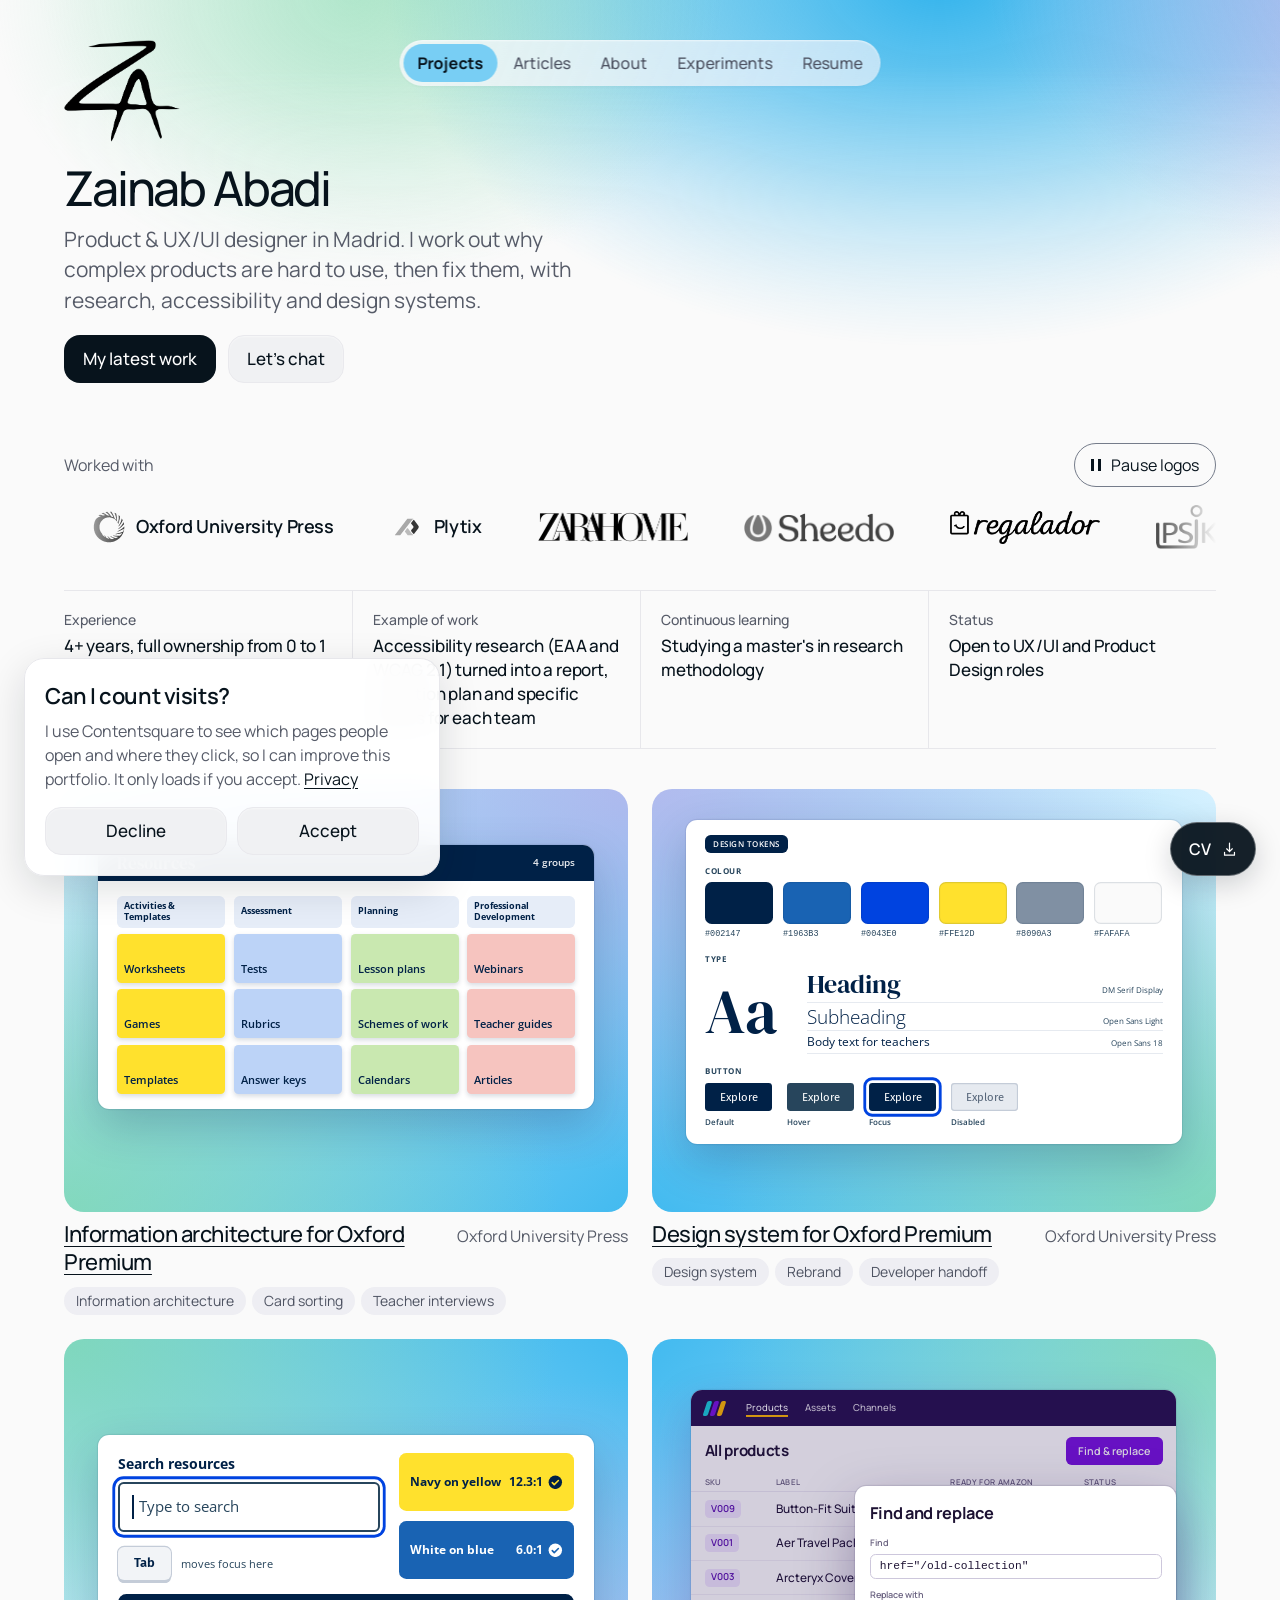
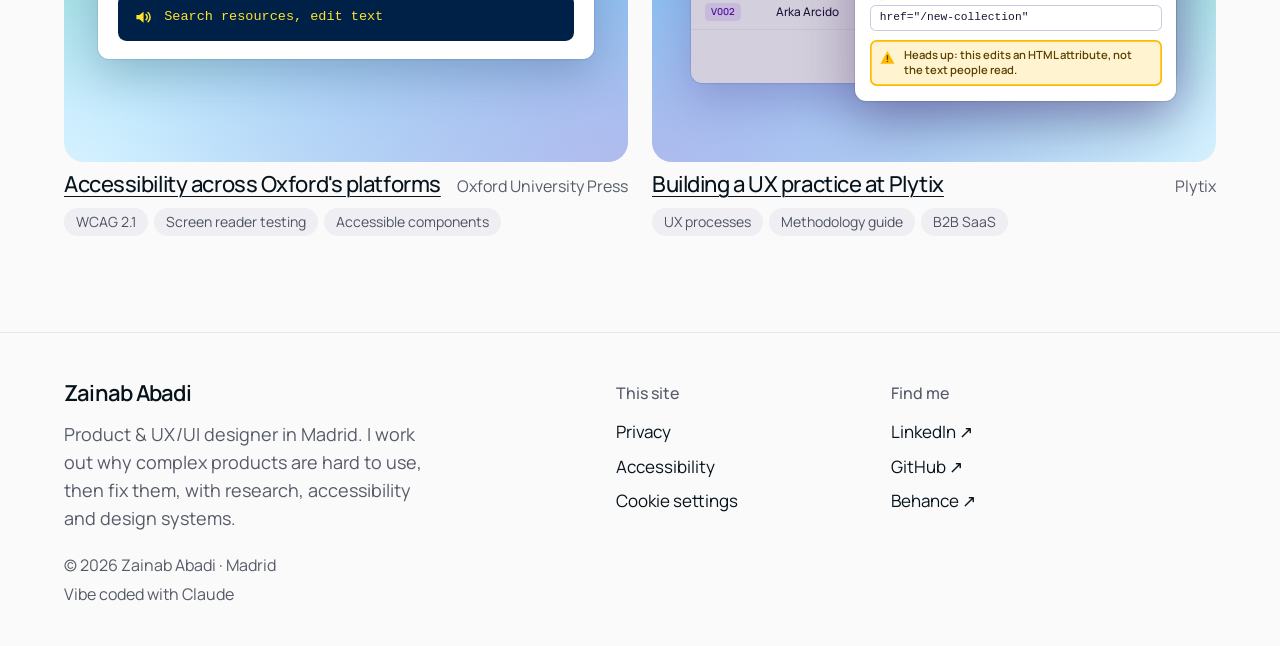
<file: index.html>
<!doctype html>
<html lang="en"><head>
<meta charset="utf-8"><meta name="viewport" content="width=device-width,initial-scale=1">
<title>Zainab Abadi | Product &amp; UX/UI Designer</title><meta name="description" content="Zainab Abadi, Product &amp; UX/UI designer in Madrid. Case studies on research, information architecture, accessibility and design systems.">
<meta name="theme-color" content="#fafafa"><link rel="icon" type="image/svg+xml" href="favicon.svg">
<link rel="preconnect" href="https://fonts.googleapis.com"><link rel="preconnect" href="https://fonts.gstatic.com" crossorigin>
<link href="https://fonts.googleapis.com/css2?family=Manrope:wght@400;500;600;700&display=swap" rel="stylesheet">
<link rel="stylesheet" href="style.css?v=20261103a"><link rel="stylesheet" href="glass.css?v=20261103a">
<link rel="stylesheet" href="extras.css?v=20261028d">
<link href="https://fonts.googleapis.com/css2?family=DM+Serif+Display&family=Open+Sans:wght@300;400;600;700&family=Fira+Sans:wght@400;600&display=swap" rel="stylesheet">
<link rel="stylesheet" href="thumbs.css?v=20261030a">
<script>document.documentElement.classList.add("js");setTimeout(function(){if(!window.__thumbs)document.documentElement.classList.remove("js")},3000)</script>
<link rel="stylesheet" href="type.css?v=20261112b">
</head><body><div class="brand-atmosphere" aria-hidden="true"></div><a class="skip-link" href="#main">Skip to content</a>
<header class="topbar"><nav class="dock-links" aria-label="Primary navigation"><a href="index.html" class="is-current" aria-current="page">Projects</a><a href="articles.html">Articles</a><a href="about.html">About</a><a href="experiments.html">Experiments</a><a href="resume.html">Resume</a></nav></header>
<a class="cv-bubble" href="assets/Zainab-Abadi-CV.pdf" download="Zainab-Abadi-CV.pdf" aria-label="Download CV (PDF)" title="Download CV (PDF)"><span>CV</span><svg width="17" height="17" viewBox="0 0 24 24" fill="none" stroke="currentColor" stroke-width="1.7" stroke-linecap="round" stroke-linejoin="round" aria-hidden="true"><path d="M12 3v12m-4-4 4 4 4-4M5 16v4h14v-4"/></svg></a>
<main id="main"><section class="container hero" aria-labelledby="profile-name">
  <a class="profile-link" href="index.html" aria-label="Zainab Abadi, home"><img class="profile-logo" src="assets/logo-white.png" width="663" height="582" alt="Zainab Abadi logo" fetchpriority="high"></a>
  <h1 id="profile-name">Zainab Abadi</h1>
  <p class="intro">Product &amp; UX/UI designer in Madrid. I work out why complex products are hard to use, then fix them, with research, accessibility and design systems.</p>
  <div class="hero-actions"><a class="button" href="index.html#work">My latest work</a><a class="button button-secondary" href="mailto:zainab.abadi.s@gmail.com" data-contact>Let's chat</a></div>
</section>
<section class="container trust" aria-labelledby="trust-label">
  <div class="trust-head"><p id="trust-label">Worked with</p><button type="button" class="ribbon-toggle" aria-controls="ribbon-track"><span class="ribbon-toggle-icon" aria-hidden="true"></span><span class="ribbon-toggle-text">Pause logos</span></button></div>
  <div class="ribbon"><div class="ribbon-inner" id="ribbon-track">
    <ul class="ribbon-list"><li><span class="rl-mark"><img src="assets/oup-logo.svg" alt="" width="34" height="34"><span>Oxford University Press</span></span></li><li><span class="rl-mark"><img src="assets/plytix-logo.svg" alt="" width="34" height="34"><span>Plytix</span></span></li><li><img class="rl rl-zara" src="assets/logos/logo-zara-home.png" alt="Zara Home" width="605" height="120"></li><li><img class="rl rl-sheedo" src="assets/logos/logo-sheedo.png" alt="Sheedo" width="619" height="120"></li><li><img class="rl rl-regalador" src="assets/logos/logo-regalador.png" alt="Regalador" width="545" height="120"></li><li><img class="rl rl-ipsik" src="assets/logos/logo-ipsik.png" alt="IPSIK" width="168" height="120"></li><li><img class="rl rl-alma" src="assets/logos/logo-alma-en-pena.png" alt="Alma en Pena" width="1366" height="120"></li><li><img class="rl rl-cam" src="assets/logos/logo-ca-minando-fronteras.png" alt="Ca-minando Fronteras" width="282" height="120"></li><li><img class="rl rl-pop" src="assets/logos/logo-poplockslay.png" alt="Poplockslay" width="560" height="160"></li></ul>
    <ul class="ribbon-list ribbon-dup" aria-hidden="true"><li><span class="rl-mark"><img src="assets/oup-logo.svg" alt="" width="34" height="34"><span>Oxford University Press</span></span></li><li><span class="rl-mark"><img src="assets/plytix-logo.svg" alt="" width="34" height="34"><span>Plytix</span></span></li><li><img class="rl rl-zara" src="assets/logos/logo-zara-home.png" alt="" width="605" height="120"></li><li><img class="rl rl-sheedo" src="assets/logos/logo-sheedo.png" alt="" width="619" height="120"></li><li><img class="rl rl-regalador" src="assets/logos/logo-regalador.png" alt="" width="545" height="120"></li><li><img class="rl rl-ipsik" src="assets/logos/logo-ipsik.png" alt="" width="168" height="120"></li><li><img class="rl rl-alma" src="assets/logos/logo-alma-en-pena.png" alt="" width="1366" height="120"></li><li><img class="rl rl-cam" src="assets/logos/logo-ca-minando-fronteras.png" alt="" width="282" height="120"></li><li><img class="rl rl-pop" src="assets/logos/logo-poplockslay.png" alt="" width="560" height="160"></li></ul>
  </div></div>
</section>
<section class="container glance" aria-label="At a glance"><dl>
  <div><dt>Experience</dt><dd>4+ years, full ownership from 0 to 1</dd></div>
  <div><dt>Example of work</dt><dd>Accessibility research (EAA and WCAG 2.1) turned into a report, an action plan and specific guides for each team</dd></div>
  <div><dt>Continuous learning</dt><dd>Studying a master's in research methodology</dd></div>
  <div><dt>Status</dt><dd>Open to UX/UI and Product Design roles</dd></div>
</dl></section>
<section id="work" class="container work-section" aria-labelledby="work-heading"><h2 id="work-heading" class="sr-only">Selected projects</h2><div class="work-grid"><a class="work-card" href="project.html?slug=oxford-platform" aria-label="Read case study: Information architecture for Oxford Premium">
  <div class="card-art card-art-1">
<div class="thumb thumb-rs" aria-hidden="true">
  <div class="rs-board">
    <div class="rs-top"><span>Resources</span><small>4 groups</small></div>
    <div class="rs-cols">
      <div class="rs-col rs-c1"><div class="rs-h" style="--i:0">Activities &amp; Templates</div>
        <div class="rs-n" style="--j:0;--sx:30cqw;--sy:12cqw;--sr:-9deg">Worksheets</div>
        <div class="rs-n" style="--j:4;--sx:44cqw;--sy:-4cqw;--sr:6deg">Games</div>
        <div class="rs-n" style="--j:8;--sx:20cqw;--sy:-14cqw;--sr:-3deg">Templates</div></div>
      <div class="rs-col rs-c2"><div class="rs-h" style="--i:1">Assessment</div>
        <div class="rs-n" style="--j:1;--sx:-26cqw;--sy:9cqw;--sr:8deg">Tests</div>
        <div class="rs-n" style="--j:5;--sx:18cqw;--sy:16cqw;--sr:-7deg">Rubrics</div>
        <div class="rs-n" style="--j:9;--sx:-12cqw;--sy:-12cqw;--sr:4deg">Answer keys</div></div>
      <div class="rs-col rs-c3"><div class="rs-h" style="--i:2">Planning</div>
        <div class="rs-n" style="--j:2;--sx:-30cqw;--sy:15cqw;--sr:5deg">Lesson plans</div>
        <div class="rs-n" style="--j:6;--sx:-6cqw;--sy:8cqw;--sr:-10deg">Schemes of work</div>
        <div class="rs-n" style="--j:10;--sx:-34cqw;--sy:-10cqw;--sr:7deg">Calendars</div></div>
      <div class="rs-col rs-c4"><div class="rs-h" style="--i:3">Professional Development</div>
        <div class="rs-n" style="--j:3;--sx:-52cqw;--sy:12cqw;--sr:-6deg">Webinars</div>
        <div class="rs-n" style="--j:7;--sx:-38cqw;--sy:-2cqw;--sr:9deg">Teacher guides</div>
        <div class="rs-n" style="--j:11;--sx:-58cqw;--sy:-14cqw;--sr:-4deg">Articles</div></div>
    </div>
  </div>
</div>
</div>
  <div class="work-meta"><h3>Information architecture for Oxford Premium</h3><span class="year">Oxford University Press</span></div><ul class="chips" aria-label="Topics"><li>Information architecture</li><li>Card sorting</li><li>Teacher interviews</li></ul>
</a>
<a class="work-card" href="project.html?slug=oxford-system" aria-label="Read case study: Design system for Oxford Premium">
  <div class="card-art card-art-2">
<div class="thumb thumb-ds" aria-hidden="true">
  <div class="ds-board">
    <span class="ds-tag">Design tokens</span>
    <div><div class="ds-label">Colour</div><div class="ds-swatches">
      <div class="ds-sw" style="--i:0"><i style="background:#002147"></i><span>#002147</span></div>
      <div class="ds-sw" style="--i:1"><i style="background:#1963B3"></i><span>#1963B3</span></div>
      <div class="ds-sw" style="--i:2"><i style="background:#0043E0"></i><span>#0043E0</span></div>
      <div class="ds-sw" style="--i:3"><i style="background:#FFE12D"></i><span>#FFE12D</span></div>
      <div class="ds-sw" style="--i:4"><i style="background:#8090A3"></i><span>#8090A3</span></div>
      <div class="ds-sw" style="--i:5"><i style="background:#FAFAFA"></i><span>#FAFAFA</span></div>
    </div></div>
    <div><div class="ds-label">Type</div><div class="ds-type">
      <div class="ds-aa">Aa</div>
      <div class="ds-lines">
        <div class="ds-line" style="--i:0"><b class="f-display">Heading</b><small>DM Serif Display</small></div>
        <div class="ds-line" style="--i:1"><b class="f-light">Subheading</b><small>Open Sans Light</small></div>
        <div class="ds-line" style="--i:2"><b class="f-body">Body text for teachers</b><small>Open Sans 18</small></div>
      </div></div></div>
    <div><div class="ds-label">Button</div><div class="ds-buttons">
      <div class="ds-b" style="--i:0"><span class="ds-btn">Explore</span><small>Default</small></div>
      <div class="ds-b" style="--i:1"><span class="ds-btn ds-hover">Explore</span><small>Hover</small></div>
      <div class="ds-b" style="--i:2"><span class="ds-btn ds-focus">Explore</span><small>Focus</small></div>
      <div class="ds-b" style="--i:3"><span class="ds-btn ds-off">Explore</span><small>Disabled</small></div>
    </div></div>
  </div>
</div>
</div>
  <div class="work-meta"><h3>Design system for Oxford Premium</h3><span class="year">Oxford University Press</span></div><ul class="chips" aria-label="Topics"><li>Design system</li><li>Rebrand</li><li>Developer handoff</li></ul>
</a>
<a class="work-card" href="project.html?slug=oxford-accessibility" aria-label="Read case study: Accessibility across Oxford&#39;s platforms">
  <div class="card-art card-art-3">
<div class="thumb thumb-ax" aria-hidden="true">
  <div class="ax-board">
    <div class="ax-form">
      <div class="ax-label">Search resources</div>
      <div class="ax-input"><i></i>Type to search</div>
      <div class="ax-keyrow"><span class="ax-key">Tab</span><span class="ax-hint">moves focus here</span></div>
    </div>
    <div class="ax-chips">
      <div class="ax-chip c1" style="--i:0"><span>Navy on yellow</span><em>12.3:1 <svg viewBox="0 0 24 24"><circle cx="12" cy="12" r="11" fill="#002147"/><path d="m7 12.5 3.2 3.2L17 9" fill="none" stroke="#ffe12d" stroke-width="2.6" stroke-linecap="round" stroke-linejoin="round"/></svg></em></div>
      <div class="ax-chip c2" style="--i:1"><span>White on blue</span><em>6.0:1 <svg viewBox="0 0 24 24"><circle cx="12" cy="12" r="11" fill="#fff"/><path d="m7 12.5 3.2 3.2L17 9" fill="none" stroke="#1963b3" stroke-width="2.6" stroke-linecap="round" stroke-linejoin="round"/></svg></em></div>
    </div>
    <div class="ax-sr">
      <svg viewBox="0 0 24 24"><path d="M4 9.5v5h3.6l4.9 4V5.5l-4.9 4H4Z" fill="#ffe12d"/><path d="M15.5 9a4 4 0 0 1 0 6M17.8 6.5a7.5 7.5 0 0 1 0 11" fill="none" stroke="#ffe12d" stroke-width="1.8" stroke-linecap="round"/></svg>
      <q>Search resources, edit text</q>
    </div>
  </div>
</div>
</div>
  <div class="work-meta"><h3>Accessibility across Oxford&#39;s platforms</h3><span class="year">Oxford University Press</span></div><ul class="chips" aria-label="Topics"><li>WCAG 2.1</li><li>Screen reader testing</li><li>Accessible components</li></ul>
</a>
<a class="work-card" href="project.html?slug=plytix" aria-label="Read case study: Building a UX practice at Plytix">
  <div class="card-art card-art-4">
<div class="thumb thumb-plytix" aria-hidden="true">
  <div class="tp-window">
    <div class="tp-nav"><span class="tp-logo"><i></i><i></i><i></i></span><span class="is-on">Products</span><span>Assets</span><span>Channels</span></div>
    <div class="tp-bar"><span class="tp-title">All products</span><span class="tp-btn">Find &amp; replace</span></div>
    <div class="tp-head"><span>SKU</span><span>Label</span><span>Ready for Amazon</span><span>Status</span></div>
    <div class="tp-row" style="--i:0"><span class="tp-sku">V009</span><span>Button-Fit Suit Jacket</span><span class="tp-bar-track" style="--p:87%">87.5%</span><span class="tp-chip ok">Completed</span></div>
    <div class="tp-row" style="--i:1"><span class="tp-sku">V001</span><span>Aer Travel Pack 2</span><span class="tp-bar-track" style="--p:87%">87.5%</span><span class="tp-chip ok">Completed</span></div>
    <div class="tp-row" style="--i:2"><span class="tp-sku">V003</span><span>Arcteryx Covert Case</span><span class="tp-bar-track" style="--p:75%">75.0%</span><span class="tp-chip draft">Draft</span></div>
    <div class="tp-row" style="--i:3"><span class="tp-sku">V002</span><span>Arka Arcido</span><span class="tp-bar-track" style="--p:62%">62.5%</span><span class="tp-chip draft">Draft</span></div>
    <div class="tp-scrim"></div>
  </div>
  <div class="tp-dialog">
    <div class="tp-dialog-title">Find and replace</div>
    <div class="tp-label">Find</div>
    <div class="tp-input"><span class="tp-type-1">href="/old-collection"</span></div>
    <div class="tp-label">Replace with</div>
    <div class="tp-input"><span class="tp-type-2">href="/new-collection"</span></div>
    <div class="tp-warning">
      <svg viewBox="0 0 24 24" aria-hidden="true"><path d="M12 3 2 21h20L12 3Z" fill="#ffb900"/><path d="M12 9.5v5M12 17.6v.1" stroke="#5b4100" stroke-width="2" stroke-linecap="round"/></svg>
      <span>Heads up: this edits an HTML attribute, not the text people read.</span>
    </div>
  </div>
  <svg class="tp-cursor" viewBox="0 0 24 24" aria-hidden="true"><path d="M3 2l7.5 19 2.7-7.8L21 10.5 3 2Z" fill="#111" stroke="#fff" stroke-width="1.6" stroke-linejoin="round"/></svg>
</div>
</div>
  <div class="work-meta"><h3>Building a UX practice at Plytix</h3><span class="year">Plytix</span></div><ul class="chips" aria-label="Topics"><li>UX processes</li><li>Methodology guide</li><li>B2B SaaS</li></ul>
</a></div></section>
</main>
<footer class="footer"><div class="container footer-grid">
  <div class="footer-profile"><a class="footer-name" href="index.html">Zainab Abadi</a><p>Product &amp; UX/UI designer in Madrid. I work out why complex products are hard to use, then fix them, with research, accessibility and design systems.</p><small>© 2026 Zainab Abadi · Madrid</small><small class="footer-credit">Vibe coded with Claude</small></div>
  <nav class="footer-links" aria-label="Site information"><h2>This site</h2><a href="privacy.html">Privacy</a><a href="accessibility.html">Accessibility</a><button type="button" class="cookie-settings" data-cookie-settings>Cookie settings</button></nav>
  <div class="footer-contact"><h2>Find me</h2><a href="https://www.linkedin.com/in/zainab-abadi-7878951b0/" target="_blank" rel="noopener noreferrer">LinkedIn <span aria-hidden="true">↗</span></a><a href="https://github.com/Abadisedraoui" target="_blank" rel="noopener noreferrer">GitHub <span aria-hidden="true">↗</span></a><a href="https://www.behance.net/az119" target="_blank" rel="noopener noreferrer">Behance <span aria-hidden="true">↗</span></a></div>
</div></footer>
<script defer src="navigation.js?v=20261021-tabfolio"></script><script defer src="thumbs.js?v=20261029"></script><script defer src="ribbon.js?v=20261029"></script><script defer src="consent.js?v=20261028"></script><script defer src="contact.js?v=20261028c"></script>
</body></html>
</file>
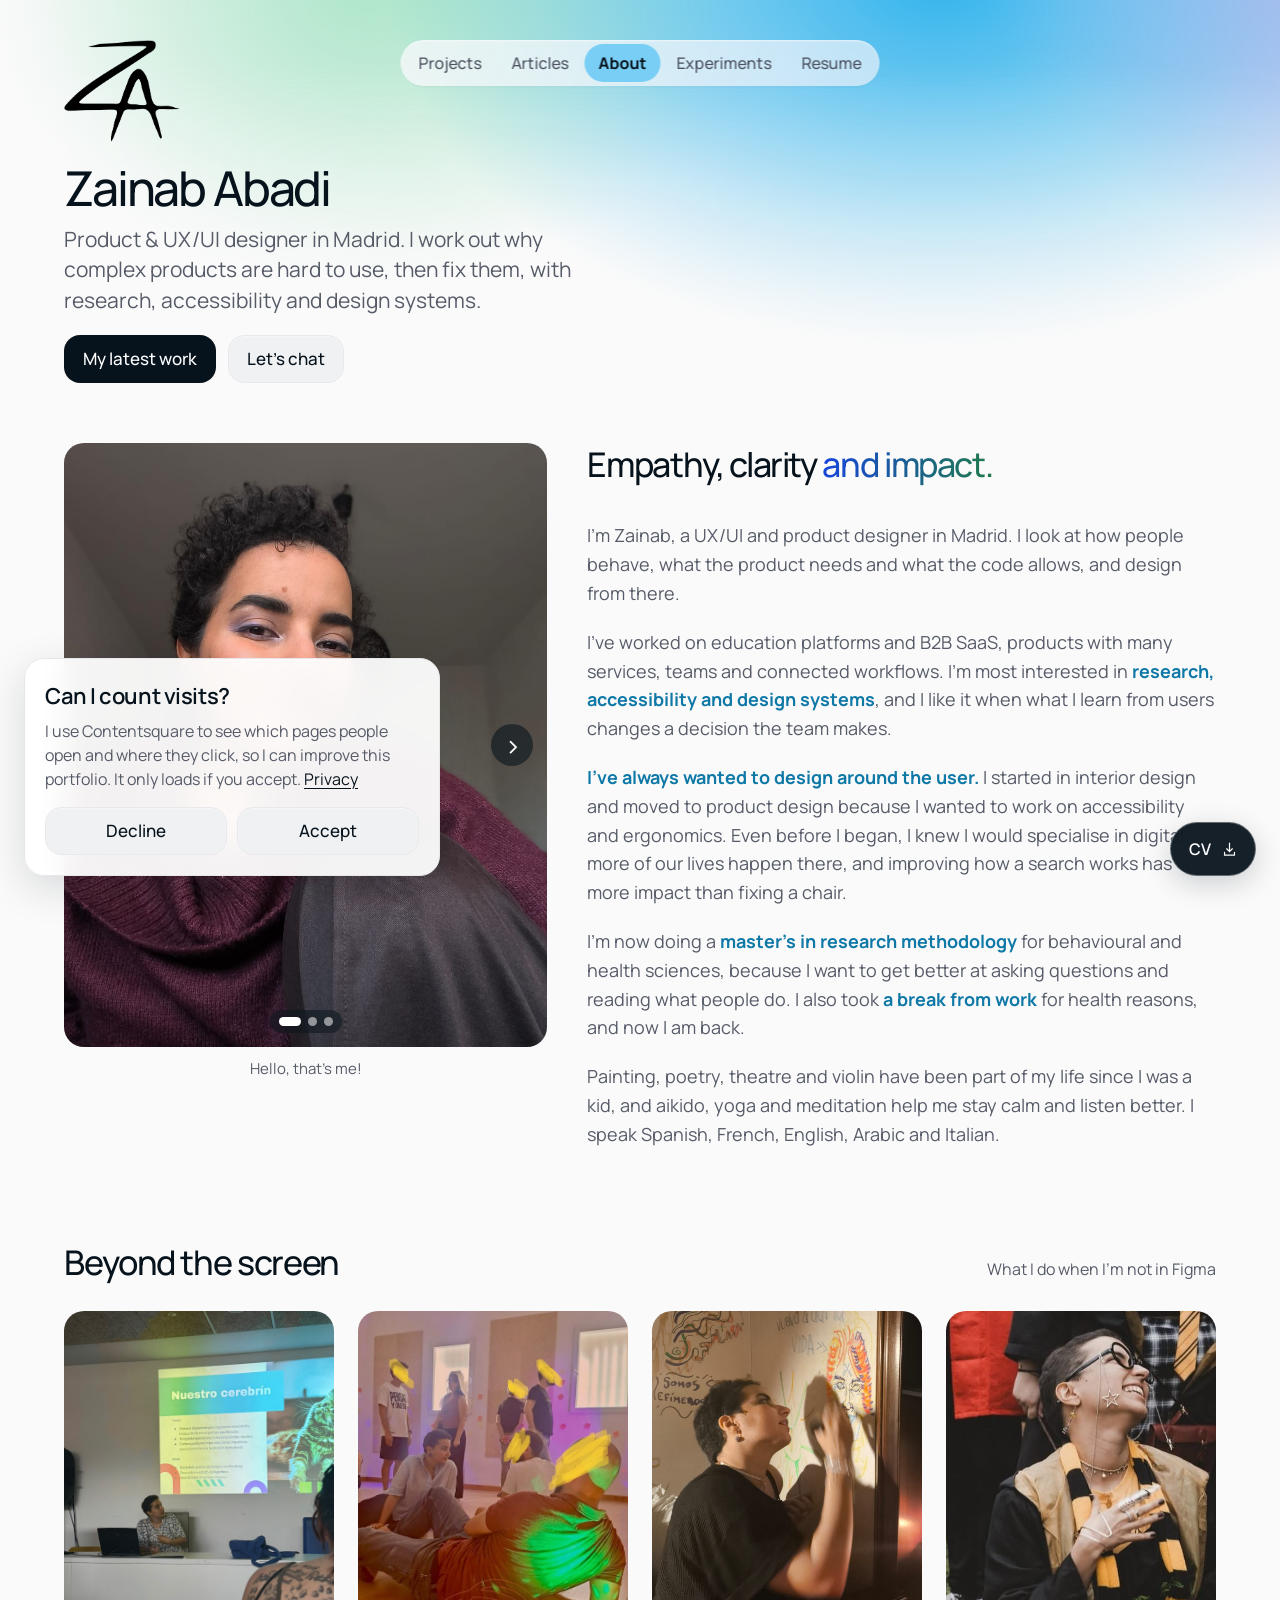
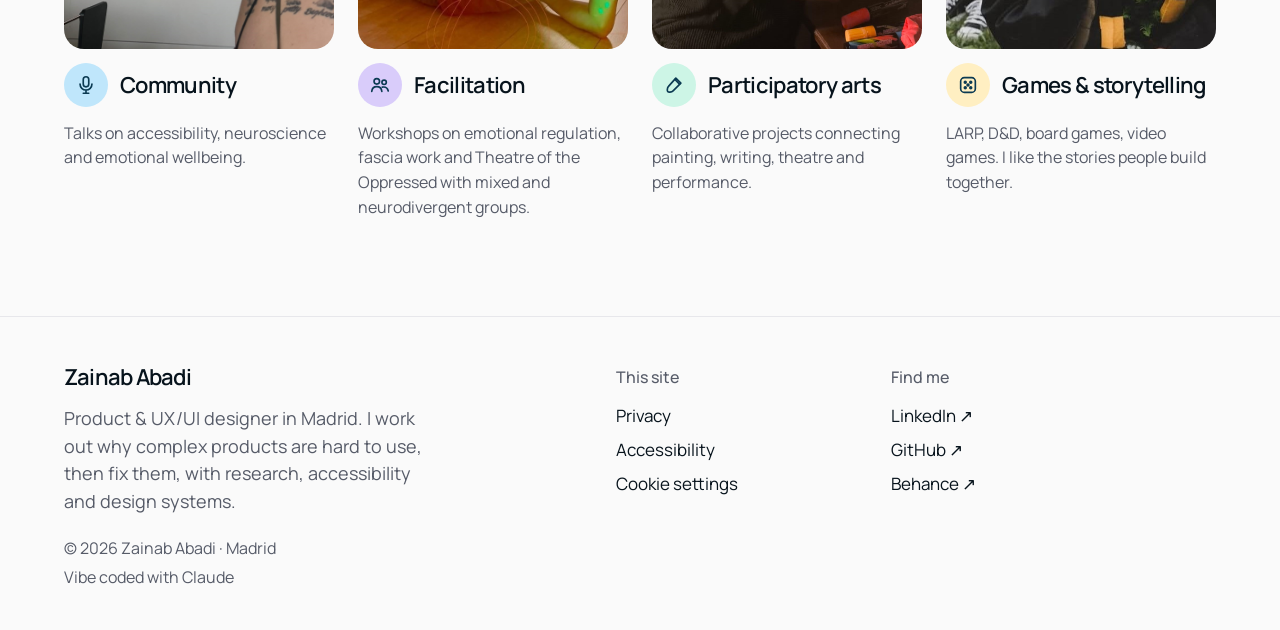
<file: about.html>
<!doctype html>
<html lang="en"><head>
<meta charset="utf-8"><meta name="viewport" content="width=device-width,initial-scale=1">
<title>About | Zainab Abadi</title><meta name="description" content="About Zainab Abadi, Product &amp; UX/UI Designer: experience, research, accessibility and creative practice.">
<meta name="theme-color" content="#fafafa"><link rel="icon" type="image/svg+xml" href="favicon.svg">
<link rel="preconnect" href="https://fonts.googleapis.com"><link rel="preconnect" href="https://fonts.gstatic.com" crossorigin>
<link href="https://fonts.googleapis.com/css2?family=Manrope:wght@400;500;600;700&display=swap" rel="stylesheet">
<link rel="stylesheet" href="style.css?v=20261103a"><link rel="stylesheet" href="glass.css?v=20261103a">
<link rel="stylesheet" href="extras.css?v=20261028d">
<link rel="stylesheet" href="type.css?v=20261112b">
</head><body><div class="brand-atmosphere" aria-hidden="true"></div><a class="skip-link" href="#main">Skip to content</a>
<header class="topbar"><nav class="dock-links" aria-label="Primary navigation"><a href="index.html">Projects</a><a href="articles.html">Articles</a><a href="about.html" class="is-current" aria-current="page">About</a><a href="experiments.html">Experiments</a><a href="resume.html">Resume</a></nav></header>
<a class="cv-bubble" href="assets/Zainab-Abadi-CV.pdf" download="Zainab-Abadi-CV.pdf" aria-label="Download CV (PDF)" title="Download CV (PDF)"><span>CV</span><svg width="17" height="17" viewBox="0 0 24 24" fill="none" stroke="currentColor" stroke-width="1.7" stroke-linecap="round" stroke-linejoin="round" aria-hidden="true"><path d="M12 3v12m-4-4 4 4 4-4M5 16v4h14v-4"/></svg></a>
<main id="main"><section class="container hero" aria-labelledby="profile-name">
  <a class="profile-link" href="index.html" aria-label="Zainab Abadi, home"><img class="profile-logo" src="assets/logo-white.png" width="663" height="582" alt="Zainab Abadi logo" fetchpriority="high"></a>
  <h1 id="profile-name">Zainab Abadi</h1>
  <p class="intro">Product &amp; UX/UI designer in Madrid. I work out why complex products are hard to use, then fix them, with research, accessibility and design systems.</p>
  <div class="hero-actions"><a class="button" href="index.html#work">My latest work</a><a class="button button-secondary" href="mailto:zainab.abadi.s@gmail.com" data-contact>Let's chat</a></div>
</section>
<section class="container about-story">
  <figure class="about-photo about-carousel" data-about-carousel tabindex="0" aria-roledescription="carousel" aria-label="A few things about me">
    <div class="about-carousel-viewport">
      <div class="about-carousel-slide is-active" data-caption="Hello, that's me!" aria-hidden="false">
        <img class="about-portrait" src="assets/zainab-portrait.jpg" alt="Zainab wearing a purple sweater" fetchpriority="high">
      </div>
      <div class="about-carousel-slide" data-caption="I'm an adopted chulapa living in Madrid!" aria-hidden="true">
        <img class="about-portrait" src="assets/zainab-chulapa.jpg" alt="Zainab dressed as a chulapa in Madrid" loading="lazy">
      </div>
      <div class="about-carousel-slide" data-caption="I like to analyse my surroundings and the usability of public services." aria-hidden="true">
        <img class="about-portrait" src="assets/zainab-public-transport.gif" alt="Zainab on public transport" loading="lazy">
      </div>
      <button class="about-carousel-arrow about-carousel-prev" type="button" aria-label="Previous photo">‹</button>
      <button class="about-carousel-arrow about-carousel-next" type="button" aria-label="Next photo">›</button>
      <div class="about-carousel-dots" role="group" aria-label="Choose photo">
        <button class="is-active" type="button" aria-label="Show photo 1" aria-current="true"></button>
        <button type="button" aria-label="Show photo 2"></button>
        <button type="button" aria-label="Show photo 3"></button>
      </div>
    </div>
    <figcaption data-about-carousel-caption>Hello, that's me!</figcaption>
  </figure>
  <div class="about-story-copy">
    <h2>Empathy, clarity <span class="gradient-text">and impact.</span></h2>
    <p>I'm Zainab, a UX/UI and product designer in Madrid. I look at how people behave, what the product needs and what the code allows, and design from there.</p>
    <p>I've worked on education platforms and B2B SaaS, products with many services, teams and connected workflows. I'm most interested in <strong class="hl">research, accessibility and design systems</strong>, and I like it when what I learn from users changes a decision the team makes.</p>
    <p><strong class="hl">I've always wanted to design around the user.</strong> I started in interior design and moved to product design because I wanted to work on accessibility and ergonomics. Even before I began, I knew I would specialise in digital: more of our lives happen there, and improving how a search works has more impact than fixing a chair.</p>
    <p>I'm now doing a <strong class="hl">master's in research methodology</strong> for behavioural and health sciences, because I want to get better at asking questions and reading what people do. I also took <strong class="hl">a break from work</strong> for health reasons, and now I am back.</p>
    <p>Painting, poetry, theatre and violin have been part of my life since I was a kid, and aikido, yoga and meditation help me stay calm and listen better. I speak Spanish, French, English, Arabic and Italian.</p>
  </div>
</section><section class="container section" aria-labelledby="cards-title"><div class="section-heading"><h2 id="cards-title">Beyond the screen</h2><p>What I do when I'm not in Figma</p></div><div class="life-grid"><article class="life-item"><img src="assets/zainab-community-talk.jpg" alt="Zainab giving a talk on neuroscience" loading="lazy"><div class="life-head"><span class="life-icon li-blue" aria-hidden="true"><svg viewBox="0 0 24 24"><rect x="9" y="3" width="6" height="11" rx="3"/><path d="M5.5 11a6.5 6.5 0 0 0 13 0M12 17.5V21M9 21h6"/></svg></span><h3>Community</h3></div><p>Talks on accessibility, neuroscience and emotional wellbeing.</p></article><article class="life-item"><img src="assets/zainab-facilitating-workshop.jpg" alt="Zainab facilitating a workshop" loading="lazy"><div class="life-head"><span class="life-icon li-lilac" aria-hidden="true"><svg viewBox="0 0 24 24"><circle cx="8.5" cy="8" r="3"/><circle cx="16.5" cy="9" r="2.4"/><path d="M3 19c.4-3.4 2.6-5.2 5.5-5.2S13.6 15.6 14 19M14.5 14.3c2.8-.5 5.7.8 6.5 4.2"/></svg></span><h3>Facilitation</h3></div><p>Workshops on emotional regulation, fascia work and Theatre of the Oppressed with mixed and neurodivergent groups.</p></article><article class="life-item"><img src="assets/zainab-painting-mural.jpg" alt="Zainab painting a mural" loading="lazy"><div class="life-head"><span class="life-icon li-mint" aria-hidden="true"><svg viewBox="0 0 24 24"><path d="M14 4.5 19.5 10 11 18.5c-1 1-2.2 1.2-3.5 1.3-2 .2-3-.8-2.8-2.8.1-1.3.3-2.5 1.3-3.5Z"/><path d="m13 6 5 5"/></svg></span><h3>Participatory arts</h3></div><p>Collaborative projects connecting painting, writing, theatre and performance.</p></article><article class="life-item"><img src="assets/zainab-larp-event.jpg" alt="Zainab at a live-action role-playing event" loading="lazy"><div class="life-head"><span class="life-icon li-cream" aria-hidden="true"><svg viewBox="0 0 24 24"><rect x="4" y="4" width="16" height="16" rx="4"/><circle cx="9" cy="9" r="1" fill="currentColor"/><circle cx="15" cy="9" r="1" fill="currentColor"/><circle cx="12" cy="12" r="1" fill="currentColor"/><circle cx="9" cy="15" r="1" fill="currentColor"/><circle cx="15" cy="15" r="1" fill="currentColor"/></svg></span><h3>Games &amp; storytelling</h3></div><p>LARP, D&amp;D, board games, video games. I like the stories people build together.</p></article></div></section>


</main>
<footer class="footer"><div class="container footer-grid">
  <div class="footer-profile"><a class="footer-name" href="index.html">Zainab Abadi</a><p>Product &amp; UX/UI designer in Madrid. I work out why complex products are hard to use, then fix them, with research, accessibility and design systems.</p><small>© 2026 Zainab Abadi · Madrid</small><small class="footer-credit">Vibe coded with Claude</small></div>
  <nav class="footer-links" aria-label="Site information"><h2>This site</h2><a href="privacy.html">Privacy</a><a href="accessibility.html">Accessibility</a><button type="button" class="cookie-settings" data-cookie-settings>Cookie settings</button></nav>
  <div class="footer-contact"><h2>Find me</h2><a href="https://www.linkedin.com/in/zainab-abadi-7878951b0/" target="_blank" rel="noopener noreferrer">LinkedIn <span aria-hidden="true">↗</span></a><a href="https://github.com/Abadisedraoui" target="_blank" rel="noopener noreferrer">GitHub <span aria-hidden="true">↗</span></a><a href="https://www.behance.net/az119" target="_blank" rel="noopener noreferrer">Behance <span aria-hidden="true">↗</span></a></div>
</div></footer>
<script defer src="navigation.js?v=20261021-tabfolio"></script><script defer src="consent.js?v=20261028"></script><script defer src="contact.js?v=20261028c"></script>
<script defer src="about-carousel.js?v=20261023-fix"></script>
</body></html>
</file>
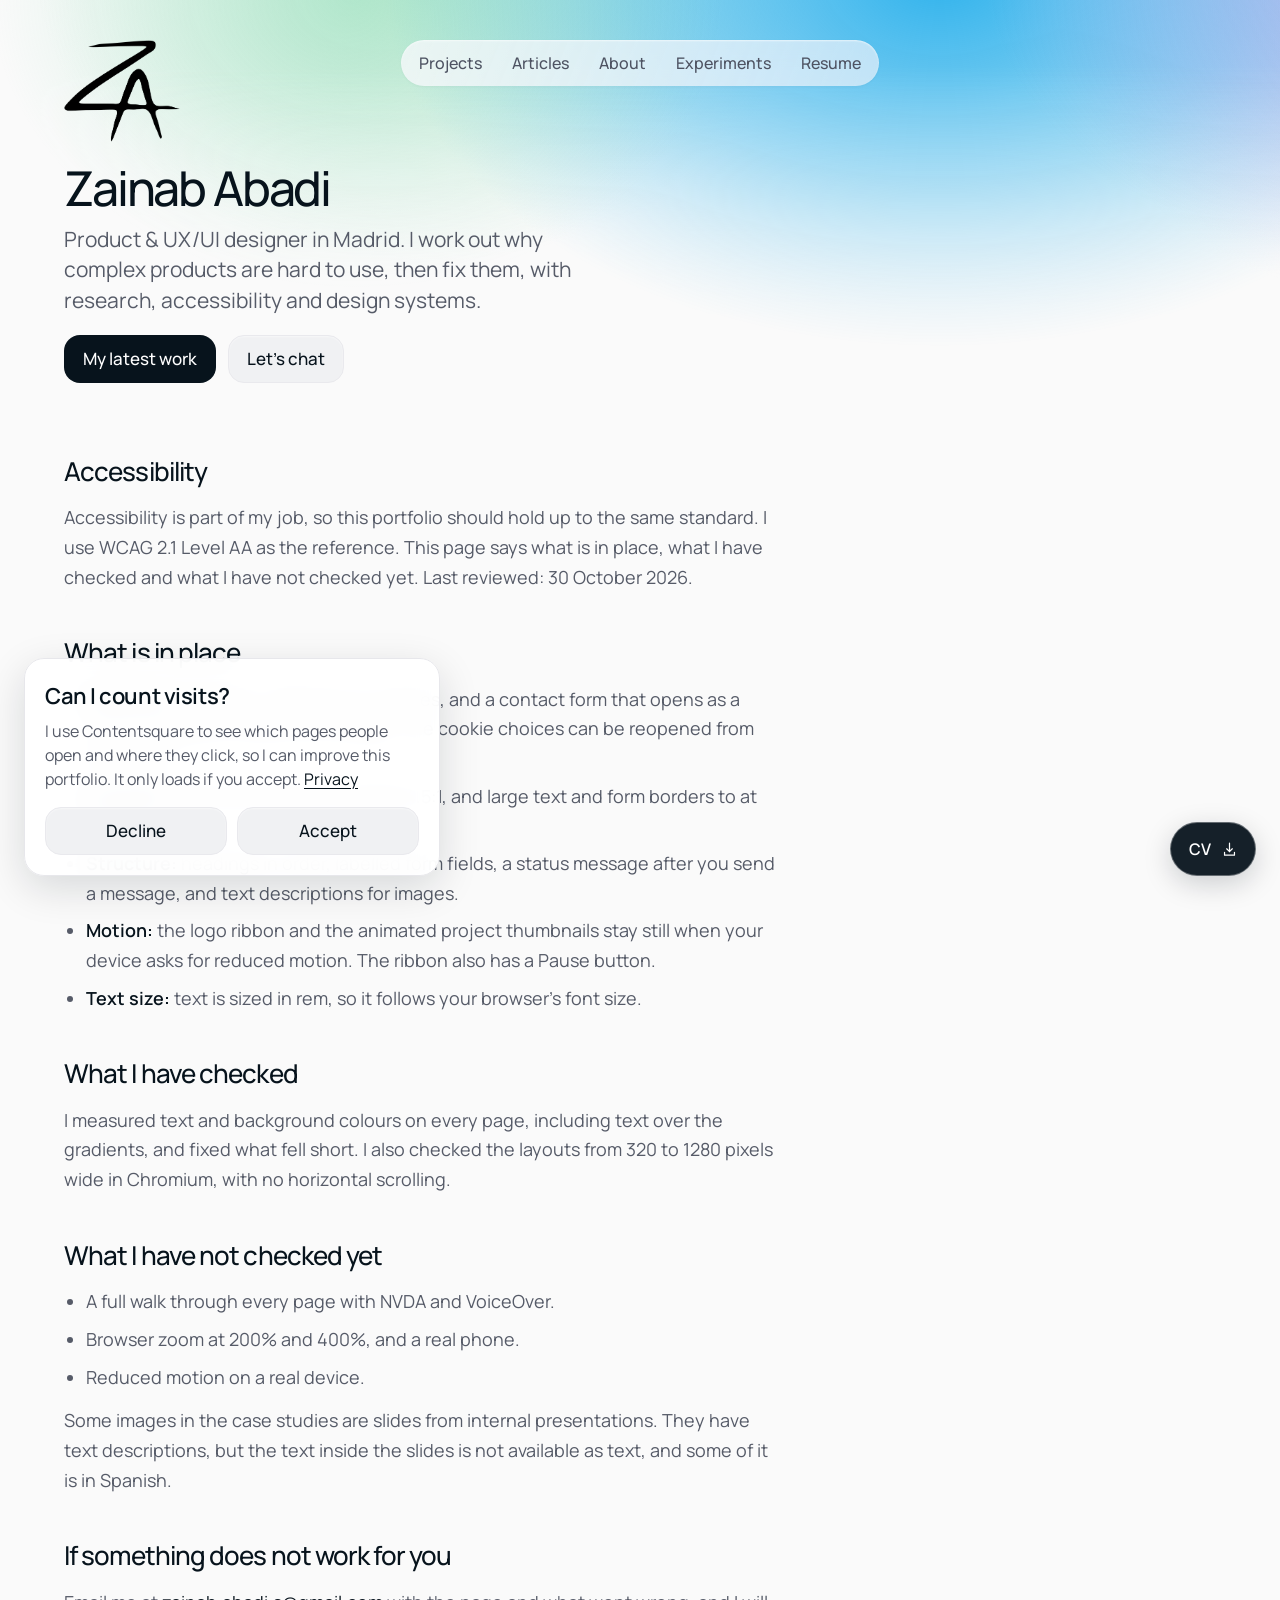
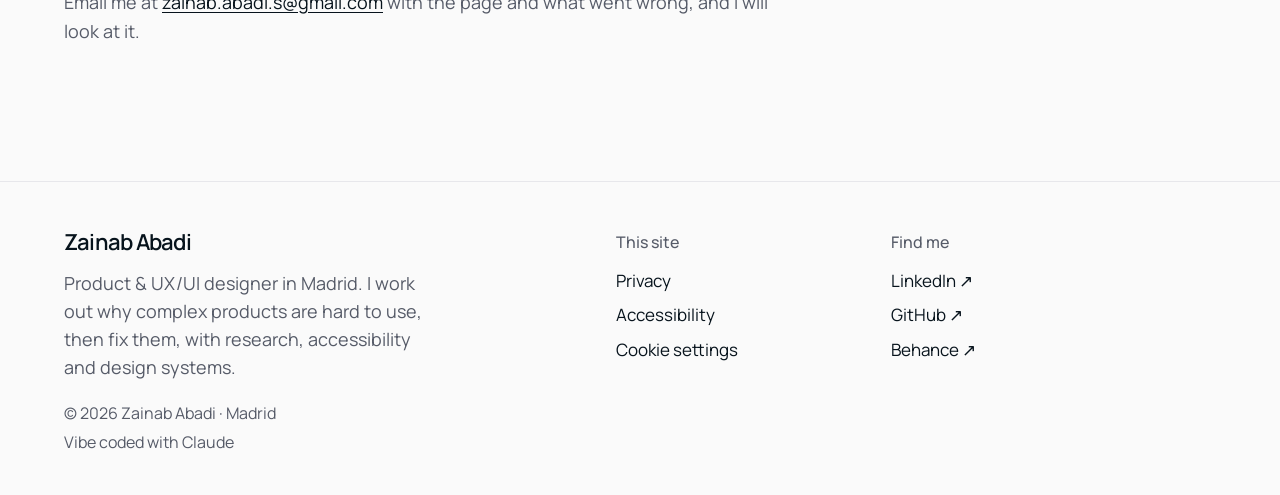
<file: accessibility.html>
<!doctype html>
<html lang="en"><head>
<meta charset="utf-8"><meta name="viewport" content="width=device-width,initial-scale=1">
<title>Accessibility | Zainab Abadi</title><meta name="description" content="What is in place, what has been checked and what has not been checked yet for accessibility on this portfolio.">
<meta name="theme-color" content="#fafafa"><link rel="icon" type="image/svg+xml" href="favicon.svg">
<link rel="preconnect" href="https://fonts.googleapis.com"><link rel="preconnect" href="https://fonts.gstatic.com" crossorigin>
<link href="https://fonts.googleapis.com/css2?family=Manrope:wght@400;500;600;700&display=swap" rel="stylesheet">
<link rel="stylesheet" href="style.css?v=20261103a"><link rel="stylesheet" href="glass.css?v=20261103a">
<link rel="stylesheet" href="extras.css?v=20261028d">
<link rel="stylesheet" href="type.css?v=20261112b">
</head><body><div class="brand-atmosphere" aria-hidden="true"></div><a class="skip-link" href="#main">Skip to content</a>
<header class="topbar"><nav class="dock-links" aria-label="Primary navigation"><a href="index.html">Projects</a><a href="articles.html">Articles</a><a href="about.html">About</a><a href="experiments.html">Experiments</a><a href="resume.html">Resume</a></nav></header>
<a class="cv-bubble" href="assets/Zainab-Abadi-CV.pdf" download="Zainab-Abadi-CV.pdf" aria-label="Download CV (PDF)" title="Download CV (PDF)"><span>CV</span><svg width="17" height="17" viewBox="0 0 24 24" fill="none" stroke="currentColor" stroke-width="1.7" stroke-linecap="round" stroke-linejoin="round" aria-hidden="true"><path d="M12 3v12m-4-4 4 4 4-4M5 16v4h14v-4"/></svg></a>
<main id="main"><section class="container hero" aria-labelledby="profile-name">
  <a class="profile-link" href="index.html" aria-label="Zainab Abadi, home"><img class="profile-logo" src="assets/logo-white.png" width="663" height="582" alt="Zainab Abadi logo" fetchpriority="high"></a>
  <h1 id="profile-name">Zainab Abadi</h1>
  <p class="intro">Product &amp; UX/UI designer in Madrid. I work out why complex products are hard to use, then fix them, with research, accessibility and design systems.</p>
  <div class="hero-actions"><a class="button" href="index.html#work">My latest work</a><a class="button button-secondary" href="mailto:zainab.abadi.s@gmail.com" data-contact>Let's chat</a></div>
</section>
<section class="container privacy-page" aria-labelledby="page-title">
<h2 id="page-title">Accessibility</h2>
<p>Accessibility is part of my job, so this portfolio should hold up to the same standard. I use WCAG 2.1 Level AA as the reference. This page says what is in place, what I have checked and what I have not checked yet. Last reviewed: 30 October 2026.</p>
<h2>What is in place</h2>
<ul>
<li><strong>Keyboard:</strong> a skip link, visible focus outlines, and a contact form that opens as a native dialog and closes with Escape. The cookie choices can be reopened from the footer.</li>
<li><strong>Contrast:</strong> body text is built to at least 4.5:1, and large text and form borders to at least 3:1.</li>
<li><strong>Structure:</strong> headings in order, labelled form fields, a status message after you send a message, and text descriptions for images.</li>
<li><strong>Motion:</strong> the logo ribbon and the animated project thumbnails stay still when your device asks for reduced motion. The ribbon also has a Pause button.</li>
<li><strong>Text size:</strong> text is sized in rem, so it follows your browser's font size.</li>
</ul>
<h2>What I have checked</h2>
<p>I measured text and background colours on every page, including text over the gradients, and fixed what fell short. I also checked the layouts from 320 to 1280 pixels wide in Chromium, with no horizontal scrolling.</p>
<h2>What I have not checked yet</h2>
<ul>
<li>A full walk through every page with NVDA and VoiceOver.</li>
<li>Browser zoom at 200% and 400%, and a real phone.</li>
<li>Reduced motion on a real device.</li>
</ul>
<p>Some images in the case studies are slides from internal presentations. They have text descriptions, but the text inside the slides is not available as text, and some of it is in Spanish.</p>
<h2>If something does not work for you</h2>
<p>Email me at <a href="mailto:zainab.abadi.s@gmail.com">zainab.abadi.s@gmail.com</a> with the page and what went wrong, and I will look at it.</p>
</section>
</main>
<footer class="footer"><div class="container footer-grid">
  <div class="footer-profile"><a class="footer-name" href="index.html">Zainab Abadi</a><p>Product &amp; UX/UI designer in Madrid. I work out why complex products are hard to use, then fix them, with research, accessibility and design systems.</p><small>© 2026 Zainab Abadi · Madrid</small><small class="footer-credit">Vibe coded with Claude</small></div>
  <nav class="footer-links" aria-label="Site information"><h2>This site</h2><a href="privacy.html">Privacy</a><a href="accessibility.html">Accessibility</a><button type="button" class="cookie-settings" data-cookie-settings>Cookie settings</button></nav>
  <div class="footer-contact"><h2>Find me</h2><a href="https://www.linkedin.com/in/zainab-abadi-7878951b0/" target="_blank" rel="noopener noreferrer">LinkedIn <span aria-hidden="true">↗</span></a><a href="https://github.com/Abadisedraoui" target="_blank" rel="noopener noreferrer">GitHub <span aria-hidden="true">↗</span></a><a href="https://www.behance.net/az119" target="_blank" rel="noopener noreferrer">Behance <span aria-hidden="true">↗</span></a></div>
</div></footer>
<script defer src="navigation.js?v=20261021-tabfolio"></script><script defer src="consent.js?v=20261028"></script><script defer src="contact.js?v=20261028c"></script>
</body></html>
</file>
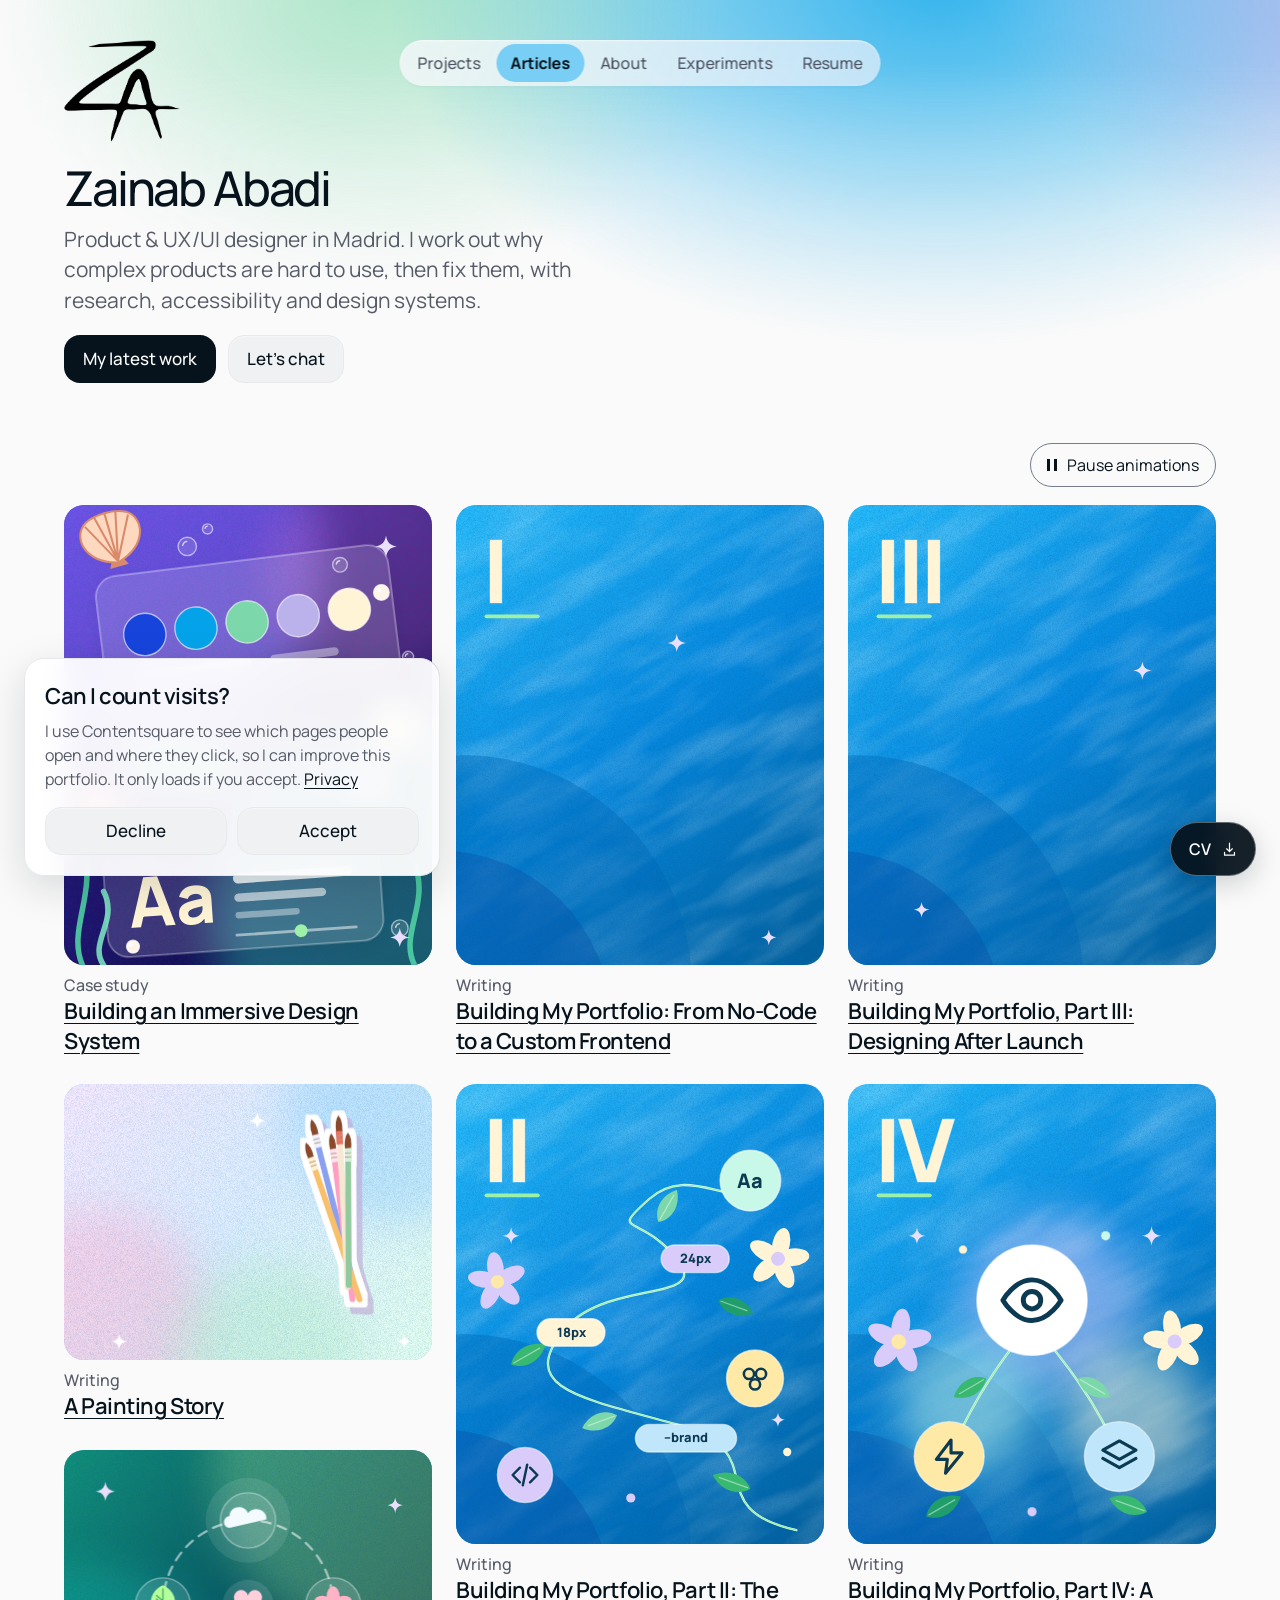
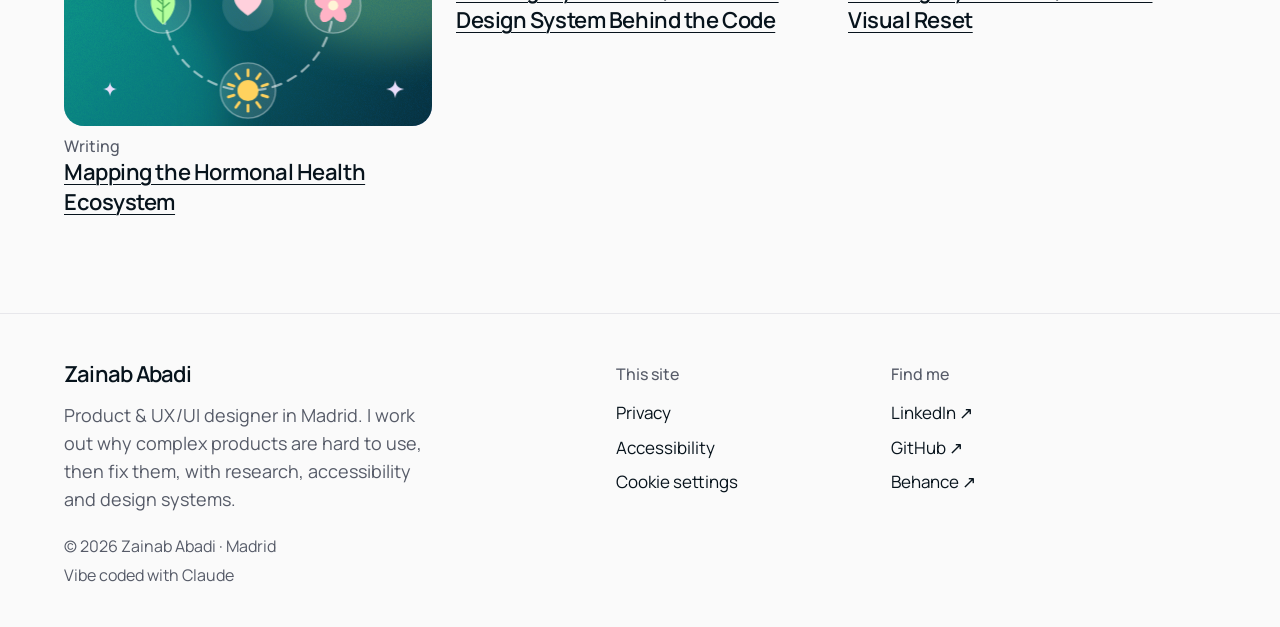
<file: articles.html>
<!doctype html>
<html lang="en"><head>
<meta charset="utf-8"><meta name="viewport" content="width=device-width,initial-scale=1">
<title>Articles | Zainab Abadi</title><meta name="description" content="Articles, visual case studies and reflections by Zainab Abadi, published on Behance and LinkedIn.">
<meta name="theme-color" content="#fafafa"><link rel="icon" type="image/svg+xml" href="favicon.svg">
<link rel="preconnect" href="https://fonts.googleapis.com"><link rel="preconnect" href="https://fonts.gstatic.com" crossorigin>
<link href="https://fonts.googleapis.com/css2?family=Manrope:wght@400;500;600;700&display=swap" rel="stylesheet">
<link rel="stylesheet" href="style.css?v=20261103a"><link rel="stylesheet" href="glass.css?v=20261103a">
<link rel="stylesheet" href="articles.css?v=20261022-blue-motion">
<link rel="stylesheet" href="extras.css?v=20261028d">
<link rel="stylesheet" href="thumbs.css?v=20261030a"><link rel="stylesheet" href="article-thumbs.css?v=20261106a">
<link rel="stylesheet" href="type.css?v=20261112b">
<script>document.documentElement.classList.add("js");setTimeout(function(){if(!window.__thumbs)document.documentElement.classList.remove("js")},3000)</script>
</head><body><div class="brand-atmosphere" aria-hidden="true"></div><a class="skip-link" href="#main">Skip to content</a>
<header class="topbar"><nav class="dock-links" aria-label="Primary navigation"><a href="index.html">Projects</a><a href="articles.html" class="is-current" aria-current="page">Articles</a><a href="about.html">About</a><a href="experiments.html">Experiments</a><a href="resume.html">Resume</a></nav></header>
<a class="cv-bubble" href="assets/Zainab-Abadi-CV.pdf" download="Zainab-Abadi-CV.pdf" aria-label="Download CV (PDF)" title="Download CV (PDF)"><span>CV</span><svg width="17" height="17" viewBox="0 0 24 24" fill="none" stroke="currentColor" stroke-width="1.7" stroke-linecap="round" stroke-linejoin="round" aria-hidden="true"><path d="M12 3v12m-4-4 4 4 4-4M5 16v4h14v-4"/></svg></a>
<main id="main"><section class="container hero" aria-labelledby="profile-name">
  <a class="profile-link" href="index.html" aria-label="Zainab Abadi, home"><img class="profile-logo" src="assets/logo-white.png" width="663" height="582" alt="Zainab Abadi logo" fetchpriority="high"></a>
  <h1 id="profile-name">Zainab Abadi</h1>
  <p class="intro">Product &amp; UX/UI designer in Madrid. I work out why complex products are hard to use, then fix them, with research, accessibility and design systems.</p>
  <div class="hero-actions"><a class="button" href="index.html#work">My latest work</a><a class="button button-secondary" href="mailto:zainab.abadi.s@gmail.com" data-contact>Let's chat</a></div>
</section>
<section class="container articles-section" aria-labelledby="page-title">
  <h2 id="page-title" class="sr-only">Articles</h2>
  <div class="motion-bar"><button type="button" class="ribbon-toggle motion-toggle"><span class="ribbon-toggle-icon" aria-hidden="true"></span><span class="ribbon-toggle-text">Pause animations</span></button></div>
  <div class="articles-grid">
    <a class="article-card" href="https://www.behance.net/gallery/255997619/Building-an-Immersive-Design-System" target="_blank" rel="noopener noreferrer" aria-label="Case study: Building an Immersive Design System (opens in a new tab)" title="Building an Immersive Design System">
      <div class="article-thumbnail" style="--thumbnail-ratio:4 / 5"><div class="thumb" aria-hidden="true"><svg viewBox="0 0 800 1000" xmlns="http://www.w3.org/2000/svg" preserveAspectRatio="xMidYMid slice" aria-hidden="true" focusable="false"><defs> <linearGradient id="g1" gradientUnits="userSpaceOnUse" x1="0" y1="0" x2="800" y2="1000"><stop offset="0" stop-color="#4b32c4"/><stop offset=".5" stop-color="#241475"/><stop offset="1" stop-color="#0d0a3b"/></linearGradient> <filter id="t1" x="0" y="0" width="100%" height="100%"><feTurbulence type="fractalNoise" baseFrequency=".004 .016" numOctaves="3" seed="3"/><feColorMatrix values="0 0 0 0 1 0 0 0 0 1 0 0 0 0 1 0 0 0 1.1 -.42"/></filter> <filter id="p1" x="0" y="0" width="100%" height="100%"><feTurbulence type="fractalNoise" baseFrequency=".85" numOctaves="2" seed="7"/><feColorMatrix values="0 0 0 0 0 0 0 0 0 0.1 0 0 0 0 0.3 0 0 0 0.55 -.2"/></filter> <filter id="r1" x="-10%" y="-10%" width="120%" height="120%"><feTurbulence type="fractalNoise" baseFrequency=".05" numOctaves="2" seed="1" result="n"/><feDisplacementMap in="SourceGraphic" in2="n" scale="9"/></filter> <filter id="b1" x="-30%" y="-30%" width="160%" height="160%"><feGaussianBlur stdDeviation="46"/></filter> <filter id="s1" x="-20%" y="-20%" width="140%" height="150%"><feDropShadow dx="0" dy="14" stdDeviation="16" flood-color="#05002a" flood-opacity=".35"/></filter> </defs><rect width="800" height="1000" fill="url(#g1)"/> <circle cx="120" cy="120" r="440.00000000000006" fill="#8a6bff" opacity=".6" filter="url(#b1)"/> <circle cx="720" cy="880" r="400" fill="#2fd0b2" opacity=".42" filter="url(#b1)"/> <circle cx="680" cy="150" r="240" fill="#ff7ac8" opacity=".22" filter="url(#b1)"/> <rect width="800" height="1000" filter="url(#p1)" opacity=".7"/><g transform="translate(400 270) rotate(-7)"><rect x="-320" y="-150" width="640" height="300" rx="46" fill="#ffffff" fill-opacity=".13" stroke="#ffffff" stroke-opacity=".4" stroke-width="3" filter="url(#s1)"/><circle cx="-224" cy="-16" r="46" fill="#1745dc" stroke="#fff" stroke-opacity=".6" stroke-width="3"/><circle cx="-112" cy="-16" r="46" fill="#04a3e9" stroke="#fff" stroke-opacity=".6" stroke-width="3"/><circle cx="0" cy="-16" r="46" fill="#7cd8aa" stroke="#fff" stroke-opacity=".6" stroke-width="3"/><circle cx="112" cy="-16" r="46" fill="#bcb2eb" stroke="#fff" stroke-opacity=".6" stroke-width="3"/><circle cx="224" cy="-16" r="46" fill="#fff4d6" stroke="#fff" stroke-opacity=".6" stroke-width="3"/><rect x="-250" y="62" width="250" height="18" rx="9" fill="#fff" fill-opacity=".7"/><rect x="40" y="62" width="150" height="18" rx="9" fill="#fff" fill-opacity=".4"/></g><g transform="translate(420 580) rotate(5)"><rect x="-320" y="-125" width="640" height="250" rx="46" fill="#ffffff" fill-opacity=".13" stroke="#ffffff" stroke-opacity=".4" stroke-width="3" filter="url(#s1)"/><rect x="-270" y="-40" width="210" height="80" rx="40" fill="#7cd8aa"/><text x="-165" y="14" font-size="34" font-weight="800" text-anchor="middle" fill="#0b3a52" font-family="Manrope, sans-serif">Explore</text><rect x="-30" y="-40" width="190" height="80" rx="40" fill="none" stroke="#fff" stroke-width="5"/><rect x="190" y="-26" width="96" height="52" rx="26" fill="#bcb2eb"/><circle cx="256" cy="0" r="18" fill="#fff"/></g><g transform="translate(390 850) rotate(-4)"><rect x="-300" y="-115" width="600" height="230" rx="46" fill="#ffffff" fill-opacity=".13" stroke="#ffffff" stroke-opacity=".4" stroke-width="3" filter="url(#s1)"/><text x="-250" y="52" font-size="150" font-weight="800" fill="#fff4d6" font-family="Manrope, sans-serif">Aa</text><rect x="-20" y="-50" width="260" height="22" rx="11" fill="#fff" fill-opacity=".85"/><rect x="-20" y="-6" width="200" height="18" rx="9" fill="#fff" fill-opacity=".6"/><rect x="-20" y="34" width="140" height="14" rx="7" fill="#fff" fill-opacity=".4"/><path d="M-20 84H240" stroke="#fff" stroke-opacity=".5" stroke-width="6" stroke-linecap="round"/><circle cx="120" cy="84" r="14" fill="#9cf0a8"/></g> <path d="M40 1000C6 922 74 844 40 740" fill="none" stroke="#4fd1a5" stroke-width="12" stroke-linecap="round" opacity=".9"/><path d="M86 1000C52 952 120 904 86 840" fill="none" stroke="#7be0c0" stroke-width="12" stroke-linecap="round" opacity=".9"/><path d="M762 1000C728 934 796 868 762 780" fill="none" stroke="#4fd1a5" stroke-width="12" stroke-linecap="round" opacity=".9"/><g transform="translate(110 96) rotate(-16) scale(1.5)"><path d="M-14 26h28l-4 -8h-20z" fill="#d98a6b"/><path d="M0 20C-48 8 -54 -34 -30 -48 -14 -56 14 -56 30 -48 54 -34 48 8 0 20Z" fill="#ffd9bf" stroke="#d98a6b" stroke-width="3"/><path d="M0 18L-32 -42M0 18L-16 -52M0 18V-54M0 18L16 -52M0 18L32 -42" stroke="#d98a6b" stroke-width="3" stroke-linecap="round" fill="none"/></g><g transform="translate(716 486) rotate(14) scale(1.25)"><path d="M-40 28C-56 -2 -34 -48 6 -46 44 -44 58 -4 38 24 22 46 -14 46 -24 22 -30 6 -14 -12 6 -8 18 -4 18 12 8 14" fill="#fff0d6" stroke="#c98f6a" stroke-width="4" stroke-linecap="round" stroke-linejoin="round"/><path d="M-30 20C-36 -8 -14 -34 8 -34M-12 28C-4 38 20 38 30 22" fill="none" stroke="#c98f6a" stroke-width="3" stroke-linecap="round" opacity=".7"/></g><g transform="translate(72 648) rotate(-12) scale(1.15)"><polygon points="0,-52 13,-18 49,-16 21,7 31,42 0,22 -31,42 -21,7 -49,-16 -13,-18" fill="#ff8f8f" stroke="#ff8f8f" stroke-width="14" stroke-linejoin="round"/><circle cx="0" cy="-32" r="3.500" fill="#ffd9d9"/><circle cx="0" cy="-16" r="3" fill="#ffd9d9"/><circle cx="30" cy="-10" r="3.500" fill="#ffd9d9"/><circle cx="15" cy="-5" r="3" fill="#ffd9d9"/><circle cx="19" cy="26" r="3.500" fill="#ffd9d9"/><circle cx="9" cy="13" r="3" fill="#ffd9d9"/><circle cx="-19" cy="26" r="3.500" fill="#ffd9d9"/><circle cx="-9" cy="13" r="3" fill="#ffd9d9"/><circle cx="-30" cy="-10" r="3.500" fill="#ffd9d9"/><circle cx="-15" cy="-5" r="3" fill="#ffd9d9"/></g><circle cx="690" cy="190" r="17" fill="#fff4ea" stroke="#ffffff" stroke-opacity=".7" stroke-width="3"/><circle cx="684.9" cy="184.9" r="4.760000000000001" fill="#ffffff" opacity=".9"/><circle cx="150" cy="960" r="14" fill="#fff4ea" stroke="#ffffff" stroke-opacity=".7" stroke-width="3"/><circle cx="145.8" cy="955.8" r="3.9200000000000004" fill="#ffffff" opacity=".9"/><circle cx="742" cy="700" r="12" fill="#fff4ea" stroke="#ffffff" stroke-opacity=".7" stroke-width="3"/><circle cx="738.4" cy="696.4" r="3.3600000000000003" fill="#ffffff" opacity=".9"/><circle cx="268" cy="90" r="20" fill="#ffffff" fill-opacity=".12" stroke="#ffffff" stroke-opacity=".55" stroke-width="3"/><path d="M258 88A11 11 0 0 1 267 79" stroke="#ffffff" stroke-opacity=".7" stroke-width="3" fill="none" stroke-linecap="round"/><circle cx="312" cy="52" r="11" fill="#ffffff" fill-opacity=".12" stroke="#ffffff" stroke-opacity=".55" stroke-width="3"/><path d="M306.5 50.9A6.050000000000001 6.050000000000001 0 0 1 311.45 45.95" stroke="#ffffff" stroke-opacity=".7" stroke-width="3" fill="none" stroke-linecap="round"/><circle cx="600" cy="130" r="16" fill="#ffffff" fill-opacity=".12" stroke="#ffffff" stroke-opacity=".55" stroke-width="3"/><path d="M592 128.4A8.8 8.8 0 0 1 599.2 121.2" stroke="#ffffff" stroke-opacity=".7" stroke-width="3" fill="none" stroke-linecap="round"/><circle cx="48" cy="420" r="14" fill="#ffffff" fill-opacity=".12" stroke="#ffffff" stroke-opacity=".55" stroke-width="3"/><path d="M41 418.6A7.700000000000001 7.700000000000001 0 0 1 47.3 412.3" stroke="#ffffff" stroke-opacity=".7" stroke-width="3" fill="none" stroke-linecap="round"/><circle cx="748" cy="330" r="12" fill="#ffffff" fill-opacity=".12" stroke="#ffffff" stroke-opacity=".55" stroke-width="3"/><path d="M742 328.8A6.6000000000000005 6.6000000000000005 0 0 1 747.4 323.4" stroke="#ffffff" stroke-opacity=".7" stroke-width="3" fill="none" stroke-linecap="round"/><circle cx="730" cy="920" r="18" fill="#ffffff" fill-opacity=".12" stroke="#ffffff" stroke-opacity=".55" stroke-width="3"/><path d="M721 918.2A9.9 9.9 0 0 1 729.1 910.1" stroke="#ffffff" stroke-opacity=".7" stroke-width="3" fill="none" stroke-linecap="round"/> <g transform="translate(700 90) scale(1.7)"><g><path d="M0-14C1.500-5 5-1.500 14 0 5 1.500 1.500 5 0 14-1.500 5-5 1.500-14 0-5-1.500-1.500-5 0-14z" fill="#e9defc"/></g></g><g transform="translate(80 420) scale(1.3)"><g><path d="M0-14C1.500-5 5-1.500 14 0 5 1.500 1.500 5 0 14-1.500 5-5 1.500-14 0-5-1.500-1.500-5 0-14z" fill="#e9defc"/></g></g><g transform="translate(730 940) scale(1.5)"><g><path d="M0-14C1.500-5 5-1.500 14 0 5 1.500 1.500 5 0 14-1.500 5-5 1.500-14 0-5-1.500-1.500-5 0-14z" fill="#e9defc"/></g></g></svg></div></div>
      <div class="article-caption"><p class="article-kind">Case study</p><h3>Building an Immersive Design System</h3></div>
    </a>
    <a class="article-card" href="https://www.linkedin.com/pulse/painting-story-zainab-abadi-6yqbe/" target="_blank" rel="noopener noreferrer" aria-label="Writing: A Painting Story (opens in a new tab)" title="A Painting Story">
      <div class="article-thumbnail" style="--thumbnail-ratio:4 / 3"><div class="thumb" aria-hidden="true"><svg viewBox="0 0 800 600" xmlns="http://www.w3.org/2000/svg" preserveAspectRatio="xMidYMid slice" aria-hidden="true" focusable="false"><defs> <linearGradient id="g2" gradientUnits="userSpaceOnUse" x1="0" y1="0" x2="800" y2="600"><stop offset="0" stop-color="#f6e9ff"/><stop offset=".5" stop-color="#dcefff"/><stop offset="1" stop-color="#e3fff0"/></linearGradient> <filter id="t2" x="0" y="0" width="100%" height="100%"><feTurbulence type="fractalNoise" baseFrequency=".004 .016" numOctaves="3" seed="4"/><feColorMatrix values="0 0 0 0 1 0 0 0 0 1 0 0 0 0 1 0 0 0 1.1 -.42"/></filter> <filter id="p2" x="0" y="0" width="100%" height="100%"><feTurbulence type="fractalNoise" baseFrequency=".85" numOctaves="2" seed="7"/><feColorMatrix values="0 0 0 0 0 0 0 0 0 0.1 0 0 0 0 0.3 0 0 0 0.55 -.2"/></filter> <filter id="r2" x="-10%" y="-10%" width="120%" height="120%"><feTurbulence type="fractalNoise" baseFrequency=".05" numOctaves="2" seed="2" result="n"/><feDisplacementMap in="SourceGraphic" in2="n" scale="9"/></filter> <filter id="b2" x="-30%" y="-30%" width="160%" height="160%"><feGaussianBlur stdDeviation="46"/></filter> <filter id="s2" x="-20%" y="-20%" width="140%" height="150%"><feDropShadow dx="0" dy="14" stdDeviation="16" flood-color="#05002a" flood-opacity=".35"/></filter> </defs><rect width="800" height="600" fill="url(#g2)"/> <circle cx="80" cy="510" r="240" fill="#ffb8d6" opacity=".45" filter="url(#b2)"/> <circle cx="720" cy="60" r="240" fill="#9fd8ff" opacity=".5" filter="url(#b2)"/> <circle cx="440.00000000000006" cy="588" r="200" fill="#b9f0cf" opacity=".5" filter="url(#b2)"/> <rect width="800" height="600" filter="url(#p2)" opacity=".55"/><defs><filter id="k2" x="-20%" y="-20%" width="140%" height="140%"><feMorphology in="SourceAlpha" operator="dilate" radius="11" result="d"/><feFlood flood-color="#ffffff"/><feComposite in2="d" operator="in" result="o"/><feOffset in="d" dx="14" dy="16" result="so"/><feFlood flood-color="#bfa6d4" flood-opacity=".6"/><feComposite in2="so" operator="in" result="sh"/><feMerge><feMergeNode in="sh"/><feMergeNode in="o"/><feMergeNode in="SourceGraphic"/></feMerge></filter></defs> <path class="at-a" d="M538 77C388 167 240 360 70 440" fill="none" stroke="#5b7bf0" stroke-width="28" stroke-linecap="round" pathLength="100" stroke-dasharray="100" filter="url(#r2)" opacity=".95" style="--a:at-draw5_26;"/><path class="at-a" d="M580 107C430 197 280 465 110 545" fill="none" stroke="#ff7fb0" stroke-width="24" stroke-linecap="round" pathLength="100" stroke-dasharray="100" filter="url(#r2)" opacity=".95" style="--a:at-draw13_26;"/><path class="at-a" d="M525 127C375 217 220 190 50 270" fill="none" stroke="#f7b44a" stroke-width="28" stroke-linecap="round" pathLength="100" stroke-dasharray="100" filter="url(#r2)" opacity=".95" style="--a:at-draw22_26;"/><path class="at-a" d="M596 67C446 157 320 30 150 110" fill="none" stroke="#ff8c78" stroke-width="24" stroke-linecap="round" pathLength="100" stroke-dasharray="100" filter="url(#r2)" opacity=".95" style="--a:at-draw30_26;"/><path class="at-a" d="M617 105C467 195 370 300 200 380" fill="none" stroke="#52bd84" stroke-width="28" stroke-linecap="round" pathLength="100" stroke-dasharray="100" filter="url(#r2)" opacity=".95" style="--a:at-draw38_26;"/> <g filter="url(#k2)"><g transform="translate(575 318) rotate(8) scale(0.86) translate(-200 -450)"><path d="M133,215 L278,566" stroke="#8aa0f0" stroke-width="15" stroke-linecap="round" fill="none"/> <path d="M132,213 L146,246" stroke="#eef1ff" stroke-width="17" fill="none"/><path d="M145,223 L130,229M149,232 L134,238" stroke="#b79f8a" stroke-width="2.5" fill="none"/> <path d="M118,178 Q113,195 126,218 L141,212 Q134,187 118,178Z" fill="#8a4a2a"/><path d="M183,245 L284,614" stroke="#ff9ec3" stroke-width="15" stroke-linecap="round" fill="none"/> <path d="M182,243 L192,277" stroke="#ffe3ee" stroke-width="17" fill="none"/><path d="M193,254 L178,258M196,264 L181,268" stroke="#b79f8a" stroke-width="2.5" fill="none"/> <path d="M172,206 Q165,222 175,247 L190,242 Q186,217 172,206Z" fill="#8a4a2a"/><path d="M130,274 L302,612" stroke="#f8c06a" stroke-width="15" stroke-linecap="round" fill="none"/> <path d="M129,272 L146,304" stroke="#fff1d2" stroke-width="17" fill="none"/><path d="M143,281 L128,288M147,290 L133,297" stroke="#b79f8a" stroke-width="2.5" fill="none"/> <path d="M112,238 Q109,255 123,277 L137,270 Q128,245 112,238Z" fill="#8a4a2a"/><path d="M192,197 L268,586" stroke="#f6e8d2" stroke-width="15" stroke-linecap="round" fill="none"/> <path d="M191,195 L198,231" stroke="#e8735f" stroke-width="17" fill="none"/><path d="M202,207 L186,211M204,217 L188,220" stroke="#b79f8a" stroke-width="2.5" fill="none"/> <path d="M184,158 Q176,174 184,199 L200,196 Q197,170 184,158Z" fill="#8a4a2a"/><path d="M220,238 L270,580" stroke="#92c99f" stroke-width="15" stroke-linecap="round" fill="none"/> <path d="M220,236 L225,271" stroke="#d7f0dc" stroke-width="17" fill="none"/><path d="M229,248 L214,251M231,258 L215,261" stroke="#b79f8a" stroke-width="2.5" fill="none"/> <path d="M214,198 Q205,213 212,239 L228,236 Q227,210 214,198Z" fill="#8a4a2a"/></g></g> <circle class="at-a" cx="80" cy="90" r="10" fill="#ff7fb0" style="transform-origin:80px 90px;--a:at-pop40;"/><circle class="at-a" cx="340" cy="520" r="9" fill="#5b7bf0" style="transform-origin:340px 520px;--a:at-pop47;"/><circle class="at-a" cx="700" cy="80" r="10" fill="#52bd84" style="transform-origin:700px 80px;--a:at-pop53;"/><circle class="at-a" cx="230" cy="190" r="8" fill="#f7b44a" style="transform-origin:230px 190px;--a:at-pop57;"/> <g transform="translate(420 80) scale(1.3)"><g><path d="M0-14C1.500-5 5-1.500 14 0 5 1.500 1.500 5 0 14-1.500 5-5 1.500-14 0-5-1.500-1.500-5 0-14z" fill="#ffffff"/></g></g><g transform="translate(120 560) scale(1.2)"><g><path d="M0-14C1.500-5 5-1.500 14 0 5 1.500 1.500 5 0 14-1.500 5-5 1.500-14 0-5-1.500-1.500-5 0-14z" fill="#ffffff"/></g></g><g transform="translate(740 560) scale(1.1)"><g><path d="M0-14C1.500-5 5-1.500 14 0 5 1.500 1.500 5 0 14-1.500 5-5 1.500-14 0-5-1.500-1.500-5 0-14z" fill="#ffffff"/></g></g></svg></div></div>
      <div class="article-caption"><p class="article-kind">Writing</p><h3>A Painting Story</h3></div>
    </a>
    <a class="article-card" href="https://www.linkedin.com/pulse/mapping-hormonal-health-ecosystem-zainab-abadi-k0nqe/" target="_blank" rel="noopener noreferrer" aria-label="Writing: Mapping the Hormonal Health Ecosystem (opens in a new tab)" title="Mapping the Hormonal Health Ecosystem">
      <div class="article-thumbnail" style="--thumbnail-ratio:4 / 3"><div class="thumb" aria-hidden="true"><svg viewBox="0 0 800 600" xmlns="http://www.w3.org/2000/svg" preserveAspectRatio="xMidYMid slice" aria-hidden="true" focusable="false"><defs> <linearGradient id="g3" gradientUnits="userSpaceOnUse" x1="0" y1="0" x2="800" y2="600"><stop offset="0" stop-color="#12907a"/><stop offset=".5" stop-color="#0a5a62"/><stop offset="1" stop-color="#07303f"/></linearGradient> <filter id="t3" x="0" y="0" width="100%" height="100%"><feTurbulence type="fractalNoise" baseFrequency=".004 .016" numOctaves="3" seed="5"/><feColorMatrix values="0 0 0 0 1 0 0 0 0 1 0 0 0 0 1 0 0 0 1.1 -.42"/></filter> <filter id="p3" x="0" y="0" width="100%" height="100%"><feTurbulence type="fractalNoise" baseFrequency=".85" numOctaves="2" seed="7"/><feColorMatrix values="0 0 0 0 0 0 0 0 0 0.1 0 0 0 0 0.3 0 0 0 0.55 -.2"/></filter> <filter id="r3" x="-10%" y="-10%" width="120%" height="120%"><feTurbulence type="fractalNoise" baseFrequency=".05" numOctaves="2" seed="3" result="n"/><feDisplacementMap in="SourceGraphic" in2="n" scale="9"/></filter> <filter id="b3" x="-30%" y="-30%" width="160%" height="160%"><feGaussianBlur stdDeviation="46"/></filter> <filter id="s3" x="-20%" y="-20%" width="140%" height="150%"><feDropShadow dx="0" dy="14" stdDeviation="16" flood-color="#05002a" flood-opacity=".35"/></filter> </defs><rect width="800" height="600" fill="url(#g3)"/> <circle cx="720" cy="30" r="400" fill="#b4ff9c" opacity=".3" filter="url(#b3)"/> <circle cx="40" cy="570" r="320" fill="#08d6c0" opacity=".28" filter="url(#b3)"/> <rect width="800" height="600" filter="url(#p3)" opacity=".7"/><circle cx="400" cy="153" r="92" fill="#ffffff" opacity=".09"/><g transform="translate(400 338)"><g class="at-a" style="--a:at-wheel;"><circle r="185" fill="none" stroke="#ffffff" stroke-opacity=".55" stroke-width="5" stroke-dasharray="20 16" stroke-linecap="round"/><g transform="translate(0 -185)"><g class="at-a" style="--a:at-wheelinv;"><circle r="60" fill="#ffffff" fill-opacity=".13" stroke="#ffffff" stroke-opacity=".4" stroke-width="3"/><path d="M-40 16C-54 16 -58 -6 -40 -10 -40 -32 -8 -36 0 -16 12 -32 42 -24 40 -2 56 -2 56 16Z" fill="#f4fbff"/></g></g><g transform="translate(185 0)"><g class="at-a" style="--a:at-wheelinv;"><circle r="60" fill="#ffffff" fill-opacity=".13" stroke="#ffffff" stroke-opacity=".4" stroke-width="3"/><ellipse cx="0" cy="-20" rx="14" ry="22" fill="#ffb3c6" transform="rotate(0)"/><ellipse cx="0" cy="-20" rx="14" ry="22" fill="#ffb3c6" transform="rotate(72)"/><ellipse cx="0" cy="-20" rx="14" ry="22" fill="#ffb3c6" transform="rotate(144)"/><ellipse cx="0" cy="-20" rx="14" ry="22" fill="#ffb3c6" transform="rotate(216)"/><ellipse cx="0" cy="-20" rx="14" ry="22" fill="#ffb3c6" transform="rotate(288)"/><circle r="11" fill="#fff4d6"/></g></g><g transform="translate(0 185)"><g class="at-a" style="--a:at-wheelinv;"><circle r="60" fill="#ffffff" fill-opacity=".13" stroke="#ffffff" stroke-opacity=".4" stroke-width="3"/><path d="M0 -32V-45" stroke="#ffd25e" stroke-width="6" stroke-linecap="round" transform="rotate(0)"/><path d="M0 -32V-45" stroke="#ffd25e" stroke-width="6" stroke-linecap="round" transform="rotate(36)"/><path d="M0 -32V-45" stroke="#ffd25e" stroke-width="6" stroke-linecap="round" transform="rotate(72)"/><path d="M0 -32V-45" stroke="#ffd25e" stroke-width="6" stroke-linecap="round" transform="rotate(108)"/><path d="M0 -32V-45" stroke="#ffd25e" stroke-width="6" stroke-linecap="round" transform="rotate(144)"/><path d="M0 -32V-45" stroke="#ffd25e" stroke-width="6" stroke-linecap="round" transform="rotate(180)"/><path d="M0 -32V-45" stroke="#ffd25e" stroke-width="6" stroke-linecap="round" transform="rotate(216)"/><path d="M0 -32V-45" stroke="#ffd25e" stroke-width="6" stroke-linecap="round" transform="rotate(252)"/><path d="M0 -32V-45" stroke="#ffd25e" stroke-width="6" stroke-linecap="round" transform="rotate(288)"/><path d="M0 -32V-45" stroke="#ffd25e" stroke-width="6" stroke-linecap="round" transform="rotate(324)"/><circle r="23" fill="#ffd25e"/></g></g><g transform="translate(-185 0)"><g class="at-a" style="--a:at-wheelinv;"><circle r="60" fill="#ffffff" fill-opacity=".13" stroke="#ffffff" stroke-opacity=".4" stroke-width="3"/><path d="M0 -44C32 -30 38 8 0 42 -38 8 -32 -30 0 -44Z" fill="#b4ff9c"/><path d="M0 -36V36M0 -10L-14 -22M0 6L14 -6M0 -2L-14 -14M0 14L-12 6" stroke="#4fae5a" stroke-width="3" stroke-linecap="round" fill="none"/></g></g></g></g><g transform="translate(400 338)"><circle r="56" fill="#ffffff" fill-opacity=".12"/><path d="M0 22S-30 4 -30 -14A15 15 0 0 1 0 -22 15 15 0 0 1 30 -14C30 4 0 22 0 22Z" fill="#ffd0dc"/></g><g transform="translate(400 153)"><circle class="at-a" cx="-58" cy="72" r="6.5" fill="#ffffff" opacity=".95" style="--a:at-snow0;"/><circle class="at-a" cx="-34" cy="72" r="5" fill="#ffffff" opacity=".95" style="--a:at-snow1;"/><circle class="at-a" cx="-12" cy="72" r="5" fill="#ffffff" opacity=".95" style="--a:at-snow2;"/><circle class="at-a" cx="12" cy="72" r="6.5" fill="#ffffff" opacity=".95" style="--a:at-snow3;"/><circle class="at-a" cx="36" cy="72" r="5" fill="#ffffff" opacity=".95" style="--a:at-snow4;"/><circle class="at-a" cx="58" cy="72" r="5" fill="#ffffff" opacity=".95" style="--a:at-snow5;"/><circle class="at-a" cx="-46" cy="72" r="6.5" fill="#ffffff" opacity=".95" style="--a:at-snow6;"/><circle class="at-a" cx="4" cy="72" r="5" fill="#ffffff" opacity=".95" style="--a:at-snow7;"/><circle class="at-a" cx="46" cy="72" r="5" fill="#ffffff" opacity=".95" style="--a:at-snow8;"/></g><g transform="translate(400 153)"><g class="at-a" opacity="0" style="offset-path:path('M0 0C60 -64 150 -76 212 -12S244 70 160 92');offset-rotate:0deg;--a:at-bee;"><ellipse cx="-9" cy="-13" rx="10" ry="6" fill="#ffffff" fill-opacity=".85" transform="rotate(-28 -9 -13)"/><ellipse cx="3" cy="-14" rx="10" ry="6" fill="#ffffff" fill-opacity=".75" transform="rotate(14 3 -14)"/><ellipse rx="16" ry="11" fill="#ffd25e"/><rect x="-6" y="-9" width="5" height="18" rx="2" fill="#3b2a14"/><rect x="4" y="-8" width="5" height="16" rx="2" fill="#3b2a14"/><circle cx="15" cy="-1" r="5.5" fill="#3b2a14"/></g></g><g transform="translate(400 153)"> <circle class="at-a" r="110" fill="#ffe27a" opacity="0" style="--a:at-sunglow;"/> <g class="at-a" opacity="0" style="--a:at-sunburst;"><path d="M0 -66V-98" stroke="#ffe27a" stroke-width="6" stroke-linecap="round" transform="rotate(0)"/><path d="M0 -66V-98" stroke="#ffe27a" stroke-width="6" stroke-linecap="round" transform="rotate(25.714285714285715)"/><path d="M0 -66V-98" stroke="#ffe27a" stroke-width="6" stroke-linecap="round" transform="rotate(51.42857142857143)"/><path d="M0 -66V-98" stroke="#ffe27a" stroke-width="6" stroke-linecap="round" transform="rotate(77.14285714285714)"/><path d="M0 -66V-98" stroke="#ffe27a" stroke-width="6" stroke-linecap="round" transform="rotate(102.85714285714286)"/><path d="M0 -66V-98" stroke="#ffe27a" stroke-width="6" stroke-linecap="round" transform="rotate(128.57142857142858)"/><path d="M0 -66V-98" stroke="#ffe27a" stroke-width="6" stroke-linecap="round" transform="rotate(154.28571428571428)"/><path d="M0 -66V-98" stroke="#ffe27a" stroke-width="6" stroke-linecap="round" transform="rotate(180)"/><path d="M0 -66V-98" stroke="#ffe27a" stroke-width="6" stroke-linecap="round" transform="rotate(205.71428571428572)"/><path d="M0 -66V-98" stroke="#ffe27a" stroke-width="6" stroke-linecap="round" transform="rotate(231.42857142857142)"/><path d="M0 -66V-98" stroke="#ffe27a" stroke-width="6" stroke-linecap="round" transform="rotate(257.14285714285717)"/><path d="M0 -66V-98" stroke="#ffe27a" stroke-width="6" stroke-linecap="round" transform="rotate(282.85714285714283)"/><path d="M0 -66V-98" stroke="#ffe27a" stroke-width="6" stroke-linecap="round" transform="rotate(308.57142857142856)"/><path d="M0 -66V-98" stroke="#ffe27a" stroke-width="6" stroke-linecap="round" transform="rotate(334.2857142857143)"/></g> <circle class="at-a" r="64" fill="none" stroke="#fff1a8" stroke-width="4" opacity="0" style="--a:at-sunring;"/></g><g transform="translate(400 153)"><path class="at-a" d="M40 -6C94 -34 146 22 214 -8" fill="none" stroke="#e8fff3" stroke-width="5" stroke-linecap="round" pathLength="100" stroke-dasharray="100" opacity="0" style="--a:at-wind0;"/><path class="at-a" d="M32 14C92 -10 152 46 232 16" fill="none" stroke="#e8fff3" stroke-width="4" stroke-linecap="round" pathLength="100" stroke-dasharray="100" opacity="0" style="--a:at-wind1;"/><path class="at-a" d="M46 32C82 22 124 60 182 40" fill="none" stroke="#e8fff3" stroke-width="3" stroke-linecap="round" pathLength="100" stroke-dasharray="100" opacity="0" style="--a:at-wind2;"/></g><g transform="translate(400 153)"><g class="at-a" opacity="0" style="offset-path:path('M32 6C92 -28 152 28 232 -10');offset-rotate:auto;--a:at-mini;"><path d="M-15 0C-7 -13 9 -13 16 0 9 13 -7 13 -15 0Z" fill="#b4ff9c"/><path d="M-11 0H12" stroke="#4fae5a" stroke-width="2" fill="none"/></g></g><path transform="translate(90 90) scale(1.5)" d="M0-14C1.500-5 5-1.500 14 0 5 1.500 1.500 5 0 14-1.500 5-5 1.500-14 0-5-1.500-1.500-5 0-14z" fill="#e9defc"/><path transform="translate(720 120) scale(1.2)" d="M0-14C1.500-5 5-1.500 14 0 5 1.500 1.500 5 0 14-1.500 5-5 1.500-14 0-5-1.500-1.500-5 0-14z" fill="#e9defc"/><path transform="translate(100 520) scale(1.1)" d="M0-14C1.500-5 5-1.500 14 0 5 1.500 1.500 5 0 14-1.500 5-5 1.500-14 0-5-1.500-1.500-5 0-14z" fill="#e9defc"/><path transform="translate(720 520) scale(1.4)" d="M0-14C1.500-5 5-1.500 14 0 5 1.500 1.500 5 0 14-1.500 5-5 1.500-14 0-5-1.500-1.500-5 0-14z" fill="#e9defc"/></svg></div></div>
      <div class="article-caption"><p class="article-kind">Writing</p><h3>Mapping the Hormonal Health Ecosystem</h3></div>
    </a>
    <a class="article-card" href="https://www.linkedin.com/pulse/building-my-portfolio-from-no-code-custom-frontend-zainab-abadi-5rase/?trackingId=xO3gOS4kRi%2BT9iT3BFJZiA%3D%3D" target="_blank" rel="noopener noreferrer" aria-label="Writing: Building My Portfolio: From No-Code to a Custom Frontend (opens in a new tab)" title="Building My Portfolio: From No-Code to a Custom Frontend">
      <div class="article-thumbnail" style="--thumbnail-ratio:4 / 5"><div class="thumb" aria-hidden="true"><svg viewBox="0 0 800 1000" xmlns="http://www.w3.org/2000/svg" preserveAspectRatio="xMidYMid slice" aria-hidden="true" focusable="false"><defs> <linearGradient id="g4" gradientUnits="userSpaceOnUse" x1="0" y1="0" x2="800" y2="1000"><stop offset="0" stop-color="#27bcfc"/><stop offset=".5" stop-color="#0689e0"/><stop offset="1" stop-color="#035f9c"/></linearGradient> <filter id="t4" x="0" y="0" width="100%" height="100%"><feTurbulence type="fractalNoise" baseFrequency=".004 .016" numOctaves="3" seed="6"/><feColorMatrix values="0 0 0 0 1 0 0 0 0 1 0 0 0 0 1 0 0 0 1.1 -.42"/></filter> <filter id="p4" x="0" y="0" width="100%" height="100%"><feTurbulence type="fractalNoise" baseFrequency=".85" numOctaves="2" seed="7"/><feColorMatrix values="0 0 0 0 0 0 0 0 0 0.1 0 0 0 0 0.3 0 0 0 0.55 -.2"/></filter> <filter id="r4" x="-10%" y="-10%" width="120%" height="120%"><feTurbulence type="fractalNoise" baseFrequency=".05" numOctaves="2" seed="4" result="n"/><feDisplacementMap in="SourceGraphic" in2="n" scale="9"/></filter> <filter id="b4" x="-30%" y="-30%" width="160%" height="160%"><feGaussianBlur stdDeviation="46"/></filter> <filter id="s4" x="-20%" y="-20%" width="140%" height="150%"><feDropShadow dx="0" dy="14" stdDeviation="16" flood-color="#05002a" flood-opacity=".35"/></filter> </defs><rect width="800" height="1000" fill="url(#g4)"/> <g transform="rotate(-30 400 500)"><rect x="-800" y="-1000" width="2400" height="3000" filter="url(#t4)" opacity=".42"/></g> <circle cx="16" cy="1040" r="496" fill="#0069b8" opacity=".42"/> <circle cx="-32" cy="1120" r="368" fill="#0b4fa5" opacity=".38"/> <rect width="800" height="1000" filter="url(#p4)" opacity=".8"/><text x="58" y="212" font-family="Manrope, sans-serif" font-weight="800" font-size="190" letter-spacing="-6" fill="#fff4d6" stroke="#ffffff" stroke-opacity=".35" stroke-width="2">I</text><rect x="62" y="238" width="120" height="8" rx="4" fill="#9cf0a8"/> <path class="at-a" d="M190 830C350 830 340 640 470 600S560 450 620 400" pathLength="100" fill="none" stroke="#d5fbef" stroke-width="5" stroke-linecap="round" stroke-dasharray="100" style="--a:at-draw7_34;"/><path class="at-a" d="M190 830C350 830 340 640 470 600S560 450 620 400" pathLength="100" fill="none" stroke="#9cf0a8" stroke-width="2.6" stroke-linecap="round" stroke-dasharray="100" style="--a:at-draw13_34;"/> <g transform="translate(260 920) rotate(-30) scale(1.4)"><g class="at-a" style="--a:at-grow20;"><g> <path d="M0 0C14-17 42-19 62 0 42 19 14 17 0 0Z" fill="#38b870"/><path d="M4 0H52" stroke="#ffffff" stroke-opacity=".45" stroke-width="2" fill="none"/> </g></g></g> <g transform="translate(400 740) rotate(200) scale(1.3)"><g class="at-a" style="--a:at-grow30;"><g> <path d="M0 0C14-17 42-19 62 0 42 19 14 17 0 0Z" fill="#7cd8aa"/><path d="M4 0H52" stroke="#ffffff" stroke-opacity=".45" stroke-width="2" fill="none"/> </g></g></g> <g transform="translate(560 560) rotate(20) scale(1.3)"><g class="at-a" style="--a:at-grow40;"><g> <path d="M0 0C14-17 42-19 62 0 42 19 14 17 0 0Z" fill="#38b870"/><path d="M4 0H52" stroke="#ffffff" stroke-opacity=".45" stroke-width="2" fill="none"/> </g></g></g> <g transform="translate(110 700) rotate(-80) scale(1.3)"><g class="at-a" style="--a:at-grow27;"><g> <path d="M0 0C14-17 42-19 62 0 42 19 14 17 0 0Z" fill="#1f9d6a"/><path d="M4 0H52" stroke="#ffffff" stroke-opacity=".45" stroke-width="2" fill="none"/> </g></g></g> <g transform="translate(700 520) rotate(80) scale(1.2)"><g class="at-a" style="--a:at-grow50;"><g> <path d="M0 0C14-17 42-19 62 0 42 19 14 17 0 0Z" fill="#7cd8aa"/><path d="M4 0H52" stroke="#ffffff" stroke-opacity=".45" stroke-width="2" fill="none"/> </g></g></g> <g transform="translate(190 830)"><g class="at-a" style="--a:at-pop17;"><g> <circle r="90" fill="#fff4d6" stroke="#ffffff" stroke-opacity=".55" stroke-width="3"/> <g transform="scale(4.737) translate(-12 -12)" fill="none" stroke="#0b3a52" stroke-width="1.7" stroke-linecap="round" stroke-linejoin="round" style="color:#0b3a52"><rect x="3.500" y="3.500" width="7" height="7" rx="1.500"/><rect x="13.500" y="3.500" width="7" height="7" rx="1.500"/><rect x="3.500" y="13.500" width="17" height="7" rx="1.500"/></g> </g></g></g> <g transform="translate(620 400)"><g class="at-a" style="--a:at-pop50;"><g> <circle r="90" fill="#c8f8e8" stroke="#ffffff" stroke-opacity=".55" stroke-width="3"/> <g transform="scale(4.737) translate(-12 -12)" fill="none" stroke="#0b3a52" stroke-width="1.7" stroke-linecap="round" stroke-linejoin="round" style="color:#0b3a52"><path d="M8.500 7 3.500 12l5 5M15.500 7l5 5-5 5M13.500 5l-3 14"/></g> </g></g></g> <g class="at-travel" opacity="0" style="offset-path:path('M190 830C350 830 340 640 470 600S560 450 620 400');offset-rotate:0deg;"><g><circle r="40" fill="#bfe6fb" stroke="#fff" stroke-opacity=".6" stroke-width="3"/><g transform="scale(1.45) translate(-12 -12)" fill="none" stroke="#0b3a52" stroke-width="1.7" stroke-linecap="round" stroke-linejoin="round"><path d="M6 3.500l12.500 7-5.500 1.600 3.200 5.800-2.400 1.400-3.200-5.800L6 17.500z"/></g></g></g> <g transform="translate(110 560) rotate(5) scale(2)"><g class="at-a" style="--a:at-pop25;"><g><ellipse cx="0" cy="-17" rx="10" ry="19" fill="#d9ccfa" transform="rotate(0)"/><ellipse cx="0" cy="-17" rx="10" ry="19" fill="#d9ccfa" transform="rotate(72)"/><ellipse cx="0" cy="-17" rx="10" ry="19" fill="#d9ccfa" transform="rotate(144)"/><ellipse cx="0" cy="-17" rx="10" ry="19" fill="#d9ccfa" transform="rotate(216)"/><ellipse cx="0" cy="-17" rx="10" ry="19" fill="#d9ccfa" transform="rotate(288)"/><circle r="8" fill="#ffe9a6"/></g></g></g><g transform="translate(690 800) rotate(-10) scale(1.8)"><g class="at-a" style="--a:at-pop37;"><g><ellipse cx="0" cy="-17" rx="10" ry="19" fill="#fff4d6" transform="rotate(0)"/><ellipse cx="0" cy="-17" rx="10" ry="19" fill="#fff4d6" transform="rotate(72)"/><ellipse cx="0" cy="-17" rx="10" ry="19" fill="#fff4d6" transform="rotate(144)"/><ellipse cx="0" cy="-17" rx="10" ry="19" fill="#fff4d6" transform="rotate(216)"/><ellipse cx="0" cy="-17" rx="10" ry="19" fill="#fff4d6" transform="rotate(288)"/><circle r="8" fill="#d9ccfa"/></g></g></g> <circle class="at-a" cx="480" cy="900" r="9" fill="#fff4d6" style="transform-origin:480px 900px;--a:at-pop37;"/><circle class="at-a" cx="700" cy="660" r="10" fill="#d9ccfa" style="transform-origin:700px 660px;--a:at-pop43;"/><circle class="at-a" cx="330" cy="460" r="8" fill="#c8f8e8" style="transform-origin:330px 460px;--a:at-pop53;"/> <g transform="translate(480 300) scale(1.4)"><g><path d="M0-14C1.500-5 5-1.500 14 0 5 1.500 1.500 5 0 14-1.500 5-5 1.500-14 0-5-1.500-1.500-5 0-14z" fill="#e9defc"/></g></g><g transform="translate(680 940) scale(1.2)"><g><path d="M0-14C1.500-5 5-1.500 14 0 5 1.500 1.500 5 0 14-1.500 5-5 1.500-14 0-5-1.500-1.500-5 0-14z" fill="#e9defc"/></g></g></svg></div></div>
      <div class="article-caption"><p class="article-kind">Writing</p><h3>Building My Portfolio: From No-Code to a Custom Frontend</h3></div>
    </a>
    <a class="article-card" href="https://www.linkedin.com/pulse/building-my-portfolio-part-ii-design-system-behind-code-zainab-abadi-lrfqe/?trackingId=xO3gOS4kRi%2BT9iT3BFJZiA%3D%3D" target="_blank" rel="noopener noreferrer" aria-label="Writing: Building My Portfolio, Part II: The Design System Behind the Code (opens in a new tab)" title="Building My Portfolio, Part II: The Design System Behind the Code">
      <div class="article-thumbnail" style="--thumbnail-ratio:4 / 5"><div class="thumb" aria-hidden="true"><svg viewBox="0 0 800 1000" xmlns="http://www.w3.org/2000/svg" preserveAspectRatio="xMidYMid slice" aria-hidden="true" focusable="false"><defs> <linearGradient id="g5" gradientUnits="userSpaceOnUse" x1="0" y1="0" x2="800" y2="1000"><stop offset="0" stop-color="#27bcfc"/><stop offset=".5" stop-color="#0689e0"/><stop offset="1" stop-color="#035f9c"/></linearGradient> <filter id="t5" x="0" y="0" width="100%" height="100%"><feTurbulence type="fractalNoise" baseFrequency=".004 .016" numOctaves="3" seed="7"/><feColorMatrix values="0 0 0 0 1 0 0 0 0 1 0 0 0 0 1 0 0 0 1.1 -.42"/></filter> <filter id="p5" x="0" y="0" width="100%" height="100%"><feTurbulence type="fractalNoise" baseFrequency=".85" numOctaves="2" seed="7"/><feColorMatrix values="0 0 0 0 0 0 0 0 0 0.1 0 0 0 0 0.3 0 0 0 0.55 -.2"/></filter> <filter id="r5" x="-10%" y="-10%" width="120%" height="120%"><feTurbulence type="fractalNoise" baseFrequency=".05" numOctaves="2" seed="5" result="n"/><feDisplacementMap in="SourceGraphic" in2="n" scale="9"/></filter> <filter id="b5" x="-30%" y="-30%" width="160%" height="160%"><feGaussianBlur stdDeviation="46"/></filter> <filter id="s5" x="-20%" y="-20%" width="140%" height="150%"><feDropShadow dx="0" dy="14" stdDeviation="16" flood-color="#05002a" flood-opacity=".35"/></filter> </defs><rect width="800" height="1000" fill="url(#g5)"/> <g transform="rotate(-30 400 500)"><rect x="-800" y="-1000" width="2400" height="3000" filter="url(#t5)" opacity=".42"/></g> <circle cx="16" cy="1040" r="496" fill="#0069b8" opacity=".42"/> <circle cx="-32" cy="1120" r="368" fill="#0b4fa5" opacity=".38"/> <rect width="800" height="1000" filter="url(#p5)" opacity=".8"/><text x="58" y="212" font-family="Manrope, sans-serif" font-weight="800" font-size="190" letter-spacing="-6" fill="#fff4d6" stroke="#ffffff" stroke-opacity=".35" stroke-width="2">II</text><rect x="62" y="238" width="120" height="8" rx="4" fill="#9cf0a8"/> <path d="M740 970C520 920 700 800 480 740S140 660 230 540 560 480 480 380 330 330 420 250 600 280 680 220" pathLength="100" fill="none" stroke="#d5fbef" stroke-width="5" stroke-linecap="round" stroke-dasharray="100"/><path d="M740 970C520 920 700 800 480 740S140 660 230 540 560 480 480 380 330 330 420 250 600 280 680 220" pathLength="100" fill="none" stroke="#9cf0a8" stroke-width="2.6" stroke-linecap="round" stroke-dasharray="100"/> <g transform="translate(640 880) rotate(200) scale(1.4)"><g><g> <path d="M0 0C14-17 42-19 62 0 42 19 14 17 0 0Z" fill="#38b870"/><path d="M4 0H52" stroke="#ffffff" stroke-opacity=".45" stroke-width="2" fill="none"/> </g></g></g> <g transform="translate(350 720) rotate(160) scale(1.3)"><g><g> <path d="M0 0C14-17 42-19 62 0 42 19 14 17 0 0Z" fill="#7cd8aa"/><path d="M4 0H52" stroke="#ffffff" stroke-opacity=".45" stroke-width="2" fill="none"/> </g></g></g> <g transform="translate(120 610) rotate(-30) scale(1.4)"><g><g> <path d="M0 0C14-17 42-19 62 0 42 19 14 17 0 0Z" fill="#38b870"/><path d="M4 0H52" stroke="#ffffff" stroke-opacity=".45" stroke-width="2" fill="none"/> </g></g></g> <g transform="translate(570 470) rotate(20) scale(1.3)"><g><g> <path d="M0 0C14-17 42-19 62 0 42 19 14 17 0 0Z" fill="#1f9d6a"/><path d="M4 0H52" stroke="#ffffff" stroke-opacity=".45" stroke-width="2" fill="none"/> </g></g></g> <g transform="translate(440 300) rotate(-60) scale(1.3)"><g><g> <path d="M0 0C14-17 42-19 62 0 42 19 14 17 0 0Z" fill="#7cd8aa"/><path d="M4 0H52" stroke="#ffffff" stroke-opacity=".45" stroke-width="2" fill="none"/> </g></g></g> <g transform="translate(500 770)"><g><g><rect x="-110" y="-30" width="220" height="60" rx="30" fill="#bfe6fb" stroke="#fff" stroke-opacity=".55" stroke-width="3"/><text x="0" y="9" font-size="28" font-weight="800" text-anchor="middle" fill="#0b3a52" font-family="Manrope, sans-serif">--brand</text></g></g></g><g transform="translate(250 540)"><g><g><rect x="-74" y="-30" width="148" height="60" rx="30" fill="#fff4d6" stroke="#fff" stroke-opacity=".55" stroke-width="3"/><text x="0" y="9" font-size="28" font-weight="800" text-anchor="middle" fill="#0b3a52" font-family="Manrope, sans-serif">18px</text></g></g></g><g transform="translate(520 380)"><g><g><rect x="-74" y="-30" width="148" height="60" rx="30" fill="#d9ccfa" stroke="#fff" stroke-opacity=".55" stroke-width="3"/><text x="0" y="9" font-size="28" font-weight="800" text-anchor="middle" fill="#0b3a52" font-family="Manrope, sans-serif">24px</text></g></g></g> <g transform="translate(640 210)"><g><g> <circle r="66" fill="#c8f8e8" stroke="#ffffff" stroke-opacity=".55" stroke-width="3"/> <g transform="scale(3.474) translate(-12 -12)" fill="none" stroke="#0b3a52" stroke-width="1.7" stroke-linecap="round" stroke-linejoin="round" style="color:#0b3a52"><text x="12" y="16.8" font-size="12.5" font-weight="800" text-anchor="middle" fill="currentColor" stroke="none" font-family="Manrope, sans-serif">Aa</text></g> </g></g></g> <g transform="translate(650 640)"><g><g> <circle r="62" fill="#ffe9a6" stroke="#ffffff" stroke-opacity=".55" stroke-width="3"/> <g transform="scale(3.263) translate(-12 -12)" fill="none" stroke="#0b3a52" stroke-width="1.7" stroke-linecap="round" stroke-linejoin="round" style="color:#0b3a52"><circle cx="8" cy="9" r="3.4"/><circle cx="16" cy="9" r="3.4"/><circle cx="12" cy="16" r="3.4"/></g> </g></g></g> <g transform="translate(150 850)"><g><g> <circle r="60" fill="#d9ccfa" stroke="#ffffff" stroke-opacity=".55" stroke-width="3"/> <g transform="scale(3.158) translate(-12 -12)" fill="none" stroke="#0b3a52" stroke-width="1.7" stroke-linecap="round" stroke-linejoin="round" style="color:#0b3a52"><path d="M8.500 7 3.500 12l5 5M15.500 7l5 5-5 5M13.500 5l-3 14"/></g> </g></g></g> <g transform="translate(700 380) rotate(12) scale(1.9)"><g><g><ellipse cx="0" cy="-17" rx="10" ry="19" fill="#fff4d6" transform="rotate(0)"/><ellipse cx="0" cy="-17" rx="10" ry="19" fill="#fff4d6" transform="rotate(72)"/><ellipse cx="0" cy="-17" rx="10" ry="19" fill="#fff4d6" transform="rotate(144)"/><ellipse cx="0" cy="-17" rx="10" ry="19" fill="#fff4d6" transform="rotate(216)"/><ellipse cx="0" cy="-17" rx="10" ry="19" fill="#fff4d6" transform="rotate(288)"/><circle r="8" fill="#d9ccfa"/></g></g></g><g transform="translate(90 430) rotate(-8) scale(1.8)"><g><g><ellipse cx="0" cy="-17" rx="10" ry="19" fill="#d9ccfa" transform="rotate(0)"/><ellipse cx="0" cy="-17" rx="10" ry="19" fill="#d9ccfa" transform="rotate(72)"/><ellipse cx="0" cy="-17" rx="10" ry="19" fill="#d9ccfa" transform="rotate(144)"/><ellipse cx="0" cy="-17" rx="10" ry="19" fill="#d9ccfa" transform="rotate(216)"/><ellipse cx="0" cy="-17" rx="10" ry="19" fill="#d9ccfa" transform="rotate(288)"/><circle r="8" fill="#ffe9a6"/></g></g></g> <circle cx="380" cy="900" r="10" fill="#d9ccfa" style="transform-origin:380px 900px;"/><circle cx="720" cy="800" r="9" fill="#fff4d6" style="transform-origin:720px 800px;"/> <g transform="translate(120 330) scale(1.3)"><g><path d="M0-14C1.500-5 5-1.500 14 0 5 1.500 1.500 5 0 14-1.500 5-5 1.500-14 0-5-1.500-1.500-5 0-14z" fill="#e9defc"/></g></g><g transform="translate(700 730) scale(1.1)"><g><path d="M0-14C1.500-5 5-1.500 14 0 5 1.500 1.500 5 0 14-1.500 5-5 1.500-14 0-5-1.500-1.500-5 0-14z" fill="#e9defc"/></g></g></svg></div></div>
      <div class="article-caption"><p class="article-kind">Writing</p><h3>Building My Portfolio, Part II: The Design System Behind the Code</h3></div>
    </a>
    <a class="article-card" href="https://www.linkedin.com/feed/update/urn:li:ugcPost:7496167441899896834/" target="_blank" rel="noopener noreferrer" aria-label="Writing: Building My Portfolio, Part III: Designing After Launch (opens in a new tab)" title="Building My Portfolio, Part III: Designing After Launch">
      <div class="article-thumbnail" style="--thumbnail-ratio:4 / 5"><div class="thumb" aria-hidden="true"><svg viewBox="0 0 800 1000" xmlns="http://www.w3.org/2000/svg" preserveAspectRatio="xMidYMid slice" aria-hidden="true" focusable="false"><defs> <linearGradient id="g6" gradientUnits="userSpaceOnUse" x1="0" y1="0" x2="800" y2="1000"><stop offset="0" stop-color="#27bcfc"/><stop offset=".5" stop-color="#0689e0"/><stop offset="1" stop-color="#035f9c"/></linearGradient> <filter id="t6" x="0" y="0" width="100%" height="100%"><feTurbulence type="fractalNoise" baseFrequency=".004 .016" numOctaves="3" seed="8"/><feColorMatrix values="0 0 0 0 1 0 0 0 0 1 0 0 0 0 1 0 0 0 1.1 -.42"/></filter> <filter id="p6" x="0" y="0" width="100%" height="100%"><feTurbulence type="fractalNoise" baseFrequency=".85" numOctaves="2" seed="7"/><feColorMatrix values="0 0 0 0 0 0 0 0 0 0.1 0 0 0 0 0.3 0 0 0 0.55 -.2"/></filter> <filter id="r6" x="-10%" y="-10%" width="120%" height="120%"><feTurbulence type="fractalNoise" baseFrequency=".05" numOctaves="2" seed="6" result="n"/><feDisplacementMap in="SourceGraphic" in2="n" scale="9"/></filter> <filter id="b6" x="-30%" y="-30%" width="160%" height="160%"><feGaussianBlur stdDeviation="46"/></filter> <filter id="s6" x="-20%" y="-20%" width="140%" height="150%"><feDropShadow dx="0" dy="14" stdDeviation="16" flood-color="#05002a" flood-opacity=".35"/></filter> </defs><rect width="800" height="1000" fill="url(#g6)"/> <g transform="rotate(-30 400 500)"><rect x="-800" y="-1000" width="2400" height="3000" filter="url(#t6)" opacity=".42"/></g> <circle cx="16" cy="1040" r="496" fill="#0069b8" opacity=".42"/> <circle cx="-32" cy="1120" r="368" fill="#0b4fa5" opacity=".38"/> <rect width="800" height="1000" filter="url(#p6)" opacity=".8"/><text x="58" y="212" font-family="Manrope, sans-serif" font-weight="800" font-size="190" letter-spacing="-6" fill="#fff4d6" stroke="#ffffff" stroke-opacity=".35" stroke-width="2">III</text><rect x="62" y="238" width="120" height="8" rx="4" fill="#9cf0a8"/> <g transform="translate(90 900) rotate(-30) scale(1.5)"><g class="at-a" style="--a:at-grow17;"><g> <path d="M0 0C14-17 42-19 62 0 42 19 14 17 0 0Z" fill="#38b870"/><path d="M4 0H52" stroke="#ffffff" stroke-opacity=".45" stroke-width="2" fill="none"/> </g></g></g> <g transform="translate(710 900) rotate(210) scale(1.5)"><g class="at-a" style="--a:at-grow23;"><g> <path d="M0 0C14-17 42-19 62 0 42 19 14 17 0 0Z" fill="#7cd8aa"/><path d="M4 0H52" stroke="#ffffff" stroke-opacity=".45" stroke-width="2" fill="none"/> </g></g></g> <g transform="translate(100 350) rotate(30) scale(1.3)"><g class="at-a" style="--a:at-grow30;"><g> <path d="M0 0C14-17 42-19 62 0 42 19 14 17 0 0Z" fill="#7cd8aa"/><path d="M4 0H52" stroke="#ffffff" stroke-opacity=".45" stroke-width="2" fill="none"/> </g></g></g> <g transform="translate(700 330) rotate(150) scale(1.3)"><g class="at-a" style="--a:at-grow37;"><g> <path d="M0 0C14-17 42-19 62 0 42 19 14 17 0 0Z" fill="#38b870"/><path d="M4 0H52" stroke="#ffffff" stroke-opacity=".45" stroke-width="2" fill="none"/> </g></g></g> <g class="at-a" style="--a:at-fade3;"><rect x="120" y="390" width="560" height="420" rx="40" fill="#d9e4ef"/><rect x="170" y="450" width="260" height="30" rx="15" fill="#aebdcc"/><rect x="170" y="520" width="440" height="22" rx="11" fill="#bccad8"/><rect x="170" y="564" width="400" height="22" rx="11" fill="#bccad8"/><rect x="170" y="670" width="150" height="56" rx="14" fill="#9fb0c2"/></g> <clipPath id="wipeclip"><rect class="at-wipe" x="0" y="0" width="800" height="1000"/></clipPath><g clip-path="url(#wipeclip)"><g class="at-a" style="--a:at-fade3;"><rect x="120" y="390" width="560" height="420" rx="40" fill="#ffffff"/><rect x="170" y="450" width="260" height="30" rx="15" fill="#0b3a52"/><rect x="170" y="520" width="440" height="22" rx="11" fill="#cfe9f7"/><rect x="170" y="564" width="400" height="22" rx="11" fill="#cfe9f7"/><rect x="170" y="670" width="170" height="56" rx="28" fill="#7cd8aa"/><circle cx="560" cy="698" r="30" fill="#d9ccfa"/></g></g> <g class="at-handle" opacity="0"><rect x="-3" y="350" width="6" height="500" rx="3" fill="#d5fbef"/><g transform="translate(0 600)"><circle r="44" fill="#fff4d6" stroke="#fff" stroke-opacity=".6" stroke-width="3"/><g transform="scale(1.7) translate(-12 -12)" fill="none" stroke="#0b3a52" stroke-width="1.7" stroke-linecap="round" stroke-linejoin="round"><rect x="3" y="5" width="18" height="14" rx="2.500"/><path d="M12 5v14M6.500 10v4M16 10h2"/></g></g></g> <g transform="translate(660 840)"><g class="at-a" style="--a:at-pop57;"><g> <circle r="62" fill="#c8f8e8" stroke="#ffffff" stroke-opacity=".55" stroke-width="3"/> <g transform="scale(3.263) translate(-12 -12)" fill="none" stroke="#0b3a52" stroke-width="1.7" stroke-linecap="round" stroke-linejoin="round" style="color:#0b3a52"><path d="M5 12.500l4.500 4.500L19 7.500"/></g> </g></g></g> <g transform="translate(65 640) rotate(6) scale(1.8)"><g class="at-a" style="--a:at-pop30;"><g><ellipse cx="0" cy="-17" rx="10" ry="19" fill="#d9ccfa" transform="rotate(0)"/><ellipse cx="0" cy="-17" rx="10" ry="19" fill="#d9ccfa" transform="rotate(72)"/><ellipse cx="0" cy="-17" rx="10" ry="19" fill="#d9ccfa" transform="rotate(144)"/><ellipse cx="0" cy="-17" rx="10" ry="19" fill="#d9ccfa" transform="rotate(216)"/><ellipse cx="0" cy="-17" rx="10" ry="19" fill="#d9ccfa" transform="rotate(288)"/><circle r="8" fill="#ffe9a6"/></g></g></g><g transform="translate(740 490) rotate(-10) scale(1.7)"><g class="at-a" style="--a:at-pop40;"><g><ellipse cx="0" cy="-17" rx="10" ry="19" fill="#fff4d6" transform="rotate(0)"/><ellipse cx="0" cy="-17" rx="10" ry="19" fill="#fff4d6" transform="rotate(72)"/><ellipse cx="0" cy="-17" rx="10" ry="19" fill="#fff4d6" transform="rotate(144)"/><ellipse cx="0" cy="-17" rx="10" ry="19" fill="#fff4d6" transform="rotate(216)"/><ellipse cx="0" cy="-17" rx="10" ry="19" fill="#fff4d6" transform="rotate(288)"/><circle r="8" fill="#d9ccfa"/></g></g></g> <circle class="at-a" cx="400" cy="900" r="10" fill="#d9ccfa" style="transform-origin:400px 900px;--a:at-pop47;"/><circle class="at-a" cx="700" cy="330" r="9" fill="#fff4d6" style="transform-origin:700px 330px;--a:at-pop43;"/> <g transform="translate(640 360) scale(1.4)"><g><path d="M0-14C1.500-5 5-1.500 14 0 5 1.500 1.500 5 0 14-1.500 5-5 1.500-14 0-5-1.500-1.500-5 0-14z" fill="#e9defc"/></g></g><g transform="translate(160 880) scale(1.2)"><g><path d="M0-14C1.500-5 5-1.500 14 0 5 1.500 1.500 5 0 14-1.500 5-5 1.500-14 0-5-1.500-1.500-5 0-14z" fill="#e9defc"/></g></g></svg></div></div>
      <div class="article-caption"><p class="article-kind">Writing</p><h3>Building My Portfolio, Part III: Designing After Launch</h3></div>
    </a>
    <a class="article-card" href="https://www.linkedin.com/pulse/building-my-portfolio-part-iv-visual-reset-zainab-abadi-iyibe" target="_blank" rel="noopener noreferrer" aria-label="Writing: Building My Portfolio, Part IV: A Visual Reset (opens in a new tab)" title="Building My Portfolio, Part IV: A Visual Reset">
      <div class="article-thumbnail" style="--thumbnail-ratio:4 / 5"><div class="thumb" aria-hidden="true"><svg viewBox="0 0 800 1000" xmlns="http://www.w3.org/2000/svg" preserveAspectRatio="xMidYMid slice" aria-hidden="true" focusable="false"><defs> <linearGradient id="g7" gradientUnits="userSpaceOnUse" x1="0" y1="0" x2="800" y2="1000"><stop offset="0" stop-color="#27bcfc"/><stop offset=".5" stop-color="#0689e0"/><stop offset="1" stop-color="#035f9c"/></linearGradient> <filter id="t7" x="0" y="0" width="100%" height="100%"><feTurbulence type="fractalNoise" baseFrequency=".004 .016" numOctaves="3" seed="9"/><feColorMatrix values="0 0 0 0 1 0 0 0 0 1 0 0 0 0 1 0 0 0 1.1 -.42"/></filter> <filter id="p7" x="0" y="0" width="100%" height="100%"><feTurbulence type="fractalNoise" baseFrequency=".85" numOctaves="2" seed="7"/><feColorMatrix values="0 0 0 0 0 0 0 0 0 0.1 0 0 0 0 0.3 0 0 0 0.55 -.2"/></filter> <filter id="r7" x="-10%" y="-10%" width="120%" height="120%"><feTurbulence type="fractalNoise" baseFrequency=".05" numOctaves="2" seed="7" result="n"/><feDisplacementMap in="SourceGraphic" in2="n" scale="9"/></filter> <filter id="b7" x="-30%" y="-30%" width="160%" height="160%"><feGaussianBlur stdDeviation="46"/></filter> <filter id="s7" x="-20%" y="-20%" width="140%" height="150%"><feDropShadow dx="0" dy="14" stdDeviation="16" flood-color="#05002a" flood-opacity=".35"/></filter> </defs><rect width="800" height="1000" fill="url(#g7)"/> <g transform="rotate(-30 400 500)"><rect x="-800" y="-1000" width="2400" height="3000" filter="url(#t7)" opacity=".42"/></g> <circle cx="16" cy="1040" r="496" fill="#0069b8" opacity=".42"/> <circle cx="-32" cy="1120" r="368" fill="#0b4fa5" opacity=".38"/> <rect width="800" height="1000" filter="url(#p7)" opacity=".8"/><text x="58" y="212" font-family="Manrope, sans-serif" font-weight="800" font-size="190" letter-spacing="-6" fill="#fff4d6" stroke="#ffffff" stroke-opacity=".35" stroke-width="2">IV</text><rect x="62" y="238" width="120" height="8" rx="4" fill="#9cf0a8"/> <circle cx="440" cy="470" r="190" fill="#d9ccfa" opacity=".5" filter="url(#b7)" style="transform-origin:440px 470px;"/><circle cx="260" cy="700" r="150" fill="#c8f8e8" opacity=".5" filter="url(#b7)" style="transform-origin:260px 700px;"/><circle cx="620" cy="720" r="150" fill="#fff4d6" opacity=".5" filter="url(#b7)" style="transform-origin:620px 720px;"/> <path d="M400 520C330 600 270 690 220 810" pathLength="100" fill="none" stroke="#d5fbef" stroke-width="5" stroke-linecap="round" stroke-dasharray="100"/><path d="M400 520C470 600 540 690 590 810" pathLength="100" fill="none" stroke="#d5fbef" stroke-width="5" stroke-linecap="round" stroke-dasharray="100"/><path d="M400 520C330 600 270 690 220 810" pathLength="100" fill="none" stroke="#9cf0a8" stroke-width="2.6" stroke-linecap="round" stroke-dasharray="100"/><path d="M400 520C470 600 540 690 590 810" pathLength="100" fill="none" stroke="#9cf0a8" stroke-width="2.6" stroke-linecap="round" stroke-dasharray="100"/> <g transform="translate(300 640) rotate(150) scale(1.3)"><g><g> <path d="M0 0C14-17 42-19 62 0 42 19 14 17 0 0Z" fill="#38b870"/><path d="M4 0H52" stroke="#ffffff" stroke-opacity=".45" stroke-width="2" fill="none"/> </g></g></g> <g transform="translate(500 640) rotate(30) scale(1.3)"><g><g> <path d="M0 0C14-17 42-19 62 0 42 19 14 17 0 0Z" fill="#7cd8aa"/><path d="M4 0H52" stroke="#ffffff" stroke-opacity=".45" stroke-width="2" fill="none"/> </g></g></g> <g transform="translate(170 940) rotate(-30) scale(1.4)"><g><g> <path d="M0 0C14-17 42-19 62 0 42 19 14 17 0 0Z" fill="#1f9d6a"/><path d="M4 0H52" stroke="#ffffff" stroke-opacity=".45" stroke-width="2" fill="none"/> </g></g></g> <g transform="translate(650 930) rotate(200) scale(1.4)"><g><g> <path d="M0 0C14-17 42-19 62 0 42 19 14 17 0 0Z" fill="#38b870"/><path d="M4 0H52" stroke="#ffffff" stroke-opacity=".45" stroke-width="2" fill="none"/> </g></g></g> <g transform="translate(400 470)"><g><g> <circle r="120" fill="#ffffff" stroke="#ffffff" stroke-opacity=".55" stroke-width="3"/> <g transform="scale(6.316) translate(-12 -12)" fill="none" stroke="#0b3a52" stroke-width="1.7" stroke-linecap="round" stroke-linejoin="round" style="color:#0b3a52"><path d="M2 12s4-7 10-7 10 7 10 7-4 7-10 7S2 12 2 12z"/><circle cx="12" cy="12" r="3"/></g> </g></g></g> <g transform="translate(220 810)"><g><g> <circle r="76" fill="#ffe9a6" stroke="#ffffff" stroke-opacity=".55" stroke-width="3"/> <g transform="scale(4.000) translate(-12 -12)" fill="none" stroke="#0b3a52" stroke-width="1.7" stroke-linecap="round" stroke-linejoin="round" style="color:#0b3a52"><path d="M13 3 5 13.500h6L10 21l9-11h-6z"/></g> </g></g></g> <g transform="translate(590 810)"><g><g> <circle r="76" fill="#bfe6fb" stroke="#ffffff" stroke-opacity=".55" stroke-width="3"/> <g transform="scale(4.000) translate(-12 -12)" fill="none" stroke="#0b3a52" stroke-width="1.7" stroke-linecap="round" stroke-linejoin="round" style="color:#0b3a52"><path d="m12 3.500 9 5-9 5-9-5z"/><path d="m3 13 9 5 9-5"/></g> </g></g></g> <g transform="translate(110 560) rotate(8) scale(2)"><g><g><ellipse cx="0" cy="-17" rx="10" ry="19" fill="#d9ccfa" transform="rotate(0)"/><ellipse cx="0" cy="-17" rx="10" ry="19" fill="#d9ccfa" transform="rotate(72)"/><ellipse cx="0" cy="-17" rx="10" ry="19" fill="#d9ccfa" transform="rotate(144)"/><ellipse cx="0" cy="-17" rx="10" ry="19" fill="#d9ccfa" transform="rotate(216)"/><ellipse cx="0" cy="-17" rx="10" ry="19" fill="#d9ccfa" transform="rotate(288)"/><circle r="8" fill="#ffe9a6"/></g></g></g><g transform="translate(710 560) rotate(-10) scale(1.9)"><g><g><ellipse cx="0" cy="-17" rx="10" ry="19" fill="#fff4d6" transform="rotate(0)"/><ellipse cx="0" cy="-17" rx="10" ry="19" fill="#fff4d6" transform="rotate(72)"/><ellipse cx="0" cy="-17" rx="10" ry="19" fill="#fff4d6" transform="rotate(144)"/><ellipse cx="0" cy="-17" rx="10" ry="19" fill="#fff4d6" transform="rotate(216)"/><ellipse cx="0" cy="-17" rx="10" ry="19" fill="#fff4d6" transform="rotate(288)"/><circle r="8" fill="#d9ccfa"/></g></g></g> <circle cx="560" cy="330" r="10" fill="#c8f8e8" style="transform-origin:560px 330px;"/><circle cx="250" cy="360" r="9" fill="#fff4d6" style="transform-origin:250px 360px;"/><circle cx="400" cy="930" r="10" fill="#d9ccfa" style="transform-origin:400px 930px;"/> <g transform="translate(660 330) scale(1.5)"><g><path d="M0-14C1.500-5 5-1.500 14 0 5 1.500 1.500 5 0 14-1.500 5-5 1.500-14 0-5-1.500-1.500-5 0-14z" fill="#e9defc"/></g></g><g transform="translate(150 330) scale(1.3)"><g><path d="M0-14C1.500-5 5-1.500 14 0 5 1.500 1.500 5 0 14-1.500 5-5 1.500-14 0-5-1.500-1.500-5 0-14z" fill="#e9defc"/></g></g></svg></div></div>
      <div class="article-caption"><p class="article-kind">Writing</p><h3>Building My Portfolio, Part IV: A Visual Reset</h3></div>
    </a>
  </div>
</section>
</main>
<footer class="footer"><div class="container footer-grid">
  <div class="footer-profile"><a class="footer-name" href="index.html">Zainab Abadi</a><p>Product &amp; UX/UI designer in Madrid. I work out why complex products are hard to use, then fix them, with research, accessibility and design systems.</p><small>© 2026 Zainab Abadi · Madrid</small><small class="footer-credit">Vibe coded with Claude</small></div>
  <nav class="footer-links" aria-label="Site information"><h2>This site</h2><a href="privacy.html">Privacy</a><a href="accessibility.html">Accessibility</a><button type="button" class="cookie-settings" data-cookie-settings>Cookie settings</button></nav>
  <div class="footer-contact"><h2>Find me</h2><a href="https://www.linkedin.com/in/zainab-abadi-7878951b0/" target="_blank" rel="noopener noreferrer">LinkedIn <span aria-hidden="true">↗</span></a><a href="https://github.com/Abadisedraoui" target="_blank" rel="noopener noreferrer">GitHub <span aria-hidden="true">↗</span></a><a href="https://www.behance.net/az119" target="_blank" rel="noopener noreferrer">Behance <span aria-hidden="true">↗</span></a></div>
</div></footer>
<script defer src="navigation.js?v=20261021-tabfolio"></script><script defer src="thumbs.js?v=20261029"></script><script defer src="article-motion.js?v=20261102a"></script><script defer src="consent.js?v=20261028"></script><script defer src="contact.js?v=20261028c"></script>
</body></html>
</file>
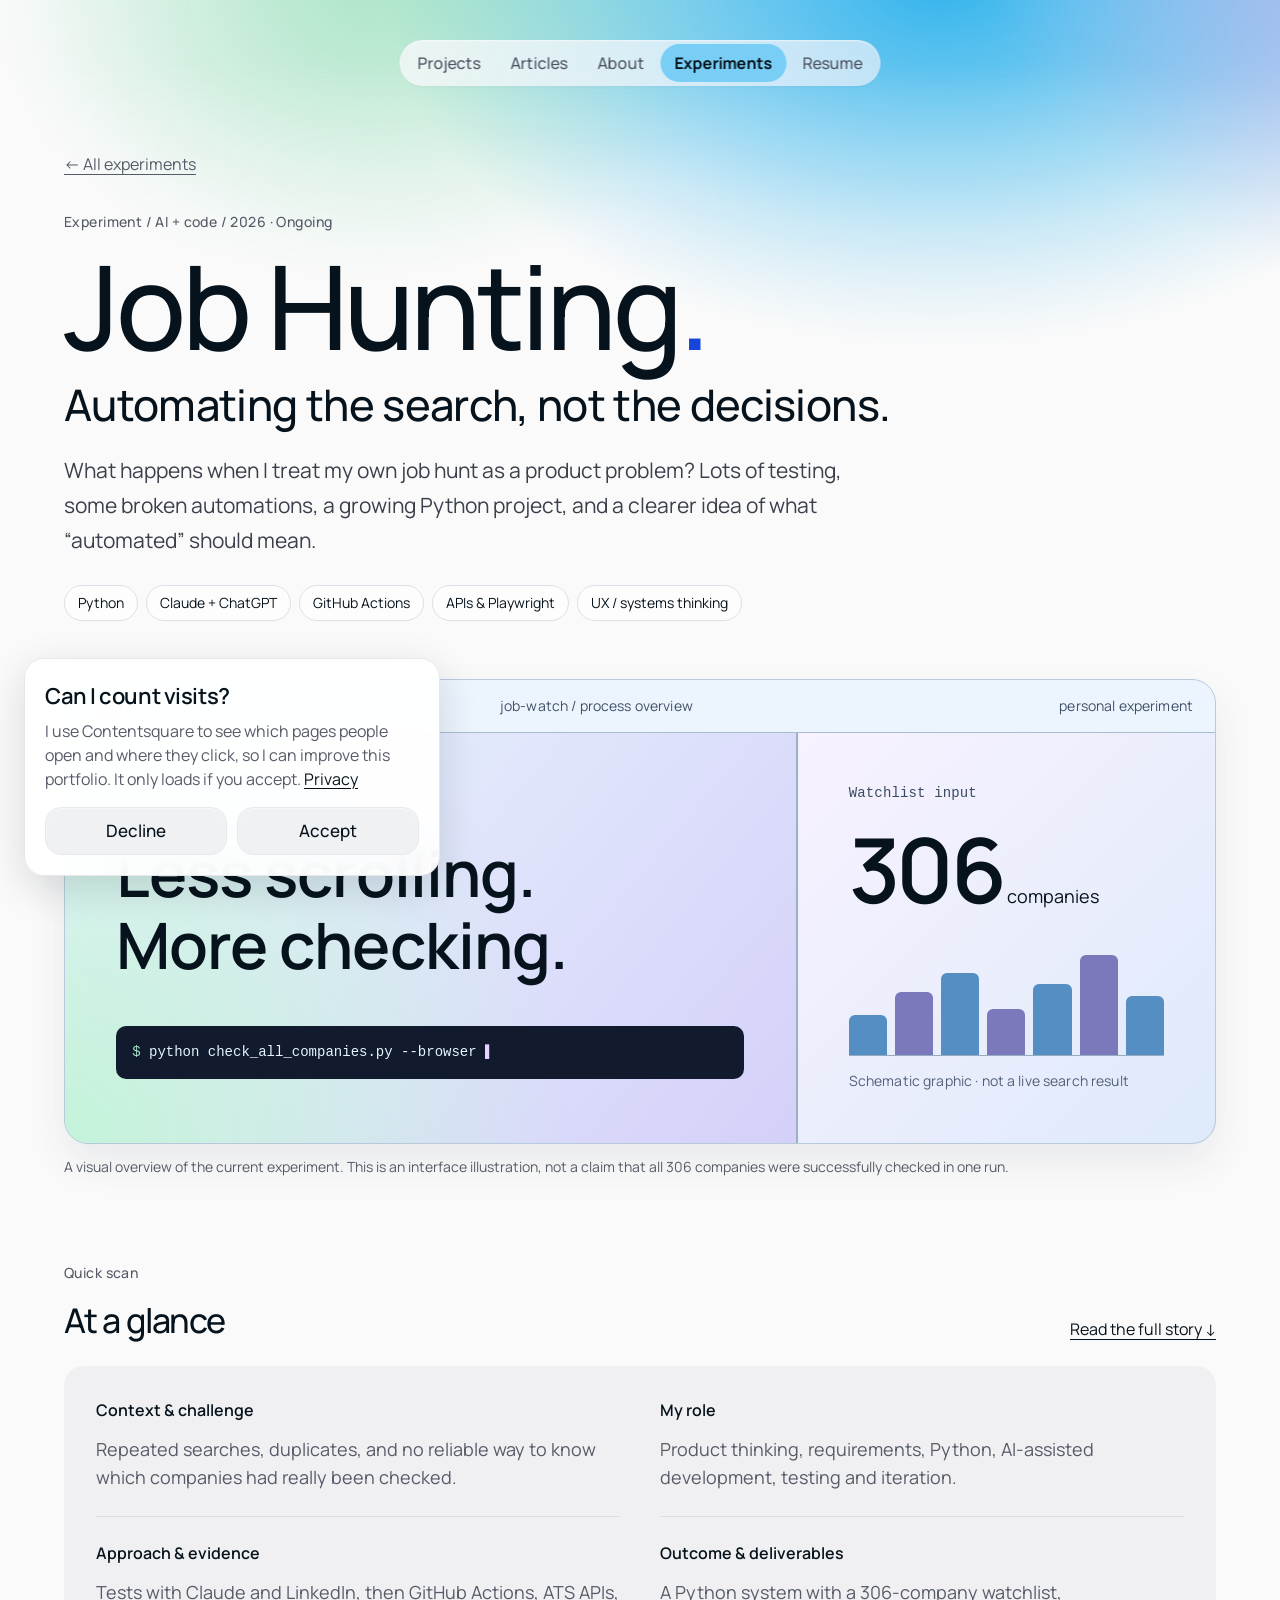
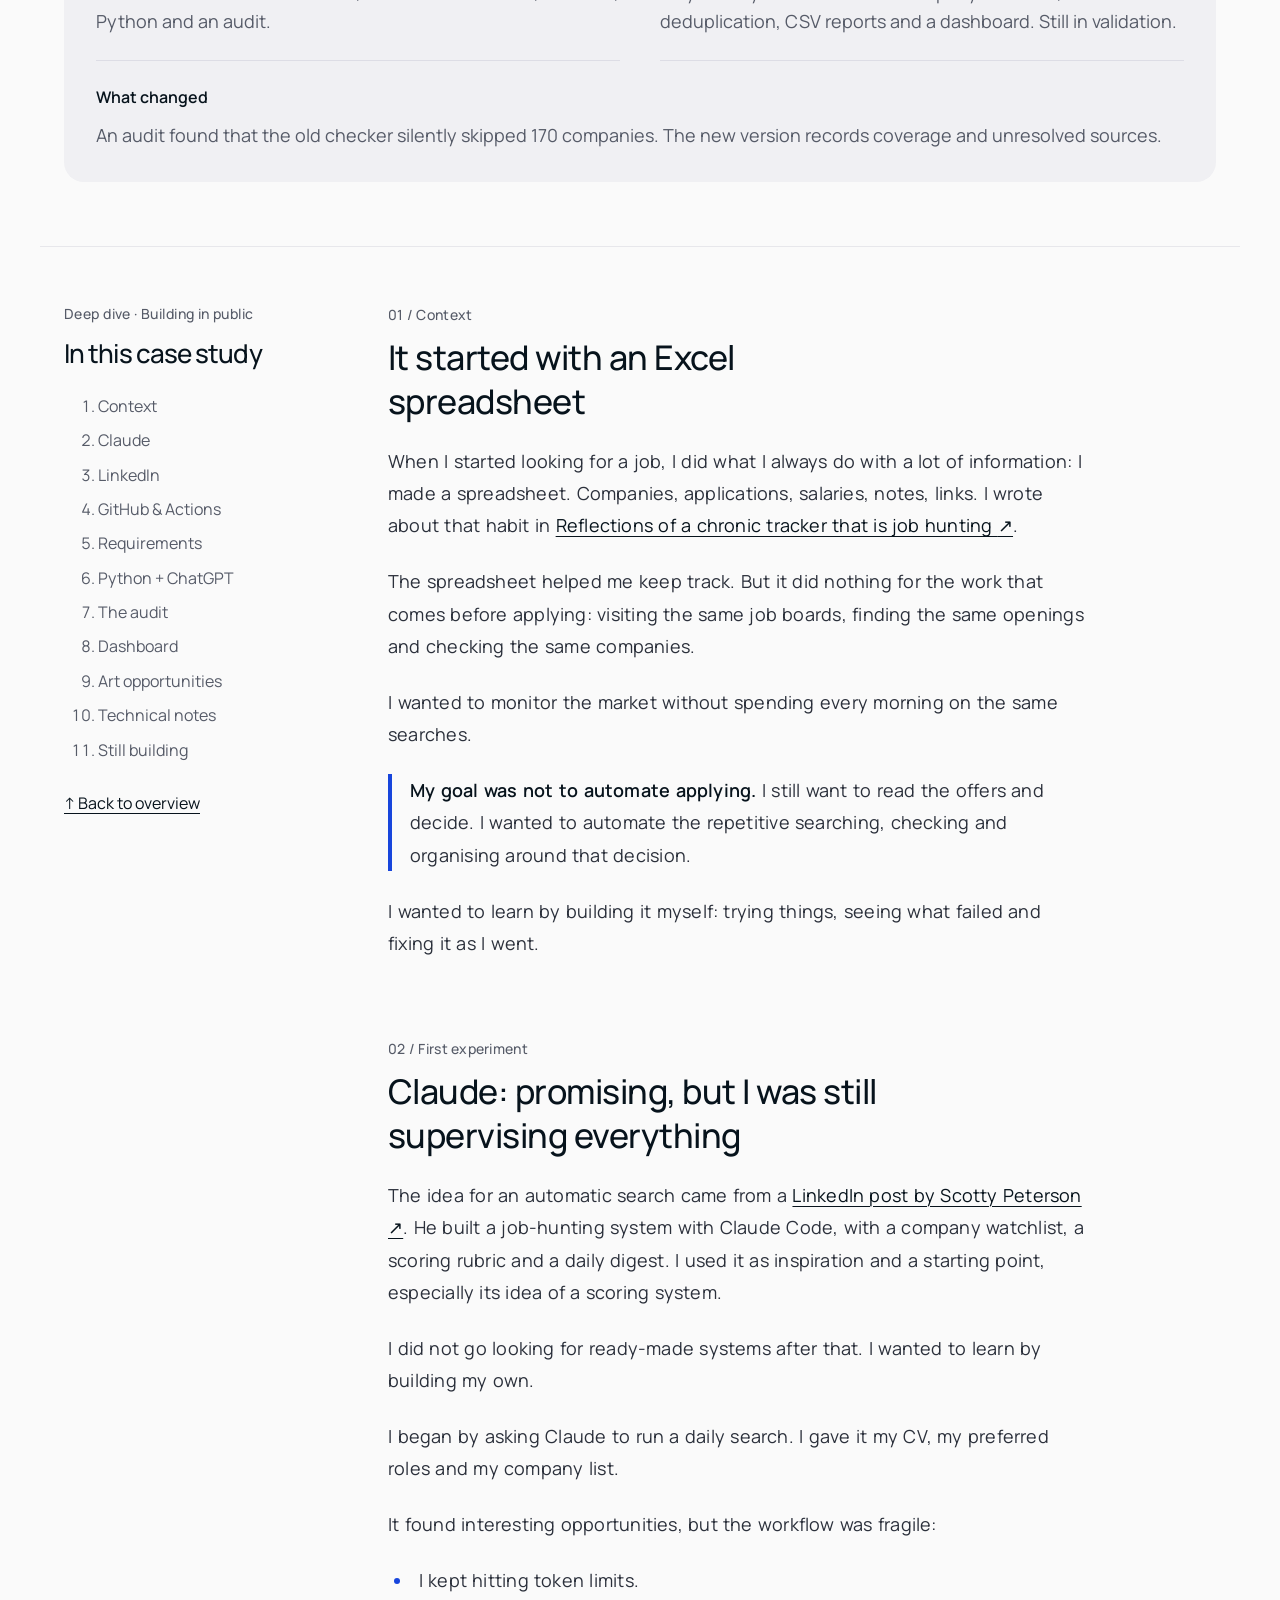
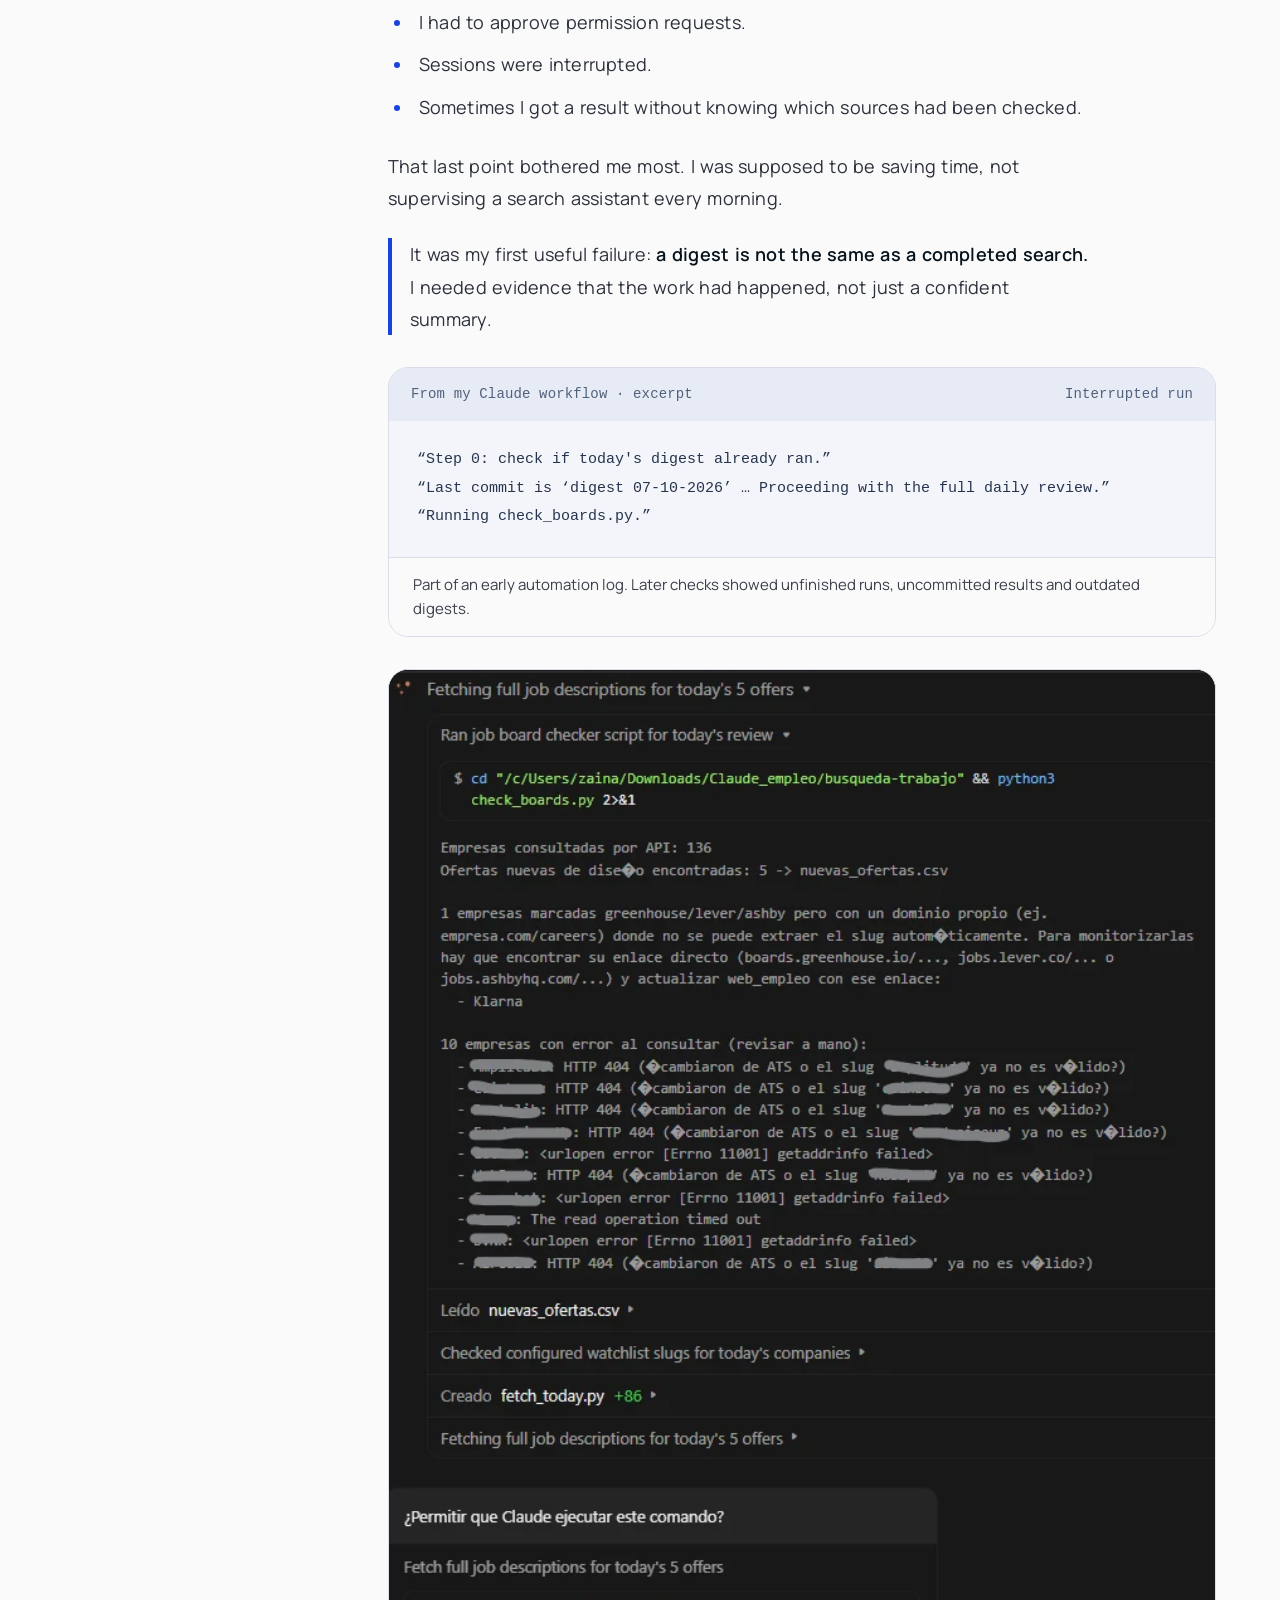
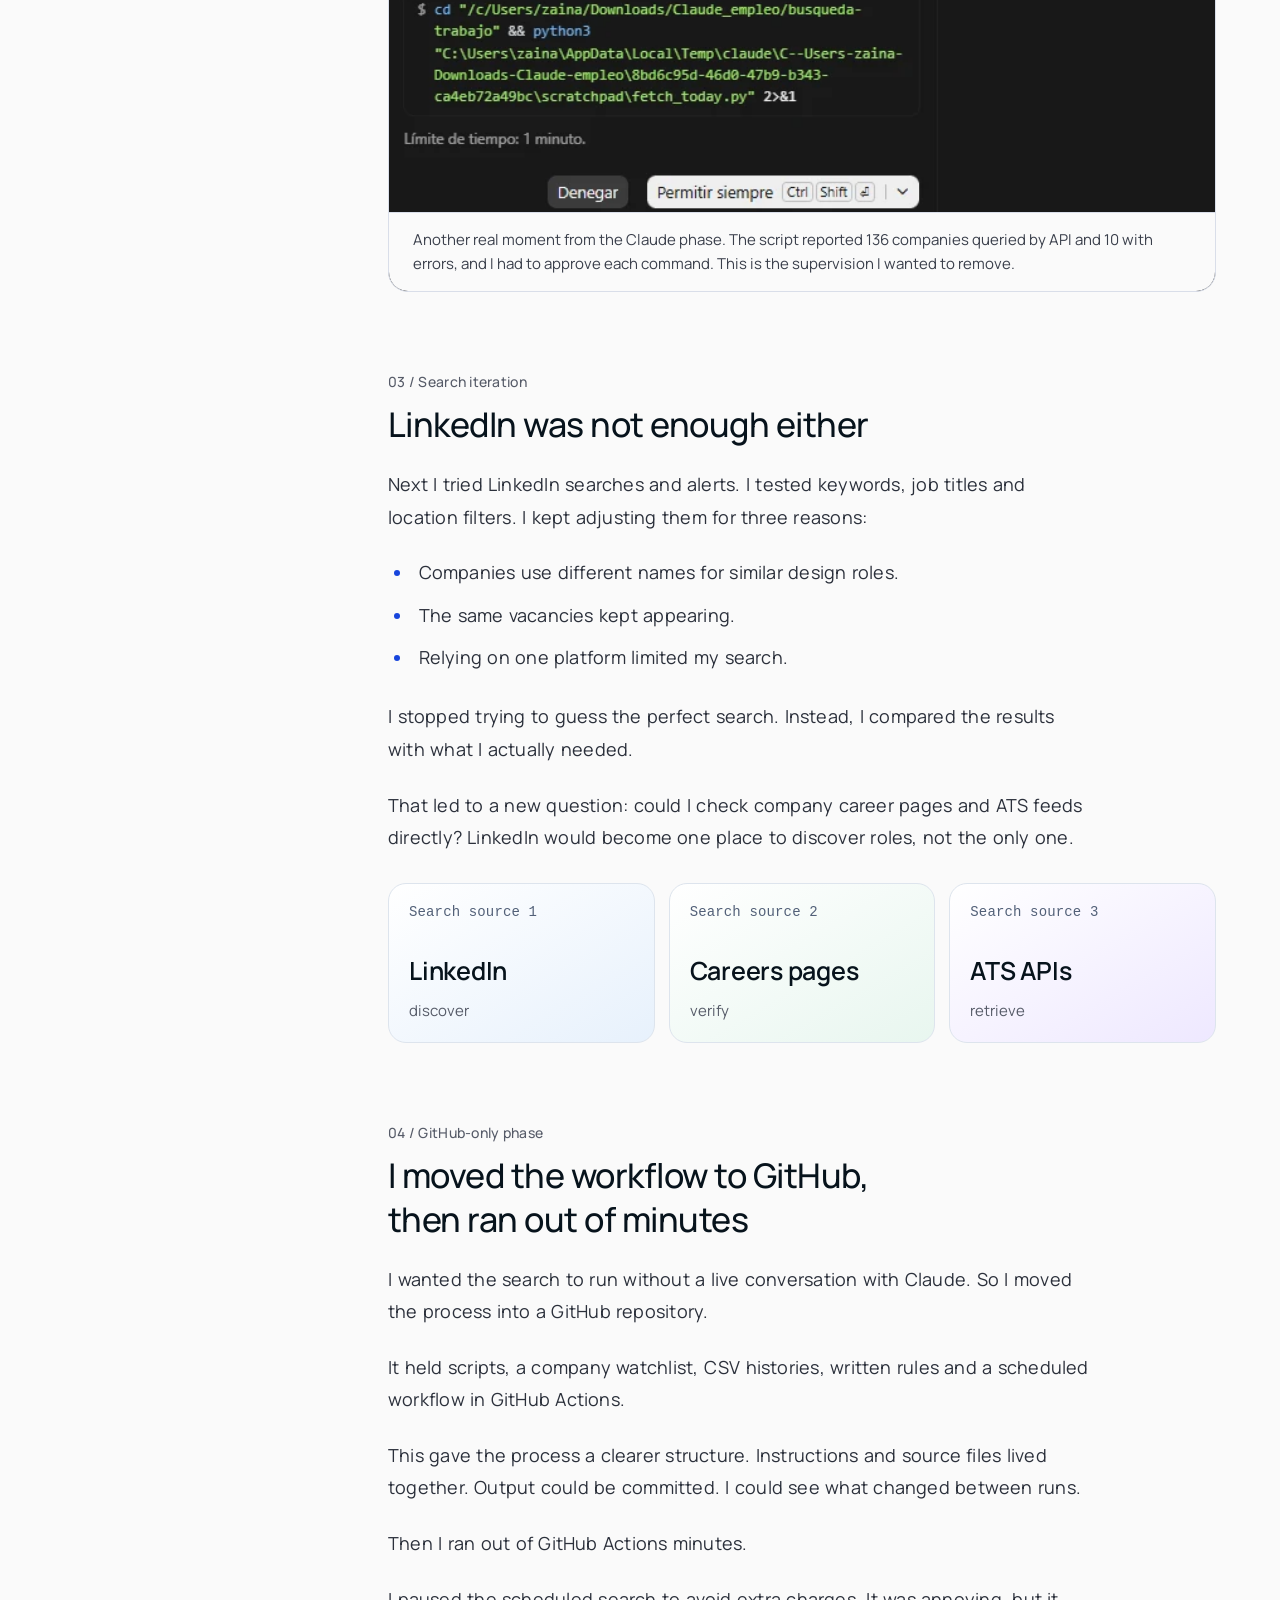
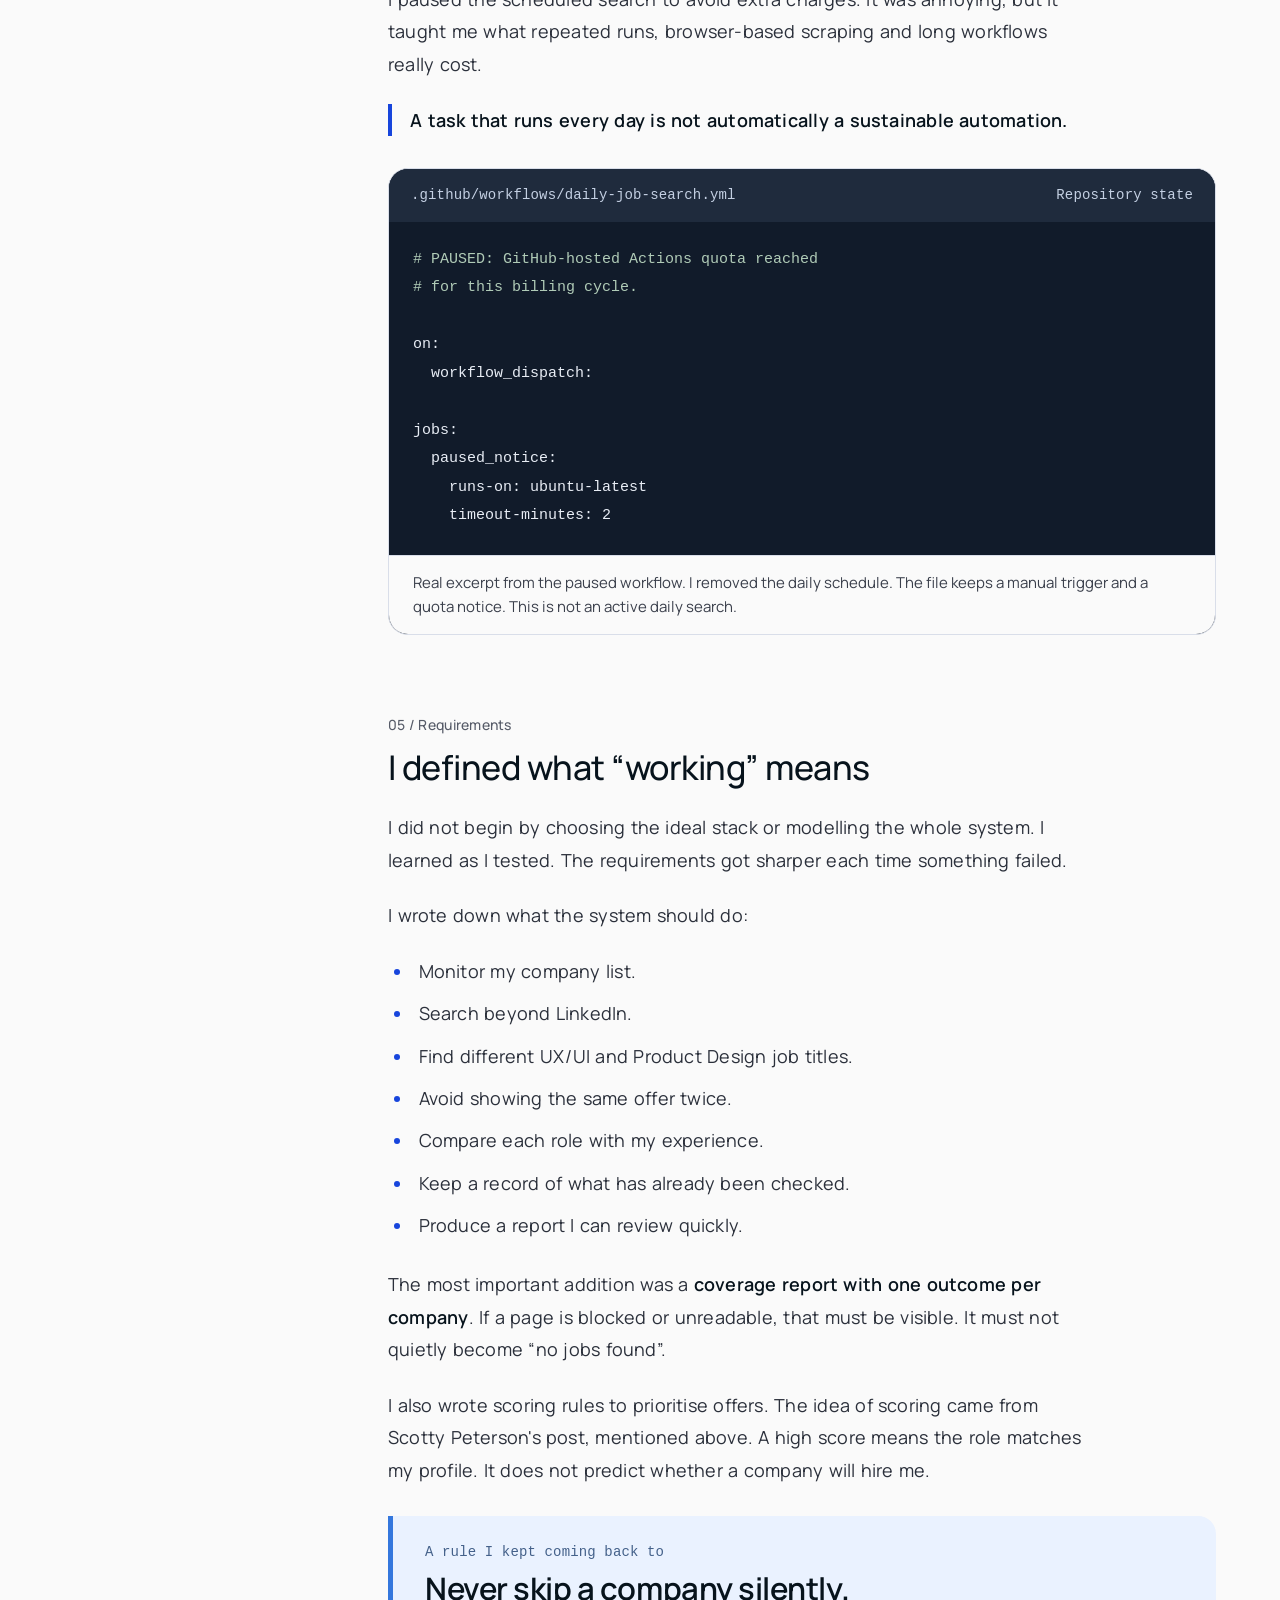
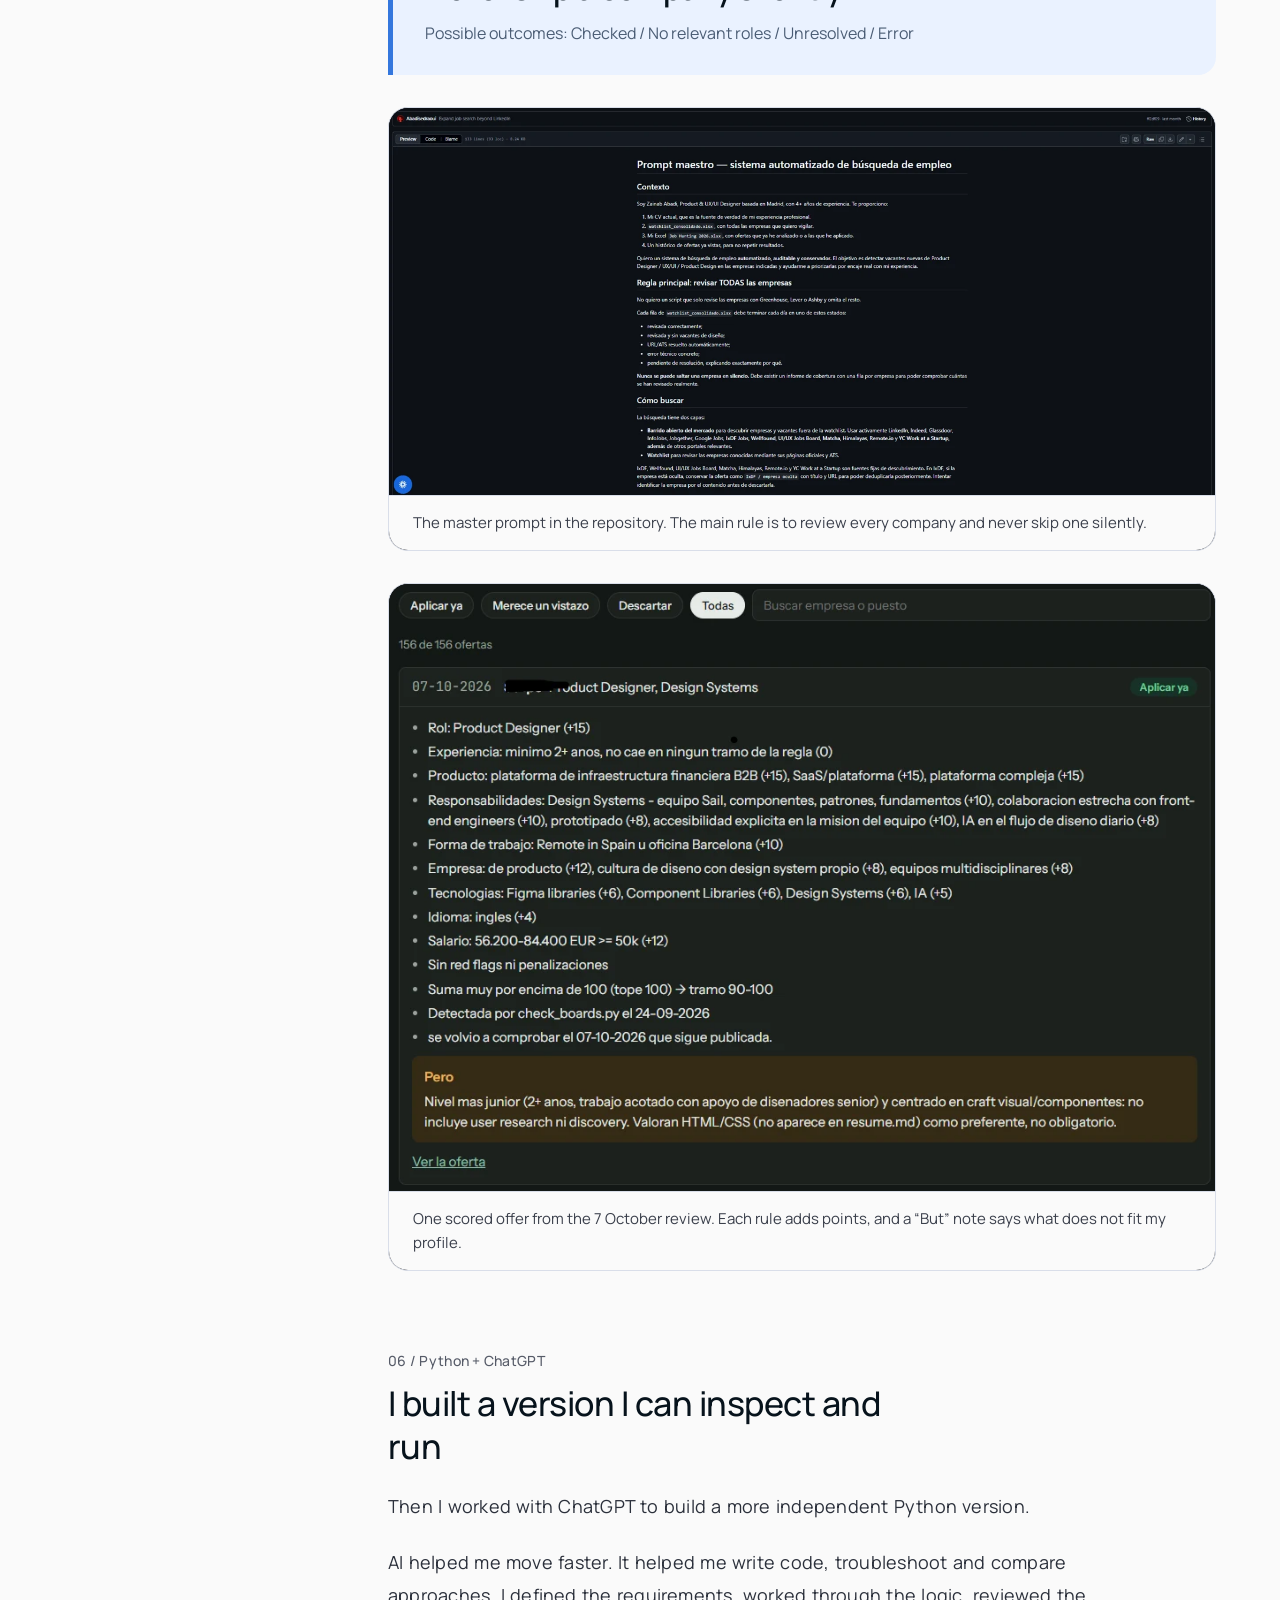
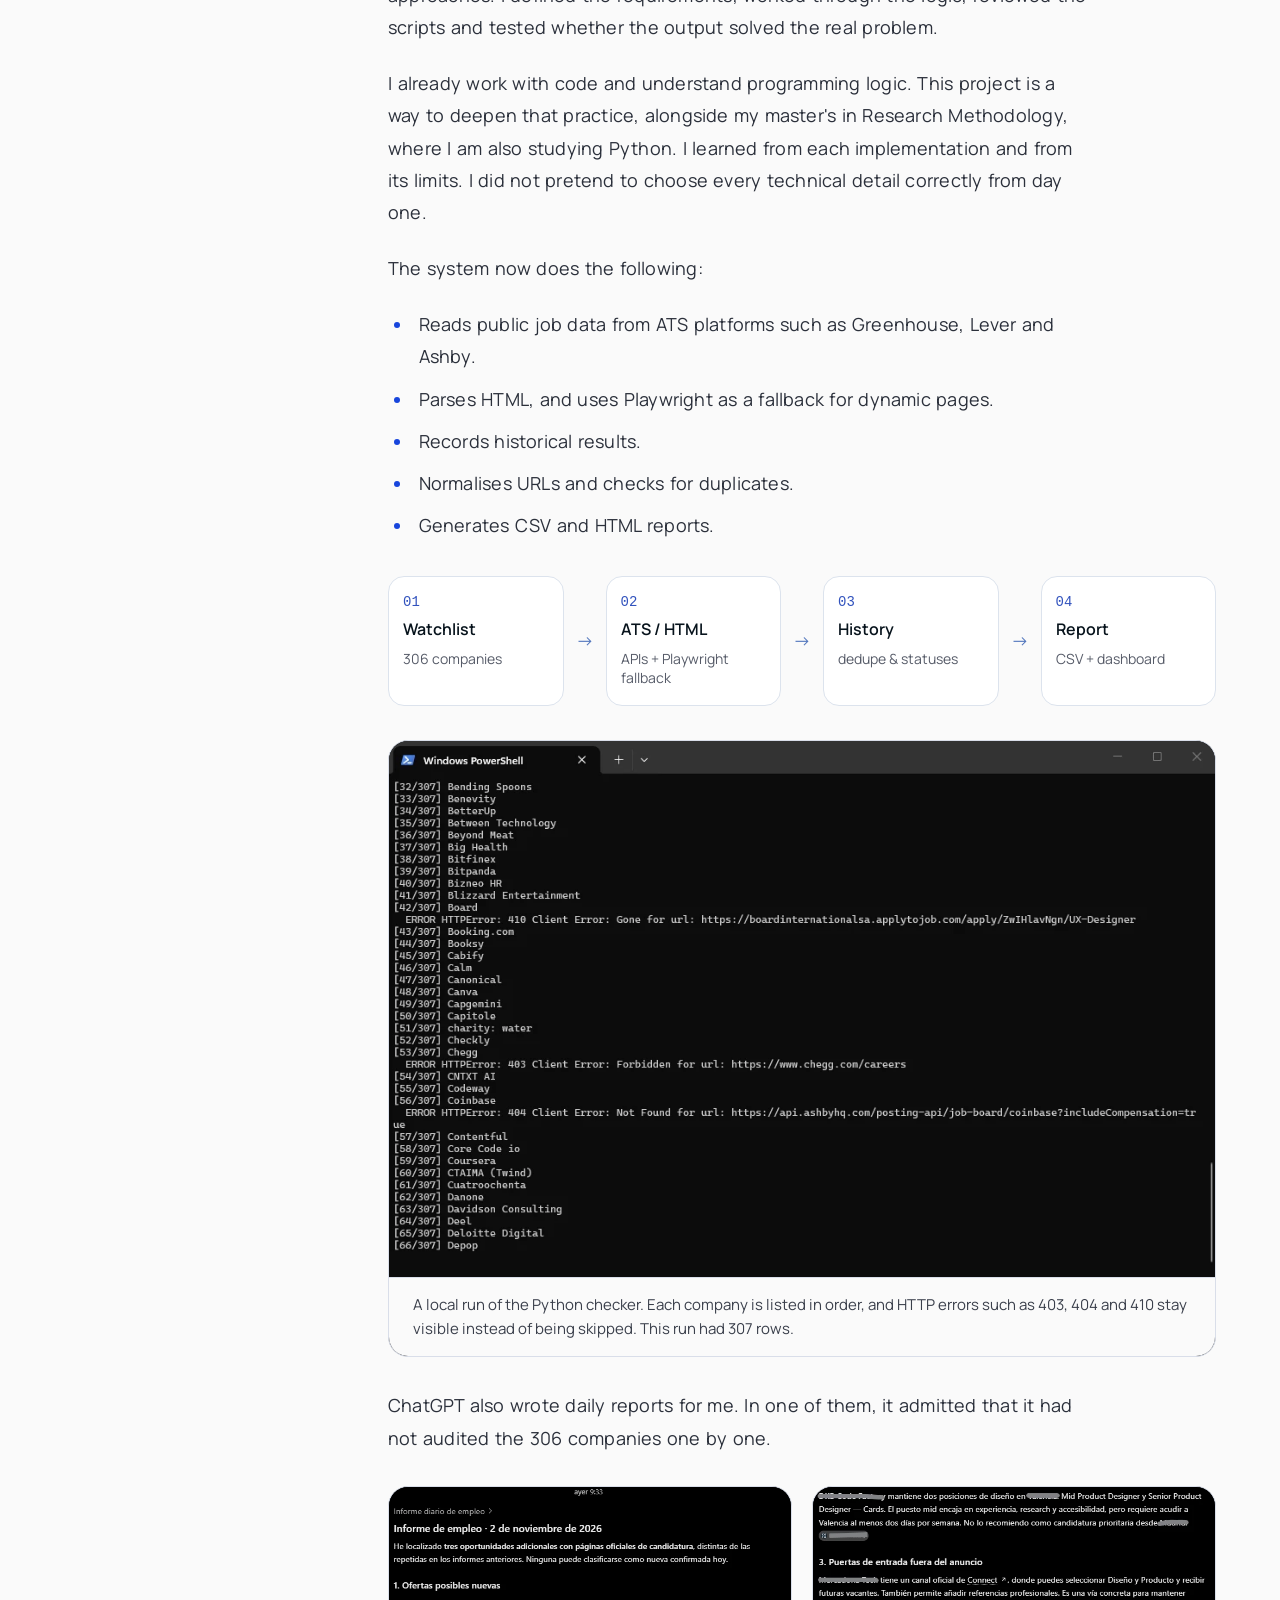
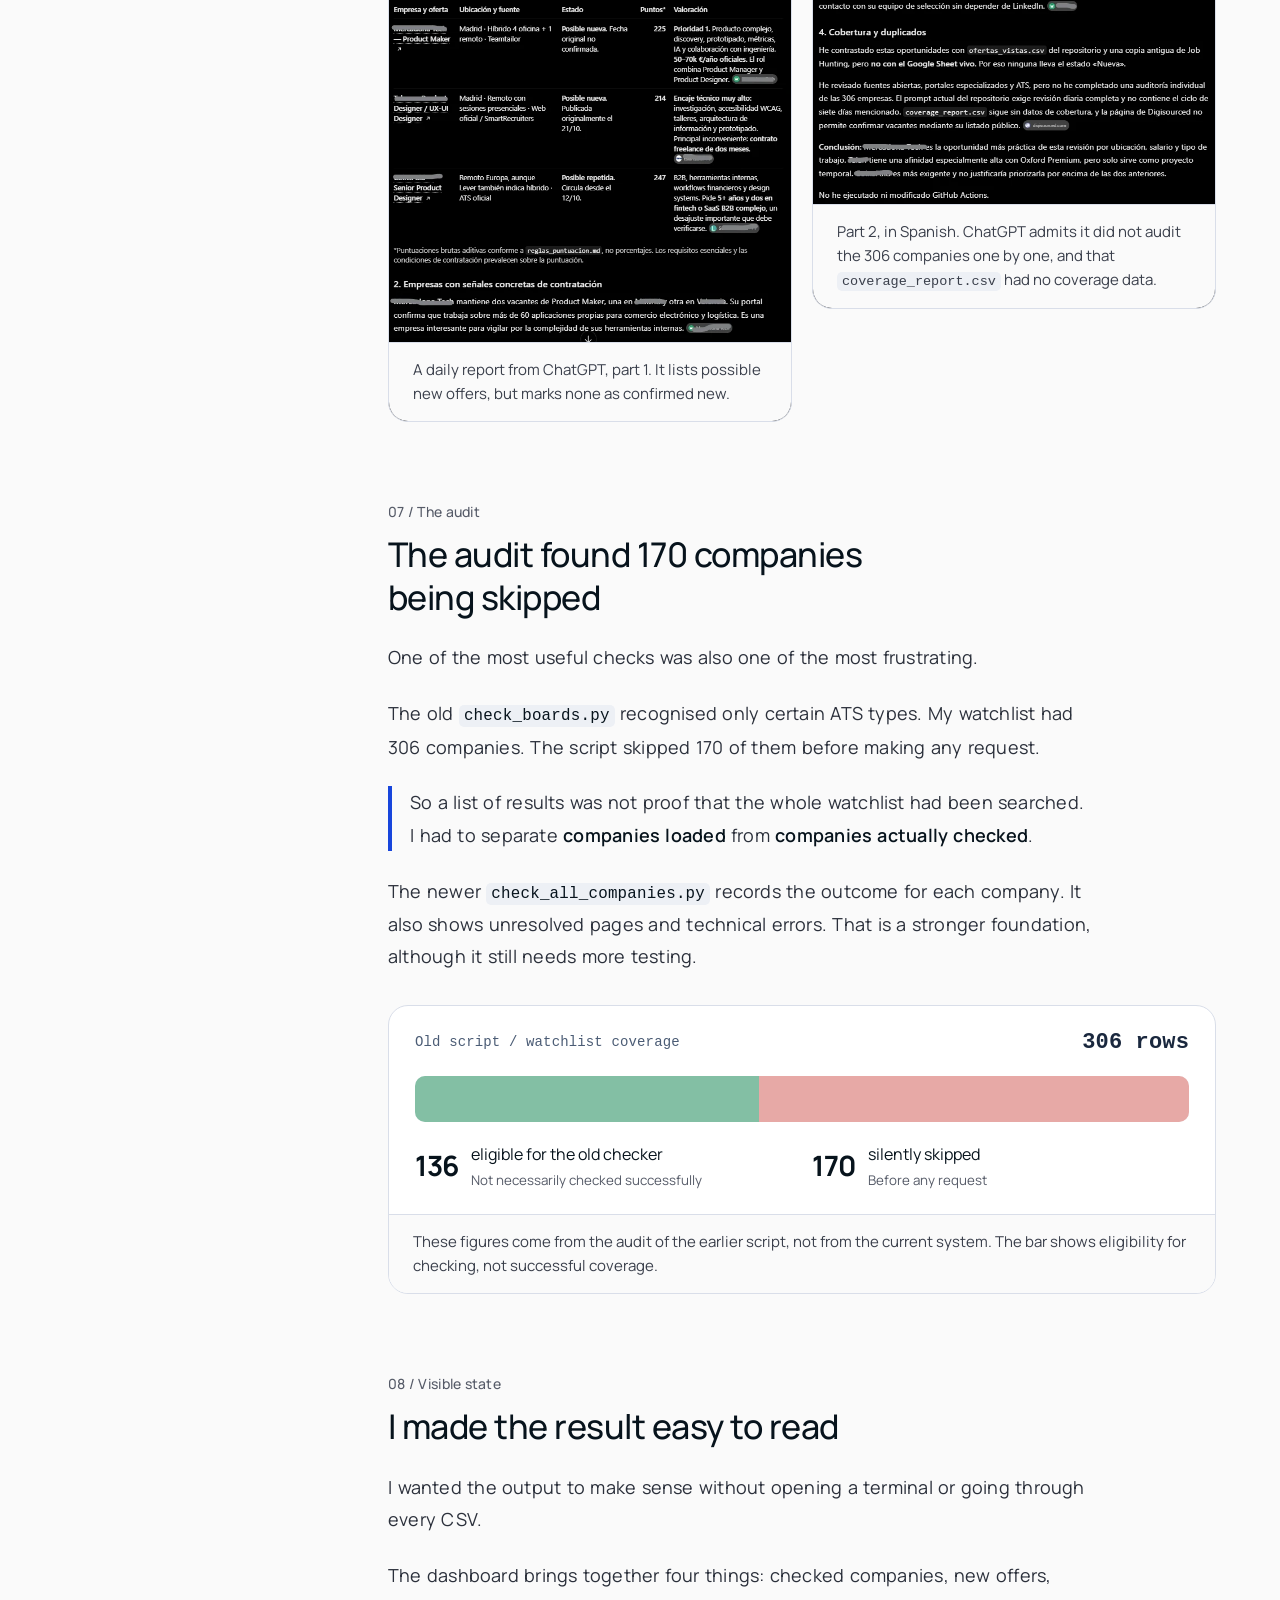
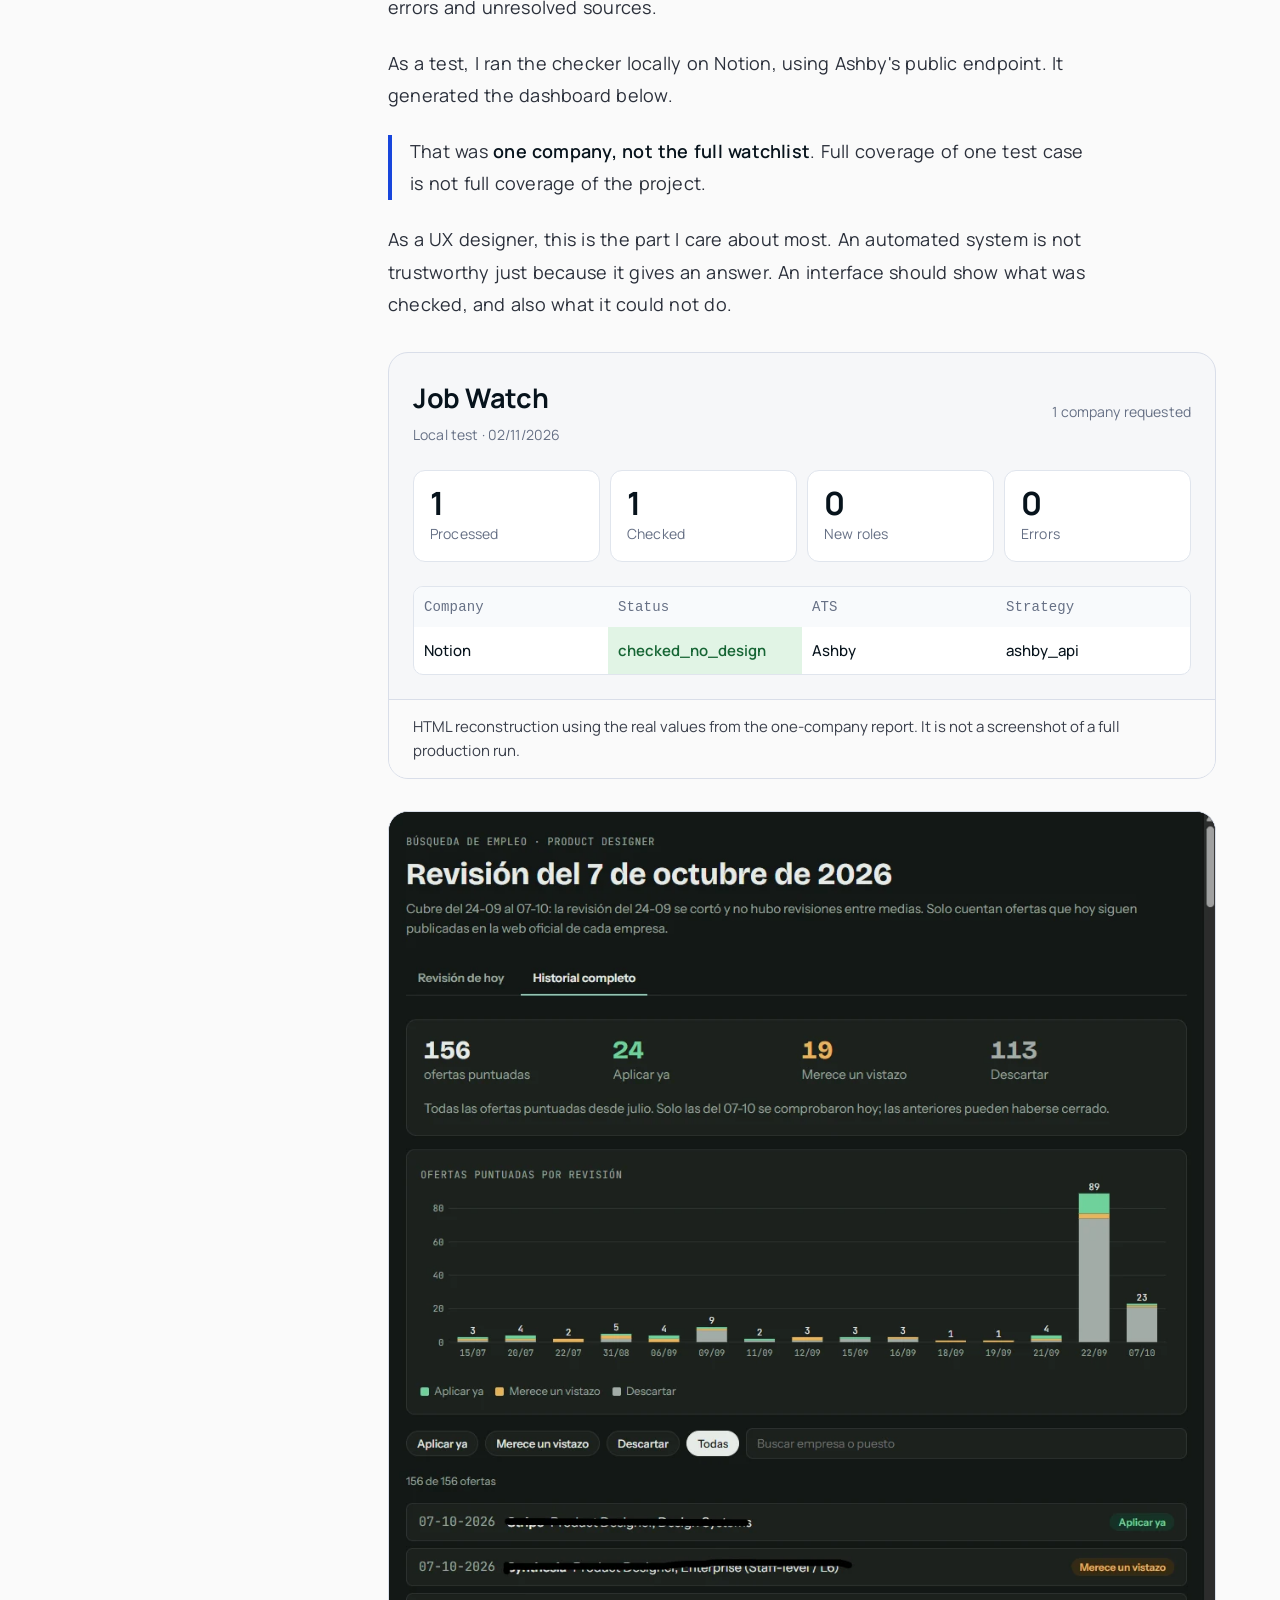
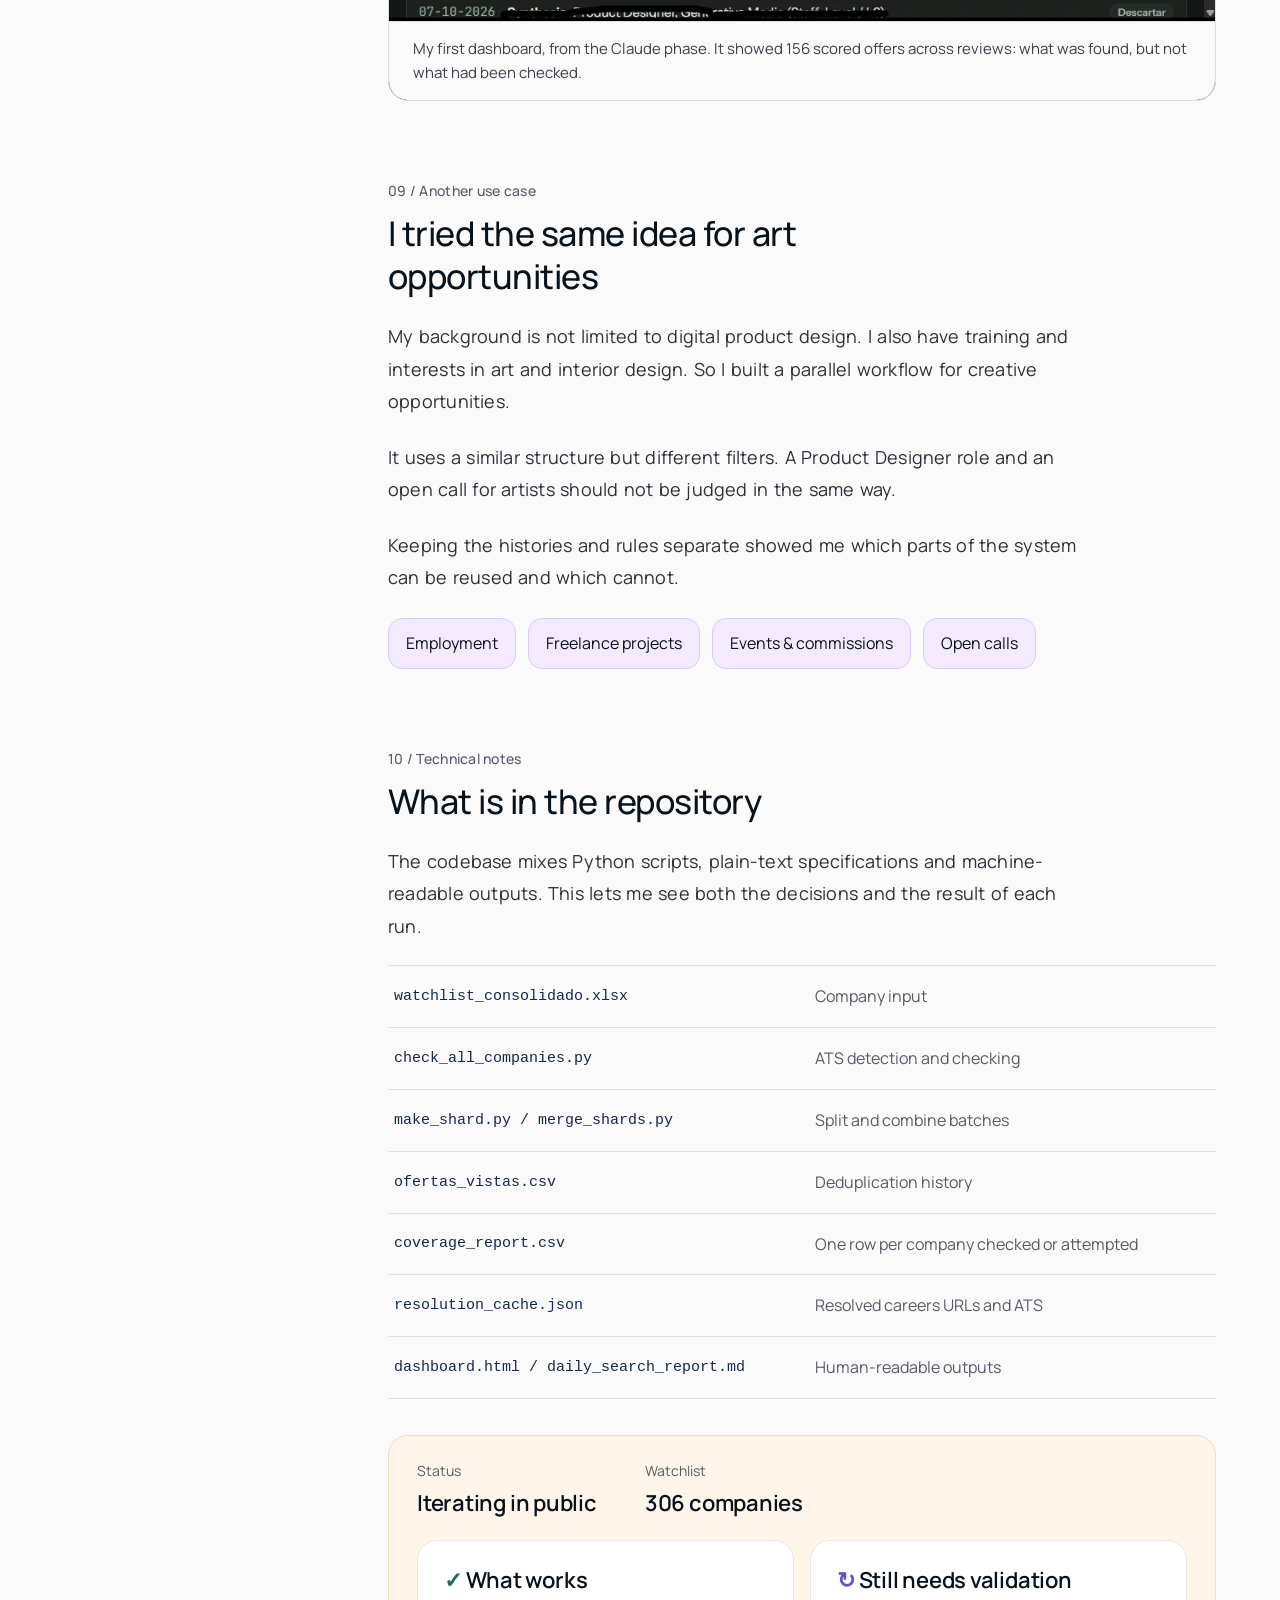
<file: experiment-job-hunting.html>
<!doctype html>
<html lang="en"><head>
<meta charset="utf-8"><meta name="viewport" content="width=device-width,initial-scale=1">
<title>Job Hunting — an automation experiment | Zainab Abadi</title>
<meta name="description" content="Building in public: how I turned my job search into an AI-assisted Python experiment, from Claude and LinkedIn to GitHub Actions, ATS APIs and auditable coverage.">
<meta name="theme-color" content="#fafafa"><link rel="icon" type="image/svg+xml" href="favicon.svg">
<link rel="preconnect" href="https://fonts.googleapis.com"><link rel="preconnect" href="https://fonts.gstatic.com" crossorigin>
<link href="https://fonts.googleapis.com/css2?family=Manrope:wght@400;500;600;700&display=swap" rel="stylesheet">
<link rel="stylesheet" href="style.css?v=20261103a"><link rel="stylesheet" href="glass.css?v=20261103a"><link rel="stylesheet" href="extras.css?v=20261028d"><link rel="stylesheet" href="type.css?v=20261112b"><link rel="stylesheet" href="experiments-job-hunting.css?v=16">
</head><body><div class="brand-atmosphere" aria-hidden="true"></div><a class="skip-link" href="#main">Skip to content</a>
<header class="topbar"><nav class="dock-links" aria-label="Primary navigation"><a href="index.html">Projects</a><a href="articles.html">Articles</a><a href="about.html">About</a><a href="experiments.html" class="is-current" aria-current="page">Experiments</a><a href="resume.html">Resume</a></nav></header>
<main id="main">
<article class="jh-article">
<header class="container jh-hero">
<a class="jh-back" href="experiments.html">← All experiments</a>
<p class="eyebrow">Experiment / AI + code / 2026 · Ongoing</p>
<h1>Job Hunting<span class="jh-hero-dot">.</span></h1>
<p class="jh-lede">Automating the search, not the decisions.</p>
<p class="jh-leadcopy">What happens when I treat my own job hunt as a product problem? Lots of testing, some broken automations, a growing Python project, and a clearer idea of what “automated” should mean.</p>
<div class="jh-pills" aria-label="Project technologies"><span>Python</span><span>Claude + ChatGPT</span><span>GitHub Actions</span><span>APIs &amp; Playwright</span><span>UX / systems thinking</span></div>
</header>
<section class="container jh-wide-figure" aria-label="Overview of the automation">
<figure class="jh-artboard">
  <div class="jh-board-top"><span class="jh-board-dots" aria-hidden="true">● ● ●</span><span>job-watch / process overview</span><span>personal experiment</span></div>
  <div class="jh-board-grid">
    <div class="jh-board-main"><p class="jh-ui-kicker">Job search / v3</p><p class="jh-ui-display">Less scrolling.<br>More checking.</p><div class="jh-ui-command"><span>$</span> python check_all_companies.py --browser <span class="jh-blink" aria-hidden="true">▌</span></div></div>
    <div class="jh-board-side"><div class="jh-small-label">Watchlist input</div><div class="jh-big-number">306<span> companies</span></div><div class="jh-chart" aria-hidden="true"><span style="--h:37%"></span><span style="--h:58%"></span><span style="--h:76%"></span><span style="--h:43%"></span><span style="--h:66%"></span><span style="--h:92%"></span><span style="--h:55%"></span></div><p class="jh-ui-sub">Schematic graphic · not a live search result</p></div>
  </div>
</figure><p class="jh-caption">A visual overview of the current experiment. This is an interface illustration, not a claim that all 306 companies were successfully checked in one run.</p>
</section>
<section class="container quick-scan-wrap jh-quick-scan" aria-labelledby="quick-title"><div class="quick-scan-head"><div><p class="eyebrow">Quick scan</p><h2 id="quick-title">At a glance</h2></div><a href="#case-study" class="jump-link">Read the full story ↓</a></div><div class="quick-summary">
<div class="quick-cell"><h3>Context &amp; challenge</h3><p>Repeated searches, duplicates, and no reliable way to know which companies had really been checked.</p></div>
<div class="quick-cell"><h3>My role</h3><p>Product thinking, requirements, Python, AI-assisted development, testing and iteration.</p></div>
<div class="quick-cell"><h3>Approach &amp; evidence</h3><p>Tests with Claude and LinkedIn, then GitHub Actions, ATS APIs, Python and an audit.</p></div>
<div class="quick-cell"><h3>Outcome &amp; deliverables</h3><p>A Python system with a 306-company watchlist, deduplication, CSV reports and a dashboard. Still in validation.</p></div>
<div class="quick-cell impact-cell"><h3>What changed</h3><p>An audit found that the old checker silently skipped 170 companies. The new version records coverage and unresolved sources.</p></div>
</div></section><div id="case-study" class="container study-layout jh-study-layout"><aside class="study-toc jh-study-toc"><div class="eyebrow">Deep dive · Building in public</div><h2>In this case study</h2><nav aria-label="Case study contents"><ol><li><a href="#context">Context</a></li><li><a href="#claude">Claude</a></li><li><a href="#linkedin">LinkedIn</a></li><li><a href="#github">GitHub &amp; Actions</a></li><li><a href="#requirements">Requirements</a></li><li><a href="#python">Python + ChatGPT</a></li><li><a href="#audit">The audit</a></li><li><a href="#dashboard">Dashboard</a></li><li><a href="#art">Art opportunities</a></li><li><a href="#technical">Technical notes</a></li><li><a href="#outcome">Still building</a></li></ol></nav><a class="jump-link" href="#quick-title">↑ Back to overview</a></aside><div class="study-body jh-study-body"><section class="study-section jh-text-section" id="context">
  <p class="eyebrow">01 / Context</p><h2>It started with an Excel spreadsheet</h2>
  <div class="jh-copy"><p>When I started looking for a job, I did what I always do with a lot of information: I made a spreadsheet. Companies, applications, salaries, notes, links. I wrote about that habit in <a href="https://www.linkedin.com/pulse/reflections-chronic-tracker-job-hunting-zainab-abadi-1p54e/" target="_blank" rel="noopener noreferrer">Reflections of a chronic tracker that is job hunting <span aria-hidden="true">↗</span><span class="sr-only"> (LinkedIn article, opens in a new tab)</span></a>.</p>
  <p>The spreadsheet helped me keep track. But it did nothing for the work that comes before applying: visiting the same job boards, finding the same openings and checking the same companies.</p>
  <p>I wanted to monitor the market without spending every morning on the same searches.</p>
  <p class="jh-key"><strong>My goal was not to automate applying.</strong> I still want to read the offers and decide. I wanted to automate the repetitive searching, checking and organising around that decision.</p>
  <p>I wanted to learn by building it myself: trying things, seeing what failed and fixing it as I went.</p></div>
</section>
<section class="study-section jh-text-section" id="claude">
<p class="eyebrow">02 / First experiment</p><h2>Claude: promising, but I was still supervising everything</h2>
<div class="jh-copy"><p>The idea for an automatic search came from a <a href="https://www.linkedin.com/posts/scotty-peterson_job-hunting-is-a-funnel-problem-so-i-automated-activity-7480274973845192705-EHM_" target="_blank" rel="noopener noreferrer">LinkedIn post by Scotty Peterson <span aria-hidden="true">↗</span><span class="sr-only"> (opens in a new tab)</span></a>. He built a job-hunting system with Claude Code, with a company watchlist, a scoring rubric and a daily digest. I used it as inspiration and a starting point, especially its idea of a scoring system.</p>
<p>I did not go looking for ready-made systems after that. I wanted to learn by building my own.</p>
<p>I began by asking Claude to run a daily search. I gave it my CV, my preferred roles and my company list.</p>
<p>It found interesting opportunities, but the workflow was fragile:</p>
<ul class="jh-list"><li>I kept hitting token limits.</li><li>I had to approve permission requests.</li><li>Sessions were interrupted.</li><li>Sometimes I got a result without knowing which sources had been checked.</li></ul>
<p>That last point bothered me most. I was supposed to be saving time, not supervising a search assistant every morning.</p>
<p class="jh-key">It was my first useful failure: <strong>a digest is not the same as a completed search.</strong> I needed evidence that the work had happened, not just a confident summary.</p></div>
<figure class="jh-code-figure"><div class="jh-figure-label"><span>From my Claude workflow · excerpt</span><span>Interrupted run</span></div><blockquote>“Step 0: check if today's digest already ran.”<br>“Last commit is ‘digest 07-10-2026’ … Proceeding with the full daily review.”<br>“Running check_boards.py.”</blockquote><figcaption>Part of an early automation log. Later checks showed unfinished runs, uncommitted results and outdated digests.</figcaption></figure><figure class="jh-shot"><a href="assets/jh-claude-permission.webp" target="_blank" rel="noopener noreferrer" aria-label="Open full-size image: Claude Code asking permission to run a Python script, after the checker listed ten companies with errors (opens in a new tab)"><img src="assets/jh-claude-permission.webp" width="656" height="907" loading="lazy" alt="Claude Code asking permission to run a Python script, after the checker listed ten companies with errors"></a><figcaption>Another real moment from the Claude phase. The script reported 136 companies queried by API and 10 with errors, and I had to approve each command. This is the supervision I wanted to remove.</figcaption></figure>
</section>
<section class="study-section jh-text-section" id="linkedin">
<p class="eyebrow">03 / Search iteration</p><h2>LinkedIn was not enough either</h2>
<div class="jh-copy"><p>Next I tried LinkedIn searches and alerts. I tested keywords, job titles and location filters. I kept adjusting them for three reasons:</p>
<ul class="jh-list"><li>Companies use different names for similar design roles.</li><li>The same vacancies kept appearing.</li><li>Relying on one platform limited my search.</li></ul>
<p>I stopped trying to guess the perfect search. Instead, I compared the results with what I actually needed.</p>
<p>That led to a new question: could I check company career pages and ATS feeds directly? LinkedIn would become one place to discover roles, not the only one.</p></div>
<div class="jh-search-visual" role="img" aria-label="Illustration of overlapping job searches across LinkedIn, company career pages and ATS feeds"><div><span>Search source 1</span><b>LinkedIn</b><small>discover</small></div><div><span>Search source 2</span><b>Careers pages</b><small>verify</small></div><div><span>Search source 3</span><b>ATS APIs</b><small>retrieve</small></div></div>
</section>
<section class="study-section jh-text-section" id="github">
<p class="eyebrow">04 / GitHub-only phase</p><h2>I moved the workflow to GitHub, then ran out of minutes</h2>
<div class="jh-copy"><p>I wanted the search to run without a live conversation with Claude. So I moved the process into a GitHub repository.</p>
<p>It held scripts, a company watchlist, CSV histories, written rules and a scheduled workflow in GitHub Actions.</p>
<p>This gave the process a clearer structure. Instructions and source files lived together. Output could be committed. I could see what changed between runs.</p>
<p>Then I ran out of GitHub Actions minutes.</p>
<p>I paused the scheduled search to avoid extra charges. It was annoying, but it taught me what repeated runs, browser-based scraping and long workflows really cost.</p>
<p class="jh-key"><strong>A task that runs every day is not automatically a sustainable automation.</strong></p></div>
<figure class="jh-code-figure jh-code-figure-dark"><div class="jh-figure-label"><span>.github/workflows/daily-job-search.yml</span><span>Repository state</span></div><pre><code><span class="cmt"># PAUSED: GitHub-hosted Actions quota reached</span>
<span class="cmt"># for this billing cycle.</span>

on:
  workflow_dispatch:

jobs:
  paused_notice:
    runs-on: ubuntu-latest
    timeout-minutes: 2</code></pre><figcaption>Real excerpt from the paused workflow. I removed the daily schedule. The file keeps a manual trigger and a quota notice. This is not an active daily search.</figcaption></figure>
</section>
<section class="study-section jh-text-section" id="requirements">
<p class="eyebrow">05 / Requirements</p><h2>I defined what “working” means</h2>
<div class="jh-copy"><p>I did not begin by choosing the ideal stack or modelling the whole system. I learned as I tested. The requirements got sharper each time something failed.</p>
<p>I wrote down what the system should do:</p>
<ul class="jh-list"><li>Monitor my company list.</li><li>Search beyond LinkedIn.</li><li>Find different UX/UI and Product Design job titles.</li><li>Avoid showing the same offer twice.</li><li>Compare each role with my experience.</li><li>Keep a record of what has already been checked.</li><li>Produce a report I can review quickly.</li></ul>
<p>The most important addition was a <strong>coverage report with one outcome per company</strong>. If a page is blocked or unreadable, that must be visible. It must not quietly become “no jobs found”.</p>
<p>I also wrote scoring rules to prioritise offers. The idea of scoring came from Scotty Peterson's post, mentioned above. A high score means the role matches my profile. It does not predict whether a company will hire me.</p></div>
<div class="jh-rulebox"><p class="jh-rulelabel">A rule I kept coming back to</p><p>Never skip a company silently.</p><span>Possible outcomes: Checked / No relevant roles / Unresolved / Error</span></div><figure class="jh-shot"><a href="assets/jh-master-prompt.webp" target="_blank" rel="noopener noreferrer" aria-label="Open full-size image: The master prompt in the GitHub repository, with the rule to review all companies and never skip one silently (opens in a new tab)"><img src="assets/jh-master-prompt.webp" width="1400" height="656" loading="lazy" alt="The master prompt in the GitHub repository, with the rule to review all companies and never skip one silently"></a><figcaption>The master prompt in the repository. The main rule is to review every company and never skip one silently.</figcaption></figure><figure class="jh-shot"><a href="assets/jh-scoring-offer.webp" target="_blank" rel="noopener noreferrer" aria-label="Open full-size image: One scored job offer from the 7 October review, with points for each rule and a note on what does not fit (opens in a new tab)"><img src="assets/jh-scoring-offer.webp" width="935" height="687" loading="lazy" alt="One scored job offer from the 7 October review, with points for each rule and a note on what does not fit"></a><figcaption>One scored offer from the 7 October review. Each rule adds points, and a “But” note says what does not fit my profile.</figcaption></figure>
</section>
<section class="study-section jh-text-section" id="python">
<p class="eyebrow">06 / Python + ChatGPT</p><h2>I built a version I can inspect and run</h2>
<div class="jh-copy"><p>Then I worked with ChatGPT to build a more independent Python version.</p>
<p>AI helped me move faster. It helped me write code, troubleshoot and compare approaches. I defined the requirements, worked through the logic, reviewed the scripts and tested whether the output solved the real problem.</p>
<p>I already work with code and understand programming logic. This project is a way to deepen that practice, alongside my master's in Research Methodology, where I am also studying Python. I learned from each implementation and from its limits. I did not pretend to choose every technical detail correctly from day one.</p>
<p>The system now does the following:</p>
<ul class="jh-list"><li>Reads public job data from ATS platforms such as Greenhouse, Lever and Ashby.</li><li>Parses HTML, and uses Playwright as a fallback for dynamic pages.</li><li>Records historical results.</li><li>Normalises URLs and checks for duplicates.</li><li>Generates CSV and HTML reports.</li></ul></div>
<div class="jh-flow" role="group" aria-label="Current Python workflow"><div><span>01</span><strong>Watchlist</strong><small>306 companies</small></div><i aria-hidden="true">→</i><div><span>02</span><strong>ATS / HTML</strong><small>APIs + Playwright fallback</small></div><i aria-hidden="true">→</i><div><span>03</span><strong>History</strong><small>dedupe &amp; statuses</small></div><i aria-hidden="true">→</i><div><span>04</span><strong>Report</strong><small>CSV + dashboard</small></div></div><figure class="jh-shot"><a href="assets/jh-python-run.webp" target="_blank" rel="noopener noreferrer" aria-label="Open full-size image: Terminal output of a local run listing companies one by one, with HTTP errors 403, 404 and 410 shown (opens in a new tab)"><img src="assets/jh-python-run.webp" width="958" height="622" loading="lazy" alt="Terminal output of a local run listing companies one by one, with HTTP errors 403, 404 and 410 shown"></a><figcaption>A local run of the Python checker. Each company is listed in order, and HTTP errors such as 403, 404 and 410 stay visible instead of being skipped. This run had 307 rows.</figcaption></figure><div class="jh-copy jh-after-shot"><p>ChatGPT also wrote daily reports for me. In one of them, it admitted that it had not audited the 306 companies one by one.</p></div><div class="jh-shot-pair"><figure class="jh-shot"><a href="assets/jh-report-1.webp" target="_blank" rel="noopener noreferrer" aria-label="Open full-size image: First part of a daily job report written by ChatGPT, with a table of possible new offers and their scores (opens in a new tab)"><img src="assets/jh-report-1.webp" width="713" height="807" loading="lazy" alt="First part of a daily job report written by ChatGPT, with a table of possible new offers and their scores"></a><figcaption>A daily report from ChatGPT, part 1. It lists possible new offers, but marks none as confirmed new.</figcaption></figure><figure class="jh-shot"><a href="assets/jh-report-2.webp" target="_blank" rel="noopener noreferrer" aria-label="Open full-size image: Second part of the daily report, saying that it did not complete an individual audit of the 306 companies and that coverage_report.csv had no coverage data (opens in a new tab)"><img src="assets/jh-report-2.webp" width="709" height="560" loading="lazy" alt="Second part of the daily report, saying that it did not complete an individual audit of the 306 companies and that coverage_report.csv had no coverage data"></a><figcaption>Part 2, in Spanish. ChatGPT admits it did not audit the 306 companies one by one, and that <code>coverage_report.csv</code> had no coverage data.</figcaption></figure></div>
</section>
<section class="study-section jh-text-section" id="audit">
<p class="eyebrow">07 / The audit</p><h2>The audit found 170 companies being skipped</h2>
<div class="jh-copy"><p>One of the most useful checks was also one of the most frustrating.</p>
<p>The old <code>check_boards.py</code> recognised only certain ATS types. My watchlist had 306 companies. The script skipped 170 of them before making any request.</p>
<p class="jh-key">So a list of results was not proof that the whole watchlist had been searched. I had to separate <strong>companies loaded</strong> from <strong>companies actually checked</strong>.</p>
<p>The newer <code>check_all_companies.py</code> records the outcome for each company. It also shows unresolved pages and technical errors. That is a stronger foundation, although it still needs more testing.</p></div>
<figure class="jh-audit" aria-label="Earlier system audit: 136 of 306 companies eligible for checking, 170 skipped before a request"><div class="jh-audit-head"><span>Old script / watchlist coverage</span><strong>306 rows</strong></div><div class="jh-audit-track"><span class="jh-audit-handled" title="136 eligible for checking"></span><span class="jh-audit-skipped" title="170 skipped"></span></div><div class="jh-audit-legend"><p><i class="dot-ok"></i><strong>136</strong> eligible for the old checker <small>Not necessarily checked successfully</small></p><p><i class="dot-bad"></i><strong>170</strong> silently skipped <small>Before any request</small></p></div><figcaption>These figures come from the audit of the earlier script, not from the current system. The bar shows eligibility for checking, not successful coverage.</figcaption></figure>
</section>
<section class="study-section jh-text-section" id="dashboard">
<p class="eyebrow">08 / Visible state</p><h2>I made the result easy to read</h2>
<div class="jh-copy"><p>I wanted the output to make sense without opening a terminal or going through every CSV.</p>
<p>The dashboard brings together four things: checked companies, new offers, errors and unresolved sources.</p>
<p>As a test, I ran the checker locally on Notion, using Ashby's public endpoint. It generated the dashboard below.</p>
<p class="jh-key">That was <strong>one company, not the full watchlist</strong>. Full coverage of one test case is not full coverage of the project.</p>
<p>As a UX designer, this is the part I care about most. An automated system is not trustworthy just because it gives an answer. An interface should show what was checked, and also what it could not do.</p></div>
<figure class="jh-real-dashboard" aria-label="Recreated dashboard data from local one-company test on November 2, 2026">
<div class="jh-dashboard-head"><div><strong>Job Watch</strong><span>Local test · 02/11/2026</span></div><small>1 company requested</small></div>
<div class="jh-dashboard-stats"><div><b>1</b><span>Processed</span></div><div><b>1</b><span>Checked</span></div><div><b>0</b><span>New roles</span></div><div><b>0</b><span>Errors</span></div></div>
<div class="jh-dashboard-table"><span>Company</span><span>Status</span><span>ATS</span><span>Strategy</span><strong>Notion</strong><strong class="jh-status-pill">checked_no_design</strong><strong>Ashby</strong><strong>ashby_api</strong></div>
<figcaption>HTML reconstruction using the real values from the one-company report. It is not a screenshot of a full production run.</figcaption></figure><figure class="jh-shot"><a href="assets/jh-dashboard-history.webp" target="_blank" rel="noopener noreferrer" aria-label="Open full-size image: My first dashboard, from the 7 October review, with a bar chart of scored offers per review and a list of 156 offers (opens in a new tab)"><img src="assets/jh-dashboard-history.webp" width="972" height="952" loading="lazy" alt="My first dashboard, from the 7 October review, with a bar chart of scored offers per review and a list of 156 offers"></a><figcaption>My first dashboard, from the Claude phase. It showed 156 scored offers across reviews: what was found, but not what had been checked.</figcaption></figure>
</section>
<section class="study-section jh-text-section" id="art">
<p class="eyebrow">09 / Another use case</p><h2>I tried the same idea for art opportunities</h2>
<div class="jh-copy"><p>My background is not limited to digital product design. I also have training and interests in art and interior design. So I built a parallel workflow for creative opportunities.</p>
<p>It uses a similar structure but different filters. A Product Designer role and an open call for artists should not be judged in the same way.</p>
<p>Keeping the histories and rules separate showed me which parts of the system can be reused and which cannot.</p></div>
<div class="jh-taxonomy" aria-label="Categories for the art opportunities search"><span>Employment</span><span>Freelance projects</span><span>Events &amp; commissions</span><span>Open calls</span></div>
</section>
<section class="study-section jh-text-section" id="technical">
<p class="eyebrow">10 / Technical notes</p><h2>What is in the repository</h2>
<div class="jh-copy"><p>The codebase mixes Python scripts, plain-text specifications and machine-readable outputs. This lets me see both the decisions and the result of each run.</p></div>
<div class="jh-files"><div><code>watchlist_consolidado.xlsx</code><span>Company input</span></div><div><code>check_all_companies.py</code><span>ATS detection and checking</span></div><div><code>make_shard.py / merge_shards.py</code><span>Split and combine batches</span></div><div><code>ofertas_vistas.csv</code><span>Deduplication history</span></div><div><code>coverage_report.csv</code><span>One row per company checked or attempted</span></div><div><code>resolution_cache.json</code><span>Resolved careers URLs and ATS</span></div><div><code>dashboard.html / daily_search_report.md</code><span>Human-readable outputs</span></div></div>
<div class="jh-status" aria-label="Project status">
<div class="jh-status-head"><div><span>Status</span><strong>Iterating in public</strong></div><div><span>Watchlist</span><strong>306 companies</strong></div></div>
<div class="experiment-status jh-status-cols">
<div><h3>What works</h3><ul class="jh-list"><li>Checks company career pages and ATS feeds</li><li>Removes duplicate offers</li><li>Creates CSV reports and a dashboard</li></ul></div>
<div><h3>Still needs validation</h3><ul class="jh-list"><li>The scheduled workflow, paused because of the GitHub Actions quota</li><li>Broad source discovery</li><li>Complete end-to-end coverage</li><li>Deduplication against every tracker</li><li>Scoring</li></ul></div>
</div>
<p>Running a Python script is not the same as having a reliable daily service. I keep these gaps visible instead of claiming this runs perfectly.</p></div>
</section>
<section class="study-section jh-text-section jh-ending" id="outcome">
<p class="eyebrow">11 / Still building</p><h2>What I learned from iterating</h2>
<div class="jh-copy"><p>I built this project with AI. Getting code generated was not the hard part.</p>
<p>The hard part was learning which questions to ask, noticing when a result does not make sense, and adjusting the system until I could trust its output.</p>
<p>I am still improving coverage, execution costs and the way results are presented. I did not start with a perfect model of the solution. Each version showed me what the next one needs.</p>
<p>And yes, I still have my Excel.</p></div>
<div class="jh-end-links"><a class="button" href="https://github.com/Abadisedraoui/busqueda-trabajo" target="_blank" rel="noopener noreferrer">Explore the repository <span aria-hidden="true">↗</span></a><a class="button button-secondary" href="experiments.html">Back to Experiments</a></div>
</section>
</div></div>
</article>
</main>
<footer class="footer"><div class="container footer-grid"><div class="footer-profile"><a class="footer-name" href="index.html">Zainab Abadi</a><p>Product &amp; UX/UI designer in Madrid. I work out why complex products are hard to use, then fix them, with research, accessibility and design systems.</p><small>© 2026 Zainab Abadi · Madrid</small><small class="footer-credit">Vibe coded with Claude</small></div><nav class="footer-links" aria-label="Site information"><h2>This site</h2><a href="privacy.html">Privacy</a><a href="accessibility.html">Accessibility</a><button type="button" class="cookie-settings" data-cookie-settings>Cookie settings</button></nav><div class="footer-contact"><h2>Find me</h2><a href="https://www.linkedin.com/in/zainab-abadi-7878951b0/" target="_blank" rel="noopener noreferrer">LinkedIn <span aria-hidden="true">↗</span></a><a href="https://github.com/Abadisedraoui" target="_blank" rel="noopener noreferrer">GitHub <span aria-hidden="true">↗</span></a><a href="https://www.behance.net/az119" target="_blank" rel="noopener noreferrer">Behance <span aria-hidden="true">↗</span></a></div></div></footer>
<script defer src="navigation.js?v=20261021-tabfolio"></script><script defer src="consent.js?v=20261028"></script><script defer src="contact.js?v=20261028c"></script>
</body></html>
</file>
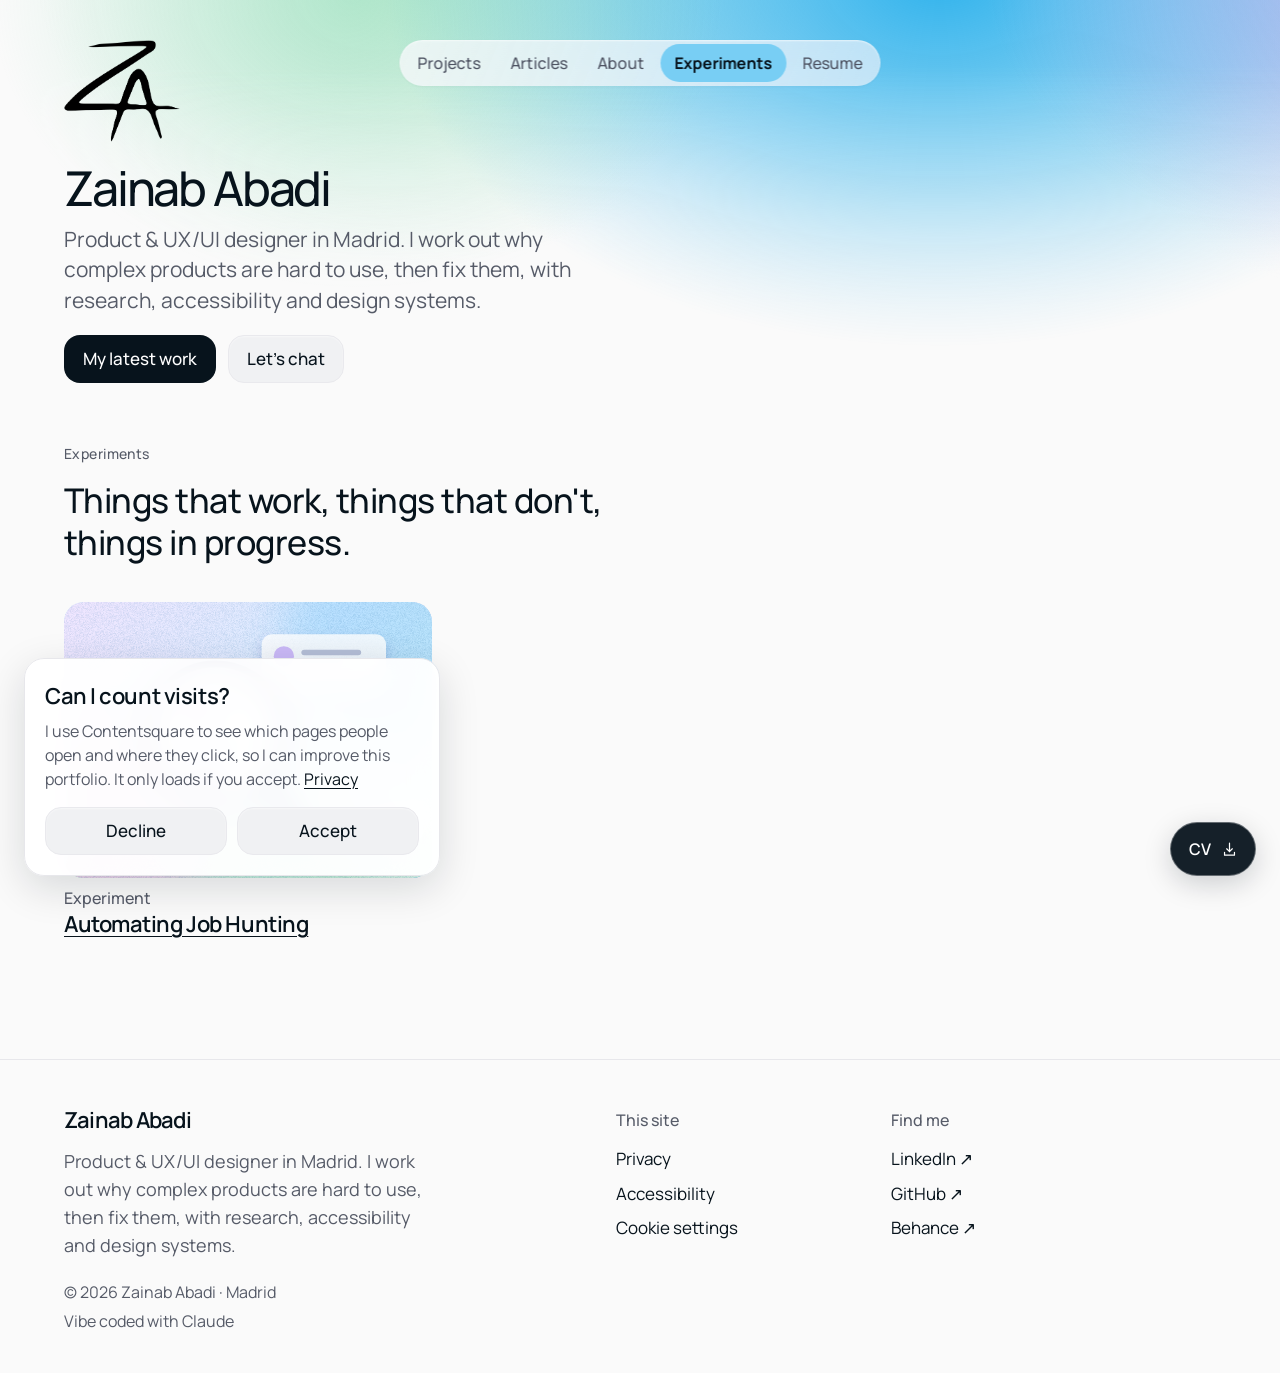
<file: experiments.html>
<!doctype html>
<html lang="en"><head>
<meta charset="utf-8"><meta name="viewport" content="width=device-width,initial-scale=1">
<title>Experiments | Zainab Abadi</title><meta name="description" content="Experiments in UX, AI-assisted development and automation. Automating Job Hunting: an iterative Python job-search system.">
<meta name="theme-color" content="#fafafa"><link rel="icon" type="image/svg+xml" href="favicon.svg">
<link rel="preconnect" href="https://fonts.googleapis.com"><link rel="preconnect" href="https://fonts.gstatic.com" crossorigin>
<link href="https://fonts.googleapis.com/css2?family=Manrope:wght@400;500;600;700&display=swap" rel="stylesheet">
<link rel="stylesheet" href="style.css?v=20261103a"><link rel="stylesheet" href="glass.css?v=20261103a">
<link rel="stylesheet" href="articles.css?v=20261022-blue-motion">
<link rel="stylesheet" href="extras.css?v=20261028d">
<link rel="stylesheet" href="thumbs.css?v=20261030a"><link rel="stylesheet" href="article-thumbs.css?v=20261106a">
<link rel="stylesheet" href="type.css?v=20261112b"><link rel="stylesheet" href="experiments-job-hunting.css?v=9">
</head><body><div class="brand-atmosphere" aria-hidden="true"></div><a class="skip-link" href="#main">Skip to content</a>
<header class="topbar"><nav class="dock-links" aria-label="Primary navigation"><a href="index.html">Projects</a><a href="articles.html">Articles</a><a href="about.html">About</a><a href="experiments.html" class="is-current" aria-current="page">Experiments</a><a href="resume.html">Resume</a></nav></header>
<a class="cv-bubble" href="assets/Zainab-Abadi-CV.pdf" download="Zainab-Abadi-CV.pdf" aria-label="Download CV (PDF)" title="Download CV (PDF)"><span>CV</span><svg width="17" height="17" viewBox="0 0 24 24" fill="none" stroke="currentColor" stroke-width="1.7" stroke-linecap="round" stroke-linejoin="round" aria-hidden="true"><path d="M12 3v12m-4-4 4 4 4-4M5 16v4h14v-4"/></svg></a>
<main id="main"><section class="container hero" aria-labelledby="profile-name">
  <a class="profile-link" href="index.html" aria-label="Zainab Abadi, home"><img class="profile-logo" src="assets/logo-white.png" width="663" height="582" alt="Zainab Abadi logo" fetchpriority="high"></a>
  <h1 id="profile-name">Zainab Abadi</h1>
  <p class="intro">Product &amp; UX/UI designer in Madrid. I work out why complex products are hard to use, then fix them, with research, accessibility and design systems.</p>
  <div class="hero-actions"><a class="button" href="index.html#work">My latest work</a><a class="button button-secondary" href="mailto:zainab.abadi.s@gmail.com" data-contact>Let's chat</a></div>
</section>
<section class="container experiment-index" aria-labelledby="page-title">
  <div class="experiment-intro"><p class="eyebrow">Experiments</p><h2 id="page-title">Things that work, things that don't, things in progress.</h2></div>
  <div class="articles-grid">
    <a class="article-card" href="experiment-job-hunting.html" aria-label="Read the Automating Job Hunting case study">
      <div class="article-thumbnail" style="--thumbnail-ratio:4 / 3"><div class="thumb" aria-hidden="true"><svg viewBox="0 0 800 600" xmlns="http://www.w3.org/2000/svg" preserveAspectRatio="xMidYMid slice" aria-hidden="true" focusable="false"><defs><linearGradient id="jg" gradientUnits="userSpaceOnUse" x1="0" y1="0" x2="800" y2="600"><stop offset="0" stop-color="#f1e6ff"/><stop offset=".5" stop-color="#d9ecff"/><stop offset="1" stop-color="#ddfbec"/></linearGradient><filter id="jb" x="-30%" y="-30%" width="160%" height="160%"><feGaussianBlur stdDeviation="46"/></filter><filter id="jp" x="0" y="0" width="100%" height="100%"><feTurbulence type="fractalNoise" baseFrequency=".85" numOctaves="2" seed="7"/><feColorMatrix values="0 0 0 0 0 0 0 0 0 0.1 0 0 0 0 0.3 0 0 0 0.55 -.2"/></filter><filter id="js" x="-20%" y="-20%" width="140%" height="150%"><feDropShadow dx="0" dy="12" stdDeviation="14" flood-color="#2a1d6e" flood-opacity=".22"/></filter><clipPath id="jl"><circle cx="330" cy="285" r="150"/></clipPath></defs>
<rect width="800" height="600" fill="url(#jg)"/><circle cx="90" cy="520" r="250" fill="#ffb8d6" opacity=".45" filter="url(#jb)"/><circle cx="730" cy="50" r="250" fill="#9fd8ff" opacity=".55" filter="url(#jb)"/><circle cx="470" cy="590" r="200" fill="#b9f0cf" opacity=".55" filter="url(#jb)"/><rect width="800" height="600" filter="url(#jp)" opacity=".5"/>
<g filter="url(#js)"><rect x="430" y="70" width="270" height="130" rx="22" fill="#fff" opacity=".78"/><circle cx="478" cy="118" r="22" fill="#c9b8f6"/><rect x="516" y="104" width="130" height="12" rx="6" fill="#b3bdd6"/><rect x="516" y="126" width="90" height="10" rx="5" fill="#d3d9e8"/><rect x="458" y="158" width="210" height="10" rx="5" fill="#d3d9e8"/></g>
<g filter="url(#js)" transform="translate(60 0)"><rect x="470" y="430" width="250" height="92" rx="22" fill="#fff" opacity=".82"/><rect x="496" y="456" width="44" height="44" rx="12" fill="#bdeed6"/><path d="M507 479l9 9 16-18" fill="none" stroke="#196e50" stroke-width="6" stroke-linecap="round" stroke-linejoin="round"/><rect x="556" y="462" width="130" height="12" rx="6" fill="#b3bdd6"/><rect x="556" y="484" width="90" height="10" rx="5" fill="#d3d9e8"/></g>
<g filter="url(#js)"><circle cx="330" cy="285" r="150" fill="#fff" opacity=".55"/></g>
<g clip-path="url(#jl)"><g filter="url(#js)" transform="rotate(-6 330 285)"><rect x="235" y="170" width="190" height="240" rx="18" fill="#fff"/><rect x="262" y="200" width="60" height="60" rx="14" fill="#c9b8f6"/><rect x="338" y="206" width="68" height="12" rx="6" fill="#8e9ac0"/><rect x="338" y="230" width="48" height="10" rx="5" fill="#c4cce0"/><rect x="262" y="284" width="136" height="10" rx="5" fill="#c4cce0"/><rect x="262" y="308" width="120" height="10" rx="5" fill="#c4cce0"/><rect x="262" y="332" width="136" height="10" rx="5" fill="#c4cce0"/><rect x="262" y="364" width="74" height="26" rx="13" fill="#5b4bd0"/></g></g>
<circle cx="330" cy="285" r="150" fill="none" stroke="#3b3f86" stroke-width="16"/><circle cx="330" cy="285" r="142" fill="none" stroke="#fff" stroke-opacity=".5" stroke-width="3"/>
<path d="M436 395l78 98" stroke="#3b3f86" stroke-width="30" stroke-linecap="round"/><path d="M440 400l72 90" stroke="#6f6fd0" stroke-width="10" stroke-linecap="round" opacity=".6"/>
<g fill="#fff"><path d="M120 120l6 18 18 6-18 6-6 18-6-18-18-6 18-6z" opacity=".9"/><path d="M700 330l5 14 14 5-14 5-5 14-5-14-14-5 14-5z" opacity=".9"/><path d="M590 250l4 11 11 4-11 4-4 11-4-11-11-4 11-4z" opacity=".8"/></g></svg></div></div>
      <div class="article-caption"><p class="article-kind">Experiment</p><h3>Automating Job Hunting</h3></div>
    </a>
  </div>
</section>
</main>
<footer class="footer"><div class="container footer-grid">
  <div class="footer-profile"><a class="footer-name" href="index.html">Zainab Abadi</a><p>Product &amp; UX/UI designer in Madrid. I work out why complex products are hard to use, then fix them, with research, accessibility and design systems.</p><small>© 2026 Zainab Abadi · Madrid</small><small class="footer-credit">Vibe coded with Claude</small></div>
  <nav class="footer-links" aria-label="Site information"><h2>This site</h2><a href="privacy.html">Privacy</a><a href="accessibility.html">Accessibility</a><button type="button" class="cookie-settings" data-cookie-settings>Cookie settings</button></nav>
  <div class="footer-contact"><h2>Find me</h2><a href="https://www.linkedin.com/in/zainab-abadi-7878951b0/" target="_blank" rel="noopener noreferrer">LinkedIn <span aria-hidden="true">↗</span></a><a href="https://github.com/Abadisedraoui" target="_blank" rel="noopener noreferrer">GitHub <span aria-hidden="true">↗</span></a><a href="https://www.behance.net/az119" target="_blank" rel="noopener noreferrer">Behance <span aria-hidden="true">↗</span></a></div>
</div></footer>
<script defer src="navigation.js?v=20261021-tabfolio"></script><script defer src="consent.js?v=20261028"></script><script defer src="contact.js?v=20261028c"></script>
</body></html>
</file>
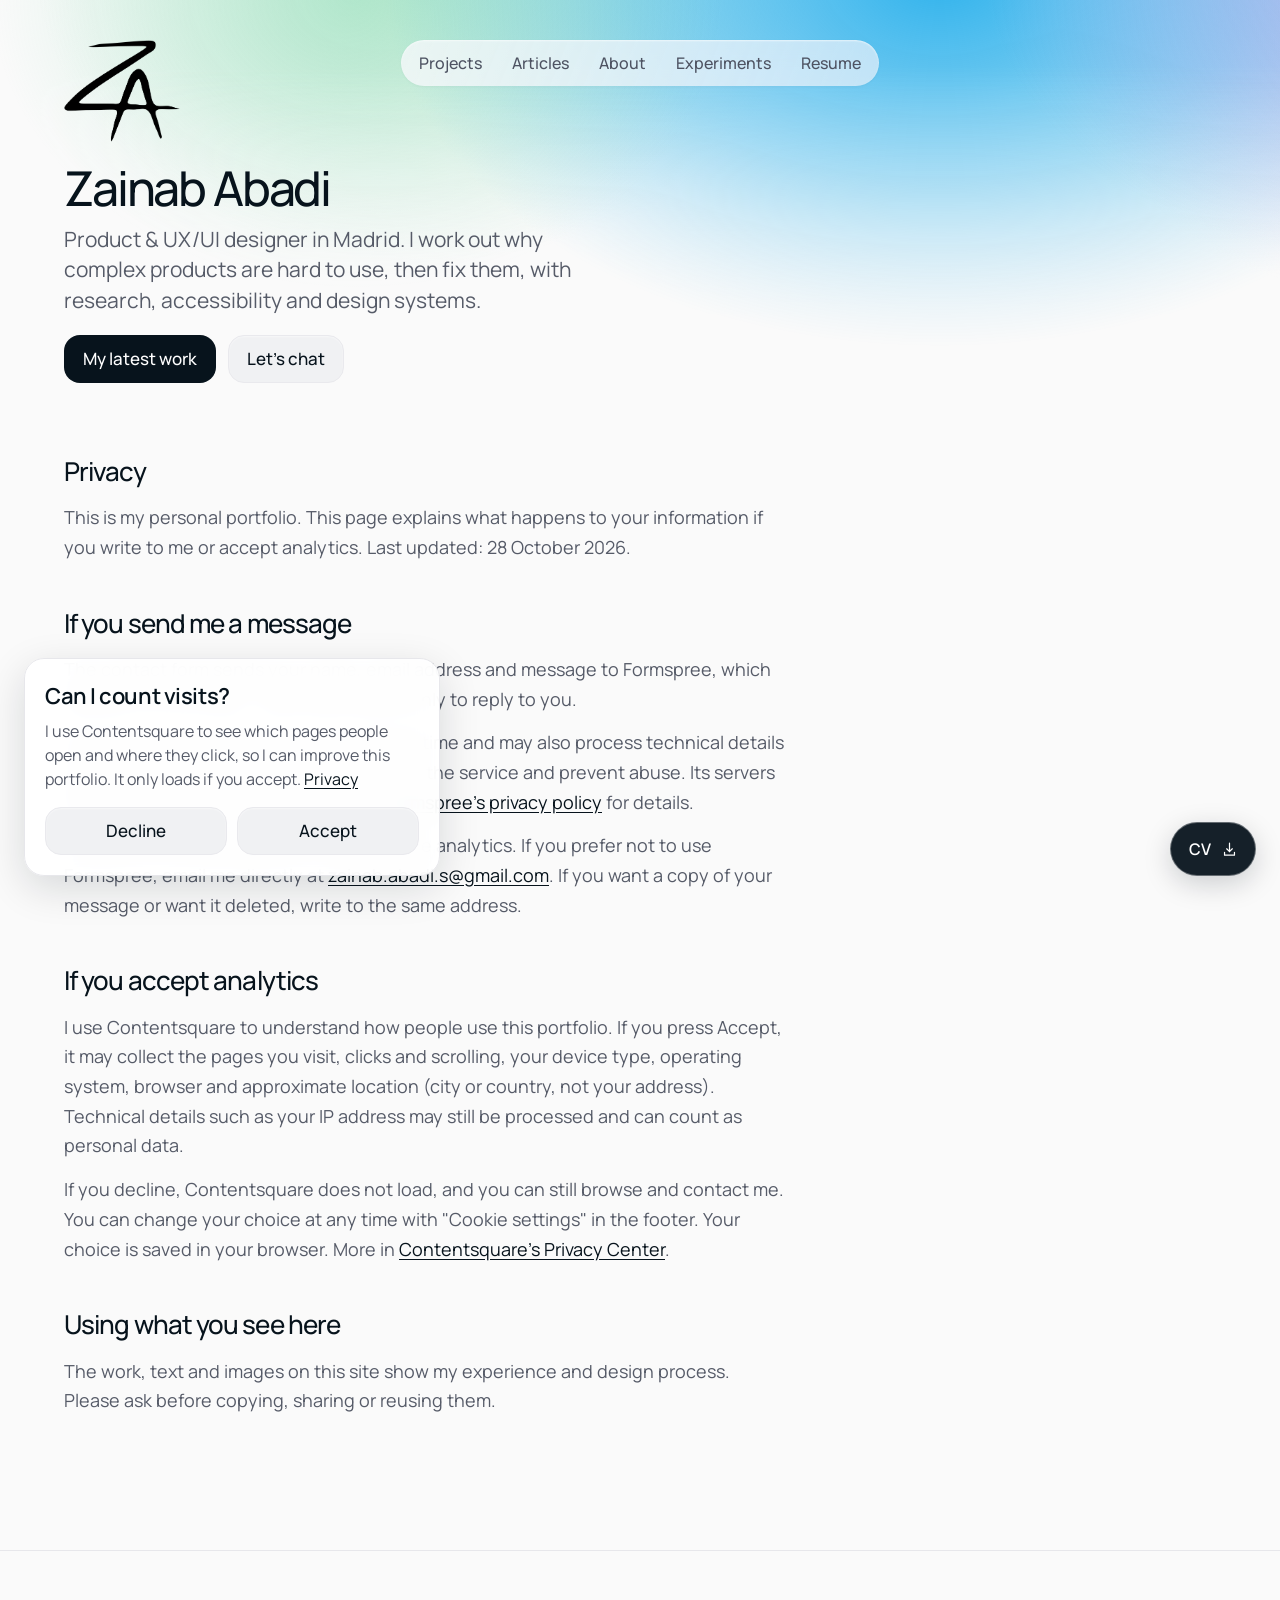
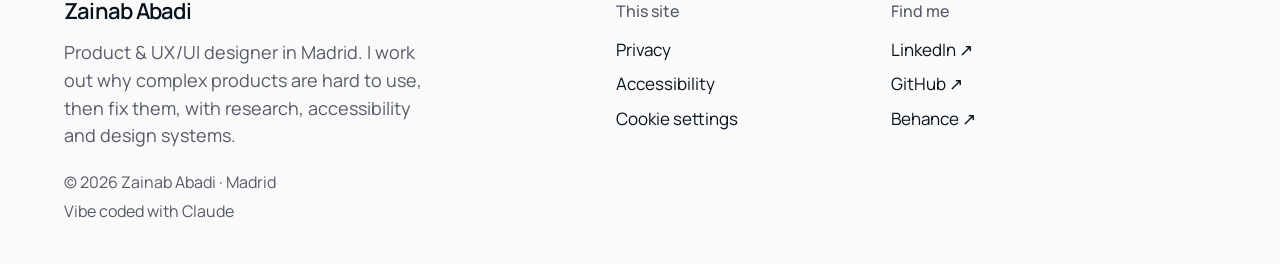
<file: privacy.html>
<!doctype html>
<html lang="en"><head>
<meta charset="utf-8"><meta name="viewport" content="width=device-width,initial-scale=1">
<title>Privacy | Zainab Abadi</title><meta name="description" content="How this portfolio handles your information when you contact me or accept analytics.">
<meta name="theme-color" content="#fafafa"><link rel="icon" type="image/svg+xml" href="favicon.svg">
<link rel="preconnect" href="https://fonts.googleapis.com"><link rel="preconnect" href="https://fonts.gstatic.com" crossorigin>
<link href="https://fonts.googleapis.com/css2?family=Manrope:wght@400;500;600;700&display=swap" rel="stylesheet">
<link rel="stylesheet" href="style.css?v=20261103a"><link rel="stylesheet" href="glass.css?v=20261103a">
<link rel="stylesheet" href="extras.css?v=20261028d">
<link rel="stylesheet" href="type.css?v=20261112b">
</head><body><div class="brand-atmosphere" aria-hidden="true"></div><a class="skip-link" href="#main">Skip to content</a>
<header class="topbar"><nav class="dock-links" aria-label="Primary navigation"><a href="index.html">Projects</a><a href="articles.html">Articles</a><a href="about.html">About</a><a href="experiments.html">Experiments</a><a href="resume.html">Resume</a></nav></header>
<a class="cv-bubble" href="assets/Zainab-Abadi-CV.pdf" download="Zainab-Abadi-CV.pdf" aria-label="Download CV (PDF)" title="Download CV (PDF)"><span>CV</span><svg width="17" height="17" viewBox="0 0 24 24" fill="none" stroke="currentColor" stroke-width="1.7" stroke-linecap="round" stroke-linejoin="round" aria-hidden="true"><path d="M12 3v12m-4-4 4 4 4-4M5 16v4h14v-4"/></svg></a>
<main id="main"><section class="container hero" aria-labelledby="profile-name">
  <a class="profile-link" href="index.html" aria-label="Zainab Abadi, home"><img class="profile-logo" src="assets/logo-white.png" width="663" height="582" alt="Zainab Abadi logo" fetchpriority="high"></a>
  <h1 id="profile-name">Zainab Abadi</h1>
  <p class="intro">Product &amp; UX/UI designer in Madrid. I work out why complex products are hard to use, then fix them, with research, accessibility and design systems.</p>
  <div class="hero-actions"><a class="button" href="index.html#work">My latest work</a><a class="button button-secondary" href="mailto:zainab.abadi.s@gmail.com" data-contact>Let's chat</a></div>
</section>
<section class="container privacy-page" aria-labelledby="page-title">
<h2 id="page-title">Privacy</h2>
<p>This is my personal portfolio. This page explains what happens to your information if you write to me or accept analytics. Last updated: 28 October 2026.</p>
<h2>If you send me a message</h2>
<p>The contact form sends your name, email address and message to Formspree, which delivers it to my inbox. I use those details only to reply to you.</p>
<p>Formspree stores submissions for a limited time and may also process technical details such as your IP address and browser to run the service and prevent abuse. Its servers are in the United States. You can read <a href="https://formspree.io/legal/privacy-policy/" target="_blank" rel="noopener noreferrer">Formspree's privacy policy</a> for details.</p>
<p>You can send a message even if you decline analytics. If you prefer not to use Formspree, email me directly at <a href="mailto:zainab.abadi.s@gmail.com">zainab.abadi.s@gmail.com</a>. If you want a copy of your message or want it deleted, write to the same address.</p>
<h2>If you accept analytics</h2>
<p>I use Contentsquare to understand how people use this portfolio. If you press Accept, it may collect the pages you visit, clicks and scrolling, your device type, operating system, browser and approximate location (city or country, not your address). Technical details such as your IP address may still be processed and can count as personal data.</p>
<p>If you decline, Contentsquare does not load, and you can still browse and contact me. You can change your choice at any time with "Cookie settings" in the footer. Your choice is saved in your browser. More in <a href="https://contentsquare.com/privacy-center/" target="_blank" rel="noopener noreferrer">Contentsquare's Privacy Center</a>.</p>
<h2>Using what you see here</h2>
<p>The work, text and images on this site show my experience and design process. Please ask before copying, sharing or reusing them.</p>
</section>
</main>
<footer class="footer"><div class="container footer-grid">
  <div class="footer-profile"><a class="footer-name" href="index.html">Zainab Abadi</a><p>Product &amp; UX/UI designer in Madrid. I work out why complex products are hard to use, then fix them, with research, accessibility and design systems.</p><small>© 2026 Zainab Abadi · Madrid</small><small class="footer-credit">Vibe coded with Claude</small></div>
  <nav class="footer-links" aria-label="Site information"><h2>This site</h2><a href="privacy.html">Privacy</a><a href="accessibility.html">Accessibility</a><button type="button" class="cookie-settings" data-cookie-settings>Cookie settings</button></nav>
  <div class="footer-contact"><h2>Find me</h2><a href="https://www.linkedin.com/in/zainab-abadi-7878951b0/" target="_blank" rel="noopener noreferrer">LinkedIn <span aria-hidden="true">↗</span></a><a href="https://github.com/Abadisedraoui" target="_blank" rel="noopener noreferrer">GitHub <span aria-hidden="true">↗</span></a><a href="https://www.behance.net/az119" target="_blank" rel="noopener noreferrer">Behance <span aria-hidden="true">↗</span></a></div>
</div></footer>
<script defer src="navigation.js?v=20261021-tabfolio"></script><script defer src="consent.js?v=20261028"></script><script defer src="contact.js?v=20261028c"></script>
</body></html>
</file>
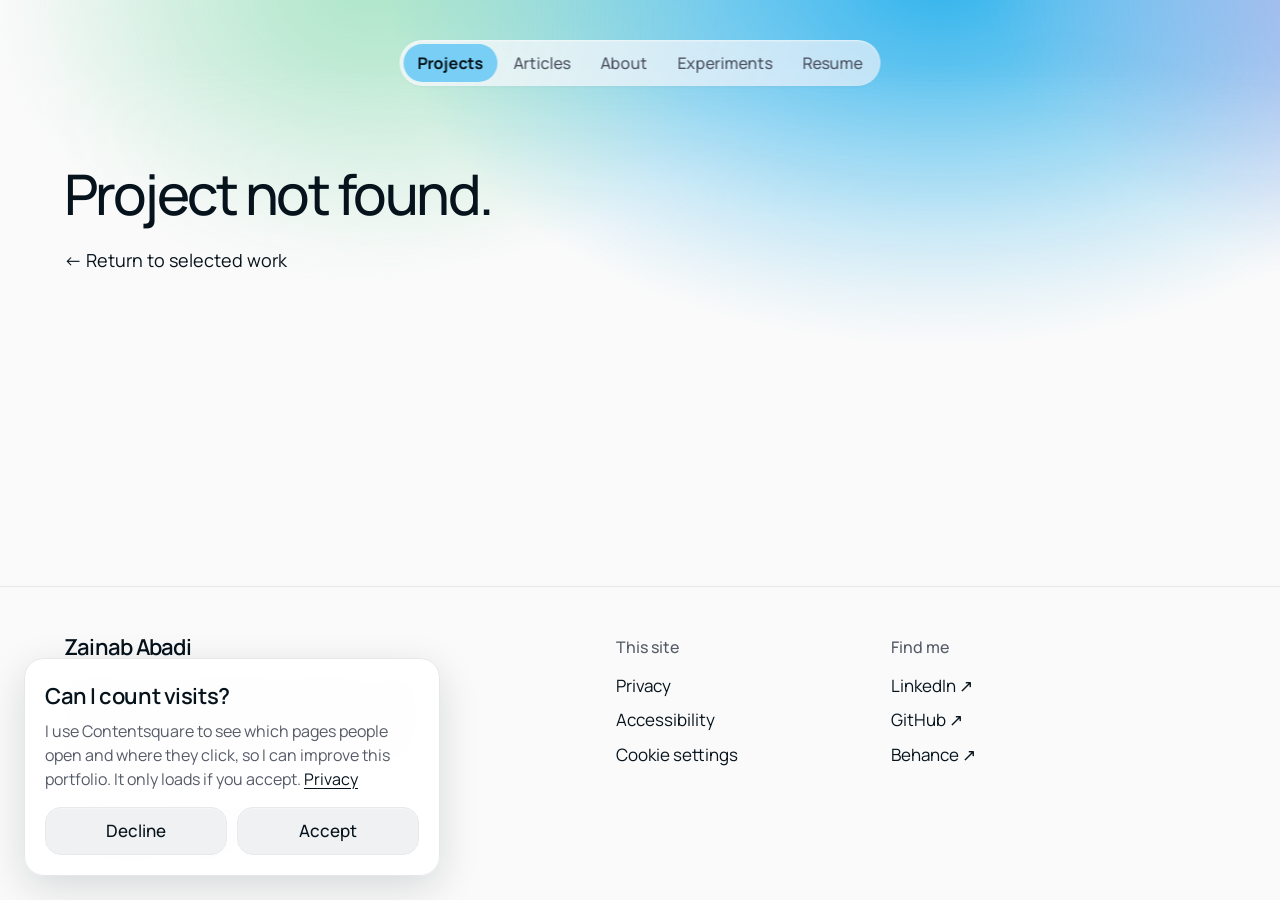
<file: project.html>
<!doctype html>
<html lang="en"><head>
<meta charset="utf-8"><meta name="viewport" content="width=device-width,initial-scale=1">
<title>Case study | Zainab Abadi</title><meta name="description" content="Selected product design case study by Zainab Abadi.">
<meta name="theme-color" content="#fafafa"><link rel="icon" type="image/svg+xml" href="favicon.svg">
<link rel="preconnect" href="https://fonts.googleapis.com"><link rel="preconnect" href="https://fonts.gstatic.com" crossorigin>
<link href="https://fonts.googleapis.com/css2?family=Manrope:wght@400;500;600;700&display=swap" rel="stylesheet">
<link rel="stylesheet" href="style.css?v=20261103a"><link rel="stylesheet" href="glass.css?v=20261103a">
<link rel="stylesheet" href="extras.css?v=20261028d">
<link rel="stylesheet" href="type.css?v=20261112b"><link rel="stylesheet" href="gallery.css?v=20261108a">
</head><body><div class="brand-atmosphere" aria-hidden="true"></div><a class="skip-link" href="#main">Skip to content</a>
<header class="topbar"><nav class="dock-links" aria-label="Primary navigation"><a href="index.html" class="is-current" aria-current="page">Projects</a><a href="articles.html">Articles</a><a href="about.html">About</a><a href="experiments.html">Experiments</a><a href="resume.html">Resume</a></nav></header>
<main id="main">
<noscript><section class="container project-hero"><h1>Case studies</h1><p>Enable JavaScript to read this case study, or <a class="underlined" href="projects.html">return to all projects</a>.</p></section></noscript>
</main>
<footer class="footer"><div class="container footer-grid">
  <div class="footer-profile"><a class="footer-name" href="index.html">Zainab Abadi</a><p>Product &amp; UX/UI designer in Madrid. I work out why complex products are hard to use, then fix them, with research, accessibility and design systems.</p><small>© 2026 Zainab Abadi · Madrid</small><small class="footer-credit">Vibe coded with Claude</small></div>
  <nav class="footer-links" aria-label="Site information"><h2>This site</h2><a href="privacy.html">Privacy</a><a href="accessibility.html">Accessibility</a><button type="button" class="cookie-settings" data-cookie-settings>Cookie settings</button></nav>
  <div class="footer-contact"><h2>Find me</h2><a href="https://www.linkedin.com/in/zainab-abadi-7878951b0/" target="_blank" rel="noopener noreferrer">LinkedIn <span aria-hidden="true">↗</span></a><a href="https://github.com/Abadisedraoui" target="_blank" rel="noopener noreferrer">GitHub <span aria-hidden="true">↗</span></a><a href="https://www.behance.net/az119" target="_blank" rel="noopener noreferrer">Behance <span aria-hidden="true">↗</span></a></div>
</div></footer>
<script defer src="navigation.js?v=20261021-tabfolio"></script><script defer src="consent.js?v=20261028"></script><script defer src="contact.js?v=20261028c"></script><script defer src="projects.js?v=20261103b"></script>
</body></html>
</file>
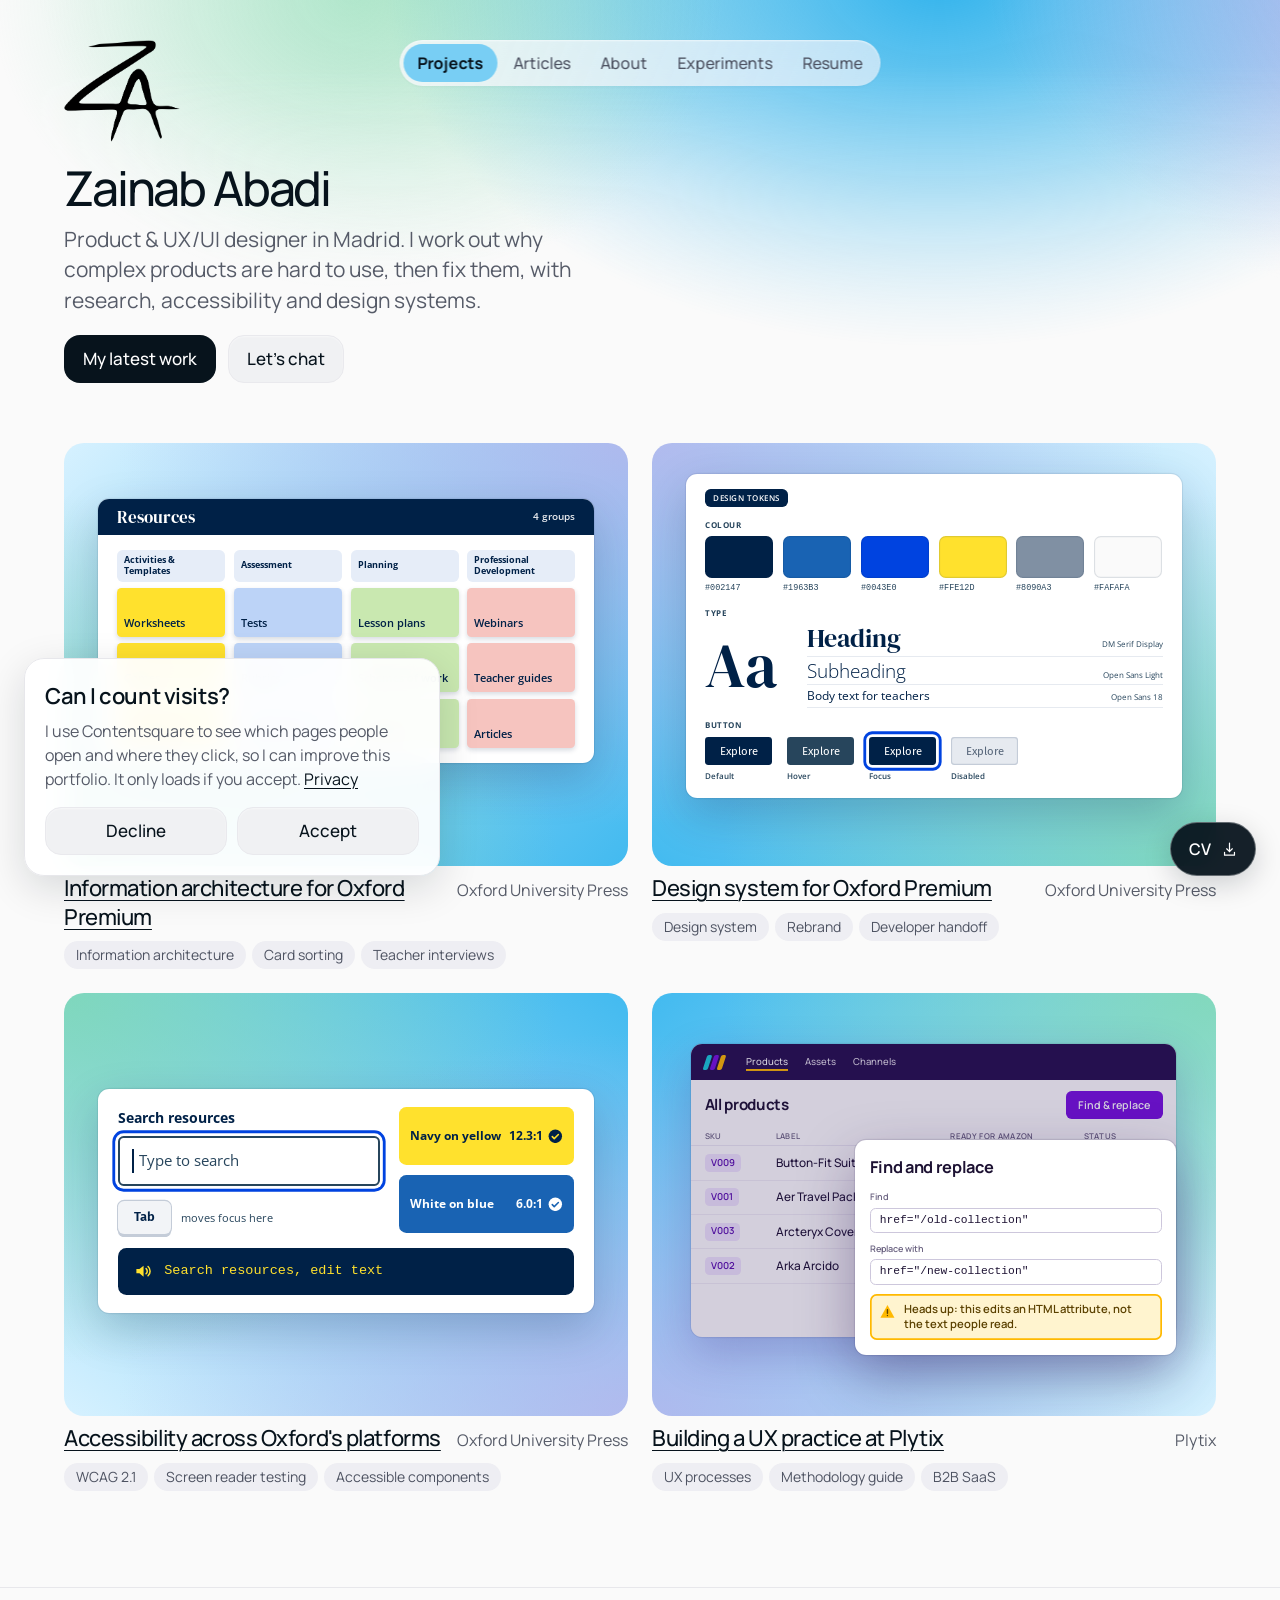
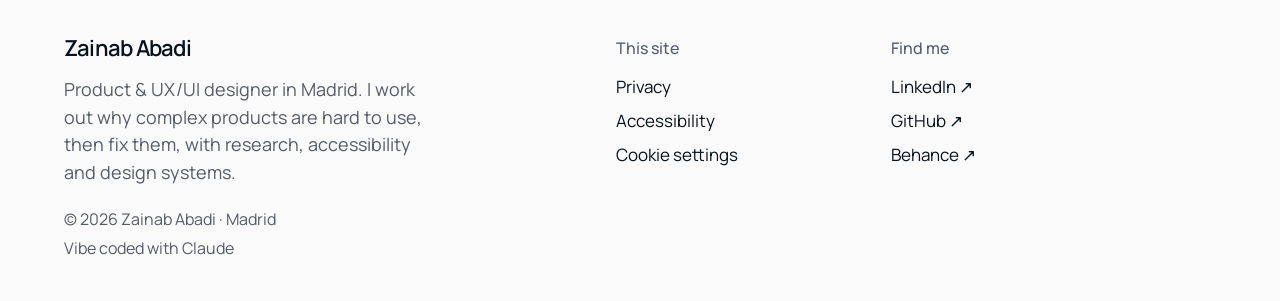
<file: projects.html>
<!doctype html>
<html lang="en"><head>
<meta charset="utf-8"><meta name="viewport" content="width=device-width,initial-scale=1">
<title>Projects | Zainab Abadi</title><meta name="description" content="Zainab Abadi, Product &amp; UX/UI designer in Madrid. Case studies on research, information architecture, accessibility and design systems.">
<meta name="theme-color" content="#fafafa"><link rel="icon" type="image/svg+xml" href="favicon.svg">
<link rel="preconnect" href="https://fonts.googleapis.com"><link rel="preconnect" href="https://fonts.gstatic.com" crossorigin>
<link href="https://fonts.googleapis.com/css2?family=Manrope:wght@400;500;600;700&display=swap" rel="stylesheet">
<link rel="stylesheet" href="style.css?v=20261103a"><link rel="stylesheet" href="glass.css?v=20261103a">
<link rel="stylesheet" href="extras.css?v=20261028d">
<link href="https://fonts.googleapis.com/css2?family=DM+Serif+Display&family=Open+Sans:wght@300;400;600;700&family=Fira+Sans:wght@400;600&display=swap" rel="stylesheet">
<link rel="stylesheet" href="thumbs.css?v=20261029">
<script>document.documentElement.classList.add("js");setTimeout(function(){if(!window.__thumbs)document.documentElement.classList.remove("js")},3000)</script>
<link rel="stylesheet" href="type.css?v=20261112b">
</head><body><div class="brand-atmosphere" aria-hidden="true"></div><a class="skip-link" href="#main">Skip to content</a>
<header class="topbar"><nav class="dock-links" aria-label="Primary navigation"><a href="index.html" class="is-current" aria-current="page">Projects</a><a href="articles.html">Articles</a><a href="about.html">About</a><a href="experiments.html">Experiments</a><a href="resume.html">Resume</a></nav></header>
<a class="cv-bubble" href="assets/Zainab-Abadi-CV.pdf" download="Zainab-Abadi-CV.pdf" aria-label="Download CV (PDF)" title="Download CV (PDF)"><span>CV</span><svg width="17" height="17" viewBox="0 0 24 24" fill="none" stroke="currentColor" stroke-width="1.7" stroke-linecap="round" stroke-linejoin="round" aria-hidden="true"><path d="M12 3v12m-4-4 4 4 4-4M5 16v4h14v-4"/></svg></a>
<main id="main"><section class="container hero" aria-labelledby="profile-name">
  <a class="profile-link" href="index.html" aria-label="Zainab Abadi, home"><img class="profile-logo" src="assets/logo-white.png" width="663" height="582" alt="Zainab Abadi logo" fetchpriority="high"></a>
  <h1 id="profile-name">Zainab Abadi</h1>
  <p class="intro">Product &amp; UX/UI designer in Madrid. I work out why complex products are hard to use, then fix them, with research, accessibility and design systems.</p>
  <div class="hero-actions"><a class="button" href="index.html#work">My latest work</a><a class="button button-secondary" href="mailto:zainab.abadi.s@gmail.com" data-contact>Let's chat</a></div>
</section>
<section id="work" class="container work-section" aria-labelledby="work-heading"><h2 id="work-heading" class="sr-only">Selected projects</h2><div class="work-grid"><a class="work-card" href="project.html?slug=oxford-platform" aria-label="Read case study: Information architecture for Oxford Premium">
  <div class="card-art card-art-1">
<div class="thumb thumb-rs" aria-hidden="true">
  <div class="rs-board">
    <div class="rs-top"><span>Resources</span><small>4 groups</small></div>
    <div class="rs-cols">
      <div class="rs-col rs-c1"><div class="rs-h" style="--i:0">Activities &amp; Templates</div>
        <div class="rs-n" style="--j:0;--sx:30cqw;--sy:12cqw;--sr:-9deg">Worksheets</div>
        <div class="rs-n" style="--j:4;--sx:44cqw;--sy:-4cqw;--sr:6deg">Games</div>
        <div class="rs-n" style="--j:8;--sx:20cqw;--sy:-14cqw;--sr:-3deg">Templates</div></div>
      <div class="rs-col rs-c2"><div class="rs-h" style="--i:1">Assessment</div>
        <div class="rs-n" style="--j:1;--sx:-26cqw;--sy:9cqw;--sr:8deg">Tests</div>
        <div class="rs-n" style="--j:5;--sx:18cqw;--sy:16cqw;--sr:-7deg">Rubrics</div>
        <div class="rs-n" style="--j:9;--sx:-12cqw;--sy:-12cqw;--sr:4deg">Answer keys</div></div>
      <div class="rs-col rs-c3"><div class="rs-h" style="--i:2">Planning</div>
        <div class="rs-n" style="--j:2;--sx:-30cqw;--sy:15cqw;--sr:5deg">Lesson plans</div>
        <div class="rs-n" style="--j:6;--sx:-6cqw;--sy:8cqw;--sr:-10deg">Schemes of work</div>
        <div class="rs-n" style="--j:10;--sx:-34cqw;--sy:-10cqw;--sr:7deg">Calendars</div></div>
      <div class="rs-col rs-c4"><div class="rs-h" style="--i:3">Professional Development</div>
        <div class="rs-n" style="--j:3;--sx:-52cqw;--sy:12cqw;--sr:-6deg">Webinars</div>
        <div class="rs-n" style="--j:7;--sx:-38cqw;--sy:-2cqw;--sr:9deg">Teacher guides</div>
        <div class="rs-n" style="--j:11;--sx:-58cqw;--sy:-14cqw;--sr:-4deg">Articles</div></div>
    </div>
  </div>
</div>
</div>
  <div class="work-meta"><h3>Information architecture for Oxford Premium</h3><span class="year">Oxford University Press</span></div><ul class="chips" aria-label="Topics"><li>Information architecture</li><li>Card sorting</li><li>Teacher interviews</li></ul>
</a>
<a class="work-card" href="project.html?slug=oxford-system" aria-label="Read case study: Design system for Oxford Premium">
  <div class="card-art card-art-2">
<div class="thumb thumb-ds" aria-hidden="true">
  <div class="ds-board">
    <span class="ds-tag">Design tokens</span>
    <div><div class="ds-label">Colour</div><div class="ds-swatches">
      <div class="ds-sw" style="--i:0"><i style="background:#002147"></i><span>#002147</span></div>
      <div class="ds-sw" style="--i:1"><i style="background:#1963B3"></i><span>#1963B3</span></div>
      <div class="ds-sw" style="--i:2"><i style="background:#0043E0"></i><span>#0043E0</span></div>
      <div class="ds-sw" style="--i:3"><i style="background:#FFE12D"></i><span>#FFE12D</span></div>
      <div class="ds-sw" style="--i:4"><i style="background:#8090A3"></i><span>#8090A3</span></div>
      <div class="ds-sw" style="--i:5"><i style="background:#FAFAFA"></i><span>#FAFAFA</span></div>
    </div></div>
    <div><div class="ds-label">Type</div><div class="ds-type">
      <div class="ds-aa">Aa</div>
      <div class="ds-lines">
        <div class="ds-line" style="--i:0"><b class="f-display">Heading</b><small>DM Serif Display</small></div>
        <div class="ds-line" style="--i:1"><b class="f-light">Subheading</b><small>Open Sans Light</small></div>
        <div class="ds-line" style="--i:2"><b class="f-body">Body text for teachers</b><small>Open Sans 18</small></div>
      </div></div></div>
    <div><div class="ds-label">Button</div><div class="ds-buttons">
      <div class="ds-b" style="--i:0"><span class="ds-btn">Explore</span><small>Default</small></div>
      <div class="ds-b" style="--i:1"><span class="ds-btn ds-hover">Explore</span><small>Hover</small></div>
      <div class="ds-b" style="--i:2"><span class="ds-btn ds-focus">Explore</span><small>Focus</small></div>
      <div class="ds-b" style="--i:3"><span class="ds-btn ds-off">Explore</span><small>Disabled</small></div>
    </div></div>
  </div>
</div>
</div>
  <div class="work-meta"><h3>Design system for Oxford Premium</h3><span class="year">Oxford University Press</span></div><ul class="chips" aria-label="Topics"><li>Design system</li><li>Rebrand</li><li>Developer handoff</li></ul>
</a>
<a class="work-card" href="project.html?slug=oxford-accessibility" aria-label="Read case study: Accessibility across Oxford&#39;s platforms">
  <div class="card-art card-art-3">
<div class="thumb thumb-ax" aria-hidden="true">
  <div class="ax-board">
    <div class="ax-form">
      <div class="ax-label">Search resources</div>
      <div class="ax-input"><i></i>Type to search</div>
      <div class="ax-keyrow"><span class="ax-key">Tab</span><span class="ax-hint">moves focus here</span></div>
    </div>
    <div class="ax-chips">
      <div class="ax-chip c1" style="--i:0"><span>Navy on yellow</span><em>12.3:1 <svg viewBox="0 0 24 24"><circle cx="12" cy="12" r="11" fill="#002147"/><path d="m7 12.5 3.2 3.2L17 9" fill="none" stroke="#ffe12d" stroke-width="2.6" stroke-linecap="round" stroke-linejoin="round"/></svg></em></div>
      <div class="ax-chip c2" style="--i:1"><span>White on blue</span><em>6.0:1 <svg viewBox="0 0 24 24"><circle cx="12" cy="12" r="11" fill="#fff"/><path d="m7 12.5 3.2 3.2L17 9" fill="none" stroke="#1963b3" stroke-width="2.6" stroke-linecap="round" stroke-linejoin="round"/></svg></em></div>
    </div>
    <div class="ax-sr">
      <svg viewBox="0 0 24 24"><path d="M4 9.5v5h3.6l4.9 4V5.5l-4.9 4H4Z" fill="#ffe12d"/><path d="M15.5 9a4 4 0 0 1 0 6M17.8 6.5a7.5 7.5 0 0 1 0 11" fill="none" stroke="#ffe12d" stroke-width="1.8" stroke-linecap="round"/></svg>
      <q>Search resources, edit text</q>
    </div>
  </div>
</div>
</div>
  <div class="work-meta"><h3>Accessibility across Oxford&#39;s platforms</h3><span class="year">Oxford University Press</span></div><ul class="chips" aria-label="Topics"><li>WCAG 2.1</li><li>Screen reader testing</li><li>Accessible components</li></ul>
</a>
<a class="work-card" href="project.html?slug=plytix" aria-label="Read case study: Building a UX practice at Plytix">
  <div class="card-art card-art-4">
<div class="thumb thumb-plytix" aria-hidden="true">
  <div class="tp-window">
    <div class="tp-nav"><span class="tp-logo"><i></i><i></i><i></i></span><span class="is-on">Products</span><span>Assets</span><span>Channels</span></div>
    <div class="tp-bar"><span class="tp-title">All products</span><span class="tp-btn">Find &amp; replace</span></div>
    <div class="tp-head"><span>SKU</span><span>Label</span><span>Ready for Amazon</span><span>Status</span></div>
    <div class="tp-row" style="--i:0"><span class="tp-sku">V009</span><span>Button-Fit Suit Jacket</span><span class="tp-bar-track" style="--p:87%">87.5%</span><span class="tp-chip ok">Completed</span></div>
    <div class="tp-row" style="--i:1"><span class="tp-sku">V001</span><span>Aer Travel Pack 2</span><span class="tp-bar-track" style="--p:87%">87.5%</span><span class="tp-chip ok">Completed</span></div>
    <div class="tp-row" style="--i:2"><span class="tp-sku">V003</span><span>Arcteryx Covert Case</span><span class="tp-bar-track" style="--p:75%">75.0%</span><span class="tp-chip draft">Draft</span></div>
    <div class="tp-row" style="--i:3"><span class="tp-sku">V002</span><span>Arka Arcido</span><span class="tp-bar-track" style="--p:62%">62.5%</span><span class="tp-chip draft">Draft</span></div>
    <div class="tp-scrim"></div>
  </div>
  <div class="tp-dialog">
    <div class="tp-dialog-title">Find and replace</div>
    <div class="tp-label">Find</div>
    <div class="tp-input"><span class="tp-type-1">href="/old-collection"</span></div>
    <div class="tp-label">Replace with</div>
    <div class="tp-input"><span class="tp-type-2">href="/new-collection"</span></div>
    <div class="tp-warning">
      <svg viewBox="0 0 24 24" aria-hidden="true"><path d="M12 3 2 21h20L12 3Z" fill="#ffb900"/><path d="M12 9.5v5M12 17.6v.1" stroke="#5b4100" stroke-width="2" stroke-linecap="round"/></svg>
      <span>Heads up: this edits an HTML attribute, not the text people read.</span>
    </div>
  </div>
  <svg class="tp-cursor" viewBox="0 0 24 24" aria-hidden="true"><path d="M3 2l7.5 19 2.7-7.8L21 10.5 3 2Z" fill="#111" stroke="#fff" stroke-width="1.6" stroke-linejoin="round"/></svg>
</div>
</div>
  <div class="work-meta"><h3>Building a UX practice at Plytix</h3><span class="year">Plytix</span></div><ul class="chips" aria-label="Topics"><li>UX processes</li><li>Methodology guide</li><li>B2B SaaS</li></ul>
</a></div></section>
</main>
<footer class="footer"><div class="container footer-grid">
  <div class="footer-profile"><a class="footer-name" href="index.html">Zainab Abadi</a><p>Product &amp; UX/UI designer in Madrid. I work out why complex products are hard to use, then fix them, with research, accessibility and design systems.</p><small>© 2026 Zainab Abadi · Madrid</small><small class="footer-credit">Vibe coded with Claude</small></div>
  <nav class="footer-links" aria-label="Site information"><h2>This site</h2><a href="privacy.html">Privacy</a><a href="accessibility.html">Accessibility</a><button type="button" class="cookie-settings" data-cookie-settings>Cookie settings</button></nav>
  <div class="footer-contact"><h2>Find me</h2><a href="https://www.linkedin.com/in/zainab-abadi-7878951b0/" target="_blank" rel="noopener noreferrer">LinkedIn <span aria-hidden="true">↗</span></a><a href="https://github.com/Abadisedraoui" target="_blank" rel="noopener noreferrer">GitHub <span aria-hidden="true">↗</span></a><a href="https://www.behance.net/az119" target="_blank" rel="noopener noreferrer">Behance <span aria-hidden="true">↗</span></a></div>
</div></footer>
<script defer src="navigation.js?v=20261021-tabfolio"></script><script defer src="thumbs.js?v=20261029"></script><script defer src="consent.js?v=20261028"></script><script defer src="contact.js?v=20261028c"></script>
</body></html>
</file>
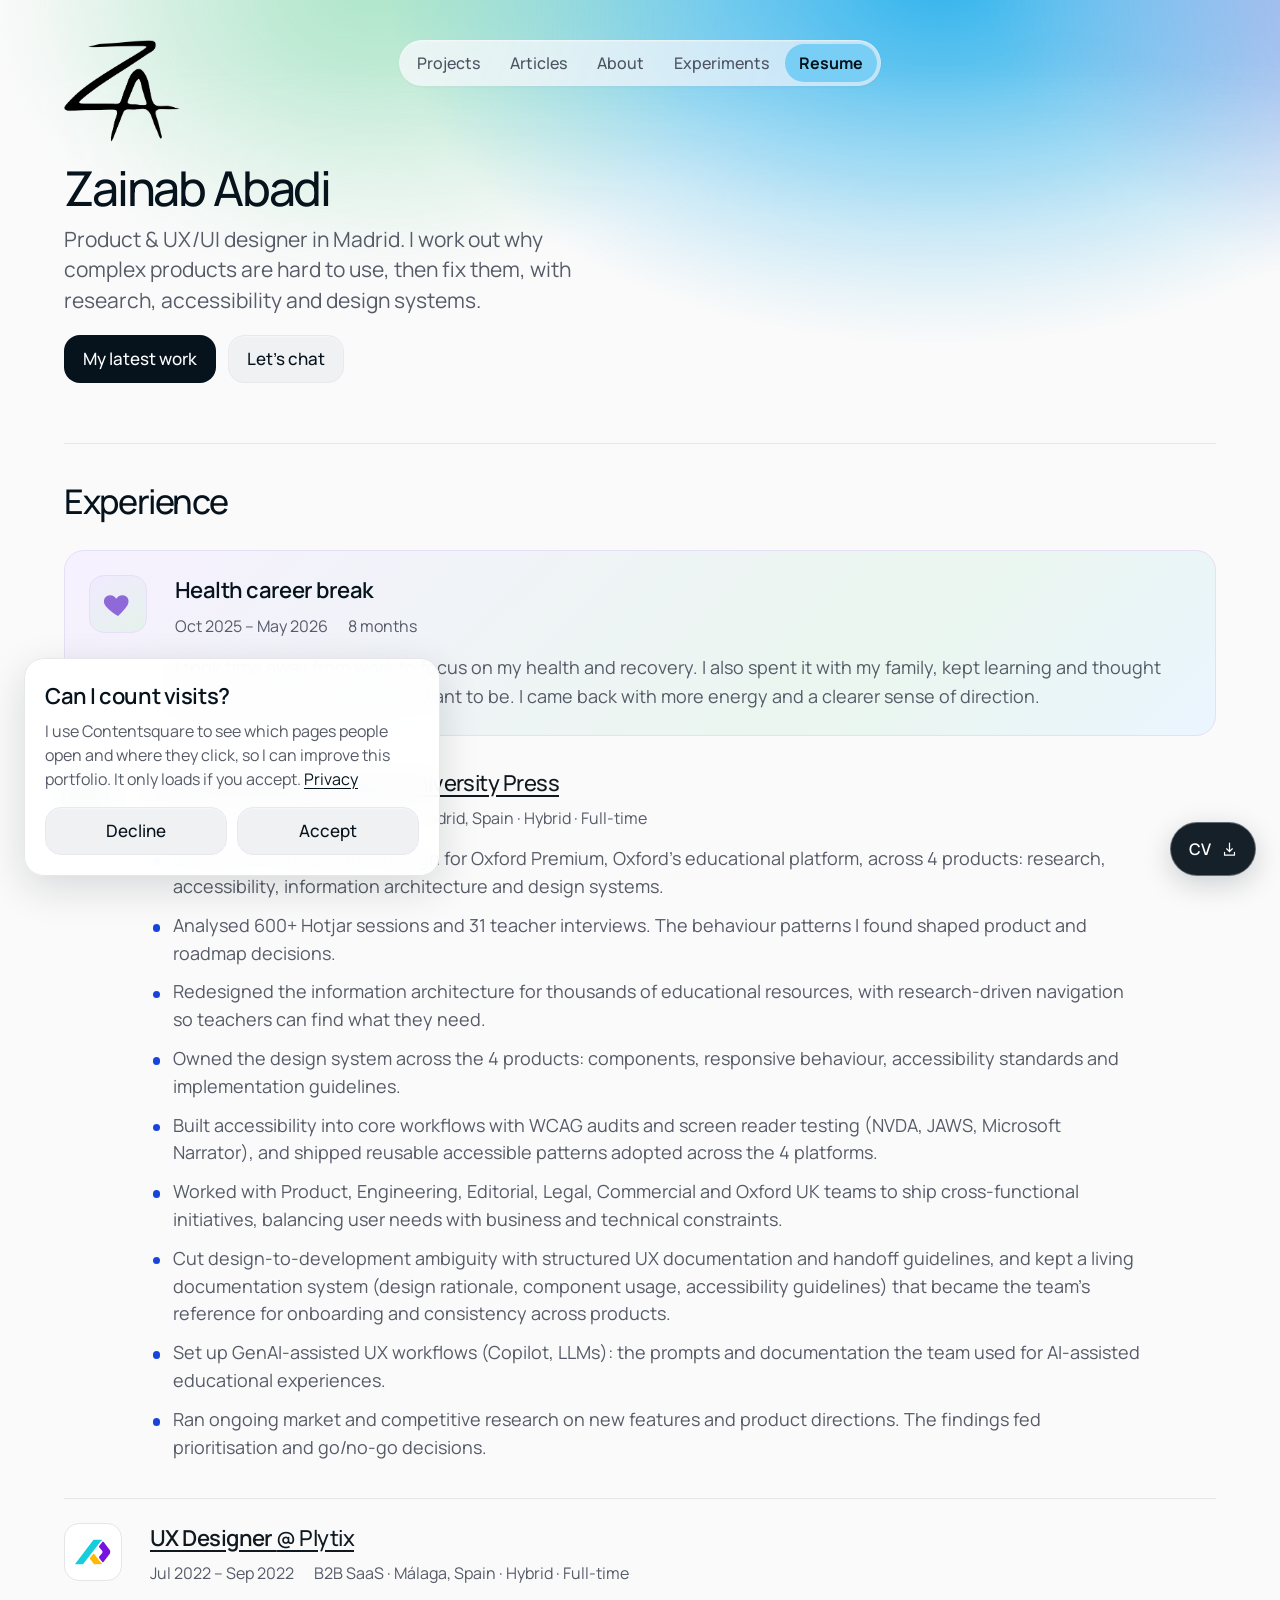
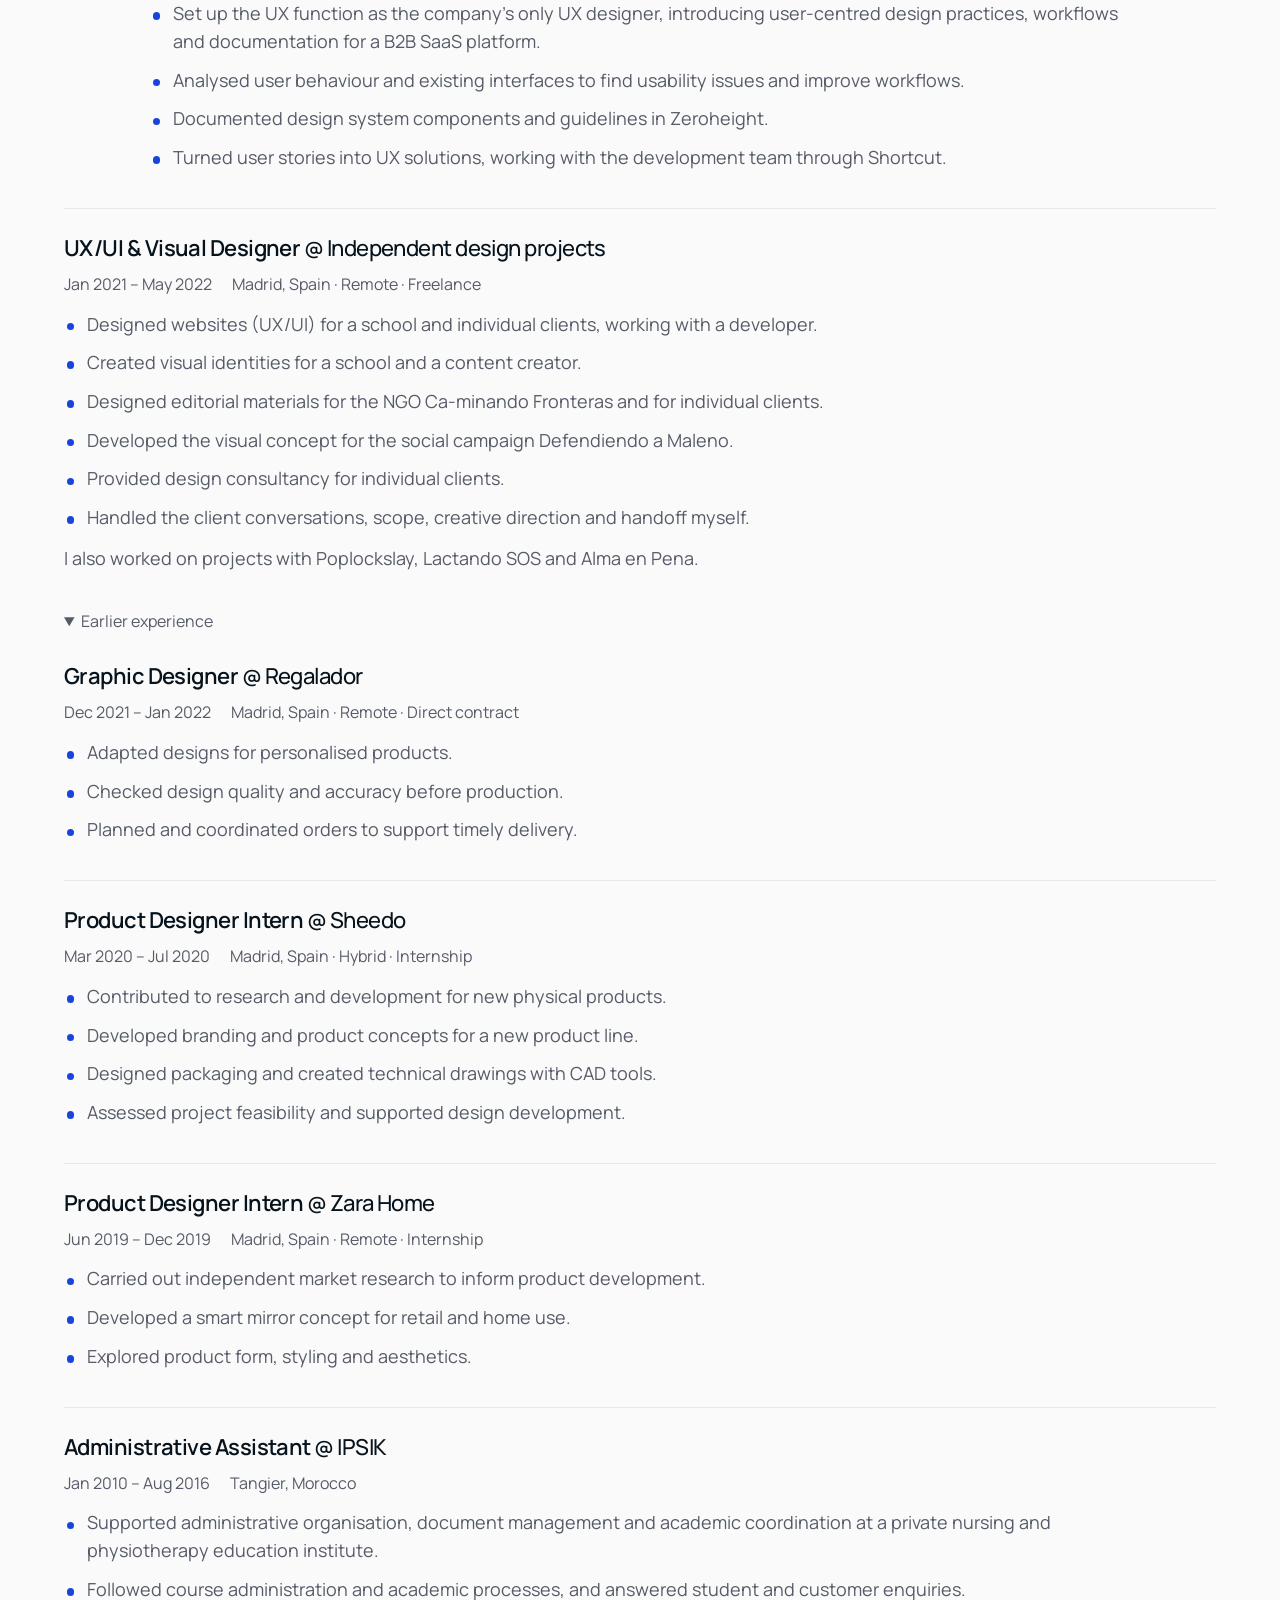
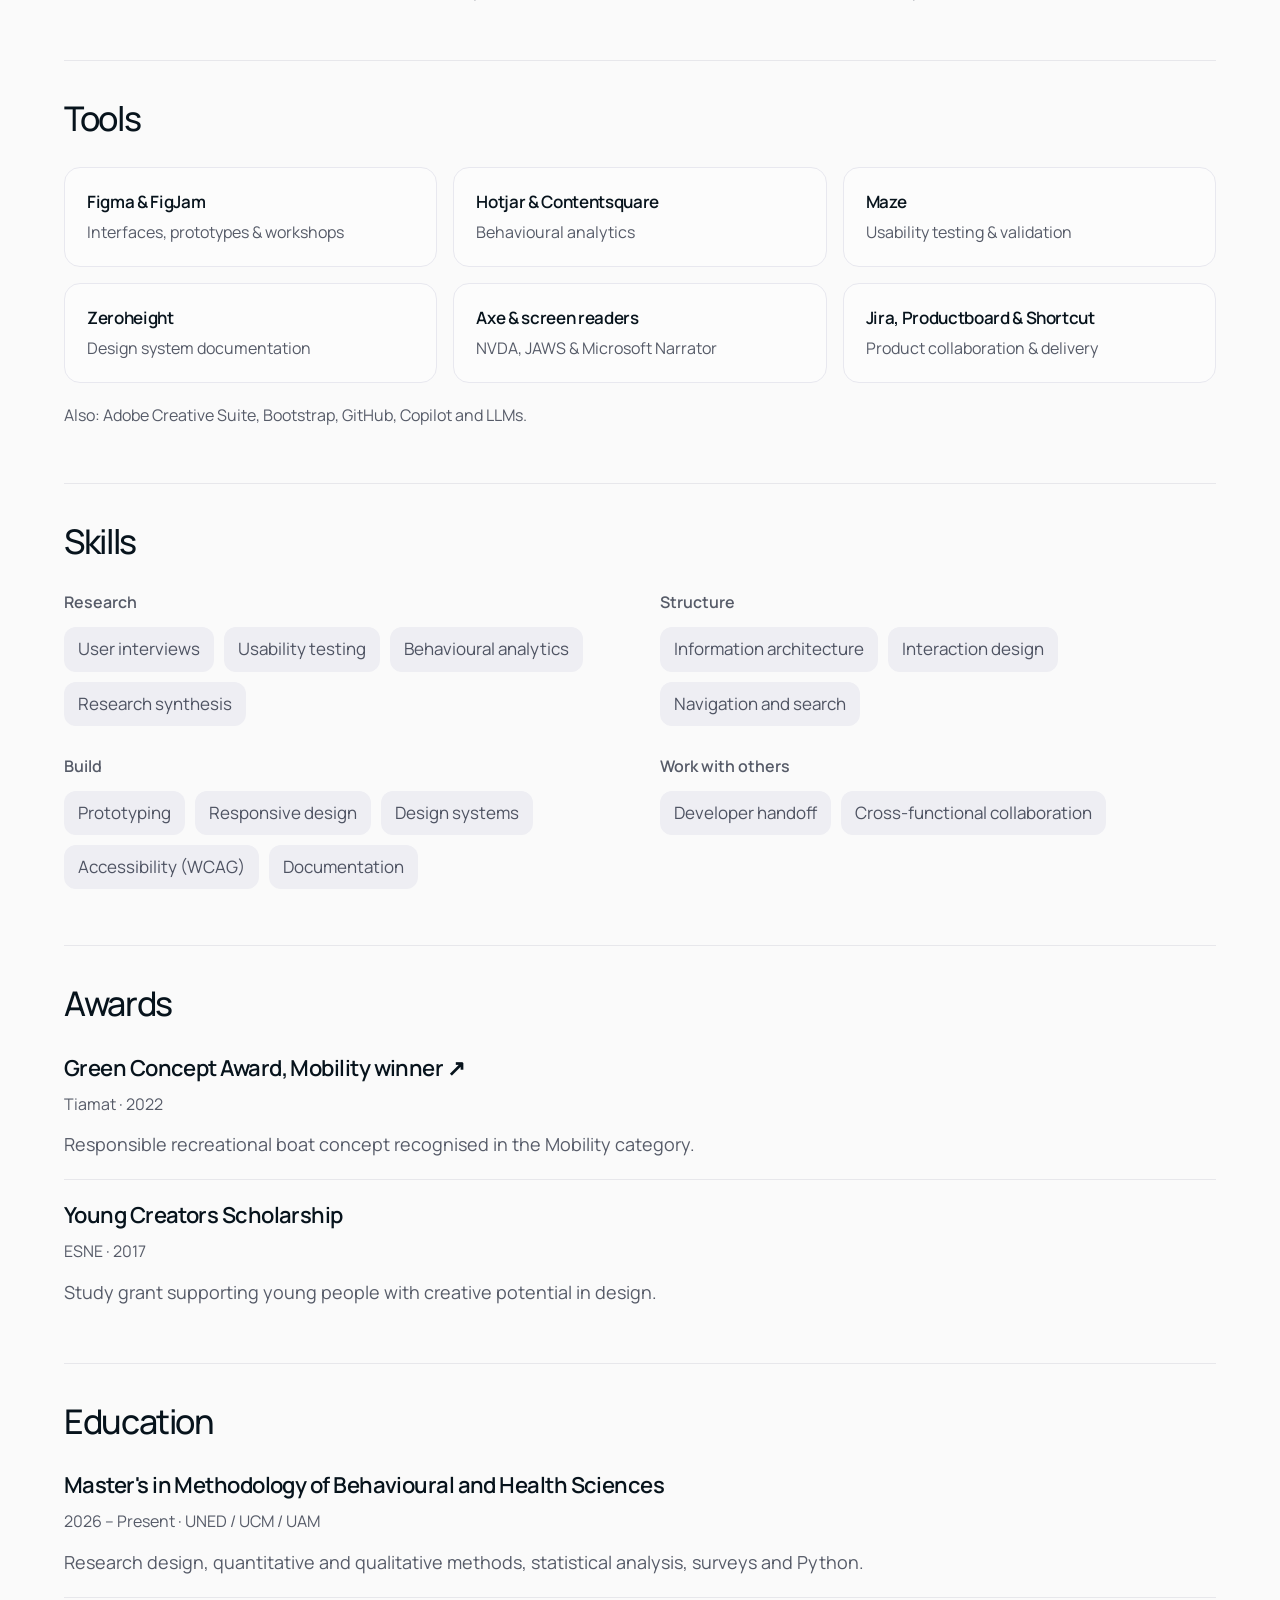
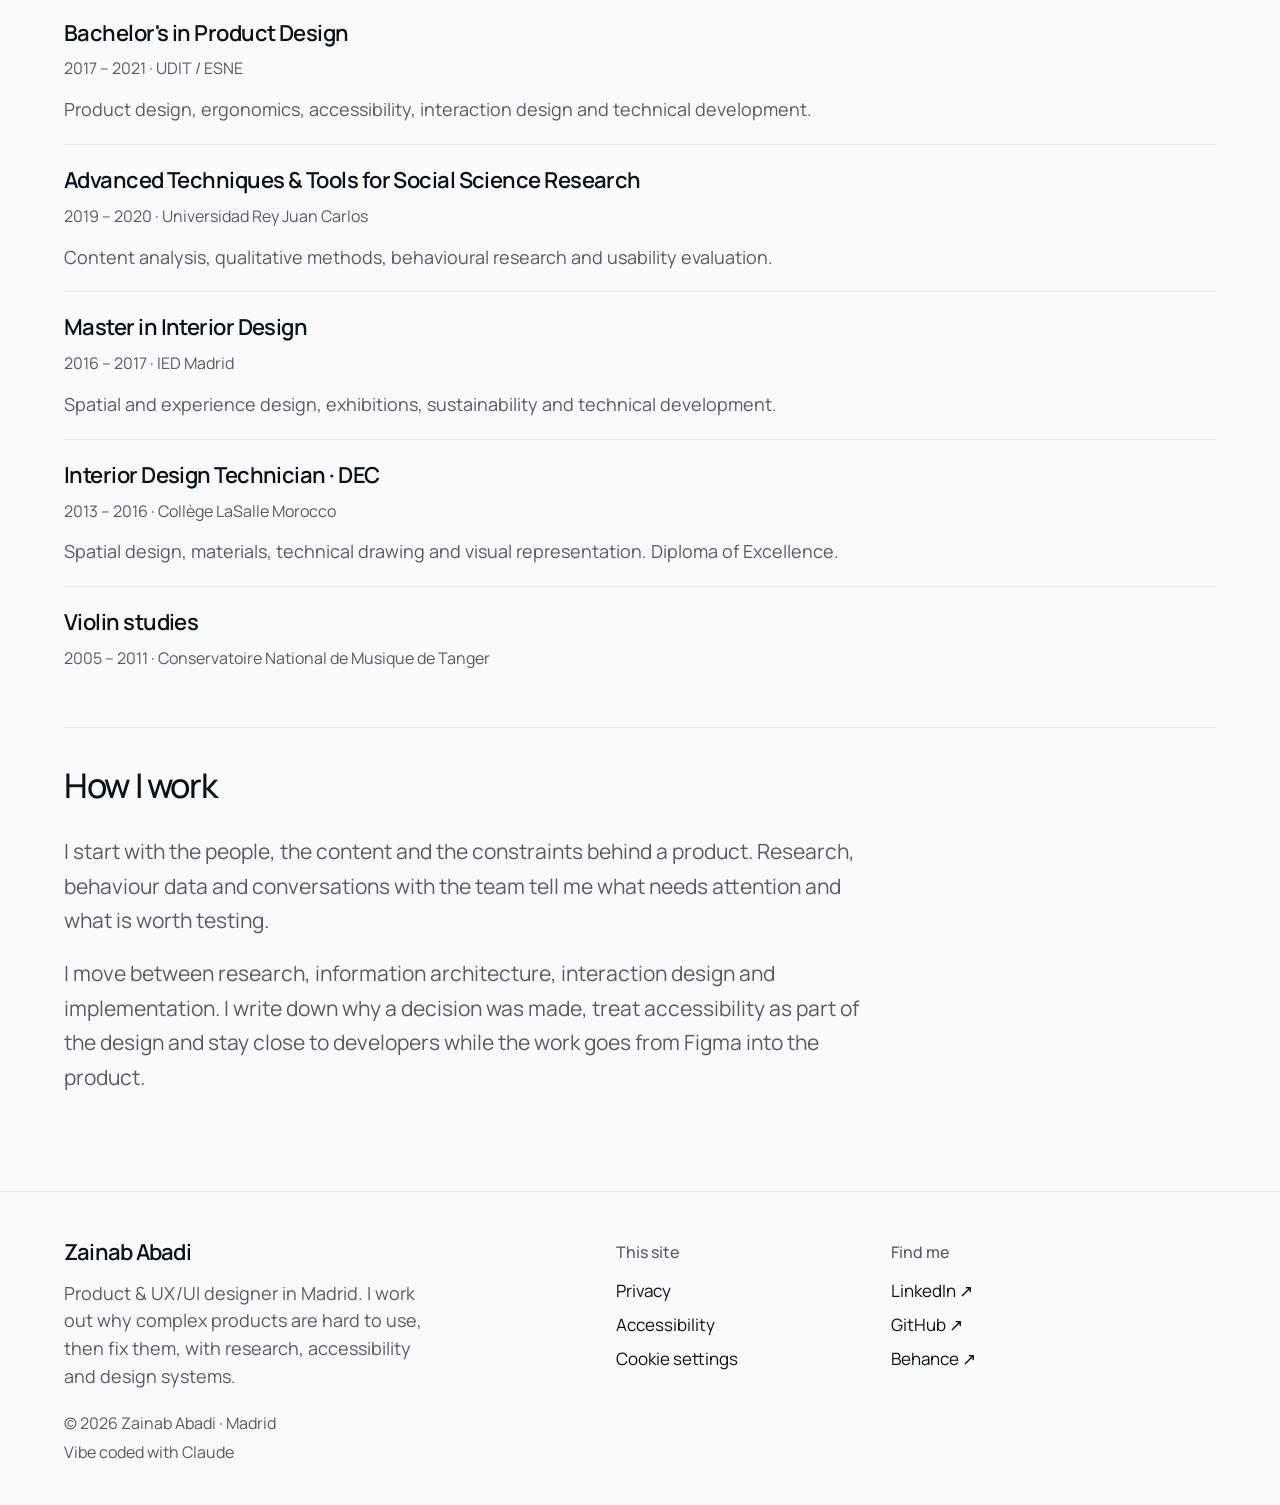
<file: resume.html>
<!doctype html>
<html lang="en"><head>
<meta charset="utf-8"><meta name="viewport" content="width=device-width,initial-scale=1">
<title>Resume | Zainab Abadi</title><meta name="description" content="Zainab Abadi’s experience, tools, skills, awards, education and approach to product design.">
<meta name="theme-color" content="#fafafa"><link rel="icon" type="image/svg+xml" href="favicon.svg">
<link rel="preconnect" href="https://fonts.googleapis.com"><link rel="preconnect" href="https://fonts.gstatic.com" crossorigin>
<link href="https://fonts.googleapis.com/css2?family=Manrope:wght@400;500;600;700&display=swap" rel="stylesheet">
<link rel="stylesheet" href="style.css?v=20261103a"><link rel="stylesheet" href="glass.css?v=20261103a">
<link rel="stylesheet" href="resume.css?v=20261023-logos">
<link rel="stylesheet" href="extras.css?v=20261028d">
<link rel="stylesheet" href="type.css?v=20261112b">
</head><body><div class="brand-atmosphere" aria-hidden="true"></div><a class="skip-link" href="#main">Skip to content</a>
<header class="topbar"><nav class="dock-links" aria-label="Primary navigation"><a href="index.html">Projects</a><a href="articles.html">Articles</a><a href="about.html">About</a><a href="experiments.html">Experiments</a><a href="resume.html" class="is-current" aria-current="page">Resume</a></nav></header>
<a class="cv-bubble" href="assets/Zainab-Abadi-CV.pdf" download="Zainab-Abadi-CV.pdf" aria-label="Download CV (PDF)" title="Download CV (PDF)"><span>CV</span><svg width="17" height="17" viewBox="0 0 24 24" fill="none" stroke="currentColor" stroke-width="1.7" stroke-linecap="round" stroke-linejoin="round" aria-hidden="true"><path d="M12 3v12m-4-4 4 4 4-4M5 16v4h14v-4"/></svg></a>
<main id="main"><section class="container hero" aria-labelledby="profile-name">
  <a class="profile-link" href="index.html" aria-label="Zainab Abadi, home"><img class="profile-logo" src="assets/logo-white.png" width="663" height="582" alt="Zainab Abadi logo" fetchpriority="high"></a>
  <h1 id="profile-name">Zainab Abadi</h1>
  <p class="intro">Product &amp; UX/UI designer in Madrid. I work out why complex products are hard to use, then fix them, with research, accessibility and design systems.</p>
  <div class="hero-actions"><a class="button" href="index.html#work">My latest work</a><a class="button button-secondary" href="mailto:zainab.abadi.s@gmail.com" data-contact>Let's chat</a></div>
</section>
<div class="container resume-content"><section class="resume-section" aria-labelledby="experience-title">
  <h2 id="experience-title">Experience</h2>
  <div class="resume-experience">
    <article class="resume-role resume-role--thumb resume-role--feature">
      <span class="resume-thumb resume-thumb--health" aria-hidden="true">
        <svg viewBox="0 0 24 24" focusable="false" aria-hidden="true"><path d="M12 21s-7.5-4.5-9.7-8.15C.35 9.62 2.02 5.5 6.08 5.5c2.28 0 3.72 1.29 4.62 2.58.9-1.29 2.34-2.58 4.62-2.58 4.06 0 5.73 4.12 3.78 7.35C16.9 16.5 12 21 12 21Z"/></svg>
      </span>
      <div class="resume-role-copy">
        <h3>Health career break</h3>
        <p class="resume-meta">Oct 2025 – May 2026 <span>8 months</span></p>
        <p>I took time away from work to focus on my health and recovery. I also spent it with my family, kept learning and thought about what kind of designer I want to be. I came back with more energy and a clearer sense of direction.</p>
      </div>
    </article>

    <article class="resume-role resume-role--thumb">
      <a class="resume-thumb resume-thumb--oup" href="https://oxfordpremium.oupe.es/" target="_blank" rel="noopener noreferrer" aria-label="Open Oxford Premium">
        <img src="assets/oup-logo.svg" alt="" width="50" height="50">
      </a>
      <div class="resume-role-copy">
        <h3><a class="resume-role-title-link" href="https://oxfordpremium.oupe.es/" target="_blank" rel="noopener noreferrer">UX/UI Designer <span>@ Oxford University Press</span></a></h3>
        <p class="resume-meta">Jan 2023 – Oct 2025 <span>B2B EdTech · Madrid, Spain · Hybrid · Full-time</span></p>
        <ul class="resume-bullets"><li>Led end-to-end product design for Oxford Premium, Oxford's educational platform, across 4 products: research, accessibility, information architecture and design systems.</li><li>Analysed 600+ Hotjar sessions and 31 teacher interviews. The behaviour patterns I found shaped product and roadmap decisions.</li><li>Redesigned the information architecture for thousands of educational resources, with research-driven navigation so teachers can find what they need.</li><li>Owned the design system across the 4 products: components, responsive behaviour, accessibility standards and implementation guidelines.</li><li>Built accessibility into core workflows with WCAG audits and screen reader testing (NVDA, JAWS, Microsoft Narrator), and shipped reusable accessible patterns adopted across the 4 platforms.</li><li>Worked with Product, Engineering, Editorial, Legal, Commercial and Oxford UK teams to ship cross-functional initiatives, balancing user needs with business and technical constraints.</li><li>Cut design-to-development ambiguity with structured UX documentation and handoff guidelines, and kept a living documentation system (design rationale, component usage, accessibility guidelines) that became the team's reference for onboarding and consistency across products.</li><li>Set up GenAI-assisted UX workflows (Copilot, LLMs): the prompts and documentation the team used for AI-assisted educational experiences.</li><li>Ran ongoing market and competitive research on new features and product directions. The findings fed prioritisation and go/no-go decisions.</li></ul>
      </div>
    </article>

    <article class="resume-role resume-role--thumb">
      <a class="resume-thumb resume-thumb--plytix" href="https://www.plytix.com/" target="_blank" rel="noopener noreferrer" aria-label="Open Plytix">
        <img src="assets/plytix-logo.svg" alt="" width="50" height="50">
      </a>
      <div class="resume-role-copy">
        <h3><a class="resume-role-title-link" href="https://www.plytix.com/" target="_blank" rel="noopener noreferrer">UX Designer <span>@ Plytix</span></a></h3>
        <p class="resume-meta">Jul 2022 – Sep 2022 <span>B2B SaaS · Málaga, Spain · Hybrid · Full-time</span></p>
        <ul class="resume-bullets"><li>Set up the UX function as the company's only UX designer, introducing user-centred design practices, workflows and documentation for a B2B SaaS platform.</li><li>Analysed user behaviour and existing interfaces to find usability issues and improve workflows.</li><li>Documented design system components and guidelines in Zeroheight.</li><li>Turned user stories into UX solutions, working with the development team through Shortcut.</li></ul>
      </div>
    </article>

    <article class="resume-role">
      <h3>UX/UI &amp; Visual Designer <span>@ Independent design projects</span></h3>
      <p class="resume-meta">Jan 2021 – May 2022 <span>Madrid, Spain · Remote · Freelance</span></p>
      <ul class="resume-bullets"><li>Designed websites (UX/UI) for a school and individual clients, working with a developer.</li><li>Created visual identities for a school and a content creator.</li><li>Designed editorial materials for the NGO <span class="nw">Ca-minando Fronteras</span> and for individual clients.</li><li>Developed the visual concept for the social campaign Defendiendo a Maleno.</li><li>Provided design consultancy for individual clients.</li><li>Handled the client conversations, scope, creative direction and handoff myself.</li></ul>
      <p>I also worked on projects with Poplockslay, Lactando SOS and Alma en Pena.</p>
    </article>
  </div>
  <details class="earlier-experience" open><summary>Earlier experience</summary><div>
    <article class="resume-role"><h3>Graphic Designer <span>@ Regalador</span></h3><p class="resume-meta">Dec 2021 – Jan 2022 <span>Madrid, Spain · Remote · Direct contract</span></p><ul class="resume-bullets"><li>Adapted designs for personalised products.</li><li>Checked design quality and accuracy before production.</li><li>Planned and coordinated orders to support timely delivery.</li></ul></article>
    <article class="resume-role"><h3>Product Designer Intern <span>@ Sheedo</span></h3><p class="resume-meta">Mar 2020 – Jul 2020 <span>Madrid, Spain · Hybrid · Internship</span></p><ul class="resume-bullets"><li>Contributed to research and development for new physical products.</li><li>Developed branding and product concepts for a new product line.</li><li>Designed packaging and created technical drawings with CAD tools.</li><li>Assessed project feasibility and supported design development.</li></ul></article>
    <article class="resume-role"><h3>Product Designer Intern <span>@ Zara Home</span></h3><p class="resume-meta">Jun 2019 – Dec 2019 <span>Madrid, Spain · Remote · Internship</span></p><ul class="resume-bullets"><li>Carried out independent market research to inform product development.</li><li>Developed a smart mirror concept for retail and home use.</li><li>Explored product form, styling and aesthetics.</li></ul></article>
    <article class="resume-role"><h3>Administrative Assistant <span>@ IPSIK</span></h3><p class="resume-meta">Jan 2010 – Aug 2016 <span>Tangier, Morocco</span></p><ul class="resume-bullets"><li>Supported administrative organisation, document management and academic coordination at a private nursing and physiotherapy education institute.</li><li>Followed course administration and academic processes, and answered student and customer enquiries.</li></ul></article>
  </div></details>
</section><section class="resume-section" aria-labelledby="tools-title"><h2 id="tools-title">Tools</h2><div class="tools-grid">
  <article><h3>Figma &amp; FigJam</h3><p>Interfaces, prototypes &amp; workshops</p></article>
  <article><h3>Hotjar &amp; Contentsquare</h3><p>Behavioural analytics</p></article>
  <article><h3>Maze</h3><p>Usability testing &amp; validation</p></article>
  <article><h3>Zeroheight</h3><p>Design system documentation</p></article>
  <article><h3>Axe &amp; screen readers</h3><p>NVDA, JAWS &amp; Microsoft Narrator</p></article>
  <article><h3>Jira, Productboard &amp; Shortcut</h3><p>Product collaboration &amp; delivery</p></article>
</div><p class="additional-tools">Also: Adobe Creative Suite, Bootstrap, GitHub, Copilot and LLMs.</p></section><section class="resume-section" aria-labelledby="skills-title"><h2 id="skills-title">Skills</h2><div class="skills-groups"><div><h3>Research</h3><ul class="skills-list"><li>User interviews</li><li>Usability testing</li><li>Behavioural analytics</li><li>Research synthesis</li></ul></div><div><h3>Structure</h3><ul class="skills-list"><li>Information architecture</li><li>Interaction design</li><li>Navigation and search</li></ul></div><div><h3>Build</h3><ul class="skills-list"><li>Prototyping</li><li>Responsive design</li><li>Design systems</li><li>Accessibility (WCAG)</li><li>Documentation</li></ul></div><div><h3>Work with others</h3><ul class="skills-list"><li>Developer handoff</li><li>Cross-functional collaboration</li></ul></div></div></section><section class="resume-section" aria-labelledby="awards-title"><h2 id="awards-title">Awards</h2>
  <article class="resume-entry"><h3><a href="https://www.gp-award.com/en/projects/tiamat" target="_blank" rel="noopener noreferrer">Green Concept Award, Mobility winner <span aria-hidden="true">↗</span></a></h3><p class="resume-meta">Tiamat · 2022</p><p>Responsible recreational boat concept recognised in the Mobility category.</p></article>
  <article class="resume-entry"><h3>Young Creators Scholarship</h3><p class="resume-meta">ESNE · 2017</p><p>Study grant supporting young people with creative potential in design.</p></article>
</section><section class="resume-section" aria-labelledby="education-title"><h2 id="education-title">Education</h2>
  <article class="resume-entry"><h3>Master's in Methodology of Behavioural and Health Sciences</h3><p class="resume-meta">2026 – Present · UNED / UCM / UAM</p><p>Research design, quantitative and qualitative methods, statistical analysis, surveys and Python.</p></article>
  <article class="resume-entry"><h3>Bachelor's in Product Design</h3><p class="resume-meta">2017 – 2021 · UDIT / ESNE</p><p>Product design, ergonomics, accessibility, interaction design and technical development.</p></article>
  <article class="resume-entry"><h3>Advanced Techniques &amp; Tools for Social Science Research</h3><p class="resume-meta">2019 – 2020 · Universidad Rey Juan Carlos</p><p>Content analysis, qualitative methods, behavioural research and usability evaluation.</p></article>
  <article class="resume-entry"><h3>Master in Interior Design</h3><p class="resume-meta">2016 – 2017 · IED Madrid</p><p>Spatial and experience design, exhibitions, sustainability and technical development.</p></article>
  <article class="resume-entry"><h3>Interior Design Technician · DEC</h3><p class="resume-meta">2013 – 2016 · Collège LaSalle Morocco</p><p>Spatial design, materials, technical drawing and visual representation. Diploma of Excellence.</p></article>
  <article class="resume-entry"><h3>Violin studies</h3><p class="resume-meta">2005 – 2011 · Conservatoire National de Musique de Tanger</p></article>
</section><section class="resume-section how-i-work" aria-labelledby="how-title"><h2 id="how-title">How I work</h2><div>
  <p>I start with the people, the content and the constraints behind a product. Research, behaviour data and conversations with the team tell me what needs attention and what is worth testing.</p>
  <p>I move between research, information architecture, interaction design and implementation. I write down why a decision was made, treat accessibility as part of the design and stay close to developers while the work goes from Figma into the product.</p>
</div></section></div>
</main>
<footer class="footer"><div class="container footer-grid">
  <div class="footer-profile"><a class="footer-name" href="index.html">Zainab Abadi</a><p>Product &amp; UX/UI designer in Madrid. I work out why complex products are hard to use, then fix them, with research, accessibility and design systems.</p><small>© 2026 Zainab Abadi · Madrid</small><small class="footer-credit">Vibe coded with Claude</small></div>
  <nav class="footer-links" aria-label="Site information"><h2>This site</h2><a href="privacy.html">Privacy</a><a href="accessibility.html">Accessibility</a><button type="button" class="cookie-settings" data-cookie-settings>Cookie settings</button></nav>
  <div class="footer-contact"><h2>Find me</h2><a href="https://www.linkedin.com/in/zainab-abadi-7878951b0/" target="_blank" rel="noopener noreferrer">LinkedIn <span aria-hidden="true">↗</span></a><a href="https://github.com/Abadisedraoui" target="_blank" rel="noopener noreferrer">GitHub <span aria-hidden="true">↗</span></a><a href="https://www.behance.net/az119" target="_blank" rel="noopener noreferrer">Behance <span aria-hidden="true">↗</span></a></div>
</div></footer>
<script defer src="navigation.js?v=20261021-tabfolio"></script><script defer src="consent.js?v=20261028"></script><script defer src="contact.js?v=20261028c"></script>
</body></html>
</file>
<file: style.css>
:root {
  color-scheme: light;
  --ink: #07131c;
  --muted: #60646f;
  --line: #e7e7eb;
  --surface: #f0f0f3;
  --brand: #1745dc;
  --brand-blue: 4 163 233;
  --brand-lilac: 188 178 235;
  --brand-green: 124 216 170;
  --radius: 20px;
}
* { box-sizing: border-box; }
html { scroll-behavior: smooth; background: #fafafa; }
body { position: relative; isolation: isolate; margin: 0; min-height: 100vh; display: flex; flex-direction: column; background: #fafafa; color: var(--ink); font-family: Manrope, "Helvetica Neue", Arial, sans-serif; font-size: 16px; line-height: 1.5; -webkit-font-smoothing: antialiased; }
/* Two clipped, moving layers keep the blue atmosphere soft and seamless. */
.brand-atmosphere { position: absolute; z-index: -1; inset: 0 0 auto; height: 560px; overflow: hidden; pointer-events: none; -webkit-mask-image: linear-gradient(#000 0%, #000 12%, transparent 100%); mask-image: linear-gradient(#000 0%, #000 12%, transparent 100%); }
.brand-atmosphere::before, .brand-atmosphere::after { content: ""; position: absolute; inset: -25% -15%; }
.brand-atmosphere::before {
  background: radial-gradient(ellipse 44% 58% at 68% 14%, rgb(var(--brand-blue) / .82) 0%, rgb(var(--brand-blue) / .42) 42%, transparent 76%), radial-gradient(ellipse 27% 48% at 96% 15%, rgb(var(--brand-lilac) / .68), transparent 78%), radial-gradient(ellipse 30% 46% at 37% 12%, rgb(var(--brand-green) / .36), transparent 78%);
  animation: atmosphere-flow 18s ease-in-out infinite alternate;
}
.brand-atmosphere::after {
  background: radial-gradient(ellipse 29% 46% at 33% 16%, rgb(var(--brand-green) / .42), transparent 76%), radial-gradient(ellipse 30% 45% at 94% 12%, rgb(var(--brand-lilac) / .56), transparent 78%);
  animation: atmosphere-current 24s ease-in-out infinite alternate;
}
@keyframes atmosphere-flow {
  from { transform: translate3d(4%, -3%, 0) scale(1.04); }
  to { transform: translate3d(-7%, 6%, 0) scale(1.16); }
}
@keyframes atmosphere-current {
  from { transform: translate3d(-8%, 4%, 0) scale(1.05); opacity: .55; }
  to { transform: translate3d(9%, -4%, 0) scale(1.14); opacity: .85; }
}
main { flex: 1; width: 100%; }
a { color: inherit; text-decoration: none; }
button { font: inherit; }
button, a { -webkit-tap-highlight-color: transparent; }
a:focus-visible, button:focus-visible { outline: 2px solid var(--brand); outline-offset: 5px; }
img { display: block; max-width: 100%; }
.container { width: 100%; max-width: 1200px; margin-inline: auto; padding-inline: 24px; }
.sr-only { position: absolute !important; width: 1px; height: 1px; padding: 0; margin: -1px; overflow: hidden; clip-path: inset(50%); white-space: nowrap; border: 0; }
.skip-link { position: fixed; top: 12px; left: 16px; z-index: 200; padding: 10px 16px; border-radius: 10px; background: var(--ink); color: white; transform: translateY(-180%); }
.skip-link:focus { transform: translateY(0); }
.hero { padding-top: 40px; padding-bottom: 60px; }
.profile-link { display: block; position: relative; width: 116px; }
.profile-logo { width: 100%; height: auto; filter: brightness(0); transition: opacity .2s ease; }
.profile-link::after { content: ""; position: absolute; inset: 0 0 auto; aspect-ratio: 663 / 582; background: #0e78a7; -webkit-mask: url(assets/logo-white.png) center / 100% 100% no-repeat; mask: url(assets/logo-white.png) center / 100% 100% no-repeat; opacity: 0; transition: opacity .2s ease; pointer-events: none; }
@media (hover: hover) { .profile-link:hover::after { opacity: 1; } .profile-link:hover .profile-logo { opacity: 0; } }
.hero h1 { margin: 20px 0 10px; font-size: 40px; font-weight: 500; line-height: 1.1; letter-spacing: -.045em; }
.intro { max-width: 450px; margin: 0; font-size: 16px; line-height: 24px; color: var(--muted); }
.hero-actions { display: flex; align-items: center; flex-wrap: wrap; gap: 12px; margin-top: 20px; }
.button { min-height: 44px; display: inline-flex; align-items: center; justify-content: center; gap: 10px; padding: 11px 14px; border: 1px solid transparent; border-radius: 16px; background: var(--ink); color: #fff; font-size: 14px; font-weight: 500; line-height: 20px; transition: background .18s, transform .18s, box-shadow .18s; }
.button:hover { background: #263641; transform: translateY(-1px); }
.button-secondary { background: #f0f1f3; color: var(--ink); border-color: #e9e9ed; box-shadow: inset 0 1px 2px #ffffff80; }
.button-secondary:hover { background: #e8e9ee; }
.work-section { scroll-margin-top: 24px; }
.work-grid { display: grid; grid-template-columns: repeat(2, minmax(0, 1fr)); gap: 24px; }
.work-card { display: block; min-width: 0; border-radius: 20px 20px 4px 4px; }
.card-art { aspect-ratio: 4 / 3; position: relative; overflow: hidden; border-radius: var(--radius); }
.card-art, .article-thumbnail {
  background-color: #d6f1ff;
  background-image: radial-gradient(ellipse at var(--thumb-green-position,0% 100%), rgb(var(--brand-green) / .76), transparent 62%), radial-gradient(ellipse at var(--thumb-lilac-position,100% 0%), rgb(var(--brand-lilac) / .76), transparent 64%), linear-gradient(var(--thumb-angle,135deg), #d6f1ff, rgb(var(--brand-blue) / .7));
}
.card-art img { width: 100%; height: 100%; padding: 16px; object-fit: contain; transform: scale(1.15); transition: transform .4s cubic-bezier(.2,.7,.3,1); }
.work-card:hover .card-art img { transform: scale(1.18); }
.work-meta { display: flex; align-items: baseline; justify-content: space-between; gap: 16px; margin-top: 8px; color: var(--muted); font-size: 14px; line-height: 22px; }
.work-meta h3 { min-width: 0; margin: 0; font-size: inherit; font-weight: 500; line-height: inherit; letter-spacing: -.02em; }
.year { flex: 0 0 auto; font-size: 13px; white-space: nowrap; }
.work-card:hover h3 { color: var(--ink); }
.footer { margin-top: 96px; padding-block: 48px 40px; border-top: 1px solid var(--line); }
.footer-grid { display: grid; grid-template-columns: 1.5fr .65fr 1fr; gap: 64px; }
.footer-name { display: inline-block; font-size: 20px; font-weight: 600; letter-spacing: -.035em; line-height: 24px; }
.footer-profile p { max-width: 380px; margin: 12px 0 20px; color: var(--muted); }
.footer-profile small { font-size: 12px; color: var(--muted); }
.footer h2 { font-size: 14px; font-weight: 500; color: var(--muted); margin: 0 0 12px; line-height: 24px; }
.footer-links, .footer-contact { display: flex; flex-direction: column; align-items: flex-start; gap: 6px; font-size: 14px; }
.footer-links h2, .footer-contact h2 { margin-bottom: 6px; }
.footer a:hover { text-decoration: underline; text-underline-offset: 4px; }
.email-line { display: flex; align-items: center; gap: 8px; max-width: 100%; }
.email-line a { overflow-wrap: anywhere; }
.copy-email { display: inline-grid; place-items: center; padding: 4px; border: 0; border-radius: 6px; background: transparent; color: var(--muted); cursor: pointer; }
.copy-email:hover { color: var(--ink); background: var(--surface); }
.cv-bubble { position: fixed; right: 24px; bottom: 24px; z-index: 90; display: inline-flex; align-items: center; justify-content: center; gap: 10px; min-height: 52px; min-width: 86px; padding: 13px 17px; border: 1px solid #ffffff55; border-radius: 999px; background: rgba(7,19,28,.94); color: white; backdrop-filter: blur(12px); -webkit-backdrop-filter: blur(12px); box-shadow: 0 8px 28px rgba(7,19,28,.18); font-size: 14px; font-weight: 600; transition: transform .18s, background .18s; }
.cv-bubble:hover { background: #263641; transform: translateY(-2px); }
.eyebrow { color: var(--muted); font-size: 12px; font-weight: 500; letter-spacing: .03em; }
.gradient-text { color: #1745dc; -webkit-box-decoration-break: clone; box-decoration-break: clone; }
@supports ((-webkit-background-clip: text) or (background-clip: text)) {
  .gradient-text { background: linear-gradient(90deg, #1745dc, #1f7a4a); -webkit-background-clip: text; background-clip: text; color: transparent; }
}
@media (forced-colors: active) { .gradient-text { background: none; color: inherit; } }
.section { padding-top: 72px; }
.section-heading { display: flex; justify-content: space-between; align-items: baseline; gap: 24px; margin-bottom: 28px; }
.section-heading h2 { margin: 0; font-size: 28px; font-weight: 500; line-height: 1.25; letter-spacing: -.04em; }
.section-heading p { margin: 0; font-size: 14px; color: var(--muted); }
.about-story { display: grid; grid-template-columns: minmax(0, 5fr) minmax(0, 6.5fr); align-items: start; gap: 40px; }
.about-photo { margin: 0; }
.about-portrait { width: 100%; height: 520px; object-fit: cover; object-position: center 35%; border-radius: 20px; }
.about-photo figcaption { text-align: center; color: var(--muted); font-size: 13px; margin-top: 10px; }
.about-story-copy h2 { font-size: 28px; font-weight: 500; line-height: 1.3; letter-spacing: -.04em; margin: 0 0 36px; }
.about-story-copy p { color: var(--muted); font-size: 16px; line-height: 1.5; margin: 0 0 20px; }
.about-story-copy .about-aside { color: var(--ink); margin-top: 24px; }
.life-grid { display: grid; grid-template-columns: repeat(4, minmax(0,1fr)); gap: 24px; }
.life-item { min-width: 0; display: flex; flex-direction: column; gap: 14px; }
.life-item img { width: 100%; aspect-ratio: 4/5; object-fit: cover; border-radius: 20px; }
.life-head { display: flex; align-items: center; gap: 12px; }
.life-item h3 { margin: 0; font-size: 20px; font-weight: 600; letter-spacing: -.03em; }
.life-item p { margin: 0; font-size: 14px; color: var(--muted); line-height: 1.5; }
.life-icon { display: grid; place-items: center; flex: 0 0 auto; width: 44px; height: 44px; border-radius: 50%; color: #0b3a52; }
.life-icon svg { width: 22px; height: 22px; fill: none; stroke: currentColor; stroke-width: 1.8; stroke-linecap: round; stroke-linejoin: round; }
.li-blue { background: #bfe6fb; } .li-lilac { background: #d9ccfa; } .li-mint { background: #cdf5e6; } .li-cream { background: #ffefc2; }
.experience-item { display: grid; grid-template-columns: 1fr 1.5fr; gap: 48px; padding-block: 28px; border-bottom: 1px solid var(--line); }
.experience-item:first-child { padding-top: 0; }
.experience-item h3 { font-size: 22px; font-weight: 500; letter-spacing: -.035em; margin: 8px 0; }
.experience-item p { margin: 8px 0; color: var(--muted); }
.underlined, .jump-link { text-decoration: underline; text-underline-offset: 4px; font-size: 14px; }
.underlined:hover, .jump-link:hover { color: var(--brand); }
.about-columns { display: grid; grid-template-columns: repeat(3,minmax(0,1fr)); gap: 32px; }
.about-columns h2 { font-size: 22px; font-weight: 500; letter-spacing: -.035em; line-height: 1.3; margin-block: 16px; }
.about-columns p { color: var(--muted); margin: 0; }
.coming-panel { min-height: 320px; padding: 60px 32px; border: 1px solid var(--line); border-radius: 20px; text-align: center; display: flex; flex-direction: column; align-items: center; justify-content: center; }
.coming-panel .eyebrow { margin: 0 0 12px; }
.coming-panel h2 { font-size: 32px; font-weight: 500; letter-spacing: -.04em; line-height: 1.2; margin: 0 0 20px; }
.coming-panel > p:not(.eyebrow) { max-width: 480px; margin: 0 0 24px; color: var(--muted); }
.project-hero { padding-block: 140px 40px; }
.project-hero .eyebrow { margin-bottom: 16px; }
.project-hero h1 { max-width: 960px; font-size: clamp(32px,4vw,48px); line-height: 1.2; font-weight: 500; letter-spacing: -.045em; margin: 20px 0; }
.project-hero .lede { max-width: 760px; font-size: 18px; color: var(--muted); margin: 0; }
.cover { padding: 24px; background: #e9edf5; border-radius: 20px; }
.cover img { width: 100%; max-height: 640px; object-fit: contain; }
.quick-scan-wrap { padding-block: 64px; scroll-margin-top: 32px; }
.quick-scan-head { display: flex; align-items: end; justify-content: space-between; gap: 32px; margin-bottom: 24px; }
.quick-scan-head h2 { font-size: 28px; font-weight: 500; line-height: 1.3; letter-spacing: -.035em; margin: 10px 0 0; }
.quick-badge { display: inline-block; vertical-align: middle; margin-left: 10px; padding: 4px 10px; background: #e8e8ef; border-radius: 12px; font-size: 11px; line-height: 18px; letter-spacing: 0; }
.quick-summary { display: grid; grid-template-columns: 1fr 1fr; gap: 0 40px; padding: 8px 32px 32px; background: var(--surface); border-radius: 20px; }
.quick-cell { padding-block: 24px; border-bottom: 1px solid #ddddE5; }
.quick-cell h3 { font-size: 13px; font-weight: 600; margin: 0 0 12px; }
.quick-cell p { margin: 0; color: #626970; line-height: 1.6; }
.quick-cell.impact-cell { grid-column: 1 / -1; border-bottom: 0; padding-bottom: 0; }
.quick-honesty { color: var(--muted); font-size: 12px; margin: 16px 0 0; }
.study-layout { display: grid; grid-template-columns: 240px minmax(0,1fr); gap: 64px; border-top: 1px solid var(--line); padding-top: 56px; }
.study-toc { position: sticky; top: 32px; align-self: start; }
.study-toc h2 { font-size: 22px; font-weight: 500; line-height: 1.3; letter-spacing: -.035em; margin: 12px 0 24px; }
.study-toc ol { padding-left: 20px; font-size: 13px; color: var(--muted); margin-bottom: 28px; }
.study-toc li { margin-bottom: 14px; }
.study-toc a:hover { color: var(--ink); text-decoration: underline; text-underline-offset: 4px; }
.study-body { min-width: 0; }
.study-section { margin-bottom: 48px; scroll-margin-top: 32px; }
.study-section h2 { font-size: 26px; font-weight: 500; line-height: 1.3; letter-spacing: -.035em; margin: 0 0 20px; }
.study-section > p { color: #626970; font-size: 17px; line-height: 1.7; margin: 0; }
.evidence-gallery { display: grid; gap: 24px; margin-top: 28px; }
.evidence-item { padding: 20px; border-radius: 16px; background: var(--surface); margin: 0; }
.evidence-item img { width: 100%; max-height: 600px; height: auto; object-fit: contain; }
.evidence-item figcaption { font-size: 13px; color: var(--muted); margin-top: 16px; }
.note { color: var(--muted); font-size: 13px; border-left: 2px solid #d8dbe3; padding-left: 20px; }
.next-project { display: flex; align-items: center; justify-content: space-between; gap: 32px; padding: 32px; background: var(--surface); border-radius: 20px; }
.next-project h2 { font-size: 26px; font-weight: 500; letter-spacing: -.035em; line-height: 1.3; margin: 10px 0 0; }
@media (max-width: 1000px) {
  .footer-grid { gap: 36px; grid-template-columns: 1.2fr .6fr 1fr; }
  .life-grid { grid-template-columns: repeat(2,minmax(0,1fr)); }
  .about-story { gap: 32px; }
  .about-portrait { height: 480px; }
  .work-meta { flex-direction: column; gap: 2px; }
}
@media (max-width: 760px) {
  .container { padding-inline: 20px; }
  .profile-link { width: 104px; }
  .cv-bubble { right: 16px; bottom: max(16px,env(safe-area-inset-bottom)); min-height: 48px; min-width: 80px; padding: 11px 15px; }
  .hero { padding-top: 100px; padding-bottom: 40px; }
  .work-grid { grid-template-columns: 1fr; gap: 28px; }
  .work-meta { flex-direction: row; align-items: start; gap: 14px; }
  .work-meta h3 { max-width: 75%; }
  .year { font-size: 12px; white-space: normal; text-align: right; max-width: 34%; }
  .footer { margin-top: 64px; padding-top: 36px; padding-bottom: 96px; }
  .footer-grid { grid-template-columns: 1fr 1fr; gap: 32px 24px; }
  .footer-profile { grid-column: 1/-1; }
  .footer-profile p { max-width: 450px; }
  .section { padding-top: 48px; }
  .section-heading { align-items: start; flex-direction: column; gap: 10px; margin-bottom: 24px; }
  .section-heading h2 { font-size: 26px; }
  .about-story { grid-template-columns: 1fr; gap: 32px; }
  .about-portrait { height: auto; max-height: 480px; aspect-ratio: 4/3; }
  .about-story-copy h2 { margin-bottom: 24px; }
  .experience-item { grid-template-columns: 1fr; gap: 12px; }
  .about-columns { grid-template-columns: 1fr; gap: 32px; }
  .coming-panel { min-height: 300px; padding: 40px 24px; }
  .coming-panel h2 { font-size: 28px; }
  .project-hero { padding-top: 112px; }
  .cover { padding: 16px; }
  .quick-scan-wrap { padding-block: 40px; }
  .quick-scan-head { flex-direction: column; align-items: start; gap: 20px; }
  .quick-summary { grid-template-columns: 1fr; padding: 0 24px 24px; }
  .quick-cell.impact-cell { grid-column: auto; }
  .study-layout { grid-template-columns: 1fr; gap: 32px; padding-top: 40px; }
  .study-toc { position: static; border-bottom: 1px solid var(--line); padding-bottom: 24px; }
  .next-project { flex-direction: column; align-items: start; padding: 24px; }
}
@media (max-width: 400px) {
  .container { padding-inline: 16px; }
  .hero h1 { font-size: 36px; }
  .life-grid { grid-template-columns: 1fr; }
  .life-item img { aspect-ratio: 4/3; object-position: center 30%; }
  .footer-grid { grid-template-columns: 1fr; }
  .footer-profile { grid-column: auto; }
  .work-meta { flex-direction: column; gap: 2px; }
  .work-meta h3, .year { max-width: 100%; text-align: left; }
}
@media (prefers-reduced-motion: reduce) {
  html { scroll-behavior: auto; }
  *, *::before, *::after { transition: none !important; animation: none !important; }
}


/* 2026-10-22: slightly larger type and About photo carousel */
body { font-size: 17px; }
.intro { font-size: 17px; line-height: 26px; }
.button { font-size: 15px; }
.work-meta { font-size: 15px; line-height: 23px; }
.year { font-size: 14px; }
.footer h2, .footer-links, .footer-contact { font-size: 15px; }
.footer-profile small { font-size: 13px; }
.section-heading p { font-size: 15px; }
.life-item p { font-size: 15px; }
.about-story-copy h2 { font-size: 30px; }
.about-story-copy p { font-size: 17px; line-height: 1.62; }

.about-carousel { min-width: 0; }
.about-carousel-viewport {
  position: relative;
  height: 520px;
  overflow: hidden;
  border-radius: 20px;
  background: #ececf0;
}
.about-carousel-slide {
  position: absolute;
  inset: 0;
  opacity: 0;
  pointer-events: none;
  transition: opacity .24s ease;
}
.about-carousel-slide.is-active {
  opacity: 1;
  pointer-events: auto;
}
.about-carousel .about-portrait {
  width: 100%;
  height: 100%;
  border-radius: 0;
  object-fit: cover;
  object-position: center top;
}
.about-carousel-arrow {
  position: absolute;
  z-index: 4;
  top: 50%;
  width: 42px;
  height: 42px;
  display: grid;
  place-items: center;
  border: 0;
  border-radius: 999px;
  background: rgba(7,19,28,.58);
  color: #fff;
  font-size: 28px;
  line-height: 1;
  cursor: pointer;
  transform: translateY(-50%);
  backdrop-filter: blur(8px);
  -webkit-backdrop-filter: blur(8px);
  transition: background .18s, transform .18s;
}
.about-carousel-arrow:hover { background: rgba(7,19,28,.78); transform: translateY(-50%) scale(1.04); }
.about-carousel-prev { left: 14px; }
.about-carousel-next { right: 14px; }
.about-carousel-dots {
  position: absolute;
  z-index: 4;
  left: 50%;
  bottom: 14px;
  display: flex;
  gap: 7px;
  padding: 7px 9px;
  border-radius: 999px;
  background: rgba(7,19,28,.48);
  transform: translateX(-50%);
  backdrop-filter: blur(8px);
  -webkit-backdrop-filter: blur(8px);
}
.about-carousel-dots button {
  width: 9px;
  height: 9px;
  padding: 0;
  border: 0;
  border-radius: 999px;
  background: rgba(255,255,255,.52);
  cursor: pointer;
}
.about-carousel-dots button.is-active {
  width: 22px;
  background: #fff;
}
.about-photo.about-carousel figcaption {
  min-height: 24px;
  margin-top: 11px;
  color: var(--muted);
  font-size: 15px;
  line-height: 22px;
  text-align: center;
}
.about-carousel:focus-visible { outline: 2px solid var(--brand); outline-offset: 6px; border-radius: 20px; }

@media (max-width: 1000px) {
  .about-carousel-viewport { height: 480px; }
}
@media (max-width: 760px) {
  .about-carousel-viewport { height: auto; aspect-ratio: 4 / 3; }
  .about-carousel-arrow { width: 40px; height: 40px; }
}
@media (prefers-reduced-motion: reduce) {
  .about-carousel-slide { transition: none; }
}

/* About uses the same hero as the other pages. Gallery photos always fill the frame, starting from the top. */
body:has(.about-story) .about-story { margin-top: 0; }
.about-carousel .about-portrait, .about-carousel-slide .about-portrait[src$=".gif"] { object-fit: cover !important; object-position: center top !important; }
@media(max-width:760px) { .about-carousel-viewport { aspect-ratio: 4/5; } }
</file>
<file: glass.css>
/* Restrained glass finish, matching the scale of the Tabfolio reference. */
.topbar {
  position: absolute;
  z-index: 100;
  top: 40px;
  left: 50%;
  transform: translateX(-50%);
  width: max-content;
  max-width: calc(100% - 32px);
}
.dock-links {
  display: flex;
  align-items: center;
  gap: 2px;
  padding: 4px;
  border-radius: 24px;
  background: rgba(245,245,251,.65);
  background-image: linear-gradient(112deg,rgba(255,255,255,.4) -21%,rgba(255,255,255,0) 100%);
  backdrop-filter: blur(10px);
  -webkit-backdrop-filter: blur(10px);
  box-shadow: inset 0 1px 2px rgba(255,255,255,.6), 0 1px 3px rgba(20,20,40,.035);
}
.dock-links a {
  display: block;
  position: relative;
  border-radius: 20px;
  padding: 7px 12px;
  color: #4e5362;
  font-size: 14px;
  font-weight: 500;
  line-height: 22px;
  white-space: nowrap;
  transition: background .18s,color .18s,box-shadow .18s;
}
.dock-links a:hover { color: var(--ink); background: rgb(var(--brand-blue) / .14); }
.dock-links a.is-current { color: var(--ink); font-weight: 700; background: #78cef4; }
.dock-links a:active { box-shadow: inset 0 0 0 1.5px #0a62b0; }
.card-art-1 { --thumb-green-position: 0% 100%; --thumb-lilac-position: 100% 0%; --thumb-angle: 135deg; }
.card-art-2 { --thumb-green-position: 100% 100%; --thumb-lilac-position: 0% 0%; --thumb-angle: 215deg; }
.card-art-3 { --thumb-green-position: 0% 0%; --thumb-lilac-position: 100% 100%; --thumb-angle: 35deg; }
.card-art-4 { --thumb-green-position: 100% 0%; --thumb-lilac-position: 0% 100%; --thumb-angle: 315deg; }
@media (max-width: 760px) {
  .topbar { top: 20px; }
  .dock-links { gap: 0; }
  .dock-links a { padding-inline: 11px; font-size: 13px; }
}
@media (max-width: 400px) {
  .dock-links a { padding-inline: 7px; font-size: 11.5px; }
}
@media (max-width: 340px) {
  .dock-links a { padding-inline: 5px; font-size: 11px; }
}

/* 2026-10-28: clearer card affordances, topic chips, trust strip, grouped skills */
.hero .intro { max-width: 520px; }
.work-card { position: relative; }
.card-art { transition: box-shadow .25s ease, transform .25s ease; }
.work-card:hover .card-art, .work-card:focus-visible .card-art { transform: translateY(-4px); box-shadow: 0 18px 40px rgba(23,69,220,.22); }
.work-card:hover h3 { color: var(--brand); }
.work-card:focus-visible { outline: 3px solid var(--brand); outline-offset: 6px; }
.work-meta h3 { font-size: 17px; color: var(--ink); }
.chips { display: flex; flex-wrap: wrap; gap: 6px; list-style: none; margin: 10px 0 0; padding: 0; }
.chips li { padding: 3px 10px; border-radius: 999px; background: #eeeef3; color: #4e5362; font-size: 12.5px; line-height: 20px; }
.chips-lg { margin-top: 24px; }
.chips-lg li { font-size: 14px; padding: 5px 14px; }
.trust { padding-bottom: 36px; }
.trust p { margin: 0 0 12px; color: var(--muted); font-size: 14px; }
.trust ul { display: flex; flex-wrap: wrap; gap: 12px 32px; list-style: none; margin: 0; padding: 0; }
.trust li { display: flex; align-items: center; gap: 10px; font-size: 15px; font-weight: 600; letter-spacing: -.02em; }
.trust img { width: 34px; height: 34px; object-fit: contain; }
.skills-groups { display: grid; grid-template-columns: repeat(2, minmax(0,1fr)); gap: 28px 40px; }
.skills-groups h3 { margin: 0 0 12px; font-size: 14px; font-weight: 600; color: var(--muted); }
.skills-link:hover { color: var(--brand); }
.button:focus-visible, .dock-links a:focus-visible { outline: 3px solid var(--brand); outline-offset: 3px; }
.about-story-copy h2 { max-width: 560px; }
@media (max-width: 760px) { .skills-groups { grid-template-columns: 1fr; } .hero .intro { max-width: none; } }
@media (hover: none) { .work-card:hover .card-art { transform: none; box-shadow: none; } }

/* 2026-10-28 (2): black underlined titles with blue hover, glance strip, featured break, photo framing */
.work-meta h3, .article-caption h3 { color: var(--ink); text-decoration: underline; text-decoration-thickness: 1px; text-underline-offset: 4px; }
.work-card:hover h3, .article-card:hover h3, .work-card:focus-visible h3, .article-card:focus-visible h3 { color: var(--brand); }
.glance { padding-bottom: 40px; }
.glance dl { display: grid; grid-template-columns: repeat(4, minmax(0,1fr)); gap: 0; margin: 0; border-top: 1px solid var(--line); border-bottom: 1px solid var(--line); }
.glance div { padding: 18px 20px 18px 0; }
.glance div + div { padding-left: 20px; border-left: 1px solid var(--line); }
.glance dt { margin: 0 0 4px; color: var(--muted); font-size: 13px; font-weight: 500; }
.glance dd { margin: 0; font-size: 15px; line-height: 1.45; font-weight: 500; letter-spacing: -.01em; }
.resume-role--feature { padding: 24px !important; margin-bottom: 8px; border: 1px solid #e6dff7 !important; border-radius: 20px; background: linear-gradient(135deg, #f6f1ff, #eaf6ef 70%, #eaf5ff); }
.resume-role--feature .resume-thumb { border-color: #e6dff7; }
.about-carousel-viewport { height: auto; aspect-ratio: 4 / 5; }
.about-carousel .about-portrait { object-position: center center; }
@media (max-width: 1000px) { .glance dl { grid-template-columns: repeat(2, minmax(0,1fr)); } .glance div:nth-child(3) { padding-left: 0; border-left: 0; } .glance div:nth-child(n+3) { border-top: 1px solid var(--line); } }
@media (max-width: 520px) { .glance { padding-bottom: 24px; } .glance dl { grid-template-columns: repeat(2, minmax(0,1fr)); } .glance div { padding: 12px 12px 12px 0; } .glance div + div { padding-left: 12px; } .glance div:nth-child(3) { padding-left: 0; border-left: 0; } .glance dt { font-size: 12px; } .glance dd { font-size: 13.5px; line-height: 1.4; } .resume-role--feature { padding: 18px !important; } }

/* 2026-10-28 (3): articles show the title first, never truncated; no empty-image icon */
.articles-grid .article-kind { font-size: 13px; font-weight: 500; letter-spacing: 0; line-height: 20px; color: var(--muted); }
.articles-grid .article-caption h3 { margin-top: 2px; color: var(--ink); font-size: 17px; font-weight: 600; line-height: 1.35; letter-spacing: -.02em; white-space: normal; overflow: visible; text-overflow: clip; }
.articles-grid .article-card:hover h3, .articles-grid .article-card:focus-visible h3 { color: var(--brand); text-decoration: underline; }
.articles-grid .article-card:focus-visible { outline: 3px solid var(--brand); outline-offset: 6px; }
.thumbnail-placeholder { display: none; }

/* 2026-10-29: case study intro facts, three decisions, takeaway */
.facts { display: grid; grid-template-columns: repeat(4, minmax(0,1fr)); margin: 0 0 20px; border-top: 1px solid var(--line); border-bottom: 1px solid var(--line); }
.facts div { padding: 16px 20px 16px 0; }
.facts div + div { padding-left: 20px; border-left: 1px solid var(--line); }
.facts dt { margin: 0 0 4px; color: var(--muted); font-size: 13px; font-weight: 500; }
.facts dd { margin: 0; font-size: 15px; line-height: 1.45; font-weight: 500; }
.decisions-title { margin: 40px 0 16px; font-size: 22px; font-weight: 500; letter-spacing: -.035em; }
.decisions { display: grid; grid-template-columns: repeat(3, minmax(0,1fr)); gap: 16px; margin: 0; padding: 0; list-style: none; }
.decisions li { padding: 20px; border-radius: 18px; background: var(--surface); }
.decision-n { display: block; margin-bottom: 10px; color: var(--muted); font-size: 13px; font-weight: 600; }
.decisions h4 { margin: 0 0 8px; font-size: 17px; font-weight: 600; letter-spacing: -.02em; line-height: 1.3; }
.decisions p { margin: 0; color: #4e5362; font-size: 15px; line-height: 1.55; }
.takeaway { margin: 8px 0 56px; padding: 4px 0 4px 24px; border-left: 3px solid var(--brand); }
.takeaway p { margin: 0; font-size: 22px; line-height: 1.4; font-weight: 500; letter-spacing: -.03em; }
.study-section > p { max-width: 68ch; }
@media (max-width: 1000px) { .facts { grid-template-columns: repeat(2, minmax(0,1fr)); } .facts div:nth-child(3) { padding-left: 0; border-left: 0; } .facts div:nth-child(n+3) { border-top: 1px solid var(--line); } .decisions { grid-template-columns: 1fr; } }
@media (max-width: 520px) { .facts { grid-template-columns: 1fr; } .facts div, .facts div + div { padding-left: 0; border-left: 0; } .facts div + div { border-top: 1px solid var(--line); } .takeaway p { font-size: 19px; } }
</file>
<file: extras.css>
/* Consent banner, contact dialog, footer utilities and privacy page */
.footer-links .cookie-settings { padding: 0; border: 0; background: none; color: inherit; font: inherit; text-align: left; cursor: pointer; }
.footer-links .cookie-settings:hover { text-decoration: underline; text-underline-offset: 4px; }
.footer-links .cookie-settings:focus-visible { outline: 2px solid var(--brand); outline-offset: 5px; }

.consent-banner { position: fixed; z-index: 120; left: 24px; bottom: 24px; width: min(380px, calc(100% - 32px)); padding: 20px; border: 1px solid var(--line); border-radius: 20px; background: rgba(255,255,255,.94); backdrop-filter: blur(14px); -webkit-backdrop-filter: blur(14px); box-shadow: 0 12px 40px rgba(7,19,28,.14); }
.consent-banner h2 { margin: 0 0 6px; font-size: 17px; font-weight: 600; letter-spacing: -.02em; }
.consent-banner p { margin: 0 0 16px; color: var(--muted); font-size: 14.5px; line-height: 1.5; }
.consent-banner p a { color: var(--ink); text-decoration: underline; text-underline-offset: 3px; }
.consent-banner p a:hover { color: var(--brand); }
.consent-actions { display: flex; gap: 10px; }
.consent-actions .button { flex: 1; }
@media (max-width: 560px) { .consent-banner { left: 12px; right: 12px; bottom: 12px; width: auto; } }

.contact-dialog { width: min(480px, calc(100% - 32px)); max-height: calc(100% - 32px); padding: 0; border: 0; border-radius: 24px; background: #fff; color: var(--ink); box-shadow: 0 24px 80px rgba(7,19,28,.28); overflow: auto; }
.contact-dialog::backdrop { background: rgba(7,19,28,.42); backdrop-filter: blur(3px); }
body:has(dialog.contact-dialog[open]) { overflow: hidden; }
.contact-panel { padding: 28px; }
.contact-head { display: flex; align-items: center; justify-content: space-between; gap: 16px; margin-bottom: 8px; }
.contact-head h2, .contact-done h2 { margin: 0; font-size: 26px; font-weight: 500; letter-spacing: -.04em; }
.contact-close { width: 44px; height: 44px; display: grid; place-items: center; border: 0; border-radius: 999px; background: #f0f1f3; color: var(--ink); font-size: 24px; line-height: 1; cursor: pointer; }
.contact-close:hover { background: #e4e6ec; }
.contact-note, .contact-fine { margin: 0 0 16px; color: var(--muted); font-size: 14.5px; line-height: 1.5; }
.contact-fine { margin: 16px 0 0; font-size: 13px; }
.contact-fine a { text-decoration: underline; text-underline-offset: 3px; }
.contact-fine a:hover { color: var(--brand); }
.contact-form label { display: block; margin: 14px 0 6px; font-size: 14px; font-weight: 500; }
.contact-form input:not(.contact-trap), .contact-form textarea { width: 100%; padding: 12px 14px; border: 1px solid #cfd3dc; border-radius: 14px; background: #fff; color: var(--ink); font: inherit; font-size: 16px; }
.contact-form textarea { resize: vertical; min-height: 120px; }
.contact-form input:focus-visible, .contact-form textarea:focus-visible { outline: 3px solid var(--brand); outline-offset: 1px; border-color: var(--brand); }
.contact-trap { position: absolute; left: -9999px; width: 1px; height: 1px; opacity: 0; }
.contact-actions { margin-top: 20px; }
.contact-form button[disabled] { opacity: .6; cursor: progress; }
.contact-status { min-height: 1.4em; margin: 12px 0 0; color: #b42318; font-size: 14px; }
.contact-done { padding: 8px 0 4px; }
.contact-done p { margin: 8px 0 20px; color: var(--muted); }
.contact-done:focus { outline: none; }

.privacy-page { padding-bottom: 24px; }
.privacy-page > * { max-width: 720px; }
.privacy-page h2 { margin: 40px 0 12px; font-size: 24px; font-weight: 500; letter-spacing: -.035em; }
.privacy-page h2:first-of-type { margin-top: 8px; }
.privacy-page p { margin: 0 0 14px; color: var(--muted); line-height: 1.65; }
.privacy-page a { color: var(--ink); text-decoration: underline; text-underline-offset: 3px; }
.privacy-page a:hover { color: var(--brand); }
</file>
<file: thumbs.css>
/* Animated thumbnails drawn in HTML/CSS. The resting state is the finished frame,
   so reduced motion and no-JS visitors see a complete image. Sizes use cqw
   (1% of the thumbnail width) so the scene scales with the card. */
.thumb { position: absolute; inset: 0; container-type: inline-size; overflow: hidden; font-family: Manrope, "Helvetica Neue", Arial, sans-serif; color: #1d1233; pointer-events: none; }
.thumb * { box-sizing: border-box; }

/* ---------- Plytix: the Find & Replace decision ---------- */
.tp-window { position: absolute; left: 7cqw; top: 9cqw; width: 86cqw; height: 52cqw; overflow: hidden; border-radius: 2cqw; background: #fff; box-shadow: 0 3cqw 8cqw rgba(60,20,120,.24), 0 0 0 .2cqw rgba(24,10,60,.08); }
.tp-nav { display: flex; align-items: center; gap: 3cqw; height: 6.4cqw; padding: 0 2.4cqw; background: #26104f; color: rgba(255,255,255,.86); font-size: 1.7cqw; font-weight: 500; }
.tp-logo { display: flex; gap: .35cqw; margin-right: 1cqw; }
.tp-logo i { display: block; width: .9cqw; height: 2.6cqw; border-radius: .3cqw; transform: skewX(-18deg); }
.tp-logo i:nth-child(1) { background: #18cddb; } .tp-logo i:nth-child(2) { background: #7812df; } .tp-logo i:nth-child(3) { background: #ffb900; }
.tp-nav .is-on { color: #fff; box-shadow: 0 .35cqw 0 #ffb900; }
.tp-bar { display: flex; align-items: center; justify-content: space-between; padding: 2cqw 2.4cqw 1.2cqw; }
.tp-title { font-size: 2.7cqw; font-weight: 700; letter-spacing: -.02em; }
.tp-btn { padding: 1cqw 2.2cqw; border-radius: 1cqw; background: #7812df; color: #fff; font-size: 1.9cqw; font-weight: 600; white-space: nowrap; }
.tp-head, .tp-row { display: grid; grid-template-columns: 11cqw 1fr 22cqw 14cqw; align-items: center; gap: 1.6cqw; padding: 0 2.4cqw; }
.tp-head { height: 3.6cqw; color: #6a6280; font-size: 1.4cqw; font-weight: 600; text-transform: uppercase; letter-spacing: .04em; border-bottom: .2cqw solid #eceaf3; }
.tp-row { height: 6.1cqw; border-bottom: .2cqw solid #f1eff6; font-size: 2.1cqw; font-weight: 500; }
.tp-sku { justify-self: start; padding: .3cqw 1.1cqw; border-radius: .8cqw; background: #f0e6fd; color: #5a0fb0; font-size: 1.7cqw; font-weight: 600; }
.tp-bar-track { position: relative; display: flex; align-items: center; gap: 1.2cqw; font-size: 1.8cqw; color: #4a4360; }
.tp-bar-track::before { content: ""; flex: 0 0 11cqw; height: 1.1cqw; border-radius: 1cqw; background: linear-gradient(90deg, #ffb900 var(--p), #ece9f3 var(--p)); }
.tp-chip { justify-self: start; padding: .4cqw 1.3cqw; border-radius: 1cqw; font-size: 1.7cqw; font-weight: 600; }
.tp-chip.ok { background: #d9f5e6; color: #14663d; } .tp-chip.draft { background: #fff1c2; color: #7a5200; }
.tp-scrim { position: absolute; inset: 0; background: rgba(38,16,79,.2); }

.tp-dialog { position: absolute; left: 36cqw; top: 26cqw; width: 57cqw; padding: 2.6cqw; border-radius: 2cqw; background: #fff; box-shadow: 0 4cqw 10cqw rgba(38,16,79,.36), 0 0 0 .2cqw rgba(24,10,60,.1); }
.tp-dialog-title { margin-bottom: 1.8cqw; font-size: 2.9cqw; font-weight: 700; letter-spacing: -.02em; }
.tp-label { margin: 0 0 .6cqw; color: #6a6280; font-size: 1.6cqw; font-weight: 600; }
.tp-input { position: relative; height: 4.6cqw; margin-bottom: 1.5cqw; padding: 0 1.6cqw; display: flex; align-items: center; border: .25cqw solid #cdc7dc; border-radius: 1cqw; font-size: 2cqw; font-family: "SFMono-Regular", Consolas, monospace; color: #1d1233; }
.tp-input span { display: block; white-space: nowrap; }
.tp-warning { display: flex; align-items: flex-start; gap: 1.4cqw; padding: 1.5cqw 1.7cqw; border-radius: 1.2cqw; background: #fff4cf; box-shadow: inset 0 0 0 .3cqw #ffb900; color: #5b4100; font-size: 2cqw; font-weight: 600; line-height: 1.3; }
.tp-warning svg { flex: 0 0 3cqw; width: 3cqw; height: 3cqw; margin-top: .1cqw; }

.tp-cursor { position: absolute; left: 83cqw; top: 19.5cqw; width: 3.4cqw; height: 3.4cqw; opacity: 0; filter: drop-shadow(0 .3cqw .5cqw rgba(0,0,0,.35)); }

/* ---------- Motion: only runs when the card sets .is-playing ---------- */
.thumb.is-playing .tp-window { animation: tp-rise .7s cubic-bezier(.2,.7,.3,1) both; }
.thumb.is-playing .tp-row { animation: tp-row .5s calc(.3s + var(--i) * .12s) cubic-bezier(.2,.7,.3,1) both; }
.thumb.is-playing .tp-cursor { animation: tp-cursor 1.7s .5s cubic-bezier(.4,0,.2,1) both; }
.thumb.is-playing .tp-btn { animation: tp-press .35s 1.45s ease-in-out both; }
.thumb.is-playing .tp-scrim { animation: tp-fade .4s 1.55s ease-out both; }
.thumb.is-playing .tp-dialog { animation: tp-pop .65s 1.6s cubic-bezier(.2,.9,.3,1.15) both; }
.thumb.is-playing .tp-type-1 { animation: tp-type .55s 2.15s steps(18, end) both; }
.thumb.is-playing .tp-type-2 { animation: tp-type .55s 2.5s steps(18, end) both; }
.thumb.is-playing .tp-warning { animation: tp-warn .5s 3.05s cubic-bezier(.2,.8,.3,1) both, tp-ring .9s 3.55s ease-out both; }

@keyframes tp-rise { from { opacity: 0; transform: translateY(3cqw) scale(.98); } }
@keyframes tp-row { from { opacity: 0; transform: translateY(1.2cqw); } }
@keyframes tp-cursor {
  0% { opacity: 0; left: 68cqw; top: 55cqw; }
  12% { opacity: 1; }
  55% { left: 83cqw; top: 19.5cqw; opacity: 1; }
  80% { left: 83cqw; top: 19.5cqw; opacity: 1; }
  100% { left: 83cqw; top: 19.5cqw; opacity: 0; }
}
@keyframes tp-press { 50% { transform: scale(.93); background: #5a0fb0; } }
@keyframes tp-fade { from { opacity: 0; } }
@keyframes tp-pop { from { opacity: 0; transform: translateY(2.4cqw) scale(.94); } }
@keyframes tp-type { from { clip-path: inset(0 100% 0 0); } to { clip-path: inset(0 0 0 0); } }
@keyframes tp-warn { from { opacity: 0; transform: translateY(-1.6cqw); } }
@keyframes tp-ring { from { box-shadow: inset 0 0 0 .3cqw #ffb900, 0 0 0 0 rgba(255,185,0,.55); } to { box-shadow: inset 0 0 0 .3cqw #ffb900, 0 0 0 2.2cqw rgba(255,185,0,0); } }

@media (prefers-reduced-motion: reduce) {
  .thumb.is-playing * { animation: none !important; }
}

/* ---------- Oxford design system: tokens board ----------
   Colours and type are the public Oxford Premium values: navy #002147, blue #1963B3,
   bright blue #0043E0, yellow #FFE12D, slate #8090A3, DM Serif Display / Open Sans / Fira Sans. */
.ds-board { position: absolute; left: 6cqw; top: 5.5cqw; width: 88cqw; padding: 2.6cqw 3.4cqw 2.8cqw; display: flex; flex-direction: column; gap: 1.8cqw; border-radius: 2cqw; background: #fff; box-shadow: 0 3cqw 8cqw rgba(0,33,71,.22), 0 0 0 .2cqw rgba(0,33,71,.08); color: #002147; font-family: "Open Sans", sans-serif; }
.ds-tag { display: inline-flex; align-self: flex-start; padding: .5cqw 1.4cqw; border-radius: 1cqw; background: #002147; color: #fff; font-size: 1.5cqw; font-weight: 600; letter-spacing: .06em; text-transform: uppercase; }
.ds-label { margin-bottom: 1cqw; color: #27455c; font-size: 1.5cqw; font-weight: 700; letter-spacing: .06em; text-transform: uppercase; }
.ds-swatches { display: flex; gap: 1.8cqw; }
.ds-sw { width: 12cqw; }
.ds-sw i { display: block; height: 7.4cqw; border-radius: 1.2cqw; box-shadow: inset 0 0 0 .2cqw rgba(0,33,71,.12); }
.ds-sw span { display: block; margin-top: .8cqw; font-family: "SFMono-Regular", Consolas, monospace; font-size: 1.5cqw; color: #27455c; }
.ds-type { display: flex; align-items: center; gap: 3cqw; }
.ds-aa { flex: 0 0 15cqw; font-family: "DM Serif Display", serif; font-size: 11cqw; line-height: 1; color: #002147; }
.ds-lines { flex: 1; display: flex; flex-direction: column; gap: .5cqw; }
.ds-line { display: flex; align-items: baseline; justify-content: space-between; gap: 2cqw; border-bottom: .2cqw solid #e6eaf0; padding-bottom: .5cqw; }
.ds-line b { font-weight: 400; white-space: nowrap; }
.ds-line small { color: #27455c; font-size: 1.4cqw; white-space: nowrap; }
.f-display { font-family: "DM Serif Display", serif; font-size: 4.6cqw; line-height: 1.1; }
.f-light { font-weight: 300 !important; font-size: 3.4cqw; line-height: 1.15; }
.f-body { font-size: 2.2cqw; line-height: 1.3; }
.ds-buttons { display: flex; gap: 2.6cqw; }
.ds-b { display: flex; flex-direction: column; align-items: flex-start; gap: .9cqw; }
.ds-btn { display: inline-block; padding: 1.2cqw 2.6cqw; border-radius: .6cqw; background: #002147; color: #fff; font-family: "Fira Sans", sans-serif; font-size: 2cqw; line-height: 1.3; }
.ds-hover { background: #27455c; }
.ds-focus { box-shadow: 0 0 0 .5cqw #fff, 0 0 0 1cqw #0043e0; }
.ds-off { background: #e6eaf0; color: #566579; box-shadow: inset 0 0 0 .2cqw #c4ccd8; }
.ds-b small { color: #27455c; font-size: 1.4cqw; font-weight: 600; }

.thumb.is-playing .ds-board { animation: tp-rise .6s cubic-bezier(.2,.7,.3,1) both; }
.thumb.is-playing .ds-sw { animation: ds-pop .45s calc(.5s + var(--i) * .13s) cubic-bezier(.2,.9,.3,1.2) both; }
.thumb.is-playing .ds-aa { animation: ds-pop .5s 1.45s cubic-bezier(.2,.9,.3,1.2) both; }
.thumb.is-playing .ds-line { animation: ds-slide .45s calc(1.65s + var(--i) * .18s) cubic-bezier(.2,.7,.3,1) both; }
.thumb.is-playing .ds-b { animation: ds-pop .45s calc(2.35s + var(--i) * .2s) cubic-bezier(.2,.9,.3,1.2) both; }
.thumb.is-playing .ds-focus { animation: ds-ring .5s 3.25s ease-out both; }
@keyframes ds-pop { from { opacity: 0; transform: translateY(1cqw) scale(.85); } }
@keyframes ds-slide { from { opacity: 0; transform: translateX(-2cqw); } }
@keyframes ds-ring { from { box-shadow: 0 0 0 .5cqw #fff, 0 0 0 .5cqw rgba(0,67,224,0); } }


/* ---------- Oxford resources: card sorting becomes four groups ---------- */
.rs-board { position: absolute; left: 6cqw; top: 10cqw; width: 88cqw; overflow: hidden; border-radius: 2cqw; background: #fff; box-shadow: 0 3cqw 8cqw rgba(0,33,71,.22), 0 0 0 .2cqw rgba(0,33,71,.08); color: #002147; font-family: "Open Sans", sans-serif; }
.rs-top { display: flex; align-items: center; justify-content: space-between; height: 6.4cqw; padding: 0 3.4cqw; background: #002147; color: #fff; font-family: "DM Serif Display", serif; font-size: 3.1cqw; }
.rs-top small { font-family: "Open Sans", sans-serif; font-size: 1.7cqw; font-weight: 600; opacity: .9; }
.rs-cols { display: grid; grid-template-columns: repeat(4, minmax(0, 1fr)); gap: 1.6cqw; padding: 2.6cqw 3.4cqw 2.8cqw; }
.rs-col { display: flex; flex-direction: column; gap: 1.2cqw; }
.rs-h { display: flex; align-items: center; height: 5.6cqw; padding: 0 1.3cqw; border-radius: 1cqw; background: #e6edf8; font-size: 1.65cqw; font-weight: 700; line-height: 1.15; }
.rs-n { display: flex; align-items: flex-end; height: 8.6cqw; padding: 1.2cqw; border-radius: .8cqw; font-size: 2cqw; font-weight: 600; line-height: 1.15; box-shadow: 0 .4cqw 1cqw rgba(0,33,71,.16); }
.rs-c1 .rs-n { background: #ffe12d; } .rs-c2 .rs-n { background: #bcd3f7; } .rs-c3 .rs-n { background: #c9e8b0; } .rs-c4 .rs-n { background: #f6c4bf; }

.thumb.is-playing .rs-board { animation: tp-rise .6s cubic-bezier(.2,.7,.3,1) both; }
.thumb.is-playing .rs-h { animation: ds-pop .5s calc(2.35s + var(--i) * .12s) cubic-bezier(.2,.9,.3,1.1) both; }
.thumb.is-playing .rs-n { animation: rs-sort 2.2s calc(.5s + var(--j) * .06s) both; }
@keyframes rs-sort {
  0% { opacity: 0; transform: translate(var(--sx), var(--sy)) rotate(var(--sr)) scale(.6); }
  18%, 46% { opacity: 1; transform: translate(var(--sx), var(--sy)) rotate(var(--sr)) scale(1); animation-timing-function: cubic-bezier(.3,.8,.3,1); }
  100% { opacity: 1; transform: none; }
}

/* ---------- Oxford accessibility: keyboard focus, contrast, screen reader ---------- */
.ax-board { position: absolute; left: 6cqw; top: 17cqw; width: 88cqw; padding: 3.2cqw 3.6cqw; display: grid; grid-template-columns: minmax(0, 1fr) 31cqw; gap: 2.6cqw 3.4cqw; border-radius: 2cqw; background: #fff; box-shadow: 0 3cqw 8cqw rgba(0,33,71,.22), 0 0 0 .2cqw rgba(0,33,71,.08); color: #002147; font-family: "Open Sans", sans-serif; }
.ax-label { margin-bottom: 1.2cqw; font-size: 2.5cqw; font-weight: 700; }
.ax-input { display: flex; align-items: center; height: 9cqw; padding: 0 2cqw; border: .4cqw solid #27455c; border-radius: 1cqw; background: #fff; font-size: 2.7cqw; color: #27455c; box-shadow: 0 0 0 .5cqw #fff, 0 0 0 1cqw #0043e0; }
.ax-input i { display: inline-block; width: .35cqw; height: 4.4cqw; margin-right: 1cqw; background: #002147; }
.ax-keyrow { display: flex; align-items: center; gap: 1.8cqw; margin-top: 2.6cqw; }
.ax-key { display: inline-block; padding: 1.1cqw 2.8cqw; border-radius: 1.1cqw; background: #f2f4f7; box-shadow: 0 .6cqw 0 #c4ccd8, 0 0 0 .2cqw #c4ccd8; font-family: "Fira Sans", sans-serif; font-size: 2.3cqw; font-weight: 600; }
.ax-hint { font-size: 2cqw; color: #27455c; }
.ax-chips { display: flex; flex-direction: column; gap: 1.8cqw; }
.ax-chip { display: flex; align-items: center; justify-content: space-between; flex: 1; padding: 0 2cqw; border-radius: 1.3cqw; font-size: 2.2cqw; font-weight: 700; }
.ax-chip.c1 { background: #ffe12d; color: #002147; } .ax-chip.c2 { background: #1963b3; color: #fff; }
.ax-chip em { display: inline-flex; align-items: center; gap: .9cqw; font-style: normal; }
.ax-chip svg { width: 2.6cqw; height: 2.6cqw; }
.ax-sr { grid-column: 1 / -1; display: flex; align-items: center; gap: 2cqw; padding: 2.3cqw 2.6cqw; border-radius: 1.5cqw; background: #002147; color: #fff; font-size: 2.4cqw; font-weight: 600; }
.ax-sr svg { flex: 0 0 3.6cqw; width: 3.6cqw; height: 3.6cqw; }
.ax-sr q { quotes: none; font-family: "SFMono-Regular", Consolas, monospace; font-weight: 400; color: #ffe12d; white-space: nowrap; }

.thumb.is-playing .ax-board { animation: tp-rise .6s cubic-bezier(.2,.7,.3,1) both; }
.thumb.is-playing .ax-key { animation: ax-press .45s .9s ease-in-out both; }
.thumb.is-playing .ax-input { animation: ax-ring .5s 1.2s ease-out both; }
.thumb.is-playing .ax-chip { animation: ds-pop .5s calc(1.9s + var(--i) * .3s) cubic-bezier(.2,.9,.3,1.15) both; }
.thumb.is-playing .ax-sr { animation: ds-pop .5s 2.75s cubic-bezier(.2,.8,.3,1) both; }
.thumb.is-playing .ax-sr q { animation: tp-type .8s 3.1s steps(26, end) both; }
@keyframes ax-press { 50% { transform: translateY(.5cqw); box-shadow: 0 .1cqw 0 #c4ccd8, 0 0 0 .2cqw #c4ccd8; } }
@keyframes ax-ring { from { box-shadow: 0 0 0 .5cqw #fff, 0 0 0 .5cqw rgba(0,67,224,0); border-color: #c4ccd8; } }

/* ---------- Loading states ----------
   html.js is set in <head>. Until thumbs.js arms a card it stays hidden, so the finished frame never flashes.
   Without JS (no html.js) or with reduced motion (.is-static) the finished frame is shown. */
html.js .thumb:not(.is-playing):not(.is-static) { visibility: hidden; }
.thumb.is-armed * { animation-play-state: paused !important; }
</file>
<file: type.css>
/* Type scale and contrast fixes. Loaded last on every page, so it wins over the older px values.
   Sizes are in rem: they follow the reader's browser font size (WCAG 1.4.4).
   9 steps only. Use a token, not a new number. Values in px assume the default 16px root. */
:root {
  --fs-caption: .875rem;   /* 14  chips, eyebrows, notes */
  --fs-small:   1rem;      /* 16  secondary text, nav, captions */
  --fs-ui:      1.0625rem; /* 17  buttons, footer links */
  --fs-body:    1.125rem;  /* 18  paragraphs */
  --fs-lead:    1.3125rem; /* 21  intros and ledes */
  --fs-h4:      1.375rem;  /* 22  card and item titles */
  --fs-h3:      1.625rem;  /* 26  sub-sections, pull quotes */
  --fs-h2:      2.125rem;  /* 34  section titles */
  --fs-h1:      3rem;      /* 48  page title */

  /* Contrast: secondary text darkened from #60646f (5.7:1) to #565b68 (6.6:1 on #fafafa, 6.0:1 on #f0f0f3). */
  --muted: #565b68;
  --field-border: #757c8a; /* 4.1:1 on white: form fields need 3:1 (WCAG 1.4.11); the old #cfd3dc gave 1.5:1 */
}

body { font-size: var(--fs-body); line-height: 1.55; }

/* ---------- Header, hero, buttons ---------- */
.dock-links a { font-size: var(--fs-small); padding: 8px 14px; }
.hero h1 { font-size: var(--fs-h1); line-height: 1.08; }
.hero .intro, .intro { max-width: 34rem; font-size: var(--fs-lead); line-height: 1.45; }
.button { min-height: 48px; padding: 12px 18px; font-size: var(--fs-ui); }
.cv-bubble { font-size: var(--fs-small); min-height: 54px; }
.eyebrow { font-size: var(--fs-caption); }
.skip-link { font-size: var(--fs-ui); }

/* ---------- Home: trust strip, facts, project cards ---------- */
.trust p { font-size: var(--fs-small); }
.trust li { font-size: var(--fs-body); }
.trust img { width: 38px; height: 38px; }
.glance dt { font-size: var(--fs-caption); }
.glance dd { font-size: var(--fs-ui); line-height: 1.4; }
.work-meta { font-size: var(--fs-body); line-height: 1.4; }
.work-meta h3 { font-size: var(--fs-h4); line-height: 1.3; }
.year { font-size: var(--fs-small); }
.chips li { font-size: var(--fs-caption); padding: 4px 12px; line-height: 20px; }
.chips-lg li { font-size: var(--fs-small); padding: 6px 16px; }

/* names without a logo, set as plain text */
.nw { white-space: nowrap; }
.trust .trust-more { margin: 18px 0 0; max-width: 46rem; font-size: var(--fs-small); line-height: 1.55; }

/* ---------- Sections and footer ---------- */
.section-heading h2 { font-size: var(--fs-h2); }
.section-heading p { font-size: var(--fs-small); }
.coming-panel h2 { font-size: var(--fs-h2); }
.coming-panel > p:not(.eyebrow) { font-size: var(--fs-body); }
.footer-name { font-size: var(--fs-h4); }
.footer h2 { font-size: var(--fs-small); }
.footer-links, .footer-contact { font-size: var(--fs-ui); gap: 8px; }
.footer-profile p { font-size: var(--fs-body); }
.footer-profile small { font-size: var(--fs-small); }
.footer-links .cookie-settings { font-size: var(--fs-ui); }

/* ---------- About ---------- */
.about-story-copy h2 { font-size: var(--fs-h2); line-height: 1.25; }
.about-story-copy p { font-size: var(--fs-body); line-height: 1.6; }
.about-photo figcaption { font-size: var(--fs-small); }
.life-item h3 { font-size: var(--fs-h4); }
.life-item p { font-size: var(--fs-small); line-height: 1.55; }

/* ---------- Case studies ---------- */
.project-hero h1 { font-size: clamp(2.25rem, 4.6vw, 3.5rem); }
.project-hero .lede { font-size: var(--fs-lead); }
.quick-scan-head h2 { font-size: var(--fs-h2); }
.quick-cell h3 { font-size: var(--fs-small); }
.quick-cell p { font-size: var(--fs-body); color: #4e5362; }
.facts dt { font-size: var(--fs-caption); }
.facts dd { font-size: var(--fs-ui); }
.decisions-title { font-size: var(--fs-h3); }
.decision-n { font-size: var(--fs-caption); }
.decisions h4 { font-size: var(--fs-h4); }
.decisions p { font-size: var(--fs-small); color: #4e5362; }
.study-layout { grid-template-columns: 260px minmax(0, 1fr); }
.study-toc h2 { font-size: var(--fs-h3); }
.study-toc ol { font-size: var(--fs-small); }
.study-section h2 { font-size: var(--fs-h2); line-height: 1.2; }
.study-section > p { font-size: var(--fs-lead); line-height: 1.65; max-width: 62ch; }
.takeaway p { font-size: var(--fs-h3); }
.evidence-item figcaption { font-size: var(--fs-small); }
.note { font-size: var(--fs-small); }
.underlined, .jump-link { font-size: var(--fs-small); }
.next-project h2 { font-size: var(--fs-h2); }

/* ---------- Resume ---------- */
.resume-section > h2 { font-size: var(--fs-h2); }
.resume-role h3, .resume-entry h3 { font-size: var(--fs-h4); }
.resume-meta { font-size: var(--fs-small); }
.resume-role-copy > p:not(.resume-meta), .resume-role > p:not(.resume-meta), .resume-entry > p:not(.resume-meta) { font-size: var(--fs-body); line-height: 1.6; }
.earlier-experience summary { font-size: var(--fs-small); }
.tools-grid h3 { font-size: var(--fs-ui); }
.tools-grid p, .additional-tools { font-size: var(--fs-small); }
.skills-groups h3 { font-size: var(--fs-small); }
.skills-list li { font-size: var(--fs-ui); }
.how-i-work p { font-size: var(--fs-lead); }

/* ---------- Articles ---------- */
.articles-grid .article-kind { font-size: var(--fs-small); }
.articles-grid .article-caption h3 { font-size: var(--fs-h4); }

/* ---------- Consent banner, contact dialog, privacy ---------- */
.consent-banner { width: min(26rem, calc(100% - 32px)); }
.consent-banner h2 { font-size: var(--fs-h4); }
.consent-banner p { font-size: var(--fs-small); }
.contact-head h2, .contact-done h2 { font-size: var(--fs-h3); }
.contact-note { font-size: var(--fs-small); }
.contact-form label { font-size: var(--fs-small); }
.contact-form input:not(.contact-trap), .contact-form textarea { font-size: var(--fs-body); border-color: var(--field-border); }
.contact-fine { font-size: var(--fs-caption); }
.contact-status { font-size: var(--fs-small); }
.contact-done p { font-size: var(--fs-body); }
.privacy-page h2 { font-size: var(--fs-h3); }
.privacy-page p { font-size: var(--fs-body); line-height: 1.65; }

/* ---------- Small screens ---------- */
@media (max-width: 760px) {
  .hero h1 { font-size: 2.5rem; }
  .dock-links { flex-wrap: wrap; justify-content: center; }
  .dock-links a { font-size: var(--fs-small); padding: 8px 12px; }
  .section-heading h2, .about-story-copy h2, .study-section h2, .resume-section > h2 { font-size: 1.875rem; }
  .study-layout { grid-template-columns: 1fr; }
}
/* below ~830px the centred nav gets close to the logo (and can wrap on phones): push the page down */
@media (max-width: 830px) {
  .hero { padding-top: 132px; }
  .project-hero { padding-top: 140px; }
}
@media (max-width: 480px) {
  .hero h1 { font-size: 2.25rem; }
  .hero .intro, .intro { font-size: 1.1875rem; }
  /* 3 + 2 instead of 4 + 1 */
  .dock-links { display: grid; grid-template-columns: repeat(3, auto); justify-content: center; justify-items: center; }
  .dock-links a { font-size: var(--fs-small); padding: 8px 12px; }
}
@media (max-width: 340px) {
  .dock-links a { padding: 8px 8px; }
}

/* ---------- Resume bullet lists ---------- */
.resume-bullets { margin: 0 0 12px; padding: 0; list-style: none; max-width: 62rem; }
.resume-bullets li { position: relative; margin: 0 0 .6em; padding-left: 1.3em; font-size: var(--fs-body); line-height: 1.55; color: var(--muted); }
.resume-bullets li::before { content: ""; position: absolute; left: .15em; top: .68em; width: .42em; height: .42em; border-radius: 50%; background: var(--brand); }
.resume-role > p:not(.resume-meta) { margin-top: 4px; }

/* ---------- "Worked with" logo ribbon ----------
   Static and wrapped by default (no JS, reduced motion). With JS it scrolls slowly; it stops on hover
   and with the Pause button (WCAG 2.2.2). The second list is a visual copy, hidden from screen readers. */
.trust .trust-head { display: flex; align-items: center; justify-content: space-between; gap: 16px; margin-bottom: 14px; }
.trust .trust-head p { margin: 0; }
.ribbon-toggle { display: none; align-items: center; gap: 10px; min-height: 44px; padding: 8px 16px; border: 1px solid var(--field-border); border-radius: 999px; background: transparent; color: var(--ink); font: inherit; font-size: var(--fs-small); cursor: pointer; }
.ribbon-toggle:hover { background: #eeeef3; }
.ribbon-toggle-icon { width: 10px; height: 12px; border-left: 3px solid currentColor; border-right: 3px solid currentColor; }
.ribbon-toggle.is-paused .ribbon-toggle-icon { width: 0; height: 0; border: 0; border-top: 7px solid transparent; border-bottom: 7px solid transparent; border-left: 11px solid currentColor; }
html.js .ribbon-toggle { display: inline-flex; }

.trust .ribbon { --k: 1; position: relative; overflow: hidden; }
.trust .ribbon-inner { display: flex; flex-wrap: wrap; }
.trust .ribbon-list { display: flex; flex-wrap: wrap; align-items: center; gap: 24px 56px; margin: 0; padding: 0; list-style: none; }
.trust .ribbon-list li { display: flex; align-items: center; flex: 0 0 auto; min-height: 48px; gap: 0; font-size: inherit; }
.trust .ribbon-dup { display: none; }
.trust .rl { display: block; height: auto; max-width: none; filter: grayscale(1) contrast(1.12); transition: filter .2s; }
.trust .ribbon-list li:hover .rl, .trust .ribbon-list li:hover .rl-mark img { filter: none; }
/* Alma en Pena is a black wordmark, so on hover it takes the pink of its brand (#f6c4c3) by masking the same image */
.trust .ribbon-list li:has(> .rl-alma) { position: relative; }
.trust .rl-alma { transition: filter .2s, opacity .2s; }
.trust .ribbon-list li:has(> .rl-alma)::after { content: ""; position: absolute; left: 0; top: 50%; width: calc(190px * var(--k)); aspect-ratio: 1366 / 120; transform: translateY(-50%); background: #f6c4c3; -webkit-mask: url(assets/logos/logo-alma-en-pena.png) center / 100% 100% no-repeat; mask: url(assets/logos/logo-alma-en-pena.png) center / 100% 100% no-repeat; opacity: 0; transition: opacity .2s; pointer-events: none; }
.trust .ribbon-list li:has(> .rl-alma):hover::after { opacity: 1; }
.trust .ribbon-list li:has(> .rl-alma):hover .rl-alma { opacity: 0; }
.trust .rl-zara { width: calc(150px * var(--k)); } .trust .rl-sheedo { width: calc(150px * var(--k)); }
.trust .rl-regalador { width: calc(150px * var(--k)); } .trust .rl-ipsik { width: calc(62px * var(--k)); }
.trust .rl-pop { width: calc(176px * var(--k)); } .trust .rl-alma { width: calc(190px * var(--k)); } .trust .rl-cam { width: calc(124px * var(--k)); }
.trust .rl-mark { display: flex; align-items: center; gap: 10px; font-size: var(--fs-body); font-weight: 600; letter-spacing: -.02em; white-space: nowrap; color: var(--ink); }
.trust .rl-mark img { width: calc(34px * var(--k)); height: calc(34px * var(--k)); filter: grayscale(1); transition: filter .2s; }
.trust .rl-text { font-size: var(--fs-h4); font-weight: 700; letter-spacing: -.03em; white-space: nowrap; color: var(--ink); }

html.js .trust .ribbon { -webkit-mask-image: linear-gradient(90deg, transparent, #000 6%, #000 94%, transparent); mask-image: linear-gradient(90deg, transparent, #000 6%, #000 94%, transparent); }
html.js .trust .ribbon-inner { flex-wrap: nowrap; width: max-content; animation: ribbon-scroll 60s linear infinite; }
html.js .trust .ribbon-list { flex-wrap: nowrap; flex: 0 0 auto; padding: 0 28px; }
html.js .trust .ribbon-dup { display: flex; }
html.js .trust .ribbon:hover .ribbon-inner, html.js .trust .ribbon.is-paused .ribbon-inner { animation-play-state: paused; }
@keyframes ribbon-scroll { to { transform: translateX(-50%); } }
@media (max-width: 600px) { .trust .ribbon { --k: .82; } .trust .ribbon-list { gap: 24px 40px; } }
@media (prefers-reduced-motion: reduce) {
  html.js .trust .ribbon { -webkit-mask-image: none; mask-image: none; }
  html.js .trust .ribbon-inner { animation: none; flex-wrap: wrap; width: auto; }
  html.js .trust .ribbon-list { flex-wrap: wrap; padding: 0; }
  html.js .trust .ribbon-dup, html.js .ribbon-toggle { display: none; }
}

/* ---------- Evidence labels ---------- */
.evidence-kind { display: inline-block; margin: 0 8px 4px 0; padding: 2px 12px; border-radius: 999px; background: #e6edf8; color: #27455c; font-size: var(--fs-caption); font-weight: 600; line-height: 22px; }
.evidence-item figcaption { line-height: 1.5; }

/* ---------- Footer credit, lists on text pages, document line in case studies ---------- */
.footer-profile small { display: block; }
.footer-profile small + small { margin-top: 4px; }
.privacy-page ul { margin: 0 0 14px; padding-left: 22px; color: var(--muted); font-size: var(--fs-body); line-height: 1.65; }
.privacy-page li { margin-bottom: 8px; }
.privacy-page li strong { color: var(--ink); font-weight: 600; }
.evidence-doc { margin: 20px 0 28px; }
.evidence-doc a { color: var(--ink); font-weight: 600; text-decoration: underline; text-underline-offset: 4px; }
.evidence-doc a:hover { color: var(--brand); }

/* ---------- Key phrases in the About text ----------
   Bold, in the blue of the menu (#78cef4) darkened along the same hue until it reads as text: #0e78a7 is 4.7:1 on #fafafa.
   The menu blue itself is only 1.7:1 on that background, so it is used as a fill there and never as text colour. */
.hl { font-weight: 700; color: #0e78a7; }

/* ---------- Case study body ----------
   Same as the body text on About, Resume and Privacy: 18px (--fs-body), regular, --muted (6.5:1 on #fafafa). The 21px lead size is kept for intros only.
   Short paragraphs and lists only add spacing. */
.study-section > p, .study-section > ul { font-size: var(--fs-body); line-height: 1.65; max-width: 66ch; color: var(--muted); margin: 0 0 1em; }
.study-section > p:last-child, .study-section > ul:last-child { margin-bottom: 0; }
.study-section > ul { padding-left: 1.3em; }
.study-section > ul li { margin-bottom: .45em; padding-left: .2em; }
.quick-cell ul { margin: 8px 0 0; padding-left: 1.2em; color: #4e5362; font-size: var(--fs-body); line-height: 1.55; }
.quick-cell p + ul { margin-top: 10px; }
.quick-cell li { margin-bottom: .3em; padding-left: .2em; }
.facts dd ul { margin: 4px 0 0; padding-left: 1.1em; }
.facts dd li { margin-bottom: .15em; }
</file>
<file: articles.css>
.articles-grid { column-count: 3; column-gap: 24px; }
.article-card { display: block; width: 100%; break-inside: avoid; margin-bottom: 28px; border-radius: 20px 20px 4px 4px; }
.article-thumbnail { width: 100%; aspect-ratio: var(--thumbnail-ratio,4 / 3); display: grid; place-items: center; overflow: hidden; border-radius: 20px; }
.article-card:nth-child(2) { --thumb-green-position: 100% 0%; --thumb-lilac-position: 0% 100%; --thumb-angle: 215deg; }
.article-card:nth-child(3) { --thumb-green-position: 0% 0%; --thumb-lilac-position: 100% 100%; --thumb-angle: 35deg; }
.article-card:nth-child(4) { --thumb-green-position: 100% 100%; --thumb-lilac-position: 0% 0%; --thumb-angle: 315deg; }
.article-card:nth-child(5) { --thumb-green-position: 100% 30%; --thumb-lilac-position: 0% 80%; --thumb-angle: 160deg; }
.article-card:nth-child(6) { --thumb-green-position: 10% 100%; --thumb-lilac-position: 90% 0%; --thumb-angle: 20deg; }
.article-thumbnail img, .article-thumbnail video { display: block; width: 100%; height: 100%; object-fit: cover; }
.article-caption { padding-top: 10px; }
.article-kind { margin: 0; font-size: 18px; font-weight: 700; line-height: 24px; letter-spacing: -.025em; }
.article-caption h3 { margin: 4px 0 0; color: var(--muted); font-size: 14px; font-weight: 400; line-height: 22px; white-space: nowrap; overflow: hidden; text-overflow: ellipsis; }
.article-card:hover h3 { color: var(--ink); text-decoration: underline; text-underline-offset: 4px; }
@media(max-width:900px) { .articles-grid { column-count: 2; } }
@media(max-width:560px) { .articles-grid { column-count: 1; } }
</file>
<file: article-thumbs.css>
/* Article thumbnails, drawn in SVG with the colours and motifs of the LinkedIn banner.
   Cards 2, 3, 4 and 6 loop every 6 seconds (the other three are still). Because that is more than 5 seconds of
   automatic movement, the page has a Pause button (WCAG 2.2.2). Paused, reduced motion and no JavaScript all show
   the finished frame. Loops also pause while the card is off screen.
   Same states as the project thumbnails: thumbs.js adds .is-playing / .is-armed / .is-static. */
.article-thumbnail { position: relative; }
.thumb svg { display: block; width: 100%; height: 100%; }
.thumb.is-playing .at-a { animation: var(--a) 6s infinite both; }
.thumb.is-playing .at-travel { animation: at-travel 6s ease-in-out infinite both; }
.thumb.is-playing .at-wipe { animation: at-wipe 6s ease-in-out infinite both; }
.thumb.is-playing .at-handle { animation: at-handle 6s ease-in-out infinite both; }
.thumb.is-away * { animation-play-state: paused !important; }
.articles-section[data-motion="paused"] .thumb .at-a, .articles-section[data-motion="paused"] .thumb .at-travel, .articles-section[data-motion="paused"] .thumb .at-wipe, .articles-section[data-motion="paused"] .thumb .at-handle { animation: none !important; }
@media (prefers-reduced-motion: reduce) { .thumb.is-playing .at-a, .thumb.is-playing .at-travel, .thumb.is-playing .at-wipe, .thumb.is-playing .at-handle { animation: none !important; } }
.motion-bar { display: flex; justify-content: flex-end; margin: 0 0 18px; }

@keyframes at-travel{0%{offset-distance:0%;opacity:0}6%,8%{offset-distance:0%;opacity:1}50%{offset-distance:100%;opacity:1}56%,100%{offset-distance:100%;opacity:0}}
@keyframes at-wipe{0%,8%{transform:translateX(-680px)}55%,100%{transform:translateX(0)}}
@keyframes at-handle{0%,8%{transform:translateX(120px);opacity:1}55%{transform:translateX(680px);opacity:1}62%,100%{transform:translateX(680px);opacity:0}}
@keyframes at-draw5_26{0%,5%{stroke-dashoffset:100;opacity:1}31%,90%{stroke-dashoffset:0;opacity:1}96%,100%{stroke-dashoffset:0;opacity:0}}
@keyframes at-draw13_26{0%,13%{stroke-dashoffset:100;opacity:1}39%,90%{stroke-dashoffset:0;opacity:1}96%,100%{stroke-dashoffset:0;opacity:0}}
@keyframes at-draw22_26{0%,22%{stroke-dashoffset:100;opacity:1}48%,90%{stroke-dashoffset:0;opacity:1}96%,100%{stroke-dashoffset:0;opacity:0}}
@keyframes at-draw30_26{0%,30%{stroke-dashoffset:100;opacity:1}56%,90%{stroke-dashoffset:0;opacity:1}96%,100%{stroke-dashoffset:0;opacity:0}}
@keyframes at-draw38_26{0%,38%{stroke-dashoffset:100;opacity:1}64%,90%{stroke-dashoffset:0;opacity:1}96%,100%{stroke-dashoffset:0;opacity:0}}
@keyframes at-pop40{0%,40%{opacity:0;transform:scale(0)}44%{opacity:1;transform:scale(1.14)}48%,90%{opacity:1;transform:scale(1)}96%,100%{opacity:0;transform:scale(.92)}}
@keyframes at-pop47{0%,47%{opacity:0;transform:scale(0)}51%{opacity:1;transform:scale(1.14)}55%,90%{opacity:1;transform:scale(1)}96%,100%{opacity:0;transform:scale(.92)}}
@keyframes at-pop53{0%,53%{opacity:0;transform:scale(0)}57%{opacity:1;transform:scale(1.14)}61%,90%{opacity:1;transform:scale(1)}96%,100%{opacity:0;transform:scale(.92)}}
@keyframes at-pop57{0%,57%{opacity:0;transform:scale(0)}61%{opacity:1;transform:scale(1.14)}65%,90%{opacity:1;transform:scale(1)}96%,100%{opacity:0;transform:scale(.92)}}
@keyframes at-wheel{0%,17.5%{transform:rotate(0deg);animation-timing-function:cubic-bezier(.5,0,.2,1)}25%,42.5%{transform:rotate(-90deg);animation-timing-function:cubic-bezier(.5,0,.2,1)}50%,67.5%{transform:rotate(-180deg);animation-timing-function:cubic-bezier(.5,0,.2,1)}75%,92.5%{transform:rotate(-270deg);animation-timing-function:cubic-bezier(.5,0,.2,1)}100%{transform:rotate(-360deg)}}
@keyframes at-wheelinv{0%,17.5%{transform:rotate(0deg);animation-timing-function:cubic-bezier(.5,0,.2,1)}25%,42.5%{transform:rotate(90deg);animation-timing-function:cubic-bezier(.5,0,.2,1)}50%,67.5%{transform:rotate(180deg);animation-timing-function:cubic-bezier(.5,0,.2,1)}75%,92.5%{transform:rotate(270deg);animation-timing-function:cubic-bezier(.5,0,.2,1)}100%{transform:rotate(360deg)}}
@keyframes at-snow0{0%,2%{opacity:0;transform:translate(0,-60px)}4%{opacity:.95}12%{opacity:.95;transform:translate(-8px,58px)}15%,100%{opacity:0;transform:translate(-8px,66px)}}
@keyframes at-snow1{0%,3%{opacity:0;transform:translate(0,-60px)}5%{opacity:.95}13%{opacity:.95;transform:translate(8px,58px)}16%,100%{opacity:0;transform:translate(8px,66px)}}
@keyframes at-snow2{0%,3%{opacity:0;transform:translate(0,-60px)}5%{opacity:.95}13%{opacity:.95;transform:translate(-8px,58px)}16%,100%{opacity:0;transform:translate(-8px,66px)}}
@keyframes at-snow3{0%,4%{opacity:0;transform:translate(0,-60px)}6%{opacity:.95}14%{opacity:.95;transform:translate(8px,58px)}17%,100%{opacity:0;transform:translate(8px,66px)}}
@keyframes at-snow4{0%,5%{opacity:0;transform:translate(0,-60px)}7%{opacity:.95}15%{opacity:.95;transform:translate(-8px,58px)}18%,100%{opacity:0;transform:translate(-8px,66px)}}
@keyframes at-snow5{0%,6%{opacity:0;transform:translate(0,-60px)}8%{opacity:.95}16%{opacity:.95;transform:translate(8px,58px)}19%,100%{opacity:0;transform:translate(8px,66px)}}
@keyframes at-snow6{0%,7%{opacity:0;transform:translate(0,-60px)}9%{opacity:.95}17%{opacity:.95;transform:translate(-8px,58px)}20%,100%{opacity:0;transform:translate(-8px,66px)}}
@keyframes at-snow7{0%,8%{opacity:0;transform:translate(0,-60px)}10%{opacity:.95}18%{opacity:.95;transform:translate(8px,58px)}21%,100%{opacity:0;transform:translate(8px,66px)}}
@keyframes at-snow8{0%,8%{opacity:0;transform:translate(0,-60px)}10%{opacity:.95}18%{opacity:.95;transform:translate(-8px,58px)}21%,100%{opacity:0;transform:translate(-8px,66px)}}
@keyframes at-bee{0%,28%{offset-distance:0%;opacity:0}29%{offset-distance:0%;opacity:1}40%{offset-distance:100%;opacity:1}42%,100%{offset-distance:100%;opacity:0}}
@keyframes at-sunglow{0%,50%{opacity:0;transform:scale(.5)}55%{opacity:.55}67%{opacity:0;transform:scale(1.7)}68%,100%{opacity:0}}
@keyframes at-sunburst{0%,51%{opacity:0;transform:scale(.7)}55%{opacity:1}66%{opacity:0;transform:scale(1.5)}67%,100%{opacity:0}}
@keyframes at-sunring{0%,54%{opacity:0;transform:scale(.8)}58%{opacity:.9}68%{opacity:0;transform:scale(1.9)}69%,100%{opacity:0}}
@keyframes at-wind0{0%,77%{stroke-dashoffset:100;opacity:1}85%{stroke-dashoffset:0;opacity:1}89%,100%{stroke-dashoffset:0;opacity:0}}
@keyframes at-wind1{0%,79%{stroke-dashoffset:100;opacity:1}87%{stroke-dashoffset:0;opacity:1}91%,100%{stroke-dashoffset:0;opacity:0}}
@keyframes at-wind2{0%,81%{stroke-dashoffset:100;opacity:1}89%{stroke-dashoffset:0;opacity:1}93%,100%{stroke-dashoffset:0;opacity:0}}
@keyframes at-mini{0%,77%{offset-distance:0%;opacity:0;transform:scale(.3)}80%{opacity:1;transform:scale(1)}90%{offset-distance:100%;opacity:1}93%,100%{offset-distance:100%;opacity:0;transform:scale(.6)}}
@keyframes at-draw7_34{0%,7%{stroke-dashoffset:100;opacity:1}41%,90%{stroke-dashoffset:0;opacity:1}96%,100%{stroke-dashoffset:0;opacity:0}}
@keyframes at-draw13_34{0%,13%{stroke-dashoffset:100;opacity:1}47%,90%{stroke-dashoffset:0;opacity:1}96%,100%{stroke-dashoffset:0;opacity:0}}
@keyframes at-grow20{0%,20%{opacity:0;transform:scale(0)}30%,90%{opacity:1;transform:scale(1)}96%,100%{opacity:0;transform:scale(.9)}}
@keyframes at-grow30{0%,30%{opacity:0;transform:scale(0)}40%,90%{opacity:1;transform:scale(1)}96%,100%{opacity:0;transform:scale(.9)}}
@keyframes at-grow40{0%,40%{opacity:0;transform:scale(0)}50%,90%{opacity:1;transform:scale(1)}96%,100%{opacity:0;transform:scale(.9)}}
@keyframes at-grow27{0%,27%{opacity:0;transform:scale(0)}37%,90%{opacity:1;transform:scale(1)}96%,100%{opacity:0;transform:scale(.9)}}
@keyframes at-grow50{0%,50%{opacity:0;transform:scale(0)}60%,90%{opacity:1;transform:scale(1)}96%,100%{opacity:0;transform:scale(.9)}}
@keyframes at-pop17{0%,17%{opacity:0;transform:scale(0)}21%{opacity:1;transform:scale(1.14)}25%,90%{opacity:1;transform:scale(1)}96%,100%{opacity:0;transform:scale(.92)}}
@keyframes at-pop50{0%,50%{opacity:0;transform:scale(0)}54%{opacity:1;transform:scale(1.14)}58%,90%{opacity:1;transform:scale(1)}96%,100%{opacity:0;transform:scale(.92)}}
@keyframes at-pop25{0%,25%{opacity:0;transform:scale(0)}29%{opacity:1;transform:scale(1.14)}33%,90%{opacity:1;transform:scale(1)}96%,100%{opacity:0;transform:scale(.92)}}
@keyframes at-pop37{0%,37%{opacity:0;transform:scale(0)}41%{opacity:1;transform:scale(1.14)}45%,90%{opacity:1;transform:scale(1)}96%,100%{opacity:0;transform:scale(.92)}}
@keyframes at-pop43{0%,43%{opacity:0;transform:scale(0)}47%{opacity:1;transform:scale(1.14)}51%,90%{opacity:1;transform:scale(1)}96%,100%{opacity:0;transform:scale(.92)}}
@keyframes at-grow23{0%,23%{opacity:0;transform:scale(0)}33%,90%{opacity:1;transform:scale(1)}96%,100%{opacity:0;transform:scale(.9)}}
@keyframes at-pop30{0%,30%{opacity:0;transform:scale(0)}34%{opacity:1;transform:scale(1.14)}38%,90%{opacity:1;transform:scale(1)}96%,100%{opacity:0;transform:scale(.92)}}
@keyframes at-grow17{0%,17%{opacity:0;transform:scale(0)}27%,90%{opacity:1;transform:scale(1)}96%,100%{opacity:0;transform:scale(.9)}}
@keyframes at-grow37{0%,37%{opacity:0;transform:scale(0)}47%,90%{opacity:1;transform:scale(1)}96%,100%{opacity:0;transform:scale(.9)}}
@keyframes at-fade3{0%,3%{opacity:0}11%,90%{opacity:1}96%,100%{opacity:0}}
</file>
<file: experiments-job-hunting.css>
/* Use the exact article card grid and caption styles; only the thumbnail illustration is custom. */
.experiment-index{padding-bottom:24px}.experiment-intro{margin:0 0 38px}.experiment-intro .eyebrow{margin:0 0 14px}.experiment-intro h2{font-size:clamp(2rem,4vw,3rem);line-height:1.15;letter-spacing:-.05em;font-weight:500;margin:0 0 14px}.experiment-intro>p:last-child{max-width:52ch;color:var(--muted);margin:0}
.experiment-article-thumbnail{container-type:inline-size;--thumb-green-position:4% 93%;--thumb-lilac-position:92% 4%}
.experiment-article-thumbnail .jh-thumb{height:100%;padding:7%;display:flex;flex-direction:column;gap:9px}.experiment-article-thumbnail .jh-thumb-browser{display:flex;gap:8px;align-items:center;padding:9px;border-radius:12px;background:#fffdf5d9;font-size:clamp(9px,2.9cqw,13px)}.experiment-article-thumbnail .jh-thumb-browser b{margin-left:auto}.experiment-article-thumbnail .jh-thumb-dots{display:flex;gap:3px}.experiment-article-thumbnail .jh-thumb-dots i{display:block;width:6px;height:6px;border-radius:50%;background:#b6aed0}.experiment-article-thumbnail .jh-thumb-heading{font-size:clamp(22px,8cqw,42px);font-weight:700;letter-spacing:-.075em;line-height:1.1;color:#172544}.experiment-article-thumbnail .jh-thumb-cursor{color:#1745dc}.experiment-article-thumbnail .jh-thumb-dashboard{display:grid;grid-template-columns:repeat(2,minmax(0,1fr));gap:8px}.experiment-article-thumbnail .jh-thumb-row{min-width:0;background:#fffffff0;border-radius:12px;padding:10px;display:flex;flex-direction:column;box-shadow:0 5px 18px #152d4822}.experiment-article-thumbnail .jh-thumb-row strong{font-size:clamp(18px,7cqw,32px);letter-spacing:-.04em}.experiment-article-thumbnail .jh-thumb-tag,.experiment-article-thumbnail .jh-thumb-row span:last-child{font-size:clamp(8px,2.5cqw,11px)}.experiment-article-thumbnail .jh-thumb-live{color:#196e50}.experiment-article-thumbnail .jh-thumb-code{margin-top:auto;margin-left:5%;background:#15233a;color:#fff;border-radius:12px;padding:10px;display:flex;gap:4px 10px;flex-wrap:wrap;font:clamp(9px,2.5cqw,12px)/1.5 monospace}.experiment-article-thumbnail .jh-code-ok{color:#97e3c2}.experiment-article-thumbnail .jh-code-pending{color:#ccbcf6}
.jh-article{overflow:clip}.jh-hero{padding-top:150px;padding-bottom:38px}.jh-back{font-size:var(--fs-small);color:var(--muted);text-decoration:underline;text-underline-offset:4px;display:inline-block;margin-bottom:34px}.jh-back:hover{color:var(--brand)}.jh-hero .eyebrow{margin:0 0 12px}.jh-hero h1{font-size:clamp(3.6rem,10vw,7.3rem);font-weight:500;line-height:1.05;letter-spacing:-.08em;margin:0 0 12px}.jh-hero-dot{color:var(--brand)}.jh-lede{font-size:clamp(1.5rem,3.4vw,2.8rem);letter-spacing:-.05em;font-weight:500;line-height:1.2;margin:0 0 22px}.jh-leadcopy{font-size:var(--fs-lead);line-height:1.65;max-width:780px;color:var(--muted);margin:0}.jh-pills{display:flex;gap:8px;flex-wrap:wrap;margin-top:28px}.jh-pills span{padding:6px 13px;border:1px solid #dbe0e8;border-radius:999px;background:#ffffffb8;font-size:var(--fs-caption)}.jh-wide-figure{margin-top:20px}.jh-wide-figure figure{margin:0}.jh-artboard{border-radius:24px;background:#d6e9fc;border:1px solid #b8c9dc;overflow:hidden;box-shadow:0 18px 40px #202b4815}.jh-board-top{padding:15px 22px;border-bottom:1px solid #a8bdd0;display:flex;justify-content:space-between;gap:14px;font-size:12px;color:#415068;background:#f7fbffb0}.jh-board-dots{letter-spacing:3px;color:#4b6f98}.jh-board-grid{display:grid;grid-template-columns:1.4fr .8fr;gap:2px;background:#9aafc8}.jh-board-main,.jh-board-side{background:radial-gradient(circle at 0 100%,#c4f3d9,transparent 60%),linear-gradient(130deg,#eaf7fd,#d4d0f9);padding:clamp(20px,4vw,60px)}.jh-ui-kicker,.jh-small-label{font:12px/1.4 ui-monospace,Consolas,monospace;color:#394b63;letter-spacing:.07em}.jh-ui-display{font-size:clamp(27px,5vw,64px);letter-spacing:-.075em;font-weight:600;line-height:1.12;margin:20px 0 45px}.jh-ui-command{background:#121b2d;color:#e4f3fd;padding:16px;border-radius:10px;font:clamp(10px,1.15vw,14px)/1.5 ui-monospace,Consolas,monospace;overflow-wrap:anywhere}.jh-ui-command span:first-child{color:#a2e3c8}.jh-blink{color:#e5d4ff}.jh-board-side{background:linear-gradient(135deg,#f8f2ff,#deeafa)}.jh-big-number{font-size:clamp(44px,7vw,94px);letter-spacing:-.09em;font-weight:600;line-height:1.15;margin:14px 0 26px}.jh-big-number span{font-size:clamp(12px,1.5vw,18px);letter-spacing:0;font-weight:400}.jh-chart{height:110px;display:flex;align-items:flex-end;gap:8px;border-bottom:1px solid #96aac0}.jh-chart span{flex:1;height:var(--h);background:#7c78bc;border-radius:6px 6px 0 0}.jh-chart span:nth-child(odd){background:#558ec2}.jh-ui-sub{font-size:12px;color:#536079;margin-bottom:0}.jh-caption{font-size:var(--fs-caption);color:var(--muted);margin:12px 0}
.jh-meta{display:grid;grid-template-columns:repeat(3,1fr);gap:30px;padding-top:54px;padding-bottom:45px;border-bottom:1px solid var(--line)}.jh-meta>div{display:flex;flex-direction:column;gap:6px}.jh-meta span{font-size:var(--fs-caption);color:var(--muted)}.jh-meta strong{font-weight:500;font-size:var(--fs-small)}.jh-text-section{padding-top:88px}.jh-text-section>.eyebrow{margin:0 0 10px}.jh-text-section>h2{max-width:900px;font-size:clamp(1.9rem,3.2vw,2.9rem);font-weight:500;line-height:1.18;letter-spacing:-.05em;margin:0 0 22px}.jh-copy{max-width:740px}.jh-copy p{font-size:var(--fs-body);line-height:1.78;color:var(--muted);margin:0 0 22px}.jh-copy strong{color:var(--ink);font-weight:600}.jh-copy code{font-size:.88em;background:#edf0f5;padding:2px 5px;border-radius:5px;color:var(--ink)}
.jh-code-figure,.jh-audit,.jh-real-dashboard{margin:32px 0 0;max-width:920px;border:1px solid #d9dee9;border-radius:20px;overflow:hidden;background:#f3f5fa}.jh-figure-label{padding:16px 22px;display:flex;justify-content:space-between;gap:15px;font:12px/1.5 ui-monospace,Consolas,monospace;color:#51617b;background:#e7ebf5}.jh-code-figure blockquote{margin:0;padding:25px 28px;color:#26354d;font:clamp(13px,1.5vw,16px)/2 ui-monospace,Consolas,monospace;overflow-wrap:anywhere}.jh-code-figure pre{margin:0;padding:24px;overflow:auto;color:#e8edf5;font:14px/1.75 ui-monospace,Consolas,monospace}.jh-code-figure-dark{background:#111b2a}.jh-code-figure-dark .jh-figure-label{background:#1f2b3d;color:#c4d0e3}.jh-code-figure .cmt{color:#b0cbb7}.jh-code-figure figcaption,.jh-audit figcaption,.jh-real-dashboard figcaption{font-size:var(--fs-caption);line-height:1.6;color:var(--muted);padding:15px 24px;border-top:1px solid #d9dee9;background:#fafafa}
.jh-search-visual{max-width:1000px;display:grid;grid-template-columns:repeat(3,1fr);gap:14px;margin:30px 0}.jh-search-visual>div{min-height:160px;padding:20px;border:1px solid #dde4ed;border-radius:18px;background:linear-gradient(150deg,#fff,#e7f1fc);display:flex;flex-direction:column}.jh-search-visual>div:nth-child(2){background:linear-gradient(150deg,#fff,#e8f6ef)}.jh-search-visual>div:nth-child(3){background:linear-gradient(150deg,#fff,#eee8ff)}.jh-search-visual span{font:11px ui-monospace,Consolas,monospace;color:#526078}.jh-search-visual b{font-size:clamp(17px,2vw,25px);font-weight:600;letter-spacing:-.04em;margin:auto 0 8px}.jh-search-visual small{color:var(--muted)}.jh-rulebox{max-width:900px;margin:30px 0;border-left:5px solid #3477dd;border-radius:0 18px 18px 0;padding:28px 32px;background:#eaf2ff}.jh-rulelabel{font:12px ui-monospace,Consolas,monospace;color:#44618a;margin:0 0 10px}.jh-rulebox p:nth-child(2){font-size:clamp(21px,3vw,31px);letter-spacing:-.04em;line-height:1.2;font-weight:600;margin:0 0 12px}.jh-rulebox span{font-size:var(--fs-small);color:#4b5d75}.jh-taxonomy{display:flex;flex-wrap:wrap;gap:12px;margin-top:24px}.jh-taxonomy span{background:#f3eaff;border:1px solid #decaf7;border-radius:14px;padding:12px 17px;font-size:var(--fs-small)}.jh-flow{display:flex;gap:12px;align-items:stretch;margin:34px 0}.jh-flow>div{flex:1;min-width:0;border:1px solid #dce3ed;border-radius:16px;padding:17px 14px;background:#fff;display:flex;flex-direction:column;gap:7px}.jh-flow>div>span{font:12px ui-monospace,Consolas,monospace;color:#3152bd}.jh-flow strong{font-size:var(--fs-small);font-weight:600}.jh-flow small{font-size:var(--fs-caption);line-height:1.4;color:var(--muted)}.jh-flow>i{font-style:normal;align-self:center;color:#5377bd}
.jh-audit{background:#fff;padding:0}.jh-audit-head{display:flex;justify-content:space-between;align-items:center;gap:12px;padding:24px 26px 15px;font:12px ui-monospace,Consolas,monospace;color:#4b5c75}.jh-audit-head strong{font-size:22px;color:#1a283e}.jh-audit-track{height:46px;display:flex;margin:6px 26px 20px;overflow:hidden;border-radius:10px;background:#e8edf3}.jh-audit-handled{width:44.44%;background:#83bfa4}.jh-audit-skipped{width:55.56%;background:#e7a9a6}.jh-audit-legend{display:grid;grid-template-columns:repeat(2,1fr);gap:20px;padding:0 26px 24px}.jh-audit-legend p{display:grid;grid-template-columns:12px auto;align-items:center;gap:3px 10px;margin:0;font-size:var(--fs-small)}.jh-audit-legend p strong{font-size:28px;grid-row:span 2;letter-spacing:-.06em}.jh-audit-legend p small{grid-column:2;color:var(--muted)}.jh-audit-legend i{display:none}.jh-real-dashboard{padding:0;background:#f6f7f9}.jh-dashboard-head{padding:24px;display:flex;justify-content:space-between;align-items:center;gap:20px}.jh-dashboard-head div{display:flex;flex-direction:column;gap:5px}.jh-dashboard-head div strong{font-size:27px;letter-spacing:-.05em}.jh-dashboard-head span,.jh-dashboard-head small{font-size:13px;color:#667085}.jh-dashboard-stats{display:grid;grid-template-columns:repeat(4,1fr);gap:10px;padding:0 24px 24px}.jh-dashboard-stats>div{background:white;border:1px solid #e0e5ed;border-radius:12px;padding:16px;display:flex;flex-direction:column;gap:4px}.jh-dashboard-stats b{font-size:32px;line-height:1;letter-spacing:-.05em}.jh-dashboard-stats span{font-size:13px;color:#667085}.jh-dashboard-table{margin:0 24px 24px;background:#fff;border:1px solid #e0e5ed;border-radius:10px;display:grid;grid-template-columns:repeat(4,minmax(0,1fr));overflow:hidden}.jh-dashboard-table>*{padding:12px 10px;min-width:0;overflow-wrap:anywhere}.jh-dashboard-table>span{font:11px ui-monospace,Consolas,monospace;color:#667085;background:#f8fafc}.jh-dashboard-table>strong{font-size:13px;font-weight:500}.jh-dashboard-table .jh-status-pill{background:#e1f4e5;color:#166534;font-weight:600}.jh-files{max-width:920px;border-top:1px solid #dde2e9}.jh-files>div{padding:15px 5px;border-bottom:1px solid #dde2e9;display:grid;grid-template-columns:1fr 1fr;gap:25px;align-items:center}.jh-files code{font-size:14px;overflow-wrap:anywhere;color:#15284e}.jh-files span{font-size:var(--fs-small);color:var(--muted)}.jh-caveat{max-width:920px;margin:36px 0 0;background:#fff5e9;border-radius:18px;padding:24px 28px;border:1px solid #f3dfc2}.jh-caveat strong{font-weight:600}.jh-caveat p{font-size:var(--fs-small);line-height:1.65;color:#4e5362;margin:10px 0 0}.jh-ending{padding-bottom:30px}.jh-end-links{display:flex;flex-wrap:wrap;gap:12px;margin:30px 0 0}
@media(max-width:760px){.jh-hero{padding-top:140px}.jh-meta{grid-template-columns:1fr;gap:20px}.jh-board-grid{grid-template-columns:1fr}.jh-board-side{padding-block:28px}.jh-chart{height:70px}.jh-text-section{padding-top:70px}.jh-search-visual{grid-template-columns:1fr}.jh-search-visual>div{min-height:120px}.jh-flow{display:grid;grid-template-columns:1fr 1fr}.jh-flow>i{display:none}.jh-audit-legend{grid-template-columns:1fr}.jh-dashboard-stats{grid-template-columns:1fr 1fr}.jh-dashboard-table{grid-template-columns:repeat(2,minmax(0,1fr))}.jh-dashboard-table>*:nth-child(1),.jh-dashboard-table>*:nth-child(2){order:1}.jh-dashboard-table>*:nth-child(3),.jh-dashboard-table>*:nth-child(4){order:3}.jh-dashboard-table>*:nth-child(5),.jh-dashboard-table>*:nth-child(6){order:2}.jh-dashboard-table>*:nth-child(7),.jh-dashboard-table>*:nth-child(8){order:4}.jh-files>div{grid-template-columns:1fr;gap:3px}.jh-thumb-heading{font-size:clamp(28px,7vw,48px)}}
@media(prefers-reduced-motion:reduce){.jh-blink,.jh-thumb-cursor{animation:none}}

/* Match Projects: Quick scan then sticky left table of contents and right deep dive. */
.jh-quick-scan{padding-top:58px}.jh-quick-scan .quick-cell p{font-size:var(--fs-body);line-height:1.6;color:var(--muted)}
.jh-study-layout .jh-study-toc{max-height:calc(100dvh - 64px);overflow-y:auto;scrollbar-width:thin}
.jh-study-layout .jh-study-toc ol{font-size:var(--fs-small);line-height:1.4}
.jh-study-layout .jh-study-toc li{margin-bottom:12px}
.jh-study-layout .jh-text-section{padding-top:0;margin-bottom:78px;scroll-margin-top:36px}
.jh-study-layout .jh-text-section>h2{font-size:var(--fs-h2);line-height:1.27}
.jh-study-layout .jh-copy{max-width:100%}
.jh-study-layout .jh-code-figure,.jh-study-layout .jh-audit,.jh-study-layout .jh-real-dashboard{max-width:100%}
@media(max-width:760px){.jh-study-layout .jh-study-toc{max-height:none;overflow:visible}.jh-study-layout .jh-study-toc ol{columns:2}.jh-study-layout .jh-text-section>h2{font-size:1.875rem}}
@media(max-width:430px){.jh-study-layout .jh-study-toc ol{columns:1}}

/* Readability pass (dyslexia-friendly): looser letter spacing, shorter lines, darker body text, no tiny type, no all-caps. */
.jh-hero h1{letter-spacing:-.035em}
.jh-lede,.jh-text-section>h2,.jh-study-layout .jh-text-section>h2,.jh-rulebox p:nth-child(2),.jh-ui-display{letter-spacing:-.015em}
.jh-big-number{letter-spacing:-.04em}
.jh-search-visual b,.jh-dashboard-head div strong,.jh-dashboard-stats b,.jh-audit-legend p strong{letter-spacing:-.01em}
.jh-leadcopy{max-width:62ch;color:#3a3f4b}
.jh-study-layout .jh-copy{max-width:64ch}
.jh-copy p,.jh-copy li{font-size:var(--fs-body);line-height:1.8;letter-spacing:.012em;word-spacing:.06em;color:#2b303b;text-align:left;hyphens:manual}
.jh-copy p{margin:0 0 1.3em}
.jh-copy strong{color:#07131c}
.jh-key{padding-left:18px;border-left:4px solid var(--brand)}
.jh-list{margin:0 0 1.5em;padding-left:1.4em}
.jh-list li{margin:0 0 .55em;padding-left:.3em}
.jh-list li::marker{color:var(--brand)}
.jh-caveat .jh-list{margin-top:12px}.jh-caveat .jh-list li,.jh-caveat p{font-size:var(--fs-small);line-height:1.7;color:#3a3f4b}
.jh-study-layout .jh-text-section>.eyebrow{font-size:var(--fs-caption);letter-spacing:.02em}
.jh-study-layout .jh-text-section>h2{max-width:24ch}
/* minimum 14px in every label */
.jh-board-top,.jh-ui-kicker,.jh-small-label,.jh-ui-sub,.jh-figure-label,.jh-search-visual span,.jh-rulelabel,.jh-flow>div>span,.jh-audit-head,.jh-dashboard-head span,.jh-dashboard-head small,.jh-dashboard-stats span,.jh-dashboard-table>span{font-size:.875rem;letter-spacing:.01em}
.jh-dashboard-table>strong,.jh-files code{font-size:.9375rem}
.jh-code-figure pre,.jh-code-figure blockquote{font-size:.9375rem;line-height:1.9}
.jh-code-figure figcaption,.jh-audit figcaption,.jh-real-dashboard figcaption{font-size:.9375rem;color:#3a3f4b}
.jh-files>div{padding:18px 6px}
@media(max-width:760px){.jh-copy p,.jh-copy li{line-height:1.75}.jh-study-layout .jh-text-section>h2{max-width:none}}

/* Experiments index: intro, status and a thumbnail that fits its 4:3 frame. */
.experiment-intro h2{font-size:clamp(1.5rem,3vw,2.125rem);line-height:1.25;letter-spacing:-.015em;font-weight:500;max-width:28ch;margin:0}


/* Case study status block */
.jh-status{max-width:920px;margin:36px 0 0;padding:24px 28px;border:1px solid #f3dfc2;border-radius:20px;background:#fff5e9}
.jh-status-head{display:flex;flex-wrap:wrap;gap:12px 48px;margin:0 0 20px}.jh-status-head div{display:flex;flex-direction:column;gap:4px}
.jh-status-head span{font-size:.875rem;color:#565b68}.jh-status-head strong{font-size:var(--fs-h4);font-weight:600;letter-spacing:-.01em}
.jh-status .jh-status-cols{max-width:none;margin:0 0 4px;gap:16px}.jh-status .jh-status-cols>div{background:#fff}
.jh-status>p{font-size:var(--fs-small);line-height:1.7;color:#3a3f4b;margin:16px 0 0}

/* Real screenshots */
.jh-shot{margin:32px 0 0;max-width:100%;border:1px solid #d9dee9;border-radius:20px;overflow:hidden;background:#0f1218}
.jh-shot a{display:block;line-height:0}.jh-shot img{display:block;width:100%;height:auto}
.jh-shot figcaption{font-size:.9375rem;line-height:1.6;color:#3a3f4b;padding:15px 24px;background:#fafafa;border-top:1px solid #d9dee9;text-align:left}
.jh-shot figcaption code{font-size:.9em;background:#edf0f5;padding:2px 5px;border-radius:5px}
.jh-shot a:focus-visible{outline:3px solid var(--brand);outline-offset:-3px}
.jh-shot-pair{align-items:start;display:grid;grid-template-columns:repeat(2,minmax(0,1fr));gap:20px;margin-top:32px}.jh-shot-pair .jh-shot{margin:0}
@media(max-width:760px){.jh-shot-pair{grid-template-columns:1fr}}

/* Case study status columns */
.jh-status-cols{display:grid;grid-template-columns:repeat(2,minmax(0,1fr))}
.jh-status-cols>div{padding:22px 26px;border:1px solid var(--line);border-radius:20px}
.jh-status-cols h3{font-size:var(--fs-h4);font-weight:600;letter-spacing:-.01em;margin:0 0 12px}
.jh-status-cols>div:first-child h3::before{content:"✓ ";color:#196e50}
.jh-status-cols>div:last-child h3::before{content:"↻ ";color:#6a4fc4}
.jh-status-cols .jh-list{margin:0}.jh-status-cols .jh-list li{font-size:var(--fs-small);line-height:1.6;color:#2b303b;margin:0 0 .5em}
@media(max-width:760px){.jh-status-cols{grid-template-columns:1fr}}
.jh-copy a{color:var(--ink);text-decoration:underline;text-underline-offset:4px;text-decoration-thickness:1px}.jh-copy a:hover{color:var(--brand)}
.jh-study-layout .jh-study-toc ol{padding-left:2.1em}

/* Audit legend: number and label no longer overlap (the dot is hidden, so the grid needs no 12px column) */
.jh-audit-legend p{grid-template-columns:auto 1fr;column-gap:12px;align-items:center}
.jh-audit-legend p strong{grid-row:span 2;min-width:2.2ch}
.jh-audit-legend p small{grid-column:2}
.jh-after-shot{margin-top:32px}.jh-after-shot p{margin:0 0 .6em}
</file>
<file: gallery.css>
/* Evidence galleries: one image at a time with arrows (swipe on touch, arrow keys when focused). Nothing moves on its own. */
.evidence-lead { margin: 24px 0 0; padding: 20px; border-radius: 16px; background: var(--surface); }
.evidence-lead img { display: block; width: 100%; height: auto; border-radius: 8px; }
.evidence-text { display: block; margin-top: 8px; }
.gallery { margin-top: 24px; }
.gallery-track { display: flex; gap: 16px; overflow-x: auto; scroll-snap-type: x mandatory; scrollbar-width: none; border-radius: 16px; }
.gallery-track::-webkit-scrollbar { display: none; }
.gallery-track:focus-visible { outline: 3px solid var(--brand); outline-offset: 4px; }
.gal-slide { flex: 0 0 100%; box-sizing: border-box; margin: 0; padding: 20px; border-radius: 16px; background: var(--surface); scroll-snap-align: start; }
.gal-slide a { display: block; }
.gal-slide img { display: block; width: 100%; aspect-ratio: 16 / 9; object-fit: contain; border-radius: 8px; }
.gal-slide figcaption { margin-top: 16px; font-size: var(--fs-small); line-height: 1.5; color: var(--muted); }
.gallery-per-3 .gal-slide { flex-basis: calc((100% - 32px) / 3); padding: 14px; }
.gallery-per-3 .gal-slide img { aspect-ratio: auto; height: auto; }
.gallery-bar { display: flex; align-items: center; justify-content: center; gap: 16px; margin-top: 14px; }
.gal-btn { display: grid; place-items: center; width: 44px; height: 44px; padding: 0; border: 1px solid var(--field-border); border-radius: 50%; background: transparent; color: var(--ink); cursor: pointer; }
.gal-btn:hover:not(:disabled) { background: #e8f4fc; }
.gal-btn:focus-visible { outline: 3px solid var(--brand); outline-offset: 3px; }
.gal-btn:disabled { opacity: .35; cursor: default; }
.gal-count { min-width: 6em; margin: 0; text-align: center; font-size: var(--fs-small); color: var(--muted); }
.gallery.is-static .gallery-bar { display: none; }
.evidence-sub { margin: 56px 0 0; font-size: var(--fs-h3); font-weight: 500; line-height: 1.2; letter-spacing: -.03em; }
.device-block h4 { margin: 28px 0 0; font-size: var(--fs-h4); font-weight: 600; letter-spacing: -.02em; }
.device-block .gallery { margin-top: 14px; }
@media (max-width: 700px) { .gallery-per-3 .gal-slide { flex-basis: 72%; } .gal-slide { padding: 14px; } }
@media (prefers-reduced-motion: no-preference) { .gallery-track { scroll-behavior: smooth; } }
</file>
<file: resume.css>
.resume-section { border-top: 1px solid var(--line); padding-top: 36px; margin-bottom: 56px; }
.resume-section:last-child { margin-bottom: 0; }
.resume-section > h2 { margin: 0 0 28px; font-size: 28px; font-weight: 500; line-height: 1.25; letter-spacing: -.04em; }
.resume-role { padding: 24px 0; border-bottom: 1px solid var(--line); }
.resume-role:first-child { padding-top: 0; }
.resume-role:last-child { border-bottom: 0; padding-bottom: 0; }
.resume-role h3, .resume-entry h3 { margin: 0 0 8px; font-size: 18px; font-weight: 600; line-height: 1.4; letter-spacing: -.025em; }
.resume-role h3 span { font-weight: 500; }
.resume-meta { display: flex; align-items: baseline; flex-wrap: wrap; gap: 8px 20px; margin: 0 0 14px; color: var(--muted); font-size: 14px; }
.resume-role > p:not(.resume-meta), .resume-entry > p:not(.resume-meta) { margin: 0 0 12px; max-width: 1040px; color: var(--muted); font-size: 16px; line-height: 1.6; }
.resume-role > p:last-child, .resume-entry > p:last-child { margin-bottom: 0; }
.earlier-experience { margin-top: 28px; }
.earlier-experience summary { cursor: pointer; width: fit-content; color: var(--muted); font-size: 14px; padding-block: 8px; }
.earlier-experience summary:hover { color: var(--ink); }
.earlier-experience > div { padding-top: 20px; }
.tools-grid { display: grid; grid-template-columns: repeat(3,minmax(0,1fr)); gap: 16px; }
.tools-grid article { min-width: 0; padding: 22px; border-radius: 16px; border: 1px solid #e8e8ef; background: rgba(255,255,255,.5); }
.tools-grid h3 { margin: 0 0 6px; font-size: 16px; font-weight: 600; letter-spacing: -.02em; line-height: 1.4; }
.tools-grid p, .additional-tools { margin: 0; color: var(--muted); font-size: 13px; line-height: 1.5; }
.additional-tools { margin-top: 20px; }
.skills-list { display: flex; flex-wrap: wrap; gap: 10px; list-style: none; padding: 0; margin: 0; }
.skills-list li { padding: 9px 14px; border-radius: 12px; background: #eeeeF3; color: #4e5362; font-size: 14px; }
.resume-entry { padding: 20px 0; border-bottom: 1px solid var(--line); }
.resume-entry:nth-child(2) { padding-top: 0; }
.resume-entry:last-child { padding-bottom: 0; border-bottom: 0; }
.resume-entry a:hover { text-decoration: underline; text-underline-offset: 4px; }
.how-i-work > div { max-width: 800px; }
.how-i-work p { color: var(--muted); line-height: 1.65; margin: 0 0 18px; }
.how-i-work p:last-child { margin-bottom: 0; }
@media(max-width:900px) { .tools-grid { grid-template-columns: repeat(2,minmax(0,1fr)); } }
@media(max-width:560px) {
  .resume-section { padding-top: 28px; margin-bottom: 40px; }
  .resume-section > h2 { font-size: 26px; margin-bottom: 24px; }
  .resume-meta { gap: 4px 12px; }
  .tools-grid { grid-template-columns: 1fr; gap: 12px; }
  .tools-grid article { padding: 20px; }
}


/* 2026-10-22: Tabfolio-style experience thumbnails and larger résumé type */
.resume-section > h2 { font-size: 30px; }
.resume-role h3, .resume-entry h3 { font-size: 20px; }
.resume-meta { font-size: 15px; }
.resume-role > p:not(.resume-meta), .resume-entry > p:not(.resume-meta) { font-size: 17px; line-height: 1.65; }
.tools-grid h3 { font-size: 17px; }
.tools-grid p, .additional-tools { font-size: 14px; }
.skills-list li { font-size: 15px; }
.how-i-work p { font-size: 17px; }

.resume-role--thumb {
  display: grid;
  grid-template-columns: 66px minmax(0, 1fr);
  gap: 20px;
  align-items: start;
}
.resume-role-copy { min-width: 0; }
.resume-thumb {
  width: 58px;
  height: 58px;
  display: grid;
  place-items: center;
  overflow: hidden;
  border: 1px solid #e5e5ea;
  border-radius: 15px;
  background: #fff;
  transition: transform .18s ease, border-color .18s ease, box-shadow .18s ease;
}
a.resume-thumb:hover {
  transform: translateY(-2px);
  border-color: #d3d6df;
  box-shadow: 0 8px 22px rgba(7,19,28,.08);
}
.resume-thumb--health {
  color: #8f69d8;
  background: linear-gradient(145deg, #f1eaff, #e4f3ea);
}
.resume-thumb--health svg { width: 32px; height: 32px; fill: currentColor; }
.resume-thumb--plytix svg { width: 43px; height: 43px; }
.resume-thumb--oup { position: relative; }
.oup-logo-crop {
  width: 48px;
  height: 48px;
  display: block;
  overflow: hidden;
}
.oup-logo-crop img {
  width: auto;
  max-width: none;
  height: 48px;
}
.resume-role-title-link {
  color: var(--ink);
  text-decoration: underline;
  text-decoration-thickness: 1px;
  text-underline-offset: 4px;
  transition: color .18s ease;
}
.resume-role-title-link:hover { color: var(--brand); }

@media (max-width: 560px) {
  .resume-role--thumb { grid-template-columns: 54px minmax(0,1fr); gap: 14px; }
  .resume-thumb { width: 48px; height: 48px; border-radius: 13px; }
  .resume-thumb--health svg { width: 28px; height: 28px; }
  .resume-thumb--plytix svg { width: 36px; height: 36px; }
  .oup-logo-crop, .oup-logo-crop img { height: 40px; }
  .oup-logo-crop { width: 40px; }
}

/* Resume experience copy is nested under .resume-role-copy. */
.resume-role-copy > p:not(.resume-meta) { color:var(--muted);font-size:17px;line-height:1.65;margin:0 0 13px;max-width:1040px; }
.resume-role-copy > p:last-child { margin-bottom:0; }
.resume-thumb img { width:50px;height:50px;object-fit:contain;display:block; }
.resume-role-title-link,.resume-role-title-link:visited { color:#101820;text-decoration:underline;text-underline-offset:4px; }
.resume-role-title-link:hover,.resume-role-title-link:focus-visible { color:#2563eb; }
@media(max-width:560px){.resume-thumb img{width:42px;height:42px}}
</file>
